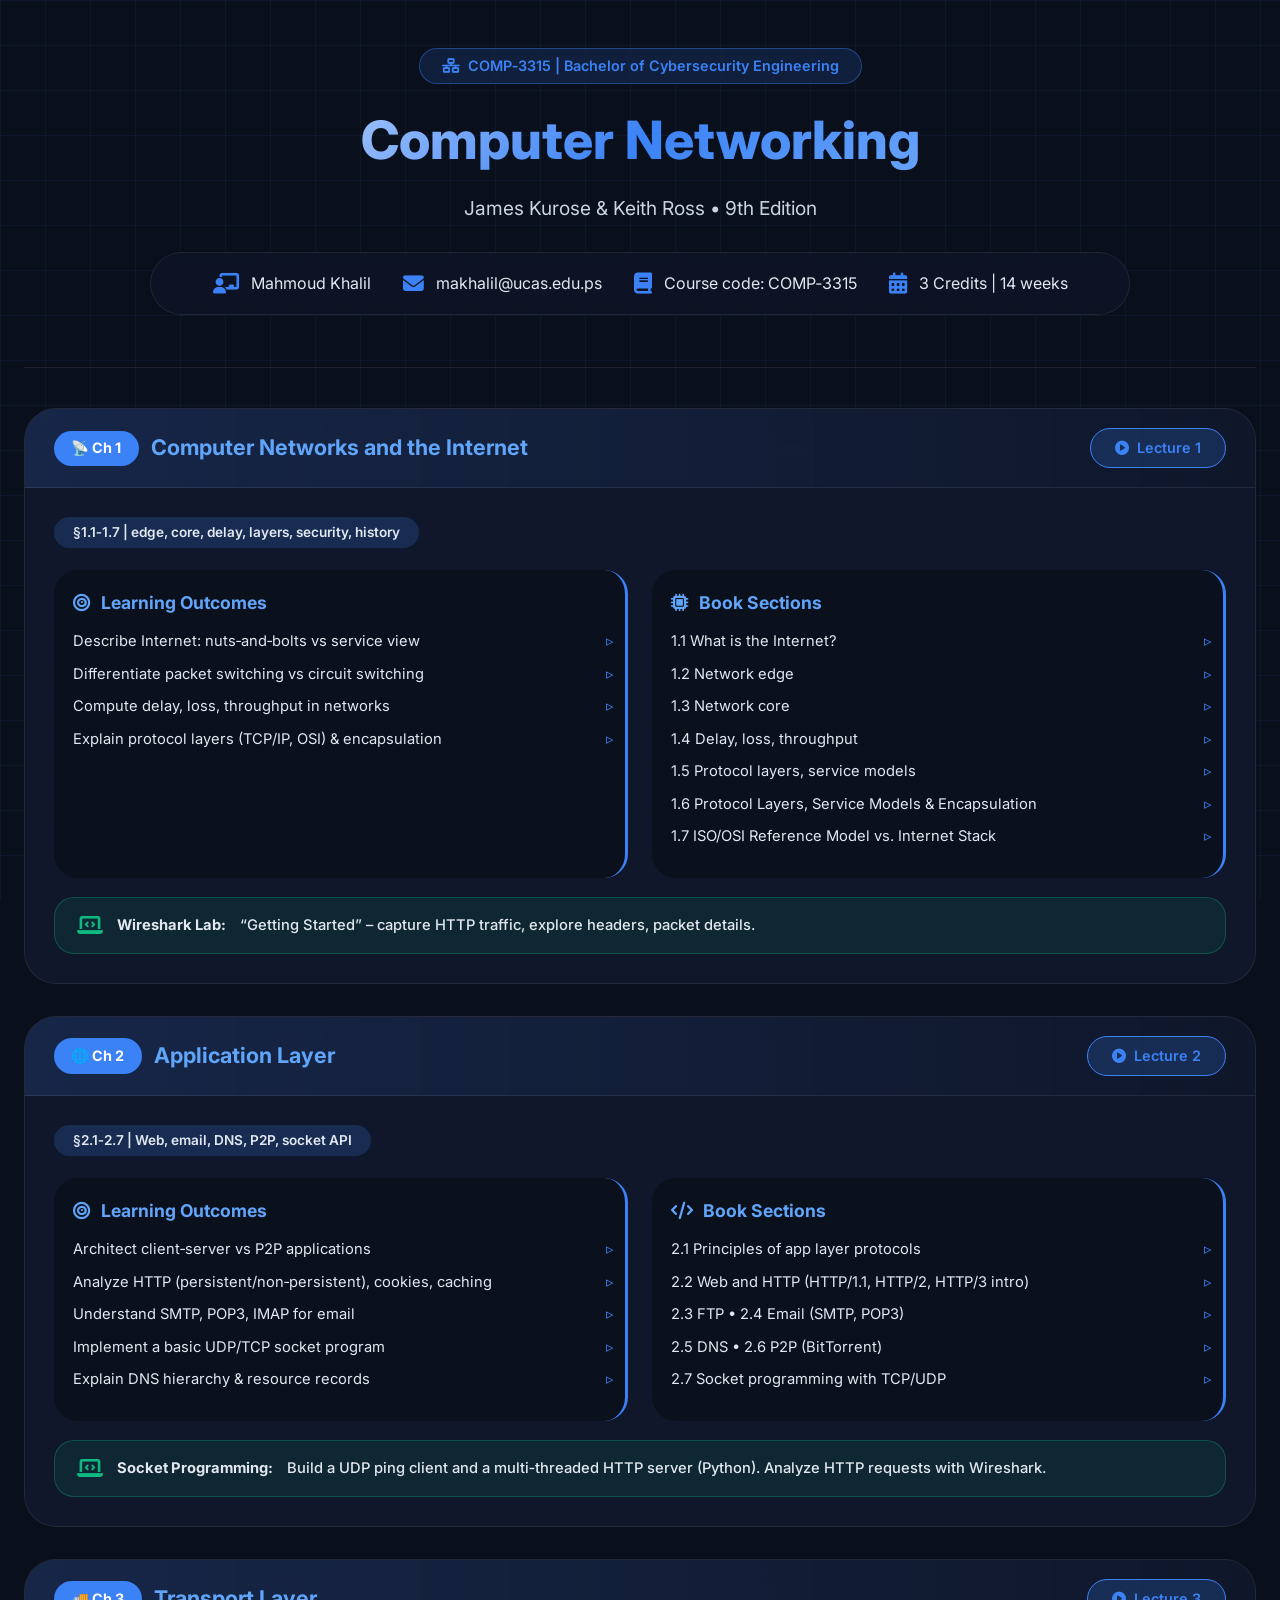
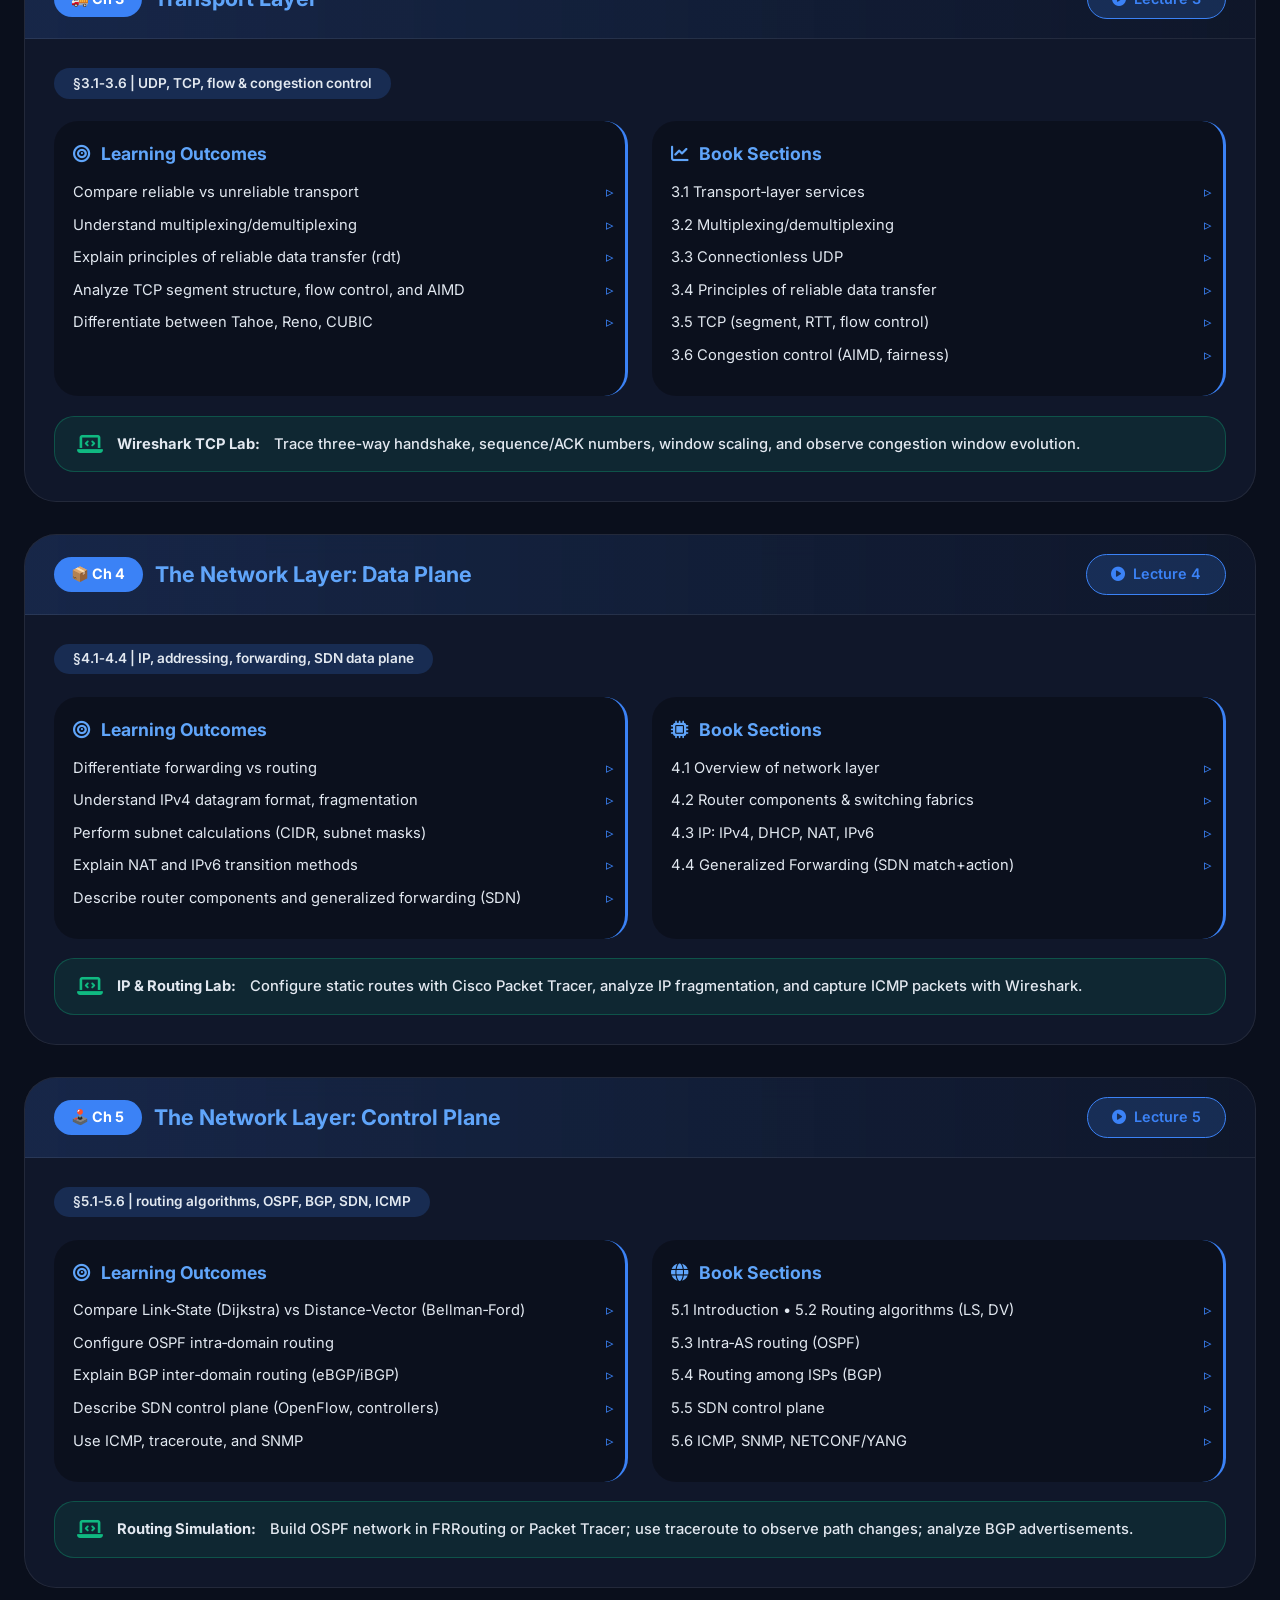
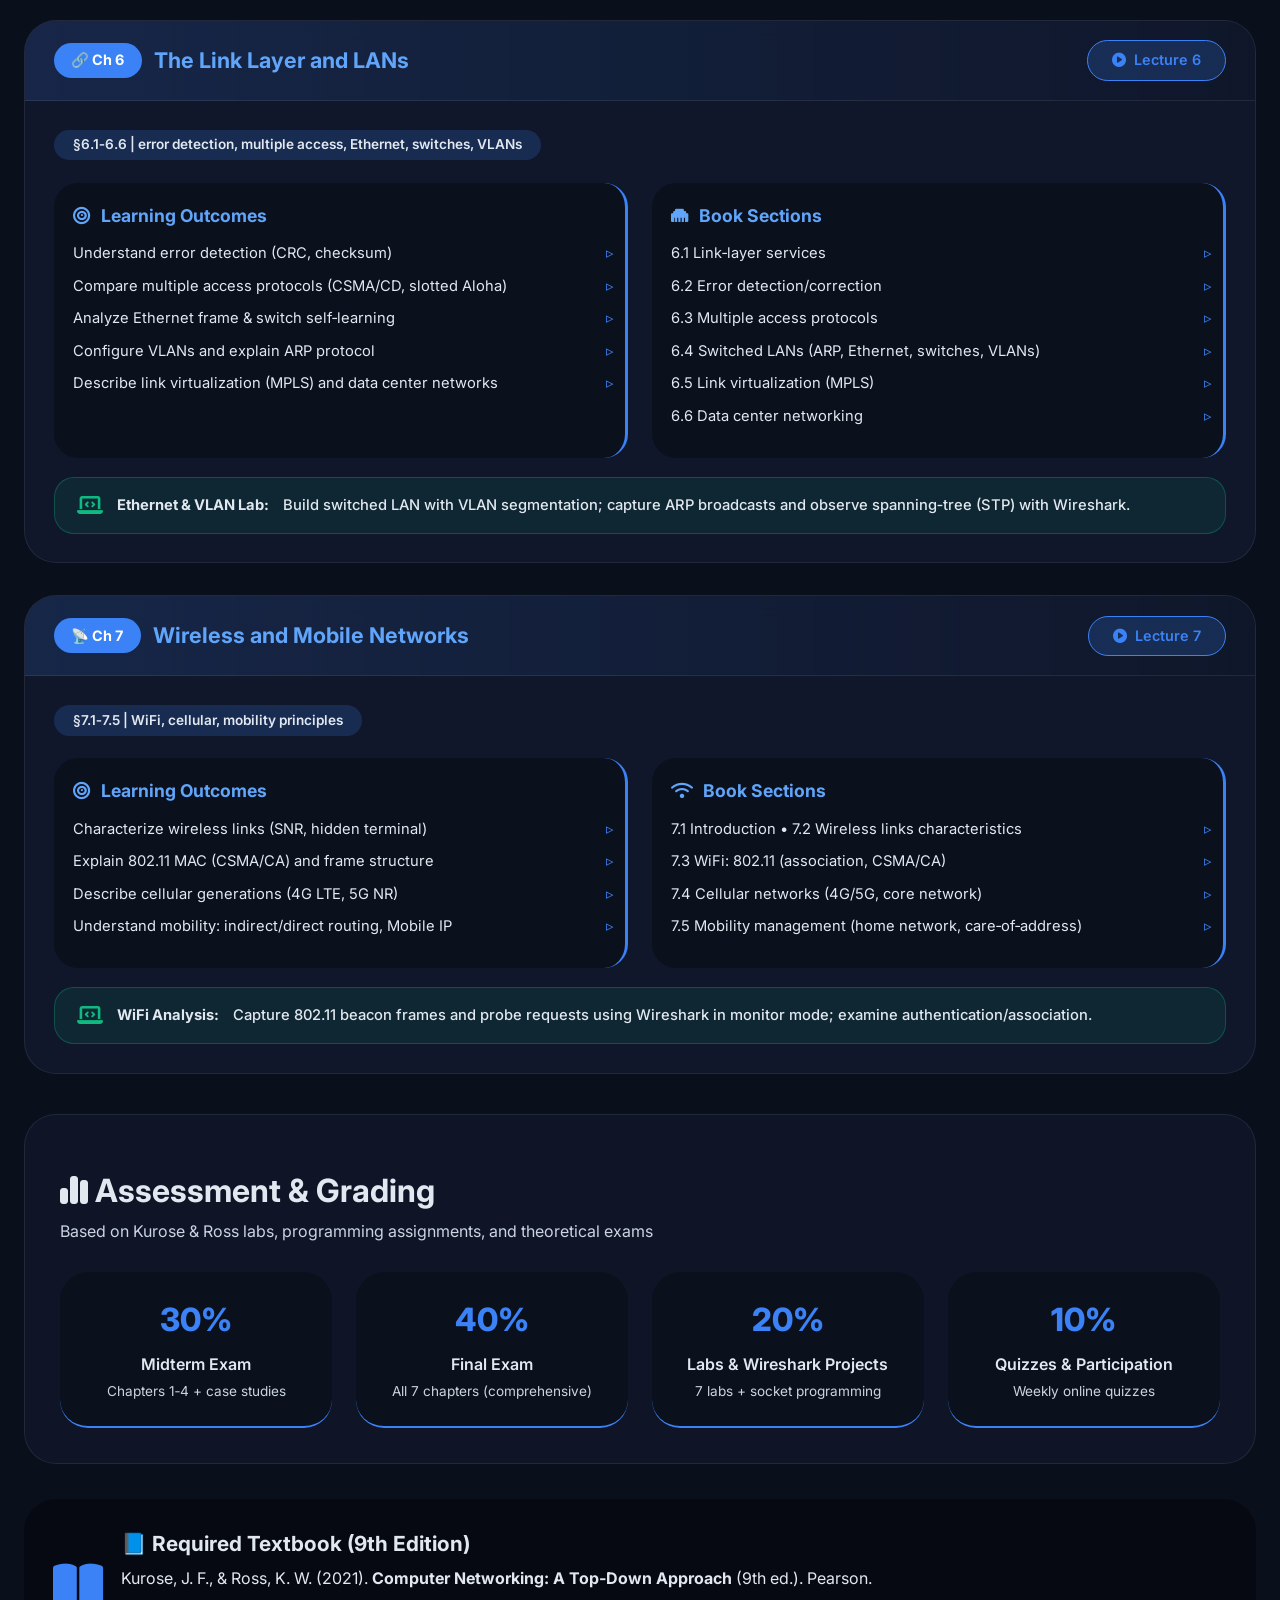
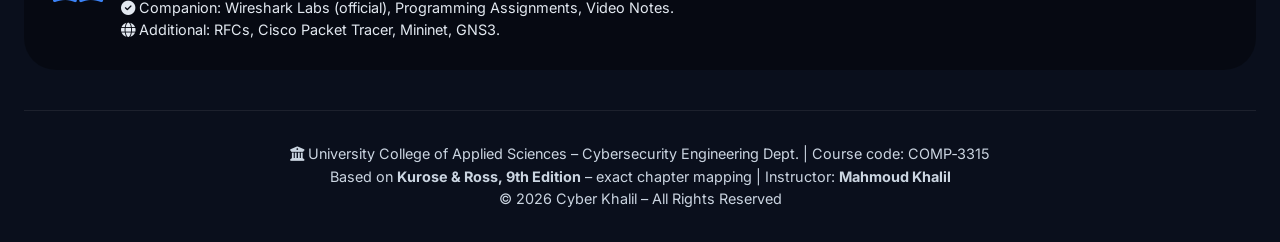
<file: index.html>
<!doctype html>
<html lang="en">
  <head>
    <meta charset="UTF-8" />
    <meta
      name="viewport"
      content="width=device-width, initial-scale=1.0, user-scalable=yes"
    />
    <title>COMP-3315 | Computer Networking</title>
    <link
      href="https://fonts.googleapis.com/css2?family=Inter:opsz,wght@14..32,400;14..32,500;14..32,600;14..32,700;14..32,800&display=swap"
      rel="stylesheet"
      onerror="this.remove()"
    />
    <link
      rel="stylesheet"
      href="https://cdnjs.cloudflare.com/ajax/libs/font-awesome/6.4.0/css/all.min.css"
      onerror="this.remove()"
    />

    <link rel="stylesheet" href="styles.css" />
    <style>
      /* تعديلات صغيرة إضافية */
      @media (max-width: 780px) {
        .instructor-panel {
          gap: 16px;
          padding: 14px 18px;
        }

        .container {
          padding: 0 16px;
        }

        .course-header h1 {
          font-size: clamp(1.8rem, 6vw, 2.8rem);
        }
      }

      @media (max-width: 480px) {
        .instructor-item span {
          font-size: 0.85rem;
        }
      }
    </style>
  </head>

  <body>
    <div class="bg-grid"></div>
    <div class="container">
      <div class="course-header">
        <div class="course-badge">
          <i class="fas fa-network-wired"></i> COMP‑3315 | Bachelor of
          Cybersecurity Engineering
        </div>
        <h1>Computer Networking</h1>
        <div class="course-sub">James Kurose & Keith Ross • 9th Edition</div>
        <div class="instructor-panel">
          <div class="instructor-item">
            <i class="fas fa-chalkboard-user"></i> <span>Mahmoud Khalil</span>
          </div>
          <div class="instructor-item">
            <i class="fas fa-envelope"></i> <span>makhalil@ucas.edu.ps</span>
          </div>
          <div class="instructor-item">
            <i class="fas fa-book"></i> <span>Course code: COMP‑3315</span>
          </div>
          <div class="instructor-item">
            <i class="fas fa-calendar-alt"></i>
            <span>3 Credits | 14 weeks</span>
          </div>
        </div>
      </div>

      <div class="weeks-container">
        <!-- CHAPTER 1 -->
        <div class="week-card">
          <div class="week-header-bar">
            <span class="chapter-number">📡 Ch 1</span>
            <span class="chapter-title-main"
              >Computer Networks and the Internet</span
            >
            <a href="lecture1.html" class="lecture-btn"
              ><i class="fas fa-play-circle"></i> Lecture 1</a
            >
          </div>
          <div class="week-body">
            <div class="week-meta">
              <span class="chapter-topic"
                >§1.1‑1.7 | edge, core, delay, layers, security, history</span
              >
            </div>
            <div class="content-grid">
              <div class="info-box">
                <h4><i class="fas fa-bullseye"></i> Learning Outcomes</h4>
                <ul>
                  <li>Describe Internet: nuts‑and‑bolts vs service view</li>
                  <li>Differentiate packet switching vs circuit switching</li>
                  <li>Compute delay, loss, throughput in networks</li>
                  <li>Explain protocol layers (TCP/IP, OSI) & encapsulation</li>
                </ul>
              </div>
              <div class="info-box">
                <h4><i class="fas fa-microchip"></i> Book Sections</h4>
                <ul>
                  <li>1.1 What is the Internet?</li>
                  <li>1.2 Network edge</li>
                  <li>1.3 Network core</li>
                  <li>1.4 Delay, loss, throughput</li>
                  <li>1.5 Protocol layers, service models</li>
                  <li>
                    1.6 Protocol Layers, Service Models &amp; Encapsulation
                  </li>
                  <li>1.7 ISO/OSI Reference Model vs. Internet Stack</li>
                </ul>
              </div>
            </div>
            <div class="practical-lab">
              <i class="fas fa-laptop-code"></i>
              <strong>Wireshark Lab:</strong> “Getting Started” – capture HTTP
              traffic, explore headers, packet details.
            </div>
          </div>
        </div>

        <!-- CHAPTER 2 -->
        <div class="week-card">
          <div class="week-header-bar">
            <span class="chapter-number">🌐 Ch 2</span>
            <span class="chapter-title-main">Application Layer</span>
            <a href="lecture2.html" class="lecture-btn"
              ><i class="fas fa-play-circle"></i> Lecture 2</a
            >
          </div>
          <div class="week-body">
            <div class="week-meta">
              <span class="chapter-topic"
                >§2.1‑2.7 | Web, email, DNS, P2P, socket API</span
              >
            </div>
            <div class="content-grid">
              <div class="info-box">
                <h4><i class="fas fa-bullseye"></i> Learning Outcomes</h4>
                <ul>
                  <li>Architect client‑server vs P2P applications</li>
                  <li>
                    Analyze HTTP (persistent/non‑persistent), cookies, caching
                  </li>
                  <li>Understand SMTP, POP3, IMAP for email</li>
                  <li>Implement a basic UDP/TCP socket program</li>
                  <li>Explain DNS hierarchy & resource records</li>
                </ul>
              </div>
              <div class="info-box">
                <h4><i class="fas fa-code"></i> Book Sections</h4>
                <ul>
                  <li>2.1 Principles of app layer protocols</li>
                  <li>2.2 Web and HTTP (HTTP/1.1, HTTP/2, HTTP/3 intro)</li>
                  <li>2.3 FTP • 2.4 Email (SMTP, POP3)</li>
                  <li>2.5 DNS • 2.6 P2P (BitTorrent)</li>
                  <li>2.7 Socket programming with TCP/UDP</li>
                </ul>
              </div>
            </div>
            <div class="practical-lab">
              <i class="fas fa-laptop-code"></i>
              <strong>Socket Programming:</strong> Build a UDP ping client and a
              multi‑threaded HTTP server (Python). Analyze HTTP requests with
              Wireshark.
            </div>
          </div>
        </div>

        <!-- CHAPTER 3 -->
        <div class="week-card">
          <div class="week-header-bar">
            <span class="chapter-number">🚚 Ch 3</span>
            <span class="chapter-title-main">Transport Layer</span>
            <a href="lecture3.html" class="lecture-btn"
              ><i class="fas fa-play-circle"></i> Lecture 3</a
            >
          </div>
          <div class="week-body">
            <div class="week-meta">
              <span class="chapter-topic"
                >§3.1‑3.6 | UDP, TCP, flow & congestion control</span
              >
            </div>
            <div class="content-grid">
              <div class="info-box">
                <h4><i class="fas fa-bullseye"></i> Learning Outcomes</h4>
                <ul>
                  <li>Compare reliable vs unreliable transport</li>
                  <li>Understand multiplexing/demultiplexing</li>
                  <li>Explain principles of reliable data transfer (rdt)</li>
                  <li>Analyze TCP segment structure, flow control, and AIMD</li>
                  <li>Differentiate between Tahoe, Reno, CUBIC</li>
                </ul>
              </div>
              <div class="info-box">
                <h4><i class="fas fa-chart-line"></i> Book Sections</h4>
                <ul>
                  <li>3.1 Transport‑layer services</li>
                  <li>3.2 Multiplexing/demultiplexing</li>
                  <li>3.3 Connectionless UDP</li>
                  <li>3.4 Principles of reliable data transfer</li>
                  <li>3.5 TCP (segment, RTT, flow control)</li>
                  <li>3.6 Congestion control (AIMD, fairness)</li>
                </ul>
              </div>
            </div>
            <div class="practical-lab">
              <i class="fas fa-laptop-code"></i>
              <strong>Wireshark TCP Lab:</strong> Trace three‑way handshake,
              sequence/ACK numbers, window scaling, and observe congestion
              window evolution.
            </div>
          </div>
        </div>

        <!-- CHAPTER 4 -->
        <div class="week-card">
          <div class="week-header-bar">
            <span class="chapter-number">📦 Ch 4</span>
            <span class="chapter-title-main"
              >The Network Layer: Data Plane</span
            >
            <a href="lecture4.html" class="lecture-btn"
              ><i class="fas fa-play-circle"></i> Lecture 4</a
            >
          </div>
          <div class="week-body">
            <div class="week-meta">
              <span class="chapter-topic"
                >§4.1‑4.4 | IP, addressing, forwarding, SDN data plane</span
              >
            </div>
            <div class="content-grid">
              <div class="info-box">
                <h4><i class="fas fa-bullseye"></i> Learning Outcomes</h4>
                <ul>
                  <li>Differentiate forwarding vs routing</li>
                  <li>Understand IPv4 datagram format, fragmentation</li>
                  <li>Perform subnet calculations (CIDR, subnet masks)</li>
                  <li>Explain NAT and IPv6 transition methods</li>
                  <li>
                    Describe router components and generalized forwarding (SDN)
                  </li>
                </ul>
              </div>
              <div class="info-box">
                <h4><i class="fas fa-microchip"></i> Book Sections</h4>
                <ul>
                  <li>4.1 Overview of network layer</li>
                  <li>4.2 Router components & switching fabrics</li>
                  <li>4.3 IP: IPv4, DHCP, NAT, IPv6</li>
                  <li>4.4 Generalized Forwarding (SDN match+action)</li>
                </ul>
              </div>
            </div>
            <div class="practical-lab">
              <i class="fas fa-laptop-code"></i>
              <strong>IP & Routing Lab:</strong> Configure static routes with
              Cisco Packet Tracer, analyze IP fragmentation, and capture ICMP
              packets with Wireshark.
            </div>
          </div>
        </div>

        <!-- CHAPTER 5 -->
        <div class="week-card">
          <div class="week-header-bar">
            <span class="chapter-number">🕹️ Ch 5</span>
            <span class="chapter-title-main"
              >The Network Layer: Control Plane</span
            >
            <a href="lecture5.html" class="lecture-btn"
              ><i class="fas fa-play-circle"></i> Lecture 5</a
            >
          </div>
          <div class="week-body">
            <div class="week-meta">
              <span class="chapter-topic"
                >§5.1‑5.6 | routing algorithms, OSPF, BGP, SDN, ICMP</span
              >
            </div>
            <div class="content-grid">
              <div class="info-box">
                <h4><i class="fas fa-bullseye"></i> Learning Outcomes</h4>
                <ul>
                  <li>
                    Compare Link‑State (Dijkstra) vs Distance‑Vector
                    (Bellman‑Ford)
                  </li>
                  <li>Configure OSPF intra‑domain routing</li>
                  <li>Explain BGP inter‑domain routing (eBGP/iBGP)</li>
                  <li>Describe SDN control plane (OpenFlow, controllers)</li>
                  <li>Use ICMP, traceroute, and SNMP</li>
                </ul>
              </div>
              <div class="info-box">
                <h4><i class="fas fa-globe"></i> Book Sections</h4>
                <ul>
                  <li>5.1 Introduction • 5.2 Routing algorithms (LS, DV)</li>
                  <li>5.3 Intra‑AS routing (OSPF)</li>
                  <li>5.4 Routing among ISPs (BGP)</li>
                  <li>5.5 SDN control plane</li>
                  <li>5.6 ICMP, SNMP, NETCONF/YANG</li>
                </ul>
              </div>
            </div>
            <div class="practical-lab">
              <i class="fas fa-laptop-code"></i>
              <strong>Routing Simulation:</strong> Build OSPF network in
              FRRouting or Packet Tracer; use traceroute to observe path
              changes; analyze BGP advertisements.
            </div>
          </div>
        </div>

        <!-- CHAPTER 6 -->
        <div class="week-card">
          <div class="week-header-bar">
            <span class="chapter-number">🔗 Ch 6</span>
            <span class="chapter-title-main">The Link Layer and LANs</span>
            <a href="lecture6.html" class="lecture-btn"
              ><i class="fas fa-play-circle"></i> Lecture 6</a
            >
          </div>
          <div class="week-body">
            <div class="week-meta">
              <span class="chapter-topic"
                >§6.1‑6.6 | error detection, multiple access, Ethernet,
                switches, VLANs</span
              >
            </div>
            <div class="content-grid">
              <div class="info-box">
                <h4><i class="fas fa-bullseye"></i> Learning Outcomes</h4>
                <ul>
                  <li>Understand error detection (CRC, checksum)</li>
                  <li>
                    Compare multiple access protocols (CSMA/CD, slotted Aloha)
                  </li>
                  <li>Analyze Ethernet frame & switch self‑learning</li>
                  <li>Configure VLANs and explain ARP protocol</li>
                  <li>
                    Describe link virtualization (MPLS) and data center networks
                  </li>
                </ul>
              </div>
              <div class="info-box">
                <h4><i class="fas fa-ethernet"></i> Book Sections</h4>
                <ul>
                  <li>6.1 Link‑layer services</li>
                  <li>6.2 Error detection/correction</li>
                  <li>6.3 Multiple access protocols</li>
                  <li>6.4 Switched LANs (ARP, Ethernet, switches, VLANs)</li>
                  <li>6.5 Link virtualization (MPLS)</li>
                  <li>6.6 Data center networking</li>
                </ul>
              </div>
            </div>
            <div class="practical-lab">
              <i class="fas fa-laptop-code"></i>
              <strong>Ethernet & VLAN Lab:</strong> Build switched LAN with VLAN
              segmentation; capture ARP broadcasts and observe spanning‑tree
              (STP) with Wireshark.
            </div>
          </div>
        </div>

        <!-- CHAPTER 7 -->
        <div class="week-card">
          <div class="week-header-bar">
            <span class="chapter-number">📡 Ch 7</span>
            <span class="chapter-title-main">Wireless and Mobile Networks</span>
            <a href="lecture7.html" class="lecture-btn"
              ><i class="fas fa-play-circle"></i> Lecture 7</a
            >
          </div>
          <div class="week-body">
            <div class="week-meta">
              <span class="chapter-topic"
                >§7.1‑7.5 | WiFi, cellular, mobility principles</span
              >
            </div>
            <div class="content-grid">
              <div class="info-box">
                <h4><i class="fas fa-bullseye"></i> Learning Outcomes</h4>
                <ul>
                  <li>Characterize wireless links (SNR, hidden terminal)</li>
                  <li>Explain 802.11 MAC (CSMA/CA) and frame structure</li>
                  <li>Describe cellular generations (4G LTE, 5G NR)</li>
                  <li>
                    Understand mobility: indirect/direct routing, Mobile IP
                  </li>
                </ul>
              </div>
              <div class="info-box">
                <h4><i class="fas fa-wifi"></i> Book Sections</h4>
                <ul>
                  <li>7.1 Introduction • 7.2 Wireless links characteristics</li>
                  <li>7.3 WiFi: 802.11 (association, CSMA/CA)</li>
                  <li>7.4 Cellular networks (4G/5G, core network)</li>
                  <li>
                    7.5 Mobility management (home network, care‑of‑address)
                  </li>
                </ul>
              </div>
            </div>
            <div class="practical-lab">
              <i class="fas fa-laptop-code"></i>
              <strong>WiFi Analysis:</strong> Capture 802.11 beacon frames and
              probe requests using Wireshark in monitor mode; examine
              authentication/association.
            </div>
          </div>
        </div>
      </div>

      <!-- Assessment & grading block -->
      <div class="assessment-block">
        <h2><i class="fas fa-chart-simple"></i> Assessment & Grading</h2>
        <p class="section-desc">
          Based on Kurose & Ross labs, programming assignments, and theoretical
          exams
        </p>
        <div class="assess-grid">
          <div class="assess-card">
            <h3>30%</h3>
            <p>Midterm Exam</p>
            <small>Chapters 1‑4 + case studies</small>
          </div>
          <div class="assess-card">
            <h3>40%</h3>
            <p>Final Exam</p>
            <small>All 7 chapters (comprehensive)</small>
          </div>
          <div class="assess-card">
            <h3>20%</h3>
            <p>Labs & Wireshark Projects</p>
            <small>7 labs + socket programming</small>
          </div>
          <div class="assess-card">
            <h3>10%</h3>
            <p>Quizzes & Participation</p>
            <small>Weekly online quizzes</small>
          </div>
        </div>
      </div>

      <!-- Textbook section -->
      <div class="textbook-section">
        <div
          style="display: flex; align-items: center; gap: 18px; flex-wrap: wrap"
        >
          <div>
            <i
              class="fas fa-book-open"
              style="font-size: 2.8rem; color: var(--primary)"
            ></i>
          </div>
          <div>
            <h3 style="font-size: 1.3rem">
              📘 Required Textbook (9th Edition)
            </h3>
            <p style="margin: 6px 0">
              Kurose, J. F., & Ross, K. W. (2021).
              <strong>Computer Networking: A Top‑Down Approach</strong> (9th
              ed.). Pearson.
            </p>
            <p style="font-size: 0.9rem">
              <i class="fas fa-check-circle"></i> Companion: Wireshark Labs
              (official), Programming Assignments, Video Notes.
            </p>
            <p style="font-size: 0.9rem">
              <i class="fas fa-globe"></i> Additional: RFCs, Cisco Packet
              Tracer, Mininet, GNS3.
            </p>
          </div>
        </div>
      </div>
      <footer>
        <p>
          <i class="fas fa-university"></i> University College of Applied
          Sciences – Cybersecurity Engineering Dept. | Course code: COMP‑3315
        </p>
        <p>
          Based on <strong>Kurose & Ross, 9th Edition</strong> – exact chapter
          mapping | Instructor: <strong>Mahmoud Khalil</strong>
        </p>
        <p class="copyright-year">
          © <span id="current-year"></span> Cyber Khalil – All Rights Reserved
        </p>
      </footer>
    </div>

    <script src="scripts.js" defer></script>
    <script>
      // تعيين السنة الحالية تلقائياً
      document.getElementById("current-year").textContent =
        new Date().getFullYear();
    </script>
  </body>
</html>
</file>
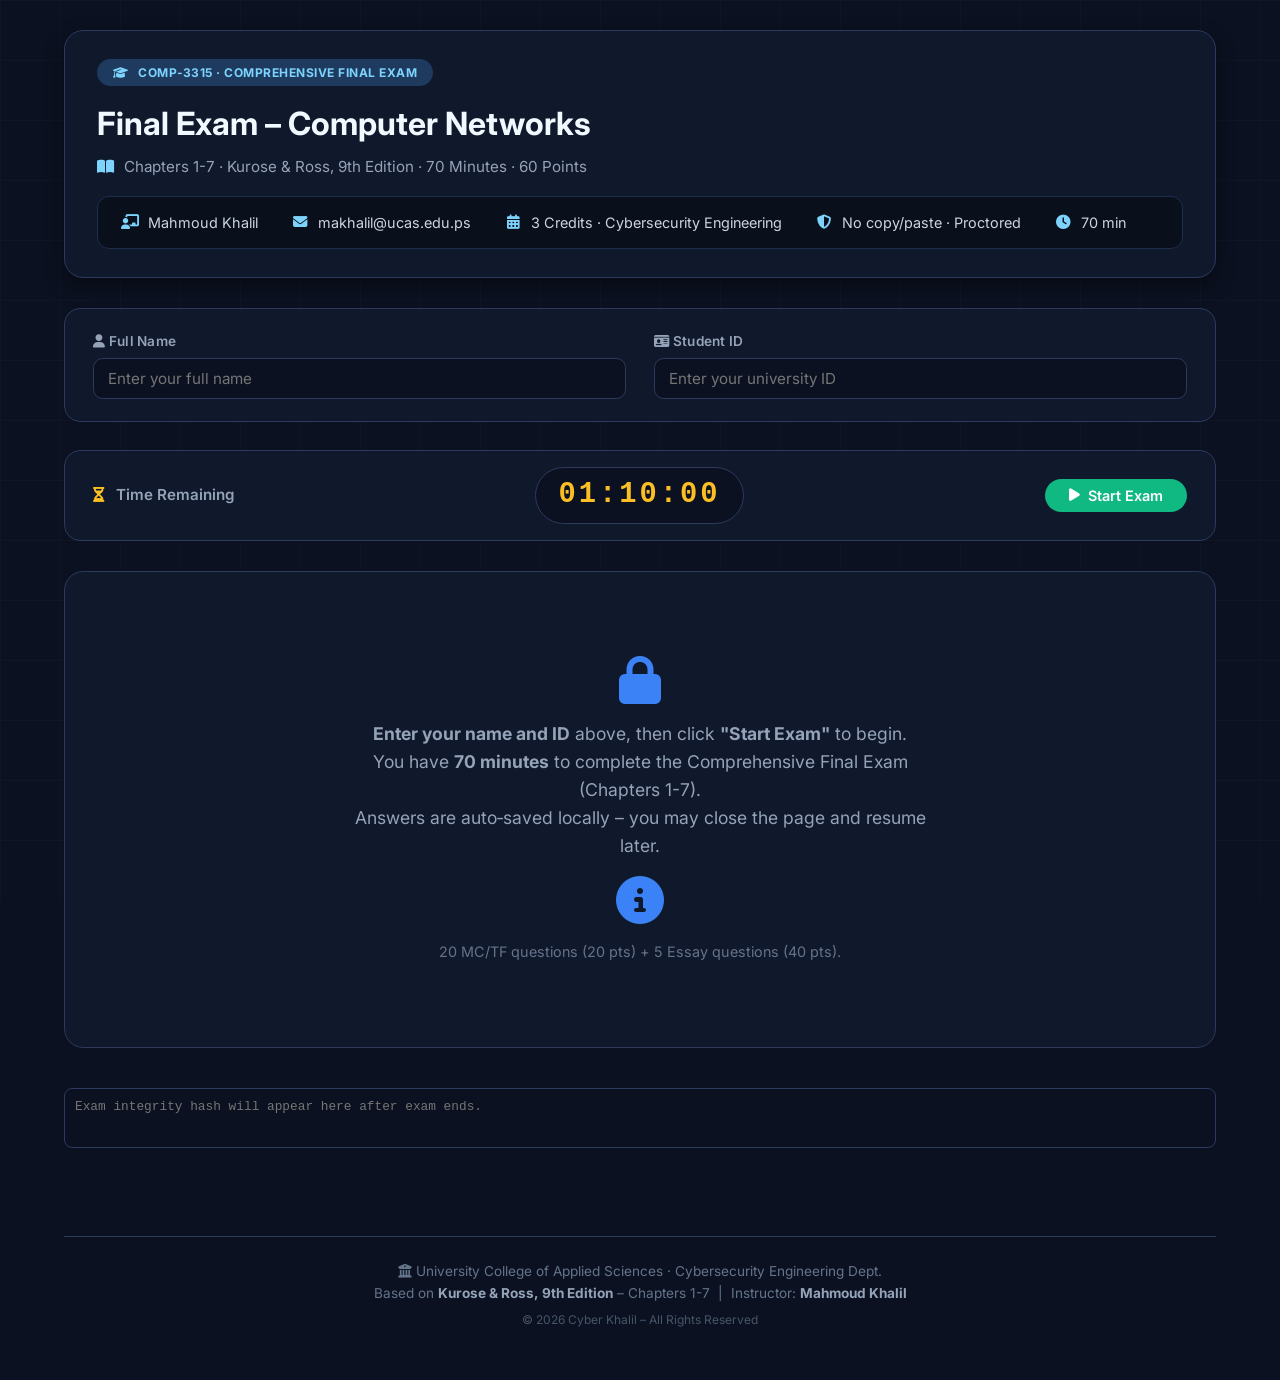
<file: FinalExam.html>
<!doctype html>
<html lang="en">
  <head>
    <meta charset="UTF-8" />
    <meta
      name="viewport"
      content="width=device-width, initial-scale=1.0, user-scalable=yes"
    />
    <title>COMP-3315 | Comprehensive Final Exam – Chapters 1-7</title>
    <link
      href="https://fonts.googleapis.com/css2?family=Inter:opsz,wght@14..32,400;14..32,500;14..32,600;14..32,700;14..32,800&display=swap"
      rel="stylesheet"
      onerror="this.remove()"
    />
    <link
      rel="stylesheet"
      href="https://cdnjs.cloudflare.com/ajax/libs/font-awesome/6.4.0/css/all.min.css"
      onerror="this.remove()"
    />
    <style>
      /* ========== GLOBAL RESET & BASE ========== */
      * {
        margin: 0;
        padding: 0;
        box-sizing: border-box;
      }

      body {
        font-family: "Inter", "Segoe UI", sans-serif;
        background: #0b1120;
        color: #e2e8f0;
        line-height: 1.6;
        min-height: 100vh;
        position: relative;
        user-select: none;
        -webkit-user-select: none;
      }

      input,
      textarea,
      select {
        user-select: text;
        -webkit-user-select: text;
      }

      .bg-grid {
        position: fixed;
        top: 0;
        left: 0;
        width: 100%;
        height: 100%;
        z-index: 0;
        background-image:
          linear-gradient(rgba(30, 50, 80, 0.15) 1px, transparent 1px),
          linear-gradient(90deg, rgba(30, 50, 80, 0.15) 1px, transparent 1px);
        background-size: 60px 60px;
        pointer-events: none;
      }

      .container {
        position: relative;
        z-index: 1;
        max-width: 1200px;
        margin: 0 auto;
        padding: 30px 24px 50px;
      }

      /* ========== HEADER ========== */
      .exam-header {
        background: rgba(18, 25, 45, 0.92);
        backdrop-filter: blur(2px);
        border: 1px solid #2d3a5e;
        border-radius: 1.2rem;
        padding: 28px 32px;
        margin-bottom: 30px;
        box-shadow: 0 8px 20px rgba(0, 0, 0, 0.4);
      }

      .exam-header .badge {
        display: inline-block;
        background: #1e3a5f;
        color: #7dd3fc;
        font-size: 0.75rem;
        font-weight: 700;
        letter-spacing: 0.5px;
        padding: 4px 16px;
        border-radius: 30px;
        margin-bottom: 12px;
        text-transform: uppercase;
      }

      .exam-header .badge i {
        margin-right: 6px;
      }

      .exam-header h1 {
        font-size: 2rem;
        font-weight: 700;
        color: #f0f9ff;
        margin-bottom: 6px;
      }

      .exam-header .sub {
        color: #94a3b8;
        font-size: 0.95rem;
      }
      .exam-header .sub i {
        color: #7dd3fc;
        margin-right: 6px;
      }

      .instructor-panel {
        display: flex;
        flex-wrap: wrap;
        gap: 18px 32px;
        background: rgba(0, 0, 0, 0.35);
        border-radius: 0.75rem;
        padding: 14px 22px;
        margin-top: 16px;
        border: 1px solid #1e2d4a;
      }

      .instructor-item {
        display: flex;
        align-items: center;
        gap: 8px;
        font-size: 0.9rem;
        color: #cbd5e1;
      }

      .instructor-item i {
        color: #7dd3fc;
        width: 20px;
        text-align: center;
      }

      /* ========== STUDENT INFO ========== */
      .student-info-card {
        background: rgba(18, 25, 45, 0.92);
        backdrop-filter: blur(2px);
        border: 1px solid #2d3a5e;
        border-radius: 1rem;
        padding: 22px 28px;
        margin-bottom: 28px;
        display: flex;
        gap: 28px;
        flex-wrap: wrap;
      }

      .info-item {
        flex: 1;
        min-width: 220px;
      }

      .info-item label {
        display: block;
        font-weight: 600;
        font-size: 0.85rem;
        color: #94a3b8;
        margin-bottom: 6px;
        letter-spacing: 0.3px;
      }

      .info-item input {
        width: 100%;
        padding: 10px 14px;
        background: #0b1120;
        border: 1.5px solid #2d3a5e;
        border-radius: 0.6rem;
        color: #e2e8f0;
        font-family: "Inter", sans-serif;
        font-size: 0.95rem;
        transition: 0.2s;
      }

      .info-item input:focus {
        outline: none;
        border-color: #3b82f6;
        box-shadow: 0 0 0 3px rgba(59, 130, 246, 0.15);
      }

      .info-item input:disabled {
        opacity: 0.6;
        cursor: not-allowed;
      }

      /* ========== TIMER BAR ========== */
      .timer-bar {
        background: rgba(18, 25, 45, 0.92);
        backdrop-filter: blur(2px);
        border: 1px solid #2d3a5e;
        border-radius: 1rem;
        padding: 16px 28px;
        margin-bottom: 30px;
        display: flex;
        justify-content: space-between;
        align-items: center;
        flex-wrap: wrap;
        gap: 14px;
      }

      .timer-bar .label {
        font-weight: 600;
        color: #94a3b8;
        font-size: 0.95rem;
      }
      .timer-bar .label i {
        color: #fbbf24;
        margin-right: 8px;
      }

      .timer {
        font-family: "Courier New", monospace;
        font-size: 1.8rem;
        font-weight: 700;
        background: #0b1120;
        color: #fbbf24;
        padding: 4px 22px;
        border-radius: 50px;
        letter-spacing: 3px;
        border: 1px solid #2d3a5e;
      }

      .timer-bar .actions {
        display: flex;
        gap: 12px;
        flex-wrap: wrap;
      }

      .btn {
        border: none;
        padding: 8px 24px;
        border-radius: 40px;
        font-weight: 600;
        font-size: 0.9rem;
        cursor: pointer;
        transition: 0.2s;
        font-family: "Inter", sans-serif;
        display: inline-flex;
        align-items: center;
        gap: 8px;
      }

      .btn-success {
        background: #10b981;
        color: #fff;
      }
      .btn-success:hover {
        background: #059669;
        transform: translateY(-2px);
      }
      .btn-success:disabled {
        opacity: 0.5;
        cursor: not-allowed;
        transform: none;
      }

      .btn-primary {
        background: #2563eb;
        color: #fff;
      }
      .btn-primary:hover {
        background: #1d4ed8;
        transform: translateY(-2px);
      }
      .btn-primary:disabled {
        opacity: 0.5;
        cursor: not-allowed;
        transform: none;
      }

      .btn-danger {
        background: #dc2626;
        color: #fff;
      }
      .btn-danger:hover {
        background: #b91c1c;
        transform: translateY(-2px);
      }
      .btn-danger:disabled {
        opacity: 0.5;
        cursor: not-allowed;
        transform: none;
      }

      .btn-warning {
        background: #f59e0b;
        color: #fff;
      }
      .btn-warning:hover {
        background: #d97706;
        transform: translateY(-2px);
      }
      .btn-warning:disabled {
        opacity: 0.5;
        cursor: not-allowed;
        transform: none;
      }

      .btn-secondary {
        background: #475569;
        color: #fff;
      }
      .btn-secondary:hover {
        background: #334155;
        transform: translateY(-2px);
      }

      .expired-msg {
        color: #fca5a5;
        font-weight: 600;
        background: rgba(220, 38, 38, 0.15);
        padding: 6px 16px;
        border-radius: 40px;
        font-size: 0.85rem;
        border: 1px solid rgba(220, 38, 38, 0.3);
      }

      #finishExamBtn,
      #downloadPdfBtn {
        display: none;
      }

      /* ========== EXAM CONTAINER ========== */
      .exam-container {
        background: rgba(18, 25, 45, 0.92);
        backdrop-filter: blur(2px);
        border: 1px solid #2d3a5e;
        border-radius: 1.2rem;
        padding: 24px 28px;
        min-height: 300px;
      }

      .exam-placeholder {
        text-align: center;
        padding: 60px 20px;
        color: #94a3b8;
      }

      .exam-placeholder i {
        font-size: 3rem;
        color: #3b82f6;
        margin-bottom: 16px;
        display: block;
      }

      .exam-placeholder p {
        font-size: 1.1rem;
        max-width: 600px;
        margin: 0 auto;
      }

      /* ========== QUESTION CARDS ========== */
      .question-card {
        background: rgba(0, 0, 0, 0.3);
        border: 1px solid #2d3a5e;
        border-radius: 0.9rem;
        margin-bottom: 24px;
        overflow: visible;
        transition: 0.2s;
      }

      .question-card:last-child {
        margin-bottom: 0;
      }

      .question-card .q-header {
        background: rgba(15, 25, 45, 0.7);
        padding: 14px 22px;
        border-bottom: 1px solid #2d3a5e;
        display: flex;
        align-items: center;
        gap: 12px;
        flex-wrap: wrap;
      }

      .question-card .q-header .q-num {
        display: inline-flex;
        align-items: center;
        justify-content: center;
        background: #2563eb;
        color: #fff;
        font-weight: 700;
        font-size: 0.8rem;
        width: 28px;
        height: 28px;
        border-radius: 50%;
        flex-shrink: 0;
      }

      .question-card .q-header .q-label {
        font-weight: 600;
        color: #7dd3fc;
        font-size: 0.95rem;
      }

      .question-card .q-header .q-chapter {
        margin-left: auto;
        font-size: 0.75rem;
        background: rgba(59, 130, 246, 0.15);
        padding: 2px 12px;
        border-radius: 20px;
        color: #94a3b8;
        border: 1px solid rgba(59, 130, 246, 0.2);
      }

      .question-card .q-body {
        padding: 20px 24px;
      }

      .question-card .q-text {
        background: rgba(0, 0, 0, 0.25);
        border-left: 4px solid #3b82f6;
        padding: 16px 20px;
        border-radius: 0.5rem;
        margin-bottom: 18px;
        font-size: 0.98rem;
        line-height: 1.7;
        color: #e2e8f0;
        unicode-bidi: plaintext;
        position: relative;
        overflow: hidden;
        min-height: 80px;
      }

      .question-card .q-text strong {
        color: #b9e6ff;
      }

      .question-card .q-text code {
        background: rgba(0, 0, 0, 0.4);
        color: #fbbf24;
        padding: 0.1rem 0.4rem;
        border-radius: 0.25rem;
        font-family: "Courier New", monospace;
        font-size: 0.9em;
      }

      /* ===== TRAP TEXT AS WATERMARK ===== */
      .trap-text {
        position: absolute;
        top: 50%;
        left: 50%;
        transform: translate(-50%, -50%);
        font-size: 2.2rem;
        font-weight: 700;
        color: #0b1120;
        opacity: 0.08;
        pointer-events: none;
        user-select: none;
        -webkit-user-select: none;
        white-space: nowrap;
        letter-spacing: 2px;
        text-align: center;
        width: 90%;
        z-index: 0;
        font-family: "Inter", sans-serif;
        text-shadow: none;
      }

      @media print {
        .trap-text {
          color: #ccc !important;
          opacity: 0.2 !important;
        }
      }

      /* ----- MC / TF Options ----- */
      .options-group {
        display: flex;
        flex-direction: column;
        gap: 10px;
        margin: 12px 0 6px 0;
      }

      .option-item {
        display: flex;
        align-items: flex-start;
        gap: 14px;
        padding: 6px 10px;
        border-radius: 0.4rem;
        transition: background 0.15s;
        cursor: pointer;
      }

      .option-item:hover {
        background: rgba(59, 130, 246, 0.08);
      }

      .option-item input[type="radio"] {
        margin-top: 4px;
        flex-shrink: 0;
        width: 18px;
        height: 18px;
        accent-color: #3b82f6;
        cursor: pointer;
      }

      .option-item label {
        font-size: 0.95rem;
        line-height: 1.5;
        color: #e2e8f0;
        cursor: pointer;
        flex: 1;
      }

      .option-item .option-label {
        font-weight: 600;
        color: #94a3b8;
        margin-right: 6px;
      }

      .tf-group {
        display: flex;
        gap: 24px;
        margin-top: 6px;
        flex-wrap: wrap;
      }

      .tf-group .tf-item {
        display: flex;
        align-items: center;
        gap: 10px;
        padding: 4px 12px 4px 8px;
        border-radius: 0.4rem;
        transition: background 0.15s;
        cursor: pointer;
      }

      .tf-group .tf-item:hover {
        background: rgba(59, 130, 246, 0.08);
      }

      .tf-group .tf-item input[type="radio"] {
        width: 18px;
        height: 18px;
        accent-color: #3b82f6;
        cursor: pointer;
        flex-shrink: 0;
      }

      .tf-group .tf-item label {
        font-weight: 500;
        color: #cbd5e1;
        cursor: pointer;
      }
      .tf-group .tf-true label {
        color: #34d399;
      }
      .tf-group .tf-false label {
        color: #f87171;
      }

      .question-card .answer-area label {
        display: block;
        font-weight: 600;
        font-size: 0.85rem;
        color: #94a3b8;
        margin-bottom: 8px;
      }

      .question-card .answer-area label i {
        color: #7dd3fc;
        margin-right: 6px;
      }

      .question-card textarea {
        width: 100%;
        min-height: 140px;
        padding: 14px 16px;
        background: #0b1120;
        border: 1.5px solid #2d3a5e;
        border-radius: 0.6rem;
        color: #e2e8f0;
        font-family: "Inter", sans-serif;
        font-size: 0.92rem;
        line-height: 1.7;
        resize: vertical;
        transition: 0.2s;
        unicode-bidi: plaintext;
        overflow-y: auto;
        overflow-x: hidden;
        max-height: 400px;
      }

      .question-card textarea:focus {
        outline: none;
        border-color: #3b82f6;
        box-shadow: 0 0 0 3px rgba(59, 130, 246, 0.12);
      }

      .question-card textarea:disabled {
        opacity: 0.6;
        cursor: not-allowed;
      }
      .question-card textarea::placeholder {
        color: #475569;
      }

      .print-answer {
        display: none;
        background: #0b1120;
        border: 1px solid #2d3a5e;
        border-radius: 0.5rem;
        padding: 14px 18px;
        margin-top: 10px;
        white-space: pre-wrap;
        word-wrap: break-word;
        color: #e2e8f0;
        font-size: 0.92rem;
        line-height: 1.7;
      }

      .print-student-data {
        display: none;
      }

      /* ========== INTEGRITY HASH BOX ========== */
      .integrity-hash-box {
        margin-top: 30px;
        padding: 10px 0;
        text-align: center;
      }

      .integrity-hash-textarea {
        width: 100%;
        min-height: 60px;
        background: #0b1120;
        border: 1px solid #2d3a5e;
        color: #131e38;
        font-family: "Courier New", monospace;
        font-size: 0.8rem;
        padding: 10px;
        border-radius: 0.5rem;
        resize: none;
      }

      .print-integrity-hash {
        display: none;
      }

      /* ========== BOTTOM BUTTON ========== */
      .bottom-actions {
        display: flex;
        justify-content: center;
        margin-top: 30px;
        gap: 16px;
        flex-wrap: wrap;
      }

      .bottom-actions .btn {
        padding: 12px 40px;
        font-size: 1rem;
      }

      /* ========== FOOTER ========== */
      .exam-footer {
        margin-top: 40px;
        padding-top: 24px;
        border-top: 1px solid #2d3a5e;
        text-align: center;
        font-size: 0.85rem;
        color: #64748b;
      }

      .exam-footer strong {
        color: #94a3b8;
      }

      /* ========== PASTE WARNING ========== */
      .paste-warning {
        position: fixed;
        bottom: 30px;
        left: 30px;
        background: #dc2626;
        color: #fff;
        padding: 12px 24px;
        border-radius: 50px;
        font-weight: 700;
        box-shadow: 0 4px 16px rgba(0, 0, 0, 0.4);
        z-index: 9999;
        animation: fadeOut 3.5s forwards;
        font-size: 0.9rem;
        display: flex;
        align-items: center;
        gap: 10px;
      }

      @keyframes fadeOut {
        0% {
          opacity: 1;
          transform: translateY(0);
        }
        70% {
          opacity: 1;
        }
        100% {
          opacity: 0;
          visibility: hidden;
          transform: translateY(20px);
        }
      }

      .fullscreen-warning {
        position: fixed;
        top: 0;
        left: 0;
        width: 100%;
        background: #b91c1c;
        color: white;
        text-align: center;
        padding: 12px;
        z-index: 9999;
        font-weight: 600;
        display: none;
      }

      /* ========== CONFIRMATION MODAL ========== */
      .modal-overlay {
        position: fixed;
        top: 0;
        left: 0;
        width: 100%;
        height: 100%;
        background: rgba(0, 0, 0, 0.75);
        z-index: 10000;
        display: none;
        align-items: center;
        justify-content: center;
        backdrop-filter: blur(4px);
      }

      .modal-overlay.active {
        display: flex;
      }

      .modal-box {
        background: #1e293b;
        border: 1px solid #2d3a5e;
        border-radius: 1rem;
        padding: 32px;
        max-width: 420px;
        width: 90%;
        text-align: center;
        box-shadow: 0 20px 40px rgba(0, 0, 0, 0.5);
        animation: modalIn 0.25s ease-out;
      }

      @keyframes modalIn {
        from {
          opacity: 0;
          transform: scale(0.9) translateY(-20px);
        }
        to {
          opacity: 1;
          transform: scale(1) translateY(0);
        }
      }

      .modal-icon {
        font-size: 2.8rem;
        color: #fbbf24;
        margin-bottom: 16px;
      }
      .modal-box h3 {
        color: #f0f9ff;
        font-size: 1.4rem;
        margin-bottom: 12px;
      }
      .modal-box p {
        color: #94a3b8;
        font-size: 0.95rem;
        margin-bottom: 24px;
        line-height: 1.6;
      }
      .modal-actions {
        display: flex;
        gap: 12px;
        justify-content: center;
      }
      .modal-actions .btn {
        padding: 10px 28px;
        font-size: 0.95rem;
      }

      /* ========== RETAKE NOTICE ========== */
      .retake-notice {
        background: rgba(30, 58, 95, 0.4);
        border: 1px solid #1e3a5f;
        border-radius: 0.75rem;
        padding: 14px 20px;
        margin-bottom: 20px;
        color: #7dd3fc;
        font-size: 0.9rem;
        display: none;
        align-items: center;
        gap: 10px;
      }

      .retake-notice i {
        color: #fbbf24;
        font-size: 1.1rem;
      }

      /* ========== RESPONSIVE ========== */
      @media (max-width: 780px) {
        .container {
          padding: 16px 12px 30px;
        }
        .exam-header {
          padding: 20px 18px;
        }
        .exam-header h1 {
          font-size: 1.5rem;
        }
        .student-info-card {
          padding: 16px 18px;
          gap: 16px;
        }
        .timer-bar {
          padding: 14px 18px;
          flex-direction: column;
          align-items: stretch;
          text-align: center;
        }
        .timer-bar .actions {
          justify-content: center;
        }
        .timer {
          font-size: 1.4rem;
          padding: 4px 14px;
        }
        .exam-container {
          padding: 16px 14px;
        }
        .question-card .q-body {
          padding: 14px 16px;
        }
        .question-card .q-text {
          padding: 12px 14px;
          font-size: 0.92rem;
          unicode-bidi: plaintext;
        }
        .question-card textarea {
          min-height: 110px;
          font-size: 0.88rem;
        }
        .instructor-panel {
          gap: 10px 20px;
          padding: 12px 16px;
          font-size: 0.8rem;
        }
        .bottom-actions .btn {
          width: 100%;
          justify-content: center;
        }
        .question-card .q-header .q-chapter {
          margin-left: 0;
          width: 100%;
          text-align: left;
        }
        .option-item {
          gap: 10px;
          padding: 4px 6px;
        }
        .tf-group {
          gap: 12px;
        }
        .trap-text {
          font-size: 1.5rem;
          opacity: 0.06;
        }
      }

      @media (max-width: 480px) {
        .exam-header h1 {
          font-size: 1.25rem;
        }
        .info-item {
          min-width: 100%;
        }
        .btn {
          font-size: 0.8rem;
          padding: 6px 16px;
        }
        .timer {
          font-size: 1.2rem;
        }
        .option-item label {
          font-size: 0.88rem;
        }
        .tf-group .tf-item label {
          font-size: 0.88rem;
        }
        .trap-text {
          font-size: 1.2rem;
          opacity: 0.05;
        }
      }

      /* ========== PRINT STYLES ========== */
      @media print {
        .no-print {
          display: none !important;
        }
        body {
          background: #fff !important;
          color: #0b1120 !important;
        }
        .bg-grid {
          display: none !important;
        }
        .fullscreen-warning,
        .modal-overlay,
        .paste-warning {
          display: none !important;
        }
        .container {
          padding: 20px !important;
          max-width: 100% !important;
        }
        .exam-header {
          background: #f0f4fa !important;
          border: 1px solid #ccc !important;
          box-shadow: none !important;
          color: #0b1120 !important;
        }
        .exam-header h1 {
          color: #0b1120 !important;
        }
        .exam-header .sub {
          color: #334155 !important;
        }
        .exam-header .badge {
          background: #2563eb !important;
          color: #fff !important;
          -webkit-print-color-adjust: exact;
          print-color-adjust: exact;
        }
        .instructor-panel {
          background: #e9edf4 !important;
          border-color: #ccc !important;
        }
        .instructor-item {
          color: #1e293b !important;
        }
        .instructor-item i {
          color: #2563eb !important;
          -webkit-print-color-adjust: exact;
          print-color-adjust: exact;
        }
        .student-info-card {
          background: #f8fafc !important;
          border: 1px solid #ccc !important;
        }
        .info-item label {
          color: #1e293b !important;
        }
        .info-item input {
          background: #fff !important;
          border: 1px solid #aaa !important;
          color: #0b1120 !important;
        }
        .timer-bar {
          background: #f8fafc !important;
          border: 1px solid #ccc !important;
        }
        .timer {
          background: #e9edf4 !important;
          color: #0b1120 !important;
          border: 1px solid #aaa !important;
        }
        .exam-container {
          background: #fff !important;
          border: 1px solid #ccc !important;
          box-shadow: none !important;
          padding: 16px !important;
        }
        .question-card {
          background: #fafcff !important;
          border: 1px solid #d0d7e2 !important;
          page-break-inside: avoid;
        }
        .question-card .q-header {
          background: #e9edf4 !important;
          border-bottom: 1px solid #ccc !important;
        }
        .question-card .q-header .q-label {
          color: #1e3a5f !important;
        }
        .question-card .q-header .q-num {
          background: #2563eb !important;
          color: #fff !important;
          -webkit-print-color-adjust: exact;
          print-color-adjust: exact;
        }
        .question-card .q-header .q-chapter {
          color: #475569 !important;
          border-color: #aaa !important;
          background: #e9edf4 !important;
        }
        .question-card .q-text {
          background: #f1f5f9 !important;
          border-left-color: #2563eb !important;
          color: #0b1120 !important;
        }
        .question-card .q-text strong {
          color: #1e3a5f !important;
        }
        .question-card textarea {
          background: #f8fafc !important;
          border: 1px solid #ccc !important;
          color: #0b1120 !important;
          min-height: 100px !important;
        }
        .question-card textarea:disabled {
          opacity: 1 !important;
          background: #f8fafc !important;
        }
        .print-answer {
          display: block !important;
          background: #f8fafc !important;
          border: 1px solid #ccc !important;
          color: #0b1120 !important;
          unicode-bidi: plaintext;
        }
        .print-student-data {
          display: block !important;
          font-weight: 600;
          color: #0b1120;
          padding: 4px 0;
        }
        .exam-footer {
          border-top-color: #ccc !important;
          color: #475569 !important;
        }
        .expired-msg {
          background: #fee2e2 !important;
          color: #991b1b !important;
          border-color: #fca5a5 !important;
          -webkit-print-color-adjust: exact;
          print-color-adjust: exact;
        }
        .retake-notice {
          background: #dbeafe !important;
          color: #1e3a8a !important;
          border-color: #93c5fd !important;
          -webkit-print-color-adjust: exact;
          print-color-adjust: exact;
        }
        .option-item input[type="radio"],
        .tf-item input[type="radio"] {
          accent-color: #2563eb !important;
          -webkit-print-color-adjust: exact;
          print-color-adjust: exact;
        }
        .option-item label,
        .tf-item label {
          color: #0b1120 !important;
        }
        .integrity-hash-box {
          display: block !important;
        }
        .integrity-hash-textarea {
          display: none !important;
        }
        .print-integrity-hash {
          display: block !important;
          background: #f8fafc !important;
          border: 1px solid #ccc !important;
          color: #0b1120 !important;
          font-family: "Courier New", monospace;
          font-size: 0.8rem;
          padding: 10px;
          border-radius: 0.5rem;
          word-break: break-all;
        }
        .trap-text {
          color: #ccc !important;
          opacity: 0.2 !important;
        }
      }
    </style>
  </head>

  <body>
    <div class="bg-grid"></div>
    <div class="fullscreen-warning" id="fullscreenWarning">
      <i class="fas fa-exclamation-triangle"></i> You have exited fullscreen
      mode. Please return immediately (press F11 or allow return).
    </div>

    <!-- ===== CONFIRMATION MODAL ===== -->
    <div class="modal-overlay" id="confirmModal">
      <div class="modal-box">
        <div class="modal-icon">
          <i class="fas fa-exclamation-triangle"></i>
        </div>
        <h3>End Exam?</h3>
        <p>
          Are you sure you want to end the final exam? You will
          <strong>not</strong> be able to change your answers after this. Your
          answers will be saved and you can print/save them as a PDF.
        </p>
        <div class="modal-actions">
          <button id="cancelEndBtn" class="btn btn-secondary">
            <i class="fas fa-times"></i> Cancel
          </button>
          <button id="confirmEndBtn" class="btn btn-danger">
            <i class="fas fa-check"></i> Yes, End Exam
          </button>
        </div>
      </div>
    </div>

    <div class="container">
      <!-- ===== HEADER ===== -->
      <header class="exam-header">
        <div class="badge">
          <i class="fas fa-graduation-cap"></i> COMP‑3315 · Comprehensive Final
          Exam
        </div>
        <h1>Final Exam – Computer Networks</h1>
        <div class="sub">
          <i class="fas fa-book-open"></i> Chapters 1-7 · Kurose &amp; Ross, 9th
          Edition · 70 Minutes · 60 Points
        </div>
        <div class="instructor-panel">
          <span class="instructor-item"
            ><i class="fas fa-chalkboard-user"></i> Mahmoud Khalil</span
          >
          <span class="instructor-item"
            ><i class="fas fa-envelope"></i> makhalil@ucas.edu.ps</span
          >
          <span class="instructor-item"
            ><i class="fas fa-calendar-alt"></i> 3 Credits · Cybersecurity
            Engineering</span
          >
          <span class="instructor-item"
            ><i class="fas fa-shield-alt"></i> No copy/paste · Proctored</span
          >
          <span class="instructor-item"
            ><i class="fas fa-clock"></i> 70 min</span
          >
        </div>
      </header>

      <!-- ===== RETAKE NOTICE ===== -->
      <div class="retake-notice" id="retakeNotice">
        <i class="fas fa-info-circle"></i>
        <span id="retakeNoticeText"></span>
      </div>

      <!-- ===== STUDENT INFO ===== -->
      <div class="student-info-card">
        <div class="info-item">
          <label><i class="fas fa-user"></i> Full Name</label>
          <input
            type="text"
            id="studentName"
            placeholder="Enter your full name"
          />
          <div class="print-student-data" id="printName"></div>
        </div>
        <div class="info-item">
          <label><i class="fas fa-id-card"></i> Student ID</label>
          <input
            type="text"
            id="studentId"
            placeholder="Enter your university ID"
            inputmode="numeric"
          />
          <div class="print-student-data" id="printId"></div>
        </div>
      </div>

      <!-- ===== TIMER BAR ===== -->
      <div class="timer-bar no-print">
        <span class="label"
          ><i class="fas fa-hourglass-half"></i> Time Remaining</span
        >
        <span class="timer" id="timerDisplay">01:10:00</span>
        <div class="actions">
          <button id="startExamBtn" class="btn btn-success">
            <i class="fas fa-play"></i> Start Exam
          </button>
          <button id="finishExamBtn" class="btn btn-danger">
            <i class="fas fa-stop"></i> Finish Exam
          </button>
          <button
            id="retakeExamBtn"
            class="btn btn-warning"
            style="display: none"
          >
            <i class="fas fa-redo-alt"></i> Retake Exam
          </button>
        </div>
      </div>

      <!-- ===== EXAM CONTAINER ===== -->
      <div id="examContainer" class="exam-container">
        <div class="exam-placeholder">
          <i class="fas fa-lock"></i>
          <p>
            <strong>Enter your name and ID</strong> above, then click
            <strong>"Start Exam"</strong> to begin.<br />
            You have <strong>70 minutes</strong> to complete the Comprehensive
            Final Exam (Chapters 1-7).<br />
            Answers are auto‑saved locally – you may close the page and resume
            later.
          </p>
          <p style="margin-top: 16px; font-size: 0.9rem; color: #64748b">
            <i class="fas fa-info-circle"></i> 20 MC/TF questions (20 pts) + 5
            Essay questions (40 pts).
          </p>
        </div>
      </div>

      <!-- ===== EXAM INTEGRITY HASH ===== -->
      <div class="integrity-hash-box">
        <textarea
          id="integrityHash"
          class="integrity-hash-textarea"
          readonly
          disabled
          placeholder="Exam integrity hash will appear here after exam ends."
        ></textarea>
        <div class="print-integrity-hash" id="printIntegrityHash"></div>
      </div>

      <!-- ===== PRINT / SAVE AS PDF BUTTON ===== -->
      <div class="bottom-actions no-print">
        <button id="downloadPdfBtn" class="btn btn-primary">
          <i class="fas fa-print"></i> Print / Save as PDF
        </button>
      </div>

      <!-- ===== FOOTER ===== -->
      <footer class="exam-footer">
        <p>
          <i class="fas fa-university"></i> University College of Applied
          Sciences · Cybersecurity Engineering Dept.
        </p>
        <p>
          Based on <strong>Kurose &amp; Ross, 9th Edition</strong> – Chapters
          1-7 &nbsp;|&nbsp; Instructor: <strong>Mahmoud Khalil</strong>
        </p>
        <p style="margin-top: 6px; font-size: 0.75rem; color: #475569">
          © <span id="current-year"></span> Cyber Khalil – All Rights Reserved
        </p>
      </footer>
    </div>

    <script>
      // ================================================================
      //  1.  ANTI‑CHEAT: block copy, cut, paste, context menu, drag/drop
      // ================================================================
      document.addEventListener("copy", (e) => e.preventDefault());
      document.addEventListener("cut", (e) => e.preventDefault());
      document.addEventListener("contextmenu", (e) => e.preventDefault());
      document.addEventListener("dragstart", (e) => e.preventDefault());
      document.addEventListener("drop", (e) => e.preventDefault());
      document.addEventListener("dragover", (e) => e.preventDefault());
      document.addEventListener("paste", (e) => e.preventDefault());

      // ================================================================
      //  2.  QUESTION DATA – Comprehensive Ch1–Ch8 (Balanced)
      // ================================================================

      // ---- Multiple Choice (10 questions) ----
      const mcQuestions = [
        {
          id: "mc1",
          chapter: "Ch1",
          text: "Which of the following best describes <strong>store-and-forward</strong> in packet switching?",
          options: [
            "A router begins forwarding a packet bit-by-bit as soon as the first bits arrive",
            "A router must receive the entire packet before it can begin forwarding it to the next link",
            "End-to-end resources are reserved before transmission begins",
            "Packets are always delivered in the exact order they were sent",
          ],
          correct: 1,
        },
        {
          id: "mc2",
          chapter: "Ch2",
          text: "Which DNS resource record type maps a <strong>hostname to an IPv4 address</strong>?",
          options: ["NS", "CNAME", "A", "MX"],
          correct: 2,
        },
        {
          id: "mc3",
          chapter: "Ch3",
          text: "Which of the following correctly identifies a key difference between <strong>TCP</strong> and <strong>UDP</strong>?",
          options: [
            "TCP is unreliable and connectionless; UDP is reliable and connection-oriented",
            "TCP provides reliable, in-order delivery plus congestion control; UDP provides best-effort service",
            "UDP uses a 3-way handshake to establish connections; TCP does not",
            "UDP guarantees in-order delivery while TCP does not",
          ],
          correct: 1,
        },
        {
          id: "mc4",
          chapter: "Ch3",
          text: "In TCP flow control, the receiver advertises a value in the <code>rwnd</code> field to:",
          options: [
            "Indicate the maximum segment size (MSS)",
            "Indicate the number of bytes it is willing to accept, preventing buffer overflow",
            "Tell the sender how many retransmissions are allowed",
            "Specify the timeout interval for retransmissions",
          ],
          correct: 1,
        },
        {
          id: "mc5",
          chapter: "Ch4",
          text: "The network layer <strong>data plane</strong> is primarily responsible for:",
          options: [
            "Running routing protocols such as OSPF and BGP",
            "Computing global shortest paths across the network",
            "Local, per-router forwarding of packets from input to output ports",
            "Assigning IP addresses dynamically via DHCP",
          ],
          correct: 2,
        },
        {
          id: "mc6",
          chapter: "Ch4",
          text: "What is the primary purpose of <strong>NAT</strong> (Network Address Translation)?",
          options: [
            "To provide end-to-end encryption between hosts",
            "To allow many hosts on a private network to share a single public IPv4 address",
            "To automatically assign MAC addresses to new devices",
            "To fragment IPv6 datagrams that exceed the MTU",
          ],
          correct: 1,
        },
        {
          id: "mc7",
          chapter: "Ch5",
          text: "Which protocol is used for <strong>inter-AS</strong> (inter-domain) routing on the Internet?",
          options: ["OSPF", "RIP", "BGP", "IS-IS"],
          correct: 2,
        },
        {
          id: "mc8",
          chapter: "Ch6",
          text: "What does an Ethernet switch do when it receives a frame with an <strong>unknown destination MAC address</strong>?",
          options: [
            "It drops the frame silently",
            "It sends an ARP request back to the source",
            "It floods the frame on all ports except the incoming port",
            "It always forwards the frame to the default gateway",
          ],
          correct: 2,
        },
        {
          id: "mc9",
          chapter: "Ch7",
          text: "Which MAC protocol is used by <strong>IEEE 802.11 (Wi-Fi)</strong> to coordinate access to the shared wireless medium?",
          options: ["CSMA/CD", "CSMA/CA", "Token passing", "TDMA only"],
          correct: 1,
        },
        {
          id: "mc10",
          chapter: "Ch7",
          text: "In <strong>IEEE 802.11</strong> wireless networks, what does a station send first to discover nearby access points?",
          options: [
            "A data frame",
            "A probe request frame",
            "A deauthentication frame",
            "An ARP request",
          ],
          correct: 1,
        },
      ];

      // ---- True/False (10 questions) ----
      const tfQuestions = [
        {
          id: "tf1",
          chapter: "Ch1",
          text: "In the Internet protocol stack, <strong>encapsulation</strong> means each layer adds its own header to the data received from the layer above.",
          correct: true,
        },
        {
          id: "tf2",
          chapter: "Ch2",
          text: "HTTP is a <strong>stateless</strong> protocol, which is one of the reasons cookies were introduced to maintain user state.",
          correct: true,
        },
        {
          id: "tf3",
          chapter: "Ch3",
          text: "In <strong>Go-Back-N</strong>, the receiver buffers out-of-order segments for later delivery in sequence.",
          correct: false,
        },
        {
          id: "tf4",
          chapter: "Ch4",
          text: "In IPv4, fragmentation is typically performed by intermediate routers, and reassembly occurs only at the destination host.",
          correct: true,
        },
        {
          id: "tf5",
          chapter: "Ch5",
          text: "<strong>OSPF</strong> is a distance-vector routing protocol that requires the count-to-infinity mitigation.",
          correct: false,
        },
        {
          id: "tf6",
          chapter: "Ch6",
          text: "Modern switched Ethernet LANs operating in <strong>full-duplex</strong> mode do not need CSMA/CD.",
          correct: true,
        },
        {
          id: "tf7",
          chapter: "Ch6",
          text: "A <strong>VLAN</strong> logically partitions a single physical switch into multiple broadcast domains.",
          correct: true,
        },
        {
          id: "tf8",
          chapter: "Ch7",
          text: "The <strong>hidden terminal problem</strong> is one reason wireless LANs use CSMA/CA rather than CSMA/CD.",
          correct: true,
        },
        {
          id: "tf9",
          chapter: "Ch7",
          text: "In <strong>IEEE 802.11 infrastructure mode</strong>, all wireless traffic passes through the access point.",
          correct: true,
        },
        {
          id: "tf10",
          chapter: "Ch7",
          text: "The <strong>hidden terminal problem</strong> occurs when two wireless nodes cannot detect each other's transmissions but both are within range of the same access point.",
          correct: true,
        },
      ];

      // ---- Essay Questions (5 questions – 40 points) ----
      const essayQuestions = [
        {
          id: "essay1",
          chapter: "Ch1",
          text: "<strong>Ch1 – Packet vs. Circuit Switching (8 pts)</strong><br><br>Compare packet switching and circuit switching. Explain the <strong>store-and-forward</strong> mechanism and how statistical multiplexing enables packet switching to support more users than circuit switching. Then list and briefly define the <strong>four sources of nodal delay</strong>.",
        },
        {
          id: "essay2",
          chapter: "Ch2",
          text: "<strong>Ch2 – DNS &amp; HTTP (8 pts)</strong><br><br>(a) Describe the three levels of the <strong>DNS hierarchy</strong> (root, TLD, authoritative nameservers) and explain the difference between <strong>iterative</strong> and <strong>recursive</strong> DNS queries.<br><br>(b) HTTP is stateless. Explain how <strong>cookies</strong> are used to maintain user state, and describe the purpose of a <strong>web cache (proxy server)</strong>.",
        },
        {
          id: "essay3",
          chapter: "Ch3",
          text: "<strong>Ch3 – TCP Connection Management &amp; Control (8 pts)</strong><br><br>(a) Describe the <strong>TCP three-way handshake</strong> and explain why three messages (rather than one or two) are needed.<br><br>(b) Explain TCP <strong>flow control</strong> using the receive window (<code>rwnd</code>).<br><br>(c) Briefly describe TCP <strong>congestion control</strong> (slow start + AIMD) and explain what triggers <strong>fast retransmit</strong>.",
        },
        {
          id: "essay4",
          chapter: "Ch4 + Ch5",
          text: "<strong>Ch4 + Ch5 – Network Layer (8 pts)</strong><br><br>(a) Differentiate between <strong>forwarding</strong> (data plane) and <strong>routing</strong> (control plane).<br><br>(b) Given a forwarding table with two matching prefixes, explain how <strong>longest prefix matching</strong> chooses the correct output port.<br><br>(c) Compare <strong>Link-State</strong> (Dijkstra) and <strong>Distance-Vector</strong> (Bellman-Ford) routing algorithms, and briefly contrast <strong>OSPF</strong> (intra-AS) with <strong>BGP</strong> (inter-AS).",
        },
        {
          id: "essay5",
          chapter: "Ch6 + Ch7",
          text: "<strong>Ch6 + Ch7 – Link and Wireless LANs (8 pts)</strong><br><br>(a) Explain how <strong>ARP</strong> resolves an IP address to a MAC address on a local network, and describe how an Ethernet switch uses <strong>self-learning</strong> to build its forwarding table.<br><br>(b) Why does IEEE 802.11 (Wi-Fi) use <strong>CSMA/CA</strong> instead of CSMA/CD? Explain the <strong>hidden terminal problem</strong> and how RTS/CTS frames mitigate it.<br><br>(c) Briefly describe the <strong>LTE/4G</strong> network architecture: at a high level, name the roles of the <strong>MME</strong>, <strong>SGW</strong>, and <strong>PGW</strong>.",
        },
      ];

      // ================================================================
      //  3.  CONSTANTS & STATE
      // ================================================================
      const EXAM_ID = "comp3315_final_exam_ch1_8";
      const STATUS_KEY = EXAM_ID + "_status";
      const FINISHED_AT_KEY = EXAM_ID + "_finishedAt";
      const RETAKE_DELAY = 4 * 60 * 60 * 1000; // 4 hours

      let examStarted = false;
      let restoringAnswers = false;
      let timerInterval = null;
      let endTime = null;
      let pollingInterval = null;
      let autoSaveInterval = null;
      let visibilityViolations = 0;
      const MAX_VISIBILITY_VIOLATIONS = 10;
      let fullscreenActive = false;
      let fullscreenViolations = 0;
      const MAX_FULLSCREEN_VIOLATIONS = 10;

      const startBtn = document.getElementById("startExamBtn");
      const finishExamBtn = document.getElementById("finishExamBtn");
      const downloadPdfBtn = document.getElementById("downloadPdfBtn");
      const examContainer = document.getElementById("examContainer");
      const timerDisplay = document.getElementById("timerDisplay");
      const studentNameInput = document.getElementById("studentName");
      const studentIdInput = document.getElementById("studentId");
      const printNameSpan = document.getElementById("printName");
      const printIdSpan = document.getElementById("printId");
      const fullscreenWarning = document.getElementById("fullscreenWarning");
      const confirmModal = document.getElementById("confirmModal");
      const cancelEndBtn = document.getElementById("cancelEndBtn");
      const confirmEndBtn = document.getElementById("confirmEndBtn");
      const retakeNotice = document.getElementById("retakeNotice");
      const retakeNoticeText = document.getElementById("retakeNoticeText");
      const retakeExamBtn = document.getElementById("retakeExamBtn");

      const lastValues = new Map();

      // ================================================================
      //  4.  INTEGRITY HASH GENERATOR
      // ================================================================
      // ================================================================
      //  دالة HASH احتياطية تعمل بدون HTTPS (لـ file://)
      // ================================================================
      function simpleHash(str) {
        let h1 = 0x811c9dc5,
          h2 = 0x811c9dc5;
        for (let i = 0; i < str.length; i++) {
          h1 ^= str.charCodeAt(i);
          h1 = Math.imul(h1, 0x01000193) >>> 0;
          const j = str.length - 1 - i;
          h2 ^= str.charCodeAt(j);
          h2 = Math.imul(h2, 0x01000193) >>> 0;
        }
        return (
          h1.toString(16).padStart(8, "0") +
          h2.toString(16).padStart(8, "0") +
          ((str.length * 2654435761) >>> 0).toString(16).padStart(8, "0")
        );
      }

      let generateIntegrityHash = async function () {
        const name =
          document.getElementById("studentName")?.value?.trim() || "";
        const id = document.getElementById("studentId")?.value?.trim() || "";
        const answers = [];
        for (let i = 1; i <= mcQuestions.length; i++) {
          const el = document.querySelector(`input[name="mc${i}"]:checked`);
          answers.push(el ? el.value : "");
        }
        for (let i = 1; i <= tfQuestions.length; i++) {
          const el = document.querySelector(`input[name="tf${i}"]:checked`);
          answers.push(el ? el.value : "");
        }
        for (let i = 1; i <= essayQuestions.length; i++) {
          const ta = document.getElementById(`essay_${i}`);
          answers.push(ta ? ta.value.trim() : "");
        }
        const dataStr = name + "|" + id + "|" + answers.join("|");

        // استخدام SHA-256 إن أمكن (HTTPS/localhost)، وإلا الفallback
        if (window.isSecureContext && crypto?.subtle) {
          try {
            const data = new TextEncoder().encode(dataStr);
            const hashBuffer = await crypto.subtle.digest("SHA-256", data);
            return Array.from(new Uint8Array(hashBuffer))
              .map((b) => b.toString(16).padStart(2, "0"))
              .join("");
          } catch (e) {
            return "LOCAL-" + simpleHash(dataStr);
          }
        }
        return "LOCAL-" + simpleHash(dataStr);
      };

      let _integrityHashUsed = false;
      async function getExamHash() {
        if (_integrityHashUsed) return null;
        _integrityHashUsed = true;
        try {
          const hash = await generateIntegrityHash();
          generateIntegrityHash = null;
          return hash;
        } catch (e) {
          console.error("Hash generation failed:", e);
          return "UNAVAILABLE";
        }
      }
      // ================================================================
      //  5.  PASTE WARNING
      // ================================================================
      function showPasteWarning() {
        const div = document.createElement("div");
        div.className = "paste-warning";
        div.innerHTML =
          '<i class="fas fa-ban"></i> Paste blocked – type your answer.';
        document.body.appendChild(div);
        setTimeout(() => {
          if (div && div.remove) div.remove();
        }, 3500);
      }

      // ================================================================
      //  6.  POLLING & AUTO‑SAVE
      // ================================================================
      function startPastePolling() {
        if (pollingInterval) clearInterval(pollingInterval);
        pollingInterval = setInterval(() => {
          if (!examStarted) return;
          const textareas = document.querySelectorAll(
            "#examContainer textarea:not([disabled])",
          );
          for (const ta of textareas) {
            const currentVal = ta.value;
            const previousVal = lastValues.get(ta) || "";
            const currentLen = currentVal.length;
            const previousLen = previousVal.length;
            if (!restoringAnswers && currentLen - previousLen > 20) {
              ta.value = previousVal;
              const match = ta.id.match(/essay_(\d+)/);
              if (match) {
                const printSpan = document.getElementById(
                  `print_essay_${match[1]}`,
                );
                if (printSpan) printSpan.innerText = previousVal;
                if (examStarted)
                  localStorage.setItem(`essay_${match[1]}`, previousVal);
              }
              lastValues.set(ta, previousVal);
              showPasteWarning();
              return;
            }
            lastValues.set(ta, currentVal);
          }
        }, 100);
      }

      function stopPastePolling() {
        if (pollingInterval) {
          clearInterval(pollingInterval);
          pollingInterval = null;
        }
      }

      function startAutoSave() {
        if (autoSaveInterval) return;
        autoSaveInterval = setInterval(() => {
          if (!examStarted) return;
          for (let i = 1; i <= mcQuestions.length; i++) {
            const el = document.querySelector(`input[name="mc${i}"]:checked`);
            localStorage.setItem(`mc_${i}`, el ? el.value : "");
          }
          for (let i = 1; i <= tfQuestions.length; i++) {
            const el = document.querySelector(`input[name="tf${i}"]:checked`);
            localStorage.setItem(`tf_${i}`, el ? el.value : "");
          }
          for (let i = 1; i <= essayQuestions.length; i++) {
            const ta = document.getElementById(`essay_${i}`);
            if (ta) localStorage.setItem(`essay_${i}`, ta.value);
          }
        }, 5000);
      }

      function stopAutoSave() {
        if (autoSaveInterval) {
          clearInterval(autoSaveInterval);
          autoSaveInterval = null;
        }
      }

      // ================================================================
      //  7.  ENABLE / DISABLE ANSWERS
      // ================================================================
      function enableAnswers(enable) {
        for (let i = 1; i <= mcQuestions.length; i++) {
          document
            .querySelectorAll(`input[name="mc${i}"]`)
            .forEach((r) => (r.disabled = !enable));
        }
        for (let i = 1; i <= tfQuestions.length; i++) {
          document
            .querySelectorAll(`input[name="tf${i}"]`)
            .forEach((r) => (r.disabled = !enable));
        }
        const textareas = document.querySelectorAll("#examContainer textarea");
        textareas.forEach((ta) => {
          ta.disabled = !enable;
          if (enable) lastValues.set(ta, ta.value);
        });
        if (enable) {
          startPastePolling();
          startAutoSave();
        } else {
          stopPastePolling();
          stopAutoSave();
        }
      }

      // ================================================================
      //  8.  BUILD QUESTIONS UI
      // ================================================================
      function buildQuestionsUI() {
        examContainer.innerHTML = "";

        // --- Multiple Choice ---
        const mcSection = document.createElement("div");
        mcSection.style.marginBottom = "32px";
        const mcTitle = document.createElement("h3");
        mcTitle.style.cssText =
          "color: #7dd3fc; font-size: 1.3rem; margin-bottom: 16px; border-bottom: 1px solid #2d3a5e; padding-bottom: 8px;";
        mcTitle.innerHTML =
          '<i class="fas fa-list-ul"></i> Part I: Multiple Choice (10 questions · 10 points)';
        mcSection.appendChild(mcTitle);

        mcQuestions.forEach((q, idx) => {
          const card = document.createElement("div");
          card.className = "question-card";
          card.setAttribute("data-qid", q.id);

          const header = document.createElement("div");
          header.className = "q-header";
          header.innerHTML = `
                    <span class="q-num">${idx + 1}</span>
                    <span class="q-label">MC ${idx + 1} of ${mcQuestions.length}</span>
                    <span class="q-chapter"><i class="fas fa-book"></i> ${q.chapter}</span>
                `;
          card.appendChild(header);

          const body = document.createElement("div");
          body.className = "q-body";

          const textDiv = document.createElement("div");
          textDiv.setAttribute("dir", "auto");
          textDiv.className = "q-text";
          textDiv.innerHTML = `<p>${q.text}</p>`;
          body.appendChild(textDiv);

          const optionsDiv = document.createElement("div");
          optionsDiv.className = "options-group";
          const labels = ["A", "B", "C", "D"];
          q.options.forEach((opt, oi) => {
            const item = document.createElement("div");
            item.className = "option-item";
            const radio = document.createElement("input");
            radio.type = "radio";
            radio.name = `mc${idx + 1}`;
            radio.value = String(oi);
            radio.disabled = true;
            const label = document.createElement("label");
            label.innerHTML = `<span class="option-label">${labels[oi]}.</span> ${opt}`;
            label.prepend(radio);
            item.appendChild(label);
            item.addEventListener("click", function (e) {
              if (e.target.tagName !== "INPUT") {
                const radioBtn = this.querySelector('input[type="radio"]');
                if (radioBtn && !radioBtn.disabled) {
                  radioBtn.checked = true;
                  radioBtn.dispatchEvent(
                    new Event("change", { bubbles: true }),
                  );
                }
              }
            });
            optionsDiv.appendChild(item);
          });
          body.appendChild(optionsDiv);

          const printDiv = document.createElement("div");
          printDiv.className = "print-answer";
          printDiv.id = `print_mc_${idx + 1}`;
          printDiv.textContent = "(No answer selected)";
          body.appendChild(printDiv);

          card.appendChild(body);
          mcSection.appendChild(card);
        });
        examContainer.appendChild(mcSection);

        // --- True/False ---
        const tfSection = document.createElement("div");
        tfSection.style.marginBottom = "32px";
        const tfTitle = document.createElement("h3");
        tfTitle.style.cssText =
          "color: #7dd3fc; font-size: 1.3rem; margin-bottom: 16px; border-bottom: 1px solid #2d3a5e; padding-bottom: 8px;";
        tfTitle.innerHTML =
          '<i class="fas fa-check-double"></i> Part II: True / False (10 questions · 10 points)';
        tfSection.appendChild(tfTitle);

        tfQuestions.forEach((q, idx) => {
          const card = document.createElement("div");
          card.className = "question-card";
          card.setAttribute("data-qid", q.id);

          const header = document.createElement("div");
          header.className = "q-header";
          header.innerHTML = `
                    <span class="q-num">${idx + 1}</span>
                    <span class="q-label">TF ${idx + 1} of ${tfQuestions.length}</span>
                    <span class="q-chapter"><i class="fas fa-book"></i> ${q.chapter}</span>
                `;
          card.appendChild(header);

          const body = document.createElement("div");
          body.className = "q-body";

          const textDiv = document.createElement("div");
          textDiv.setAttribute("dir", "auto");
          textDiv.className = "q-text";
          textDiv.innerHTML = `<p>${q.text}</p>`;
          body.appendChild(textDiv);

          const tfGroup = document.createElement("div");
          tfGroup.className = "tf-group";

          const trueItem = document.createElement("div");
          trueItem.className = "tf-item tf-true";
          const trueRadio = document.createElement("input");
          trueRadio.type = "radio";
          trueRadio.name = `tf${idx + 1}`;
          trueRadio.value = "true";
          trueRadio.disabled = true;
          const trueLabel = document.createElement("label");
          trueLabel.textContent = " True";
          trueItem.appendChild(trueRadio);
          trueItem.appendChild(trueLabel);
          trueItem.addEventListener("click", function (e) {
            if (e.target.tagName !== "INPUT") {
              const radio = this.querySelector('input[type="radio"]');
              if (radio && !radio.disabled) {
                radio.checked = true;
                radio.dispatchEvent(new Event("change", { bubbles: true }));
              }
            }
          });
          tfGroup.appendChild(trueItem);

          const falseItem = document.createElement("div");
          falseItem.className = "tf-item tf-false";
          const falseRadio = document.createElement("input");
          falseRadio.type = "radio";
          falseRadio.name = `tf${idx + 1}`;
          falseRadio.value = "false";
          falseRadio.disabled = true;
          const falseLabel = document.createElement("label");
          falseLabel.textContent = " False";
          falseItem.appendChild(falseRadio);
          falseItem.appendChild(falseLabel);
          falseItem.addEventListener("click", function (e) {
            if (e.target.tagName !== "INPUT") {
              const radio = this.querySelector('input[type="radio"]');
              if (radio && !radio.disabled) {
                radio.checked = true;
                radio.dispatchEvent(new Event("change", { bubbles: true }));
              }
            }
          });
          tfGroup.appendChild(falseItem);

          body.appendChild(tfGroup);

          const printDiv = document.createElement("div");
          printDiv.className = "print-answer";
          printDiv.id = `print_tf_${idx + 1}`;
          printDiv.textContent = "(No answer selected)";
          body.appendChild(printDiv);

          card.appendChild(body);
          tfSection.appendChild(card);
        });
        examContainer.appendChild(tfSection);

        // --- Essay ---
        const essaySection = document.createElement("div");
        const essayTitle = document.createElement("h3");
        essayTitle.style.cssText =
          "color: #7dd3fc; font-size: 1.3rem; margin-bottom: 16px; border-bottom: 1px solid #2d3a5e; padding-bottom: 8px;";
        essayTitle.innerHTML =
          '<i class="fas fa-pen"></i> Part III: Essay Questions (5 questions · 40 points)';
        essaySection.appendChild(essayTitle);

        essayQuestions.forEach((q, idx) => {
          const card = document.createElement("div");
          card.className = "question-card";
          card.setAttribute("data-qid", q.id);

          const header = document.createElement("div");
          header.className = "q-header";
          header.innerHTML = `
                    <span class="q-num">${idx + 1}</span>
                    <span class="q-label">Essay ${idx + 1} of ${essayQuestions.length}</span>
                    <span class="q-chapter"><i class="fas fa-book"></i> ${q.chapter}</span>
                `;
          card.appendChild(header);

          const body = document.createElement("div");
          body.className = "q-body";

          const textDiv = document.createElement("div");
          textDiv.setAttribute("dir", "auto");
          textDiv.className = "q-text";
          textDiv.innerHTML = `<p>${q.text}</p>`;

          // Watermark trap text (anti-copy)
          const trapSpan = document.createElement("span");
          trapSpan.className = "trap-text";
          trapSpan.textContent = "Focus on precision and completeness.";
          textDiv.appendChild(trapSpan);

          body.appendChild(textDiv);

          const answerDiv = document.createElement("div");
          answerDiv.className = "answer-area";
          answerDiv.innerHTML = `<label><i class="fas fa-pen"></i> Your Answer (8 points):</label>`;

          const textarea = document.createElement("textarea");
          textarea.setAttribute("dir", "auto");
          textarea.id = `essay_${idx + 1}`;
          textarea.placeholder =
            "Write your concise answer here… (use English terminology, be specific)";
          textarea.rows = 6;
          textarea.style.minHeight = "150px";
          textarea.disabled = true;
          answerDiv.appendChild(textarea);

          const printDiv = document.createElement("div");
          printDiv.className = "print-answer";
          printDiv.id = `print_essay_${idx + 1}`;
          answerDiv.appendChild(printDiv);

          body.appendChild(answerDiv);
          card.appendChild(body);
          essaySection.appendChild(card);

          lastValues.set(textarea, "");

          let lastValue = "";
          let lastLen = 0;
          textarea.addEventListener("paste", (e) => {
            e.preventDefault();
            showPasteWarning();
          });
          textarea.addEventListener("drop", (e) => {
            e.preventDefault();
            showPasteWarning();
          });
          textarea.addEventListener("beforeinput", (e) => {
            if (
              e.inputType === "insertFromPaste" ||
              e.inputType === "insertFromDrop"
            ) {
              e.preventDefault();
              showPasteWarning();
            }
          });
          textarea.addEventListener("input", () => {
            const currentVal = textarea.value;
            const currentLen = currentVal.length;
            if (!restoringAnswers && currentLen - lastLen > 5) {
              textarea.value = lastValue;
              const printSpan = document.getElementById(
                `print_essay_${idx + 1}`,
              );
              if (printSpan) printSpan.innerText = lastValue;
              if (examStarted)
                localStorage.setItem(`essay_${idx + 1}`, lastValue);
              lastValues.set(textarea, lastValue);
              showPasteWarning();
              lastLen = textarea.value.length;
              lastValue = textarea.value;
              return;
            }
            lastLen = currentLen;
            lastValue = currentVal;
          });
          textarea._resetPasteState = () => {
            lastLen = 0;
            lastValue = "";
          };
          textarea.addEventListener("focus", () => {
            if (textarea.value === "") {
              lastLen = 0;
              lastValue = "";
            }
          });
        });
        examContainer.appendChild(essaySection);
      }

      // ================================================================
      //  9.  TIMER
      // ================================================================
      function updateTimerDisplay() {
        if (!endTime) return;
        const remaining = Math.max(0, endTime - Date.now());
        const hours = Math.floor(remaining / 3600000);
        const minutes = Math.floor((remaining % 3600000) / 60000);
        const seconds = Math.floor((remaining % 60000) / 1000);
        timerDisplay.innerText = `${hours.toString().padStart(2, "0")}:${minutes.toString().padStart(2, "0")}:${seconds.toString().padStart(2, "0")}`;
        if (remaining <= 0) {
          endExamAutomatically();
        }
      }

      function startTimer() {
        const duration = 70 * 60 * 1000;
        endTime = Date.now() + duration;
        updateTimerDisplay();
        if (timerInterval) clearInterval(timerInterval);
        timerInterval = setInterval(updateTimerDisplay, 1000);
      }

      // ================================================================
      //  10.  END EXAM
      // ================================================================
      function endExamAutomatically() {
        if (!examStarted) return;
        localStorage.setItem(STATUS_KEY, "finished");
        localStorage.setItem(FINISHED_AT_KEY, Date.now());
        clearInterval(timerInterval);
        enableAnswers(false);
        examStarted = false;
        startBtn.disabled = true;
        startBtn.style.display = "none";
        finishExamBtn.style.display = "none";
        downloadPdfBtn.style.display = "inline-flex";
        downloadPdfBtn.disabled = false;
        retakeExamBtn.style.display = "inline-flex";
        retakeExamBtn.disabled = false;

        (async () => {
          const hash = await getExamHash();
          if (hash) {
            const hashTextarea = document.getElementById("integrityHash");
            const printHash = document.getElementById("printIntegrityHash");
            if (hashTextarea) hashTextarea.value = "SHA256:" + hash;
            if (printHash) printHash.innerText = "SHA256:" + hash;
          }
        })();

        const bar = document.querySelector(".timer-bar");
        if (bar && !bar.querySelector(".expired-msg")) {
          const msg = document.createElement("span");
          msg.className = "expired-msg";
          msg.innerHTML =
            '<i class="fas fa-hourglass-end"></i> Time expired! Review only.';
          bar.appendChild(msg);
        }

        if (document.fullscreenElement)
          document.exitFullscreen().catch(() => {});
        stopDevToolsMonitoring();
        alert(
          "⏰ Time is up! Answers have been locked. You may review and print/save as PDF.",
        );
      }

      function endExamManually() {
        if (!examStarted) return;
        localStorage.setItem(STATUS_KEY, "finished");
        localStorage.setItem(FINISHED_AT_KEY, Date.now());
        clearInterval(timerInterval);
        enableAnswers(false);
        examStarted = false;
        startBtn.disabled = true;
        startBtn.style.display = "none";
        finishExamBtn.style.display = "none";
        downloadPdfBtn.style.display = "inline-flex";
        downloadPdfBtn.disabled = false;
        retakeExamBtn.style.display = "inline-flex";
        retakeExamBtn.disabled = false;

        (async () => {
          const hash = await getExamHash();
          if (hash) {
            const hashTextarea = document.getElementById("integrityHash");
            const printHash = document.getElementById("printIntegrityHash");
            if (hashTextarea) hashTextarea.value = "SHA256:" + hash;
            if (printHash) printHash.innerText = "SHA256:" + hash;
          }
        })();

        timerDisplay.innerText = "00:00:00";
        const bar = document.querySelector(".timer-bar");
        if (bar && !bar.querySelector(".expired-msg")) {
          const msg = document.createElement("span");
          msg.className = "expired-msg";
          msg.innerHTML =
            '<i class="fas fa-check-circle"></i> Exam ended. Review only.';
          bar.appendChild(msg);
        }

        if (document.fullscreenElement)
          document.exitFullscreen().catch(() => {});
        stopDevToolsMonitoring();
      }

      // ================================================================
      //  11.  CONFIRMATION MODAL
      // ================================================================
      function showConfirmModal() {
        confirmModal.classList.add("active");
      }
      function hideConfirmModal() {
        confirmModal.classList.remove("active");
      }

      cancelEndBtn.addEventListener("click", hideConfirmModal);
      confirmEndBtn.addEventListener("click", () => {
        hideConfirmModal();
        endExamManually();
      });
      confirmModal.addEventListener("click", (e) => {
        if (e.target === confirmModal) hideConfirmModal();
      });

      // ================================================================
      //  12.  PRINT / SAVE AS PDF
      // ================================================================
      function printExamAsPDF() {
        for (let i = 1; i <= mcQuestions.length; i++) {
          const el = document.querySelector(`input[name="mc${i}"]:checked`);
          const printSpan = document.getElementById(`print_mc_${i}`);
          if (printSpan) {
            const labels = ["A", "B", "C", "D"];
            if (el) {
              const idx = parseInt(el.value);
              printSpan.textContent =
                "Selected: " +
                labels[idx] +
                " – " +
                mcQuestions[i - 1].options[idx];
            } else {
              printSpan.textContent = "(No answer selected)";
            }
          }
        }
        for (let i = 1; i <= tfQuestions.length; i++) {
          const el = document.querySelector(`input[name="tf${i}"]:checked`);
          const printSpan = document.getElementById(`print_tf_${i}`);
          if (printSpan) {
            printSpan.textContent = el
              ? "Selected: " + (el.value === "true" ? "True" : "False")
              : "(No answer selected)";
          }
        }
        for (let i = 1; i <= essayQuestions.length; i++) {
          const ta = document.getElementById(`essay_${i}`);
          const printSpan = document.getElementById(`print_essay_${i}`);
          if (printSpan && ta) {
            printSpan.innerText = ta.value.trim() || "(No answer provided)";
          }
        }
        const hashTextarea = document.getElementById("integrityHash");
        const printHash = document.getElementById("printIntegrityHash");
        if (hashTextarea && printHash) {
          printHash.innerText = hashTextarea.value || printHash.innerText;
        }
        printNameSpan.innerText = studentNameInput.value;
        printIdSpan.innerText = studentIdInput.value;
        window.print();
      }

      downloadPdfBtn.addEventListener("click", printExamAsPDF);

      // ================================================================
      //  13.  FULLSCREEN MANAGEMENT
      // ================================================================
      function requestFullscreen() {
        const elem = document.documentElement;
        if (elem.requestFullscreen) {
          elem
            .requestFullscreen()
            .then(() => {
              fullscreenActive = true;
              fullscreenWarning.style.display = "none";
            })
            .catch(() => {
              alert("Please enable fullscreen mode (F11) for exam integrity.");
            });
        }
      }

      function onFullscreenChange() {
        if (!examStarted) return;
        if (!document.fullscreenElement) {
          fullscreenActive = false;
          fullscreenWarning.style.display = "block";
          setTimeout(() => {
            if (!document.fullscreenElement && examStarted) {
              fullscreenViolations++;
              if (fullscreenViolations >= MAX_FULLSCREEN_VIOLATIONS) {
                terminateExam(
                  "You have exceeded the maximum number of fullscreen exits allowed.",
                );
              } else {
                alert(
                  "⚠️ Fullscreen exited! Please return to fullscreen. (" +
                    fullscreenViolations +
                    "/" +
                    MAX_FULLSCREEN_VIOLATIONS +
                    ")",
                );
              }
            }
          }, 8000);
        } else {
          fullscreenActive = true;
          fullscreenWarning.style.display = "none";
        }
      }

      // ================================================================
      //  14.  VISIBILITY API MONITORING
      // ================================================================
      function onVisibilityChange() {
        if (!examStarted) return;
        if (document.visibilityState === "hidden") {
          visibilityViolations++;
          if (visibilityViolations >= MAX_VISIBILITY_VIOLATIONS) {
            terminateExam(
              "You have exceeded the maximum number of tab switches allowed.",
            );
          } else {
            alert(
              "⚠️ You left the exam tab! (" +
                visibilityViolations +
                "/" +
                MAX_VISIBILITY_VIOLATIONS +
                ")",
            );
          }
        }
      }

      function terminateExam(reason) {
        alert(reason + " The exam has been terminated.");
        localStorage.setItem(STATUS_KEY, "terminated");
        localStorage.setItem(FINISHED_AT_KEY, Date.now());
        enableAnswers(false);
        examStarted = false;
        startBtn.disabled = true;
        startBtn.style.display = "none";
        finishExamBtn.style.display = "none";
        downloadPdfBtn.style.display = "inline-flex";
        downloadPdfBtn.disabled = false;
        retakeExamBtn.style.display = "inline-flex";
        retakeExamBtn.disabled = false;

        (async () => {
          const hash = await getExamHash();
          if (hash) {
            const hashTextarea = document.getElementById("integrityHash");
            const printHash = document.getElementById("printIntegrityHash");
            if (hashTextarea) hashTextarea.value = "SHA256:" + hash;
            if (printHash) printHash.innerText = "SHA256:" + hash;
          }
        })();

        if (timerInterval) clearInterval(timerInterval);
        timerDisplay.innerText = "00:00:00";
        const bar = document.querySelector(".timer-bar");
        if (bar && !bar.querySelector(".expired-msg")) {
          const msg = document.createElement("span");
          msg.className = "expired-msg";
          msg.innerHTML =
            '<i class="fas fa-times-circle"></i> Exam terminated.';
          bar.appendChild(msg);
        }
        if (document.fullscreenElement)
          document.exitFullscreen().catch(() => {});
        stopDevToolsMonitoring();
      }

      // ================================================================
      //  15.  KEYBOARD SHORTCUT BLOCKING
      // ================================================================
      function onKeyDown(e) {
        if (!examStarted) return;
        if (e.key === "F12") {
          e.preventDefault();
          return;
        }
        if (
          e.ctrlKey &&
          e.shiftKey &&
          (e.key === "I" || e.key === "J" || e.key === "C")
        ) {
          e.preventDefault();
          return;
        }
        if (e.ctrlKey && e.key === "U") {
          e.preventDefault();
          return;
        }
        if (e.ctrlKey && e.key === "S") {
          e.preventDefault();
          alert("Saving is disabled during the exam.");
          return;
        }
        if (e.ctrlKey && e.key === "P") {
          e.preventDefault();
          alert("PDF download is only available after the exam ends.");
          return;
        }
        if (e.ctrlKey && e.key === "F4") {
          e.preventDefault();
          return;
        }
      }

      // ================================================================
      //  16.  DEVTOOLS DETECTION
      // ================================================================
      function detectDevTools() {
        if (!examStarted) return;
        const diff = window.outerWidth - window.innerWidth;
        if (diff > 160 && !fullscreenActive) {
          visibilityViolations++;
          if (visibilityViolations >= MAX_VISIBILITY_VIOLATIONS) {
            terminateExam("Developer tools usage detected.");
          } else {
            alert(
              "⚠️ Suspicious activity detected. (" +
                visibilityViolations +
                "/" +
                MAX_VISIBILITY_VIOLATIONS +
                ")",
            );
          }
        }
      }

      let devToolsCheckInterval = null;

      function startDevToolsMonitoring() {
        if (devToolsCheckInterval) return;
        devToolsCheckInterval = setInterval(detectDevTools, 3000);
      }

      function stopDevToolsMonitoring() {
        if (devToolsCheckInterval) {
          clearInterval(devToolsCheckInterval);
          devToolsCheckInterval = null;
        }
      }

      // ================================================================
      //  17.  UPDATE PRINT STUDENT DATA
      // ================================================================
      function updatePrintStudentData() {
        printNameSpan.innerText = studentNameInput.value;
        printIdSpan.innerText = studentIdInput.value;
      }

      // ================================================================
      //  18.  CLEAR EXAM DATA (retake)
      // ================================================================
      function clearExamData() {
        localStorage.removeItem(STATUS_KEY);
        localStorage.removeItem(FINISHED_AT_KEY);
        localStorage.removeItem("examStartTime");
        localStorage.removeItem("examStudentName");
        localStorage.removeItem("examStudentId");
        for (let i = 1; i <= mcQuestions.length; i++)
          localStorage.removeItem("mc_" + i);
        for (let i = 1; i <= tfQuestions.length; i++)
          localStorage.removeItem("tf_" + i);
        for (let i = 1; i <= essayQuestions.length; i++)
          localStorage.removeItem("essay_" + i);
      }

      // ================================================================
      //  19.  SHOW EXAM ENDED STATE
      // ================================================================
      function showExamEndedState() {
        if (
          examContainer.children.length === 0 ||
          examContainer.querySelector(".exam-placeholder")
        )
          buildQuestionsUI();

        for (let i = 1; i <= mcQuestions.length; i++) {
          const saved = localStorage.getItem("mc_" + i);
          if (saved !== null) {
            const el = document.querySelector(
              `input[name="mc${i}"][value="${saved}"]`,
            );
            if (el) el.checked = true;
          }
        }
        for (let i = 1; i <= tfQuestions.length; i++) {
          const saved = localStorage.getItem("tf_" + i);
          if (saved !== null) {
            const el = document.querySelector(
              `input[name="tf${i}"][value="${saved}"]`,
            );
            if (el) el.checked = true;
          }
        }
        for (let i = 1; i <= essayQuestions.length; i++) {
          const saved = localStorage.getItem("essay_" + i);
          if (saved !== null) {
            const ta = document.getElementById("essay_" + i);
            if (ta) {
              ta.value = saved;
              const ps = document.getElementById("print_essay_" + i);
              if (ps) ps.innerText = saved;
              lastValues.set(ta, saved);
            }
          }
        }

        studentNameInput.value = localStorage.getItem("examStudentName") || "";
        studentIdInput.value = localStorage.getItem("examStudentId") || "";
        enableAnswers(false);
        studentNameInput.disabled = true;
        studentIdInput.disabled = true;
        timerDisplay.innerText = "00:00:00";
        startBtn.disabled = true;
        startBtn.style.display = "none";
        finishExamBtn.style.display = "none";
        downloadPdfBtn.style.display = "inline-flex";
        downloadPdfBtn.disabled = false;
        retakeExamBtn.style.display = "inline-flex";
        retakeExamBtn.disabled = false;

        (async () => {
          const hash = await getExamHash();
          if (hash) {
            const hashTextarea = document.getElementById("integrityHash");
            const printHash = document.getElementById("printIntegrityHash");
            if (hashTextarea) hashTextarea.value = "SHA256:" + hash;
            if (printHash) printHash.innerText = "SHA256:" + hash;
          }
        })();

        examStarted = false;
        stopDevToolsMonitoring();

        const bar = document.querySelector(".timer-bar");
        if (bar && !bar.querySelector(".expired-msg")) {
          const msg = document.createElement("span");
          msg.className = "expired-msg";
          msg.innerHTML =
            '<i class="fas fa-check-circle"></i> Exam completed – review only.';
          bar.appendChild(msg);
        }
      }

      // ================================================================
      //  20.  START EXAM
      // ================================================================
      function startExam() {
        const name = studentNameInput.value.trim();
        const id = studentIdInput.value.trim();
        if (name === "" || id === "") {
          alert("Please enter your full name and student ID before starting.");
          return;
        }
        if (
          examContainer.children.length === 0 ||
          examContainer.querySelector(".exam-placeholder")
        ) {
          buildQuestionsUI();
        }
        if (examStarted) return;

        studentNameInput.disabled = true;
        studentIdInput.disabled = true;
        retakeExamBtn.style.display = "none";
        updatePrintStudentData();

        enableAnswers(true);
        startTimer();
        examStarted = true;

        startBtn.style.display = "none";
        finishExamBtn.style.display = "inline-flex";
        finishExamBtn.disabled = false;
        downloadPdfBtn.style.display = "none";
        retakeNotice.style.display = "none";

        localStorage.setItem(STATUS_KEY, "running");
        localStorage.setItem("examStartTime", Date.now());
        localStorage.setItem("examStudentName", name);
        localStorage.setItem("examStudentId", id);

        requestFullscreen();
        startDevToolsMonitoring();

        restoringAnswers = true;
        for (let i = 1; i <= mcQuestions.length; i++) {
          const saved = localStorage.getItem("mc_" + i);
          if (saved !== null) {
            const el = document.querySelector(
              `input[name="mc${i}"][value="${saved}"]`,
            );
            if (el) el.checked = true;
          }
        }
        for (let i = 1; i <= tfQuestions.length; i++) {
          const saved = localStorage.getItem("tf_" + i);
          if (saved !== null) {
            const el = document.querySelector(
              `input[name="tf${i}"][value="${saved}"]`,
            );
            if (el) el.checked = true;
          }
        }
        for (let i = 1; i <= essayQuestions.length; i++) {
          const saved = localStorage.getItem("essay_" + i);
          if (saved !== null) {
            const ta = document.getElementById("essay_" + i);
            if (ta && ta.value !== saved) {
              ta.value = saved;
              const ps = document.getElementById("print_essay_" + i);
              if (ps) ps.innerText = saved;
              lastValues.set(ta, saved);
            }
          }
        }
        restoringAnswers = false;
        visibilityViolations = 0;
        fullscreenViolations = 0;
      }

      // ================================================================
      //  21.  RESTORE STATE ON LOAD
      // ================================================================
      function restoreExamState() {
        const status = localStorage.getItem(STATUS_KEY);
        const finishedAt = parseInt(localStorage.getItem(FINISHED_AT_KEY), 10);

        if ((status === "finished" || status === "terminated") && finishedAt) {
          const elapsed = Date.now() - finishedAt;
          if (elapsed >= RETAKE_DELAY) {
            clearExamData();
            retakeNotice.style.display = "flex";
            retakeNoticeText.innerText =
              "Your previous exam session has expired. You may start a new attempt.";
            examContainer.innerHTML = `
                        <div class="exam-placeholder">
                            <i class="fas fa-lock"></i>
                            <p><strong>Enter your name and ID</strong> above, then click <strong>"Start Exam"</strong> to begin.<br />
                            You have <strong>70 minutes</strong> to complete the Comprehensive Final Exam (Chapters 1-7).<br />
                            Answers are auto‑saved locally – you may close the page and resume later.</p>
                            <p style="margin-top: 16px; font-size: 0.9rem; color: #64748b;">
                                <i class="fas fa-info-circle"></i> 20 MC/TF questions (20 pts) + 5 Essay questions (40 pts).
                            </p>
                        </div>
                    `;
            startBtn.style.display = "inline-flex";
            startBtn.disabled = false;
            finishExamBtn.style.display = "none";
            downloadPdfBtn.style.display = "none";
            studentNameInput.disabled = false;
            studentIdInput.disabled = false;
            studentNameInput.value = "";
            studentIdInput.value = "";
            timerDisplay.innerText = "01:10:00";
            return;
          } else {
            showExamEndedState();
            const remainingMin = Math.ceil((RETAKE_DELAY - elapsed) / 60000);
            retakeNotice.style.display = "flex";
            retakeNoticeText.innerText =
              "You can retake the exam after " + remainingMin + " minutes.";
            return;
          }
        }

        if (status === "running") {
          const startTime = parseInt(localStorage.getItem("examStartTime"), 10);
          const elapsed = Date.now() - startTime;
          const duration = 70 * 60 * 1000;
          if (elapsed < duration) {
            const savedName = localStorage.getItem("examStudentName") || "";
            const savedId = localStorage.getItem("examStudentId") || "";
            studentNameInput.value = savedName;
            studentIdInput.value = savedId;
            studentNameInput.disabled = true;
            studentIdInput.disabled = true;
            updatePrintStudentData();
            buildQuestionsUI();
            enableAnswers(true);
            endTime = startTime + duration;
            updateTimerDisplay();
            if (timerInterval) clearInterval(timerInterval);
            timerInterval = setInterval(updateTimerDisplay, 1000);
            examStarted = true;
            startBtn.style.display = "none";
            finishExamBtn.style.display = "inline-flex";
            finishExamBtn.disabled = false;
            downloadPdfBtn.style.display = "none";
            retakeNotice.style.display = "none";

            restoringAnswers = true;
            for (let i = 1; i <= mcQuestions.length; i++) {
              const saved = localStorage.getItem("mc_" + i);
              if (saved !== null) {
                const el = document.querySelector(
                  `input[name="mc${i}"][value="${saved}"]`,
                );
                if (el) el.checked = true;
              }
            }
            for (let i = 1; i <= tfQuestions.length; i++) {
              const saved = localStorage.getItem("tf_" + i);
              if (saved !== null) {
                const el = document.querySelector(
                  `input[name="tf${i}"][value="${saved}"]`,
                );
                if (el) el.checked = true;
              }
            }
            for (let i = 1; i <= essayQuestions.length; i++) {
              const saved = localStorage.getItem("essay_" + i);
              if (saved !== null) {
                const ta = document.getElementById("essay_" + i);
                if (ta) {
                  ta.value = saved;
                  const ps = document.getElementById("print_essay_" + i);
                  if (ps) ps.innerText = saved;
                  lastValues.set(ta, saved);
                }
              }
            }
            restoringAnswers = false;

            startDevToolsMonitoring();
            visibilityViolations = 0;
            fullscreenViolations = 0;
            requestFullscreen();
          } else {
            localStorage.setItem(STATUS_KEY, "finished");
            localStorage.setItem(FINISHED_AT_KEY, startTime + duration);
            showExamEndedState();
            const bar = document.querySelector(".timer-bar");
            if (bar && !bar.querySelector(".expired-msg")) {
              const msg = document.createElement("span");
              msg.className = "expired-msg";
              msg.innerHTML =
                '<i class="fas fa-hourglass-end"></i> Time expired while away.';
              bar.appendChild(msg);
            }
          }
        } else {
          examContainer.innerHTML = `
                    <div class="exam-placeholder">
                        <i class="fas fa-lock"></i>
                        <p><strong>Enter your name and ID</strong> above, then click <strong>"Start Exam"</strong> to begin.<br />
                        You have <strong>70 minutes</strong> to complete the Comprehensive Final Exam (Chapters 1-7).<br />
                        Answers are auto‑saved locally – you may close the page and resume later.</p>
                        <p style="margin-top: 16px; font-size: 0.9rem; color: #64748b;">
                            <i class="fas fa-info-circle"></i> 20 MC/TF questions (20 pts) + 5 Essay questions (40 pts).
                        </p>
                    </div>
                `;
          startBtn.style.display = "inline-flex";
          startBtn.disabled = false;
          finishExamBtn.style.display = "none";
          downloadPdfBtn.style.display = "none";
        }
      }

      // ================================================================
      //  22.  EVENT BINDINGS & INIT
      // ================================================================
      function clearExamDataAndReload() {
        const keys = [
          STATUS_KEY,
          FINISHED_AT_KEY,
          "examStartTime",
          "examStudentName",
          "examStudentId",
        ];
        for (let i = 1; i <= mcQuestions.length; i++) keys.push("mc_" + i);
        for (let i = 1; i <= tfQuestions.length; i++) keys.push("tf_" + i);
        for (let i = 1; i <= essayQuestions.length; i++)
          keys.push("essay_" + i);
        keys.forEach((k) => localStorage.removeItem(k));
        document.cookie.split(";").forEach((c) => {
          document.cookie = c
            .replace(/^ +/, "")
            .replace(
              /=.*/,
              "=;expires=" + new Date().toUTCString() + ";path=/",
            );
        });
        location.reload();
      }

      window.onload = () => {
        restoreExamState();

        startBtn.addEventListener("click", startExam);
        retakeExamBtn.addEventListener("click", clearExamDataAndReload);

        finishExamBtn.addEventListener("click", () => {
          if (examStarted) showConfirmModal();
        });

        studentNameInput.addEventListener("input", () => {
          updatePrintStudentData();
          if (examStarted)
            localStorage.setItem(
              "examStudentName",
              studentNameInput.value.trim(),
            );
        });
        studentIdInput.addEventListener("input", () => {
          updatePrintStudentData();
          if (examStarted)
            localStorage.setItem("examStudentId", studentIdInput.value.trim());
        });

        document.getElementById("current-year").textContent =
          new Date().getFullYear();

        document.addEventListener("fullscreenchange", onFullscreenChange);
        document.addEventListener("visibilitychange", onVisibilityChange);
        document.addEventListener("keydown", onKeyDown);
      };

      window.addEventListener("beforeunload", () => {
        if (!examStarted) return;
        for (let i = 1; i <= mcQuestions.length; i++) {
          const el = document.querySelector(`input[name="mc${i}"]:checked`);
          localStorage.setItem("mc_" + i, el ? el.value : "");
        }
        for (let i = 1; i <= tfQuestions.length; i++) {
          const el = document.querySelector(`input[name="tf${i}"]:checked`);
          localStorage.setItem("tf_" + i, el ? el.value : "");
        }
        for (let i = 1; i <= essayQuestions.length; i++) {
          const ta = document.getElementById("essay_" + i);
          if (ta) localStorage.setItem("essay_" + i, ta.value);
        }
      });

      window.addEventListener("unload", () => {
        stopPastePolling();
        stopAutoSave();
        stopDevToolsMonitoring();
      });
    </script>
  </body>
</html>
</file>
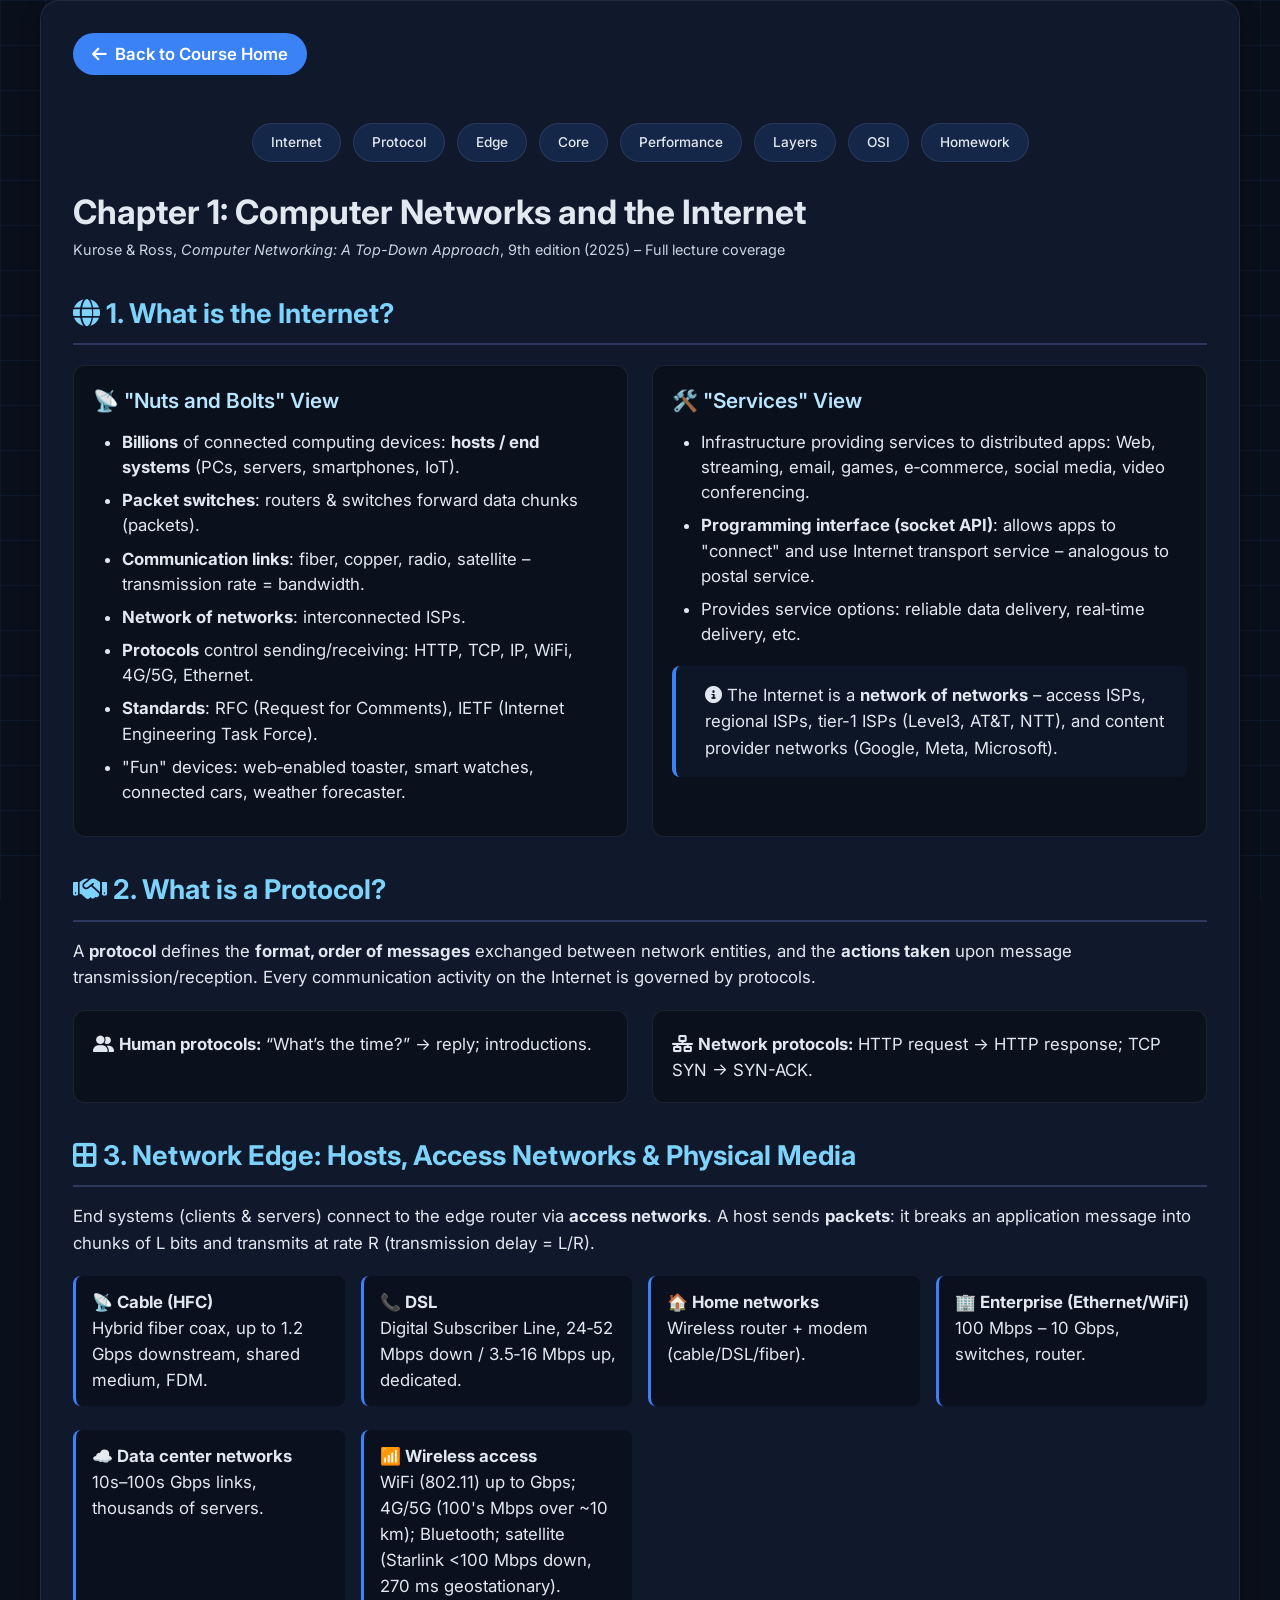
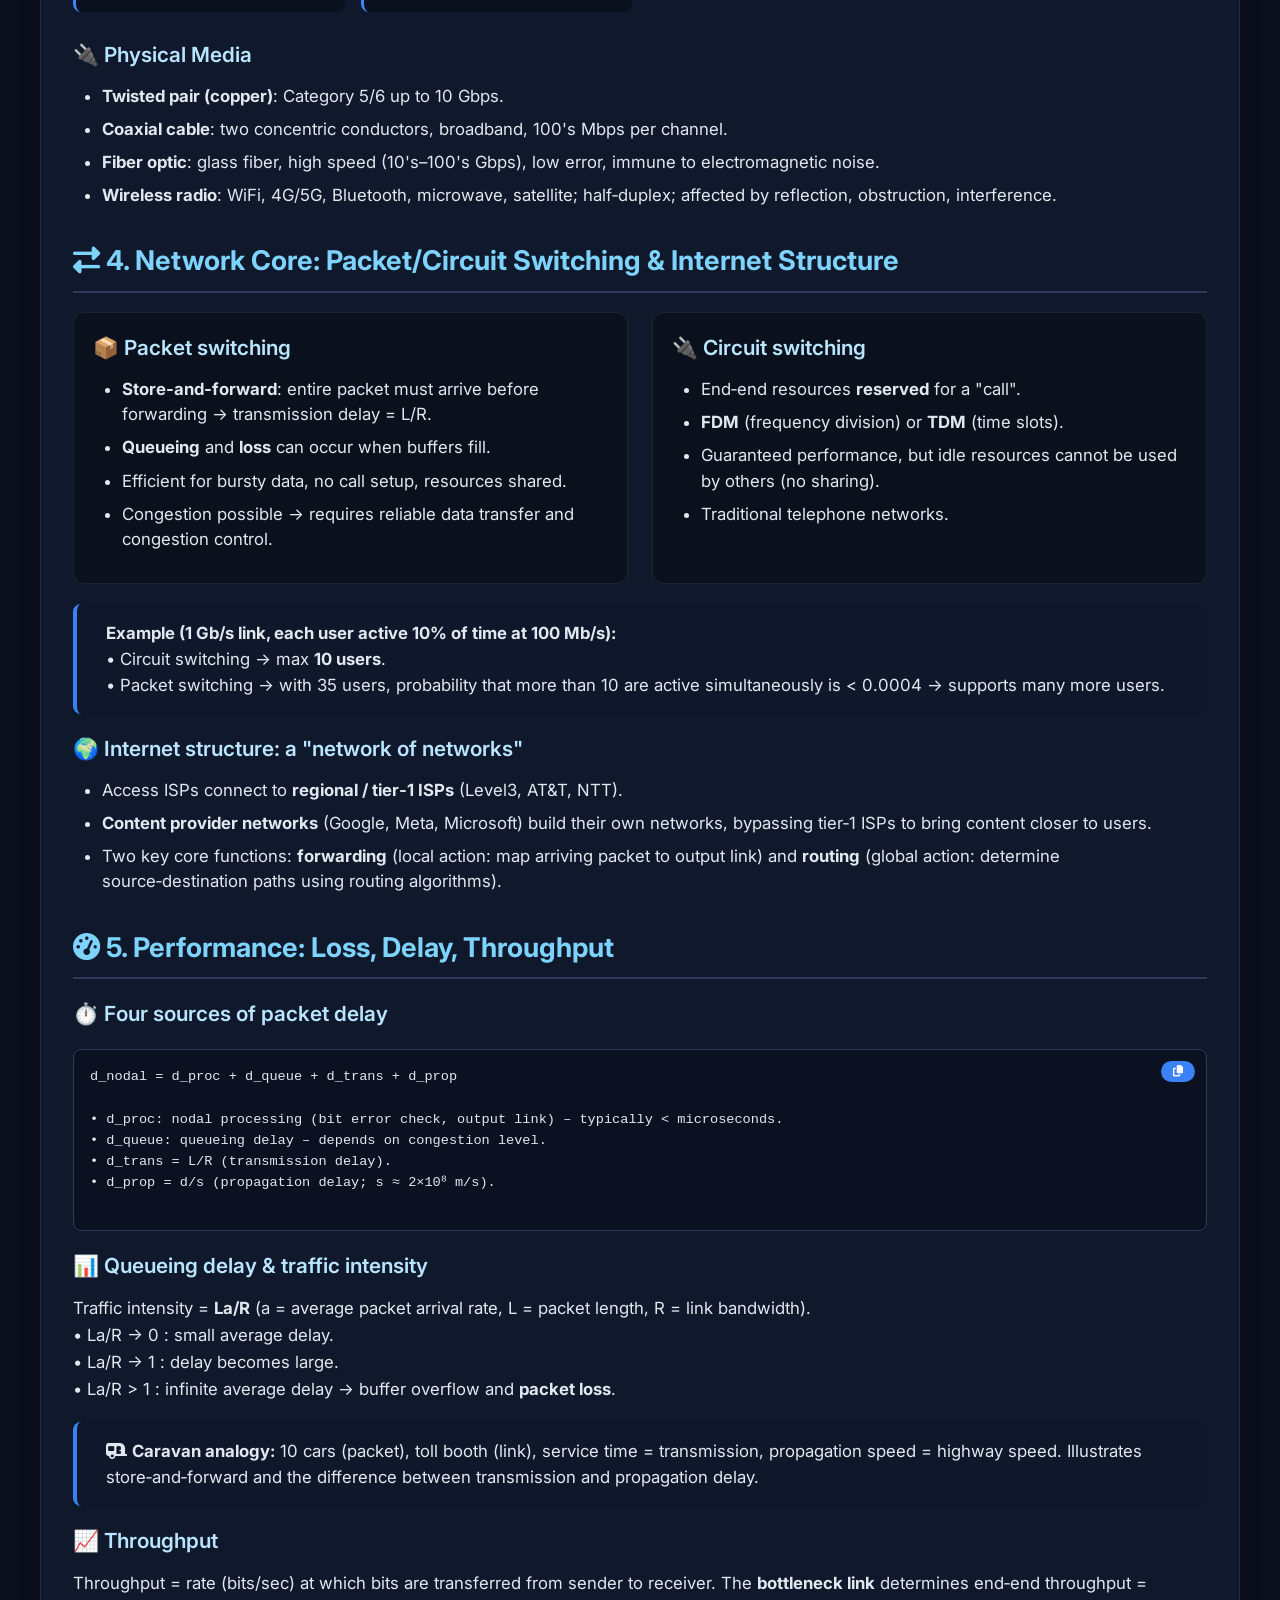
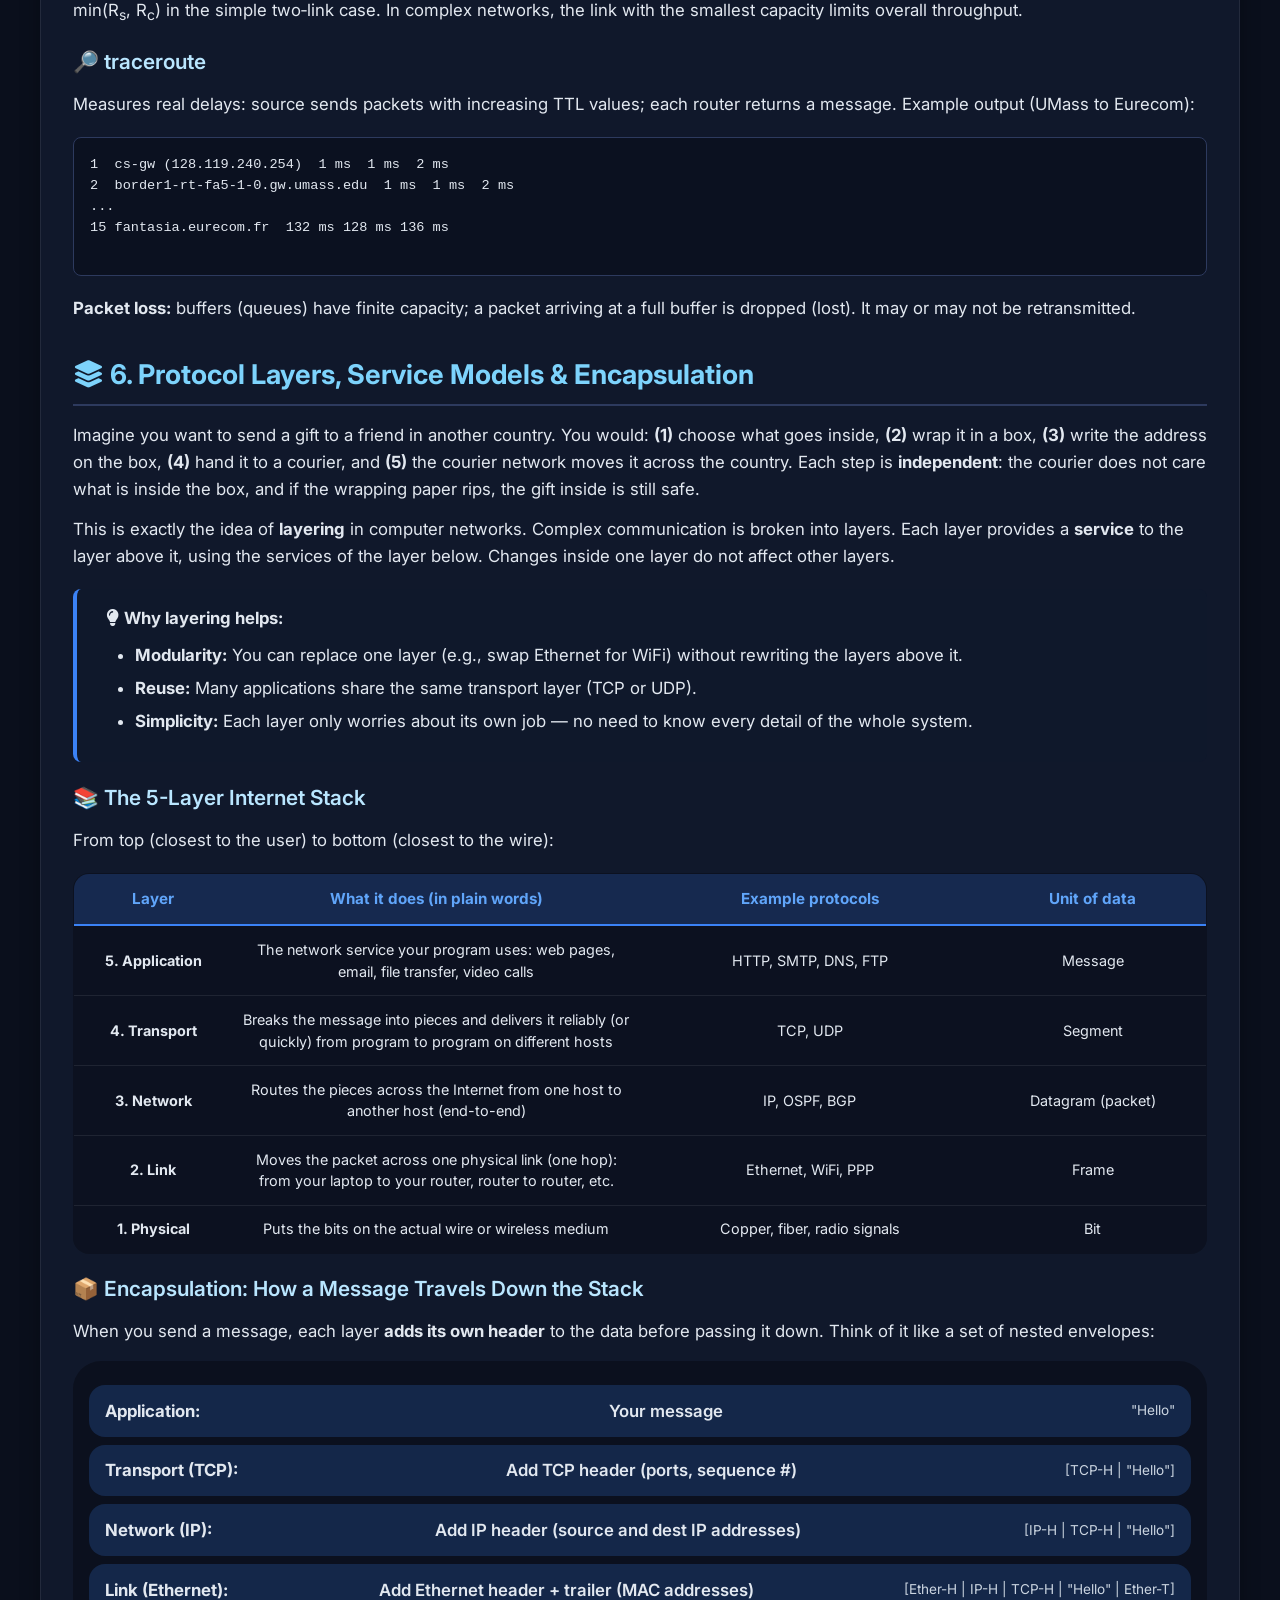
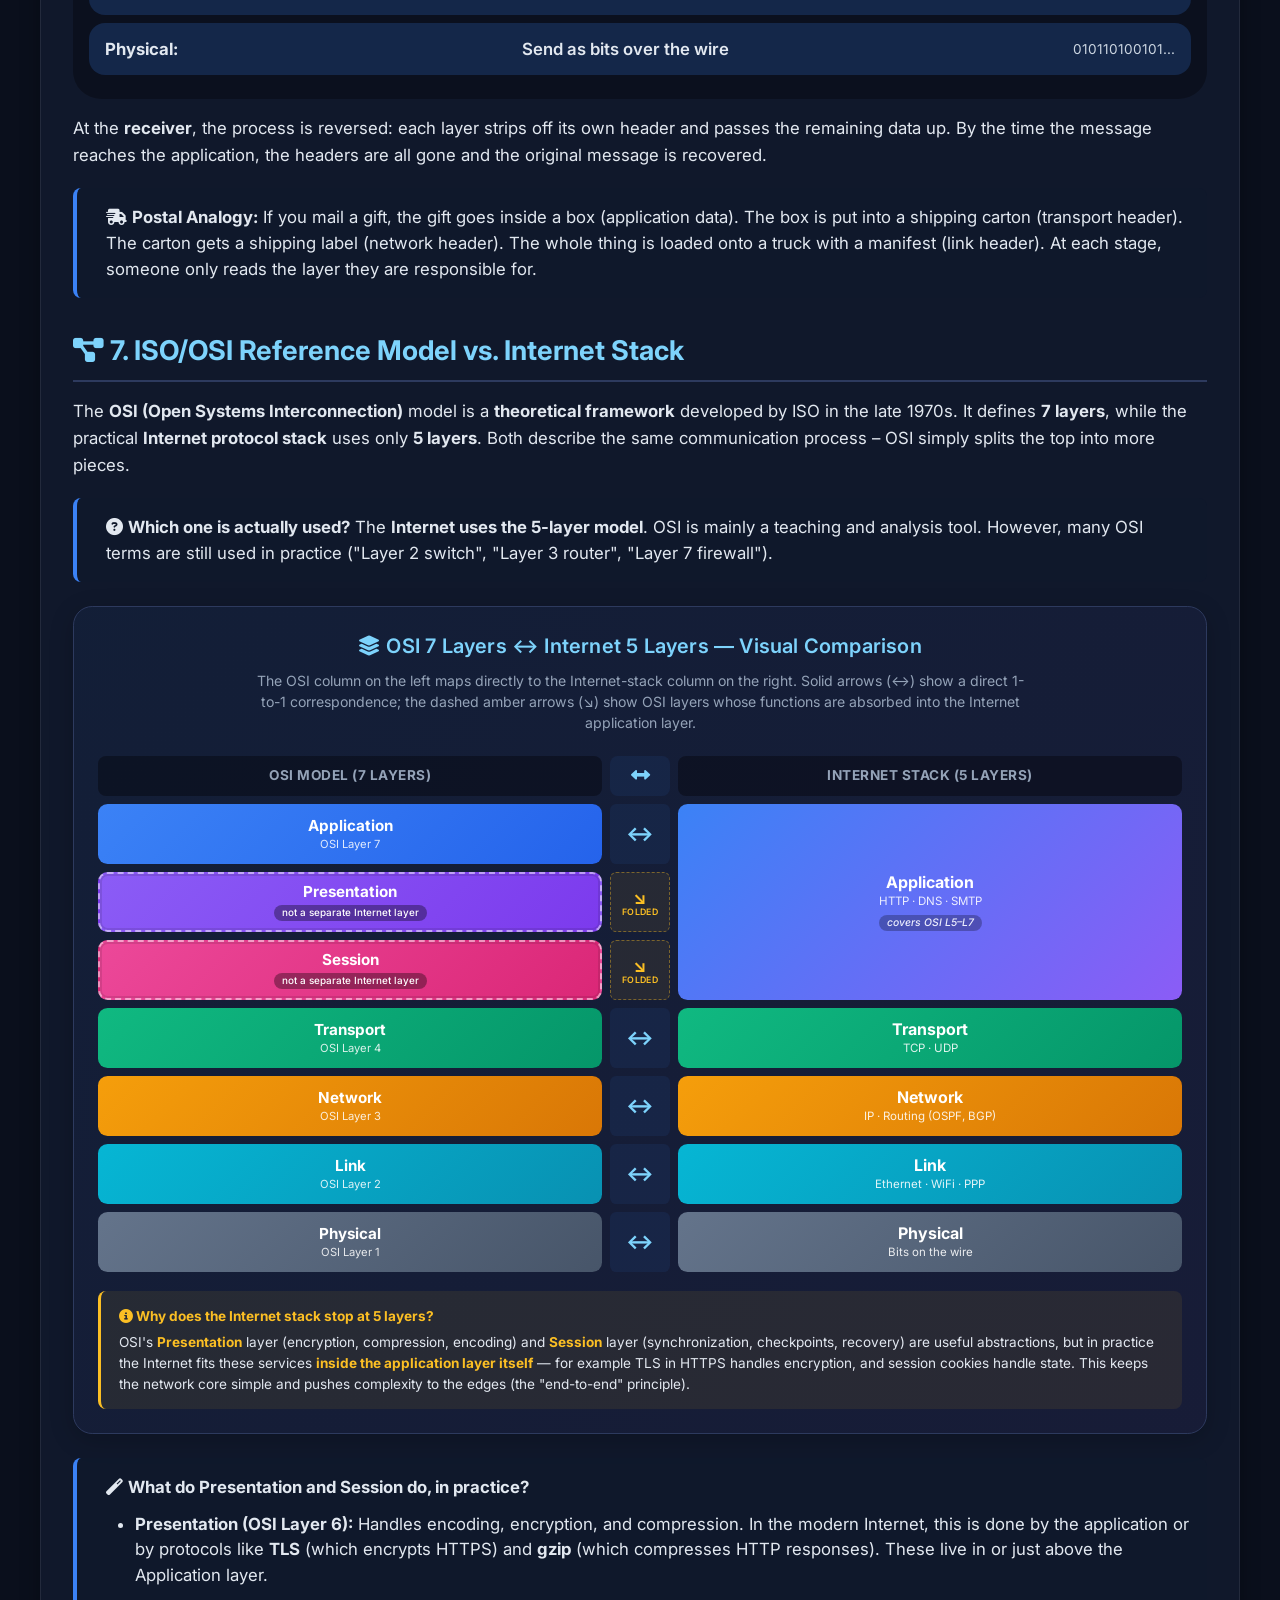
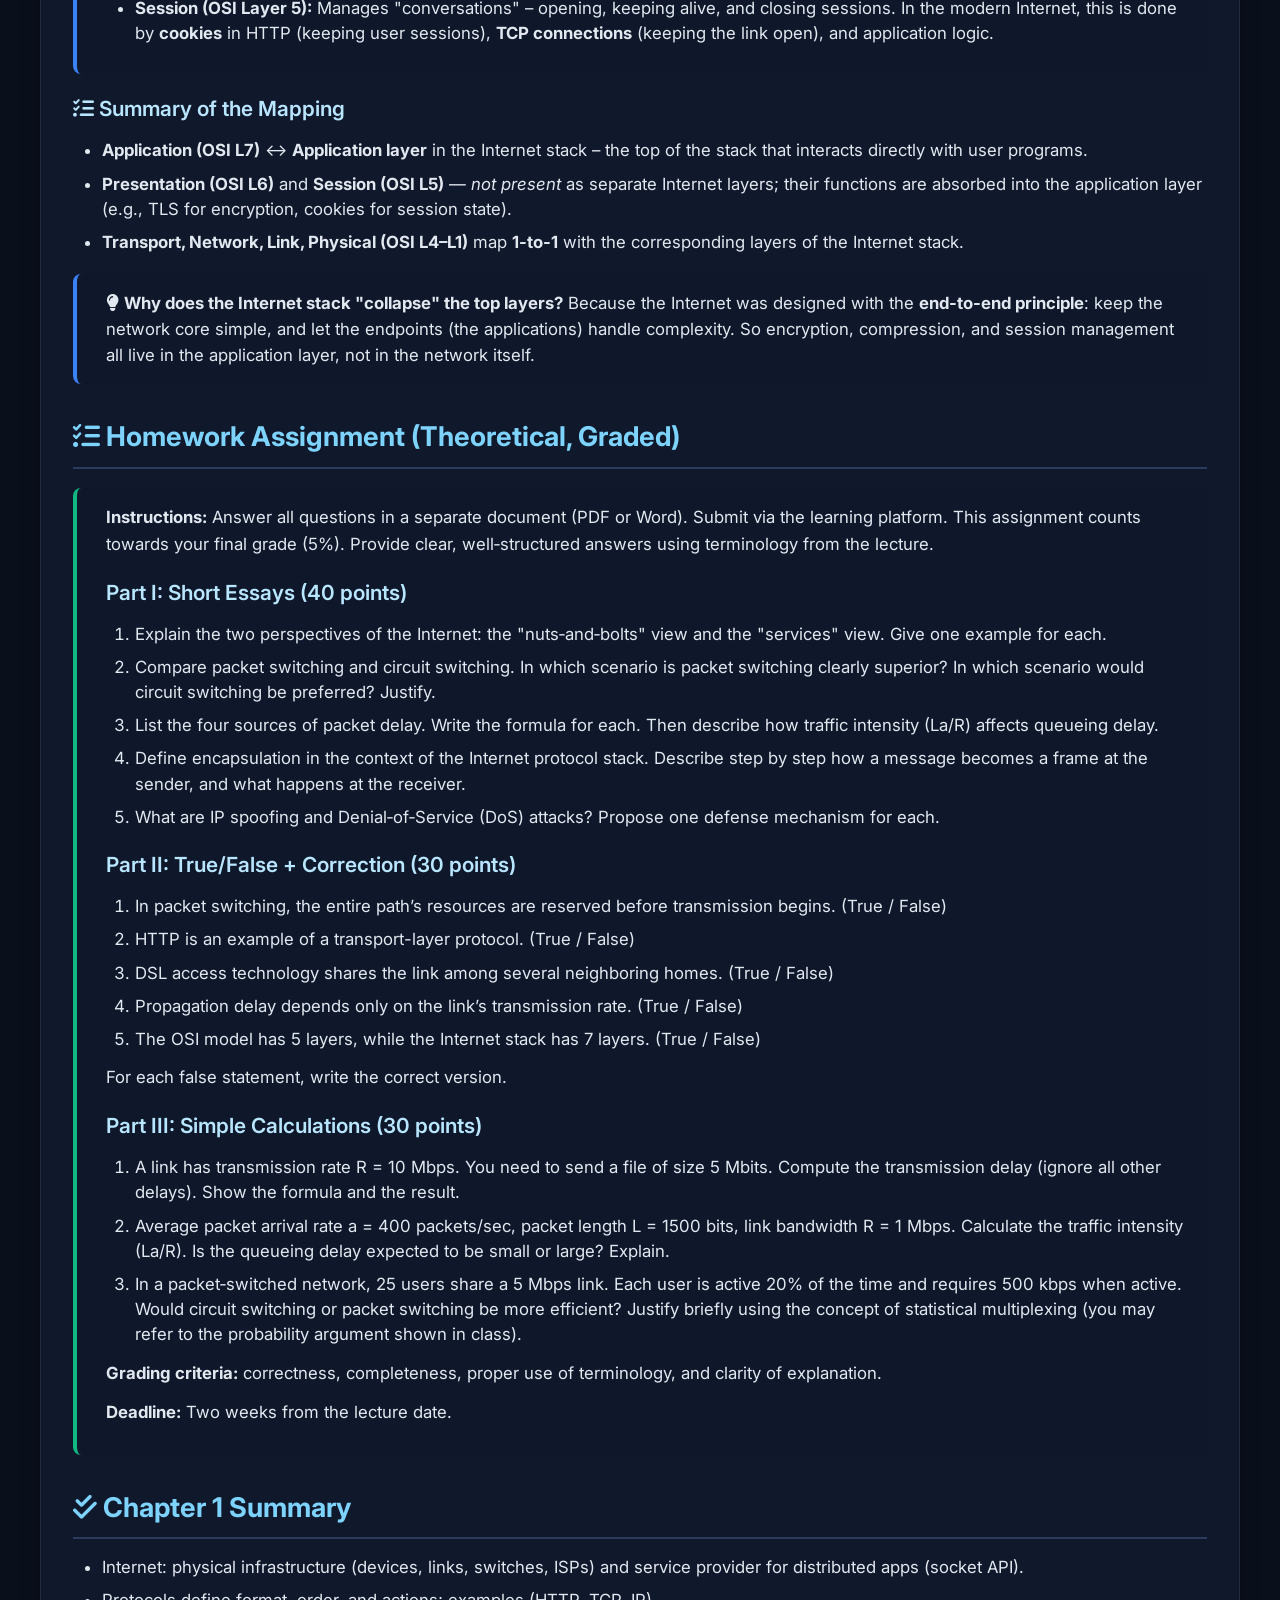
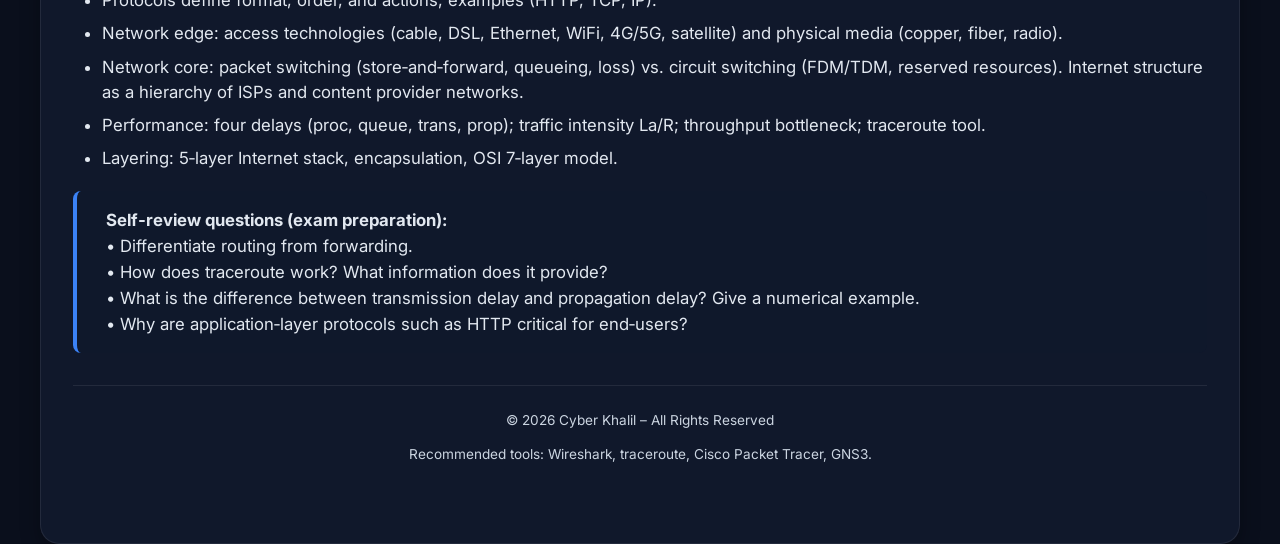
<file: lecture1.html>
<!doctype html>
<html lang="en">
  <head>
    <meta charset="UTF-8" />
    <meta
      name="viewport"
      content="width=device-width, initial-scale=1.0, user-scalable=yes"
    />
    <title>
      COMP-3315 | Chapter 1: Computer Networks and the Internet – Full Lecture
    </title>
    <link
      href="https://fonts.googleapis.com/css2?family=Inter:opsz,wght@14..32,400;14..32,500;14..32,600;14..32,700;14..32,800&display=swap"
      rel="stylesheet"
      onerror="this.remove()"
    />
    <link
      rel="stylesheet"
      href="https://cdnjs.cloudflare.com/ajax/libs/font-awesome/6.4.0/css/all.min.css"
      onerror="this.remove()"
    />
    <link rel="stylesheet" href="styles.css" />
    <style>
      .lecture-container-special {
        max-width: 1200px;
        margin: 0 auto;
        background: rgba(18, 25, 45, 0.92);
        backdrop-filter: blur(2px);
        border-radius: 1.2rem;
        padding: 2rem;
        border: 1px solid var(--border-light);
        box-shadow: 0 8px 20px rgba(0, 0, 0, 0.3);
      }

      .home-button {
        display: inline-flex;
        align-items: center;
        gap: 8px;
        background: var(--primary);
        color: white;
        padding: 0.5rem 1.2rem;
        border-radius: 2rem;
        text-decoration: none;
        font-weight: 600;
        margin-bottom: 1.5rem;
        transition: 0.2s;
      }

      .home-button:hover {
        background: var(--primary-dark);
        transform: translateY(-2px);
      }

      /* تعديل العناوين داخل المحاضرة */
      .lecture-container-special h2 {
        font-size: 1.7rem;
        font-weight: 700;
        margin: 2rem 0 1rem 0;
        color: #7dd3fc;
        border-bottom: 2px solid #2d3a5e;
        padding-bottom: 0.5rem;
      }

      .lecture-container-special h3 {
        font-size: 1.3rem;
        font-weight: 600;
        margin: 1.2rem 0 0.8rem 0;
        color: #b9e6ff;
      }

      /* تحسين عرض pre */
      .lecture-container-special pre {
        background: #0b1120;
        color: #e2e8f0;
        padding: 1rem;
        border-radius: 0.5rem;
        font-family: "Courier New", monospace;
        font-size: 0.85rem;
        overflow-x: auto;
        margin: 1.2rem 0;
        border: 1px solid #2d3a5e;
      }

      /* صناديق المعلومات والواجب - ضبط الهوامش الداخلية */
      .info-note {
        background: rgba(15, 25, 45, 0.7);
        padding: 1rem 1rem 1rem 1.8rem;
        /* يمين، أسفل، يسار، أعلى - هنا اليسار 1.8rem */
        border-left: 4px solid var(--primary);
        margin: 1.2rem 0;
        border-radius: 0.5rem;
      }

      .homework-box {
        background: rgba(15, 25, 45, 0.7);
        padding: 1rem 1rem 1rem 1.8rem;
        border-left: 4px solid var(--success);
        margin: 1.2rem 0;
        border-radius: 0.5rem;
      }

      /* ضبط القوائم داخل الصناديق */
      .info-note ul,
      .info-note ol,
      .homework-box ul,
      .homework-box ol {
        margin: 0.5rem 0 0.5rem 1.5rem;
        padding-left: 0;
      }

      .info-note li,
      .homework-box li {
        margin-bottom: 0.4rem;
      }

      /* الأعمدة الثنائية */
      .two-cols {
        display: flex;
        flex-wrap: wrap;
        gap: 1.5rem;
        margin: 1.2rem 0;
      }

      .col {
        flex: 1;
        min-width: 250px;
        background: rgba(0, 0, 0, 0.3);
        padding: 1.2rem;
        border-radius: 0.75rem;
        border: 1px solid var(--border-light);
      }

      .col h3 {
        margin-top: 0;
        margin-bottom: 0.8rem;
      }

      .col ul,
      .col ol {
        margin: 0.5rem 0 0.5rem 1.2rem;
        padding-left: 0;
      }

      /* شبكة الوصول (access-grid) */
      .access-grid {
        display: grid;
        grid-template-columns: repeat(auto-fill, minmax(260px, 1fr));
        gap: 1rem;
        margin: 1.2rem 0;
      }

      .access-card {
        background: rgba(0, 0, 0, 0.3);
        padding: 0.8rem 1rem;
        border-radius: 0.5rem;
        border-left: 3px solid var(--primary);
      }

      /* قوائم عادية داخل النص */
      .lecture-container-special ul:not(.no-style),
      .lecture-container-special ol:not(.no-style) {
        margin: 0.75rem 0 0.75rem 1.8rem;
        padding-left: 0;
      }

      .lecture-container-special li {
        margin-bottom: 0.5rem;
        line-height: 1.5;
      }

      /* توحيد الفقرات */
      .lecture-container-special p {
        margin-bottom: 0.8rem;
        line-height: 1.6;
      }

      @media (max-width: 700px) {
        .lecture-container-special {
          padding: 1rem;
        }

        .col {
          padding: 1rem;
        }

        .info-note,
        .homework-box {
          padding: 0.8rem 0.8rem 0.8rem 1.2rem;
        }
      }

      /* ===== OSI vs Internet Stack Visual Comparison ===== */
      /* ===== تحسينات عامة للتصميم ===== */
      html {
        scroll-behavior: smooth;
      }

      .lecture-container-special h2,
      .lecture-container-special h3 {
        scroll-margin-top: 90px;
      }

      /* صناديق توضيحية للطبقات */
      .layers-intro-box {
        background: linear-gradient(
          135deg,
          rgba(59, 130, 246, 0.12),
          rgba(139, 92, 246, 0.08)
        );
        border: 1px solid rgba(59, 130, 246, 0.35);
        border-left: 4px solid #3b82f6;
        border-radius: 0.75rem;
        padding: 0.95rem 1.2rem;
        margin: 1rem 0 1.2rem 0;
        font-size: 0.95rem;
        line-height: 1.65;
        color: #e2e8f0;
      }

      .layers-intro-box strong {
        color: #7dd3fc;
      }

      /* تحسين مظهر مقارنة OSI */
      .osi-visual-wrapper {
        background: linear-gradient(
          135deg,
          rgba(59, 130, 246, 0.08),
          rgba(139, 92, 246, 0.08)
        );
        border: 1px solid rgba(59, 130, 246, 0.35);
        border-radius: 1.2rem;
        padding: 1.8rem;
        margin: 1.8rem 0;
        box-shadow: 0 6px 24px rgba(0, 0, 0, 0.2);
      }

      .osi-visual-header h3 {
        color: #7dd3fc;
        font-size: 1.3rem;
        margin: 0 0 0.6rem;
        letter-spacing: 0.2px;
      }

      .osi-visual-legend {
        margin-top: 1.4rem;
        padding: 1.1rem 1.3rem;
        background: linear-gradient(
          135deg,
          rgba(251, 191, 36, 0.1),
          rgba(249, 115, 22, 0.05)
        );
        border-left: 4px solid #fbbf24;
        border-radius: 0.6rem;
        font-size: 0.88rem;
        line-height: 1.65;
        color: #e2e8f0;
      }

      /* العنوان الرئيسي — أول strong فقط (block) */
      .osi-visual-legend > strong:first-child {
        color: #fbbf24;
        display: block;
        margin-bottom: 0.3rem;
      }

      /* بقية وسوم strong — تُعرض inline كالمعتاد */
      .osi-visual-legend strong {
        color: #fbbf24;
        display: inline;
      }
      .osi-visual-wrapper {
        background: linear-gradient(
          135deg,
          rgba(59, 130, 246, 0.06),
          rgba(139, 92, 246, 0.06)
        );
        border: 1px solid #2d3a5e;
        border-radius: 1.2rem;
        padding: 1.5rem;
        margin: 1.5rem 0;
      }
      .osi-visual-header {
        text-align: center;
        margin-bottom: 1.4rem;
      }
      .osi-visual-header h3 {
        color: #7dd3fc;
        font-size: 1.25rem;
        margin: 0 0 0.5rem;
      }
      .osi-visual-header p {
        color: #94a3b8;
        font-size: 0.88rem;
        line-height: 1.5;
        margin: 0 auto;
        max-width: 780px;
      }
      .osi-visual-grid {
        display: grid;
        grid-template-columns: 1fr 60px 1fr;
        grid-template-rows: auto repeat(7, minmax(60px, auto));
        gap: 8px;
        align-items: stretch;
      }
      .osi-col-header,
      .inet-col-header {
        text-align: center;
        font-size: 0.85rem;
        font-weight: 700;
        color: #94a3b8;
        padding: 0.6rem 0.5rem;
        background: rgba(0, 0, 0, 0.35);
        border-radius: 0.5rem;
        text-transform: uppercase;
        letter-spacing: 0.5px;
      }
      .arrow-col-header {
        display: flex;
        align-items: center;
        justify-content: center;
        color: #7dd3fc;
        font-size: 1.2rem;
        background: rgba(59, 130, 246, 0.08);
        border-radius: 0.5rem;
      }
      .osi-layer {
        display: flex;
        flex-direction: column;
        align-items: center;
        justify-content: center;
        padding: 0.55rem 0.6rem;
        border-radius: 0.6rem;
        color: #fff;
        text-align: center;
        font-size: 0.9rem;
        font-weight: 600;
        line-height: 1.2;
        transition:
          transform 0.2s ease,
          box-shadow 0.2s ease;
      }
      .osi-layer strong {
        font-weight: 700;
        font-size: 0.95rem;
      }
      .osi-layer .layer-num {
        font-size: 0.7rem;
        opacity: 0.85;
        font-weight: 400;
        margin-top: 2px;
      }
      .osi-layer .badge {
        font-size: 0.62rem;
        background: rgba(0, 0, 0, 0.35);
        padding: 2px 8px;
        border-radius: 10px;
        margin-top: 4px;
        font-weight: 500;
        line-height: 1.2;
      }
      .osi-l1 {
        background: linear-gradient(135deg, #3b82f6, #2563eb);
      }
      .osi-l2 {
        background: linear-gradient(135deg, #8b5cf6, #7c3aed);
      }
      .osi-l3 {
        background: linear-gradient(135deg, #ec4899, #db2777);
      }
      .osi-l4 {
        background: linear-gradient(135deg, #10b981, #059669);
      }
      .osi-l5 {
        background: linear-gradient(135deg, #f59e0b, #d97706);
      }
      .osi-l6 {
        background: linear-gradient(135deg, #06b6d4, #0891b2);
      }
      .osi-l7 {
        background: linear-gradient(135deg, #64748b, #475569);
      }
      .osi-layer.extra {
        border: 2px dashed rgba(255, 255, 255, 0.5);
        box-shadow: inset 0 0 0 2px rgba(0, 0, 0, 0.1);
      }
      .inet-layer {
        display: flex;
        flex-direction: column;
        align-items: center;
        justify-content: center;
        padding: 0.7rem 0.6rem;
        border-radius: 0.6rem;
        color: #fff;
        text-align: center;
        font-size: 0.95rem;
        font-weight: 600;
        line-height: 1.2;
        transition:
          transform 0.2s ease,
          box-shadow 0.2s ease;
      }
      .inet-layer strong {
        font-weight: 700;
        font-size: 1rem;
      }
      .inet-layer span {
        font-size: 0.72rem;
        font-weight: 400;
        opacity: 0.88;
        margin-top: 3px;
      }
      .inet-layer .inet-note {
        font-size: 0.65rem;
        font-style: italic;
        margin-top: 6px;
        padding: 2px 8px;
        background: rgba(0, 0, 0, 0.3);
        border-radius: 10px;
        font-weight: 500;
      }
      .inet-app {
        background: linear-gradient(135deg, #3b82f6 0%, #8b5cf6 100%);
      }
      .inet-trans {
        background: linear-gradient(135deg, #10b981, #059669);
      }
      .inet-net {
        background: linear-gradient(135deg, #f59e0b, #d97706);
      }
      .inet-link {
        background: linear-gradient(135deg, #06b6d4, #0891b2);
      }
      .inet-phy {
        background: linear-gradient(135deg, #64748b, #475569);
      }
      .map-arrow {
        display: flex;
        align-items: center;
        justify-content: center;
        color: #7dd3fc;
        font-size: 1.3rem;
        font-weight: 700;
        background: rgba(59, 130, 246, 0.08);
        border-radius: 0.4rem;
        transition: all 0.2s ease;
      }
      .map-arrow.fade {
        flex-direction: column;
        color: #fbbf24;
        background: rgba(251, 191, 36, 0.08);
        border: 1px dashed rgba(251, 191, 36, 0.4);
        font-size: 0.9rem;
        line-height: 1.1;
        padding: 0.2rem;
      }
      .map-arrow.fade .arrow-symbol {
        font-size: 1.1rem;
        font-weight: 700;
      }
      .map-arrow.fade .arrow-label {
        font-size: 0.55rem;
        font-weight: 600;
        color: #fbbf24;
        text-transform: uppercase;
        letter-spacing: 0.3px;
      }
      .osi-layer:hover,
      .inet-layer:hover {
        transform: scale(1.02);
        box-shadow: 0 4px 14px rgba(0, 0, 0, 0.4);
      }
      .osi-layer.extra:hover {
        transform: scale(1.02);
        box-shadow: 0 4px 14px rgba(251, 191, 36, 0.3);
      }
      .osi-visual-legend {
        margin-top: 1.2rem;
        padding: 0.9rem 1.1rem;
        background: rgba(251, 191, 36, 0.08);
        border-left: 3px solid #fbbf24;
        border-radius: 0.5rem;
        font-size: 0.85rem;
        color: #e2e8f0;
        line-height: 1.55;
      }
      @media print {
        .osi-visual-wrapper {
          page-break-inside: avoid;
          background: #f8fafc !important;
          border-color: #aaa !important;
        }
        .osi-visual-header h3 {
          color: #1e3a5f !important;
        }
        .osi-visual-header p,
        .osi-visual-legend {
          color: #1a1a1a !important;
        }
        .osi-layer,
        .inet-layer,
        .map-arrow {
          -webkit-print-color-adjust: exact !important;
          print-color-adjust: exact !important;
        }
        .osi-visual-legend {
          background: #fef3c7 !important;
          border-color: #d97706 !important;
        }
      }
      @media (max-width: 720px) {
        .osi-visual-wrapper {
          padding: 1rem;
        }
        .osi-visual-grid {
          grid-template-columns: 1fr 36px 1fr;
          grid-template-rows: auto repeat(7, minmax(68px, auto));
          gap: 5px;
        }
        .osi-layer {
          font-size: 0.75rem;
          padding: 0.35rem 0.3rem;
        }
        .osi-layer strong {
          font-size: 0.78rem;
        }
        .osi-layer .layer-num,
        .osi-layer .badge {
          font-size: 0.55rem;
        }
        .inet-layer {
          font-size: 0.78rem;
          padding: 0.4rem 0.3rem;
        }
        .inet-layer strong {
          font-size: 0.8rem;
        }
        .inet-layer span,
        .inet-layer .inet-note {
          font-size: 0.55rem;
        }
        .map-arrow {
          font-size: 1rem;
        }
        .map-arrow.fade .arrow-label {
          display: none;
        }
        .osi-col-header,
        .inet-col-header {
          font-size: 0.68rem;
          padding: 0.4rem 0.3rem;
        }
      }
      /* ===== تنسيق جدول المقارنة في lecture1 ===== */
      .comparison-table {
        width: 100%;
        border-collapse: collapse;
        margin: 1.2rem 0;
        table-layout: fixed; /* أساسي لتقليل عرض العمود الثاني */
        background: rgba(0, 0, 0, 0.25);
        border-radius: 1rem;
        overflow: hidden;
        border: 1px solid var(--border-light);
      }

      .comparison-table thead th {
        background: rgba(59, 130, 246, 0.22);
        color: var(--accent);
        font-weight: 700;
        font-size: 0.95rem;
        padding: 0.85rem 0.6rem;
        text-align: center; /* توسيط رؤوس الأعمدة */
        vertical-align: middle;
        border-bottom: 2px solid var(--primary);
        word-wrap: break-word;
      }

      .comparison-table tbody td {
        padding: 0.8rem 0.6rem;
        text-align: center; /* توسيط محتوى الخلايا */
        vertical-align: middle;
        font-size: 0.9rem;
        line-height: 1.5;
        border-bottom: 1px solid var(--border-light);
        word-wrap: break-word;
        overflow-wrap: break-word;
      }

      .comparison-table tbody tr:last-child td {
        border-bottom: none;
      }

      .comparison-table tbody tr:hover {
        background: rgba(59, 130, 246, 0.07);
      }

      /* تحديد نسب عرض الأعمدة (المجموع = 100%) */
      .comparison-table th:nth-child(1),
      .comparison-table td:nth-child(1) {
        width: 14%;
      } /* Layer */

      .comparison-table th:nth-child(2),
      .comparison-table td:nth-child(2) {
        width: 36%;
      } /* What it does  ← تم تقليله */

      .comparison-table th:nth-child(3),
      .comparison-table td:nth-child(3) {
        width: 30%;
      } /* Example protocols */

      .comparison-table th:nth-child(4),
      .comparison-table td:nth-child(4) {
        width: 20%;
      } /* Unit of data */

      /* استجابة للشاشات الصغيرة */
      @media (max-width: 640px) {
        .comparison-table th,
        .comparison-table td {
          padding: 0.55rem 0.35rem;
          font-size: 0.78rem;
        }
        .comparison-table {
          font-size: 0.78rem;
        }
      }
    </style>
  </head>

  <body>
    <div class="bg-grid"></div>
    <div class="lecture-container-special">
      <!-- زر العودة إلى الرئيسية -->
      <a href="index.html" class="home-button"
        ><i class="fas fa-arrow-left"></i> Back to Course Home</a
      >

      <div class="quick-nav" style="margin-bottom: 1.5rem">
        <a href="#internet">Internet</a> <a href="#protocol">Protocol</a>
        <a href="#edge">Edge</a> <a href="#core">Core</a>
        <a href="#performance">Performance</a>
        <a href="#layers">Layers</a>
        <a href="#osi">OSI</a> <a href="#homework">Homework</a>
      </div>

      <h1>Chapter 1: Computer Networks and the Internet</h1>
      <p style="font-size: 0.9rem; color: var(--text-muted)">
        Kurose & Ross, <em>Computer Networking: A Top-Down Approach</em>, 9th
        edition (2025) – Full lecture coverage
      </p>

      <!-- ================= 1. WHAT IS THE INTERNET? ================= -->
      <h2 id="internet">
        <i class="fas fa-globe"></i> 1. What is the Internet?
      </h2>
      <div class="two-cols">
        <div class="col">
          <h3>📡 "Nuts and Bolts" View</h3>
          <ul>
            <li>
              <strong>Billions</strong> of connected computing devices:
              <strong>hosts / end systems</strong> (PCs, servers, smartphones,
              IoT).
            </li>
            <li>
              <strong>Packet switches</strong>: routers &amp; switches forward
              data chunks (packets).
            </li>
            <li>
              <strong>Communication links</strong>: fiber, copper, radio,
              satellite – transmission rate = bandwidth.
            </li>
            <li><strong>Network of networks</strong>: interconnected ISPs.</li>
            <li>
              <strong>Protocols</strong> control sending/receiving: HTTP, TCP,
              IP, WiFi, 4G/5G, Ethernet.
            </li>
            <li>
              <strong>Standards</strong>: RFC (Request for Comments), IETF
              (Internet Engineering Task Force).
            </li>
            <li>
              "Fun" devices: web‑enabled toaster, smart watches, connected cars,
              weather forecaster.
            </li>
          </ul>
        </div>
        <div class="col">
          <h3>🛠️ "Services" View</h3>
          <ul>
            <li>
              Infrastructure providing services to distributed apps: Web,
              streaming, email, games, e‑commerce, social media, video
              conferencing.
            </li>
            <li>
              <strong>Programming interface (socket API)</strong>: allows apps
              to "connect" and use Internet transport service – analogous to
              postal service.
            </li>
            <li>
              Provides service options: reliable data delivery, real‑time
              delivery, etc.
            </li>
          </ul>
          <div class="info-note">
            <i class="fas fa-info-circle"></i> The Internet is a
            <strong>network of networks</strong> – access ISPs, regional ISPs,
            tier-1 ISPs (Level3, AT&T, NTT), and content provider networks
            (Google, Meta, Microsoft).
          </div>
        </div>
      </div>

      <!-- ================= 2. WHAT IS A PROTOCOL? ================= -->
      <h2 id="protocol">
        <i class="fas fa-handshake"></i> 2. What is a Protocol?
      </h2>
      <p>
        A <strong>protocol</strong> defines the
        <strong>format, order of messages</strong> exchanged between network
        entities, and the <strong>actions taken</strong> upon message
        transmission/reception. Every communication activity on the Internet is
        governed by protocols.
      </p>
      <div class="two-cols">
        <div class="col">
          <i class="fas fa-user-friends"></i>
          <strong>Human protocols:</strong> “What’s the time?” → reply;
          introductions.
        </div>
        <div class="col">
          <i class="fas fa-network-wired"></i>
          <strong>Network protocols:</strong> HTTP request → HTTP response; TCP
          SYN → SYN-ACK.
        </div>
      </div>

      <!-- ================= 3. NETWORK EDGE ================= -->
      <h2 id="edge">
        <i class="fas fa-border-all"></i> 3. Network Edge: Hosts, Access
        Networks & Physical Media
      </h2>
      <p>
        End systems (clients &amp; servers) connect to the edge router via
        <strong>access networks</strong>. A host sends <strong>packets</strong>:
        it breaks an application message into chunks of L bits and transmits at
        rate R (transmission delay = L/R).
      </p>
      <div class="access-grid">
        <div class="access-card">
          <strong>📡 Cable (HFC)</strong><br />Hybrid fiber coax, up to 1.2 Gbps
          downstream, shared medium, FDM.
        </div>
        <div class="access-card">
          <strong>📞 DSL</strong><br />Digital Subscriber Line, 24‑52 Mbps down
          / 3.5‑16 Mbps up, dedicated.
        </div>
        <div class="access-card">
          <strong>🏠 Home networks</strong><br />Wireless router + modem
          (cable/DSL/fiber).
        </div>
        <div class="access-card">
          <strong>🏢 Enterprise (Ethernet/WiFi)</strong><br />100 Mbps – 10
          Gbps, switches, router.
        </div>
        <div class="access-card">
          <strong>☁️ Data center networks</strong><br />10s–100s Gbps links,
          thousands of servers.
        </div>
        <div class="access-card">
          <strong>📶 Wireless access</strong><br />WiFi (802.11) up to Gbps;
          4G/5G (100's Mbps over ~10 km); Bluetooth; satellite (Starlink &lt;100
          Mbps down, 270 ms geostationary).
        </div>
      </div>
      <h3>🔌 Physical Media</h3>
      <ul>
        <li>
          <strong>Twisted pair (copper)</strong>: Category 5/6 up to 10 Gbps.
        </li>
        <li>
          <strong>Coaxial cable</strong>: two concentric conductors, broadband,
          100's Mbps per channel.
        </li>
        <li>
          <strong>Fiber optic</strong>: glass fiber, high speed (10's–100's
          Gbps), low error, immune to electromagnetic noise.
        </li>
        <li>
          <strong>Wireless radio</strong>: WiFi, 4G/5G, Bluetooth, microwave,
          satellite; half‑duplex; affected by reflection, obstruction,
          interference.
        </li>
      </ul>

      <!-- ================= 4. NETWORK CORE ================= -->
      <h2 id="core">
        <i class="fas fa-exchange-alt"></i> 4. Network Core: Packet/Circuit
        Switching &amp; Internet Structure
      </h2>
      <div class="two-cols">
        <div class="col">
          <h3>📦 Packet switching</h3>
          <ul>
            <li>
              <strong>Store‑and‑forward</strong>: entire packet must arrive
              before forwarding → transmission delay = L/R.
            </li>
            <li>
              <strong>Queueing</strong> and <strong>loss</strong> can occur when
              buffers fill.
            </li>
            <li>Efficient for bursty data, no call setup, resources shared.</li>
            <li>
              Congestion possible → requires reliable data transfer and
              congestion control.
            </li>
          </ul>
        </div>
        <div class="col">
          <h3>🔌 Circuit switching</h3>
          <ul>
            <li>End‑end resources <strong>reserved</strong> for a "call".</li>
            <li>
              <strong>FDM</strong> (frequency division) or
              <strong>TDM</strong> (time slots).
            </li>
            <li>
              Guaranteed performance, but idle resources cannot be used by
              others (no sharing).
            </li>
            <li>Traditional telephone networks.</li>
          </ul>
        </div>
      </div>
      <div class="info-note">
        <strong
          >Example (1 Gb/s link, each user active 10% of time at 100
          Mb/s):</strong
        ><br />
        • Circuit switching → max <strong>10 users</strong>.<br />
        • Packet switching → with 35 users, probability that more than 10 are
        active simultaneously is &lt; 0.0004 → supports many more users.
      </div>
      <h3>🌍 Internet structure: a "network of networks"</h3>
      <ul>
        <li>
          Access ISPs connect to
          <strong>regional / tier‑1 ISPs</strong> (Level3, AT&T, NTT).
        </li>
        <li>
          <strong>Content provider networks</strong> (Google, Meta, Microsoft)
          build their own networks, bypassing tier‑1 ISPs to bring content
          closer to users.
        </li>
        <li>
          Two key core functions: <strong>forwarding</strong> (local action: map
          arriving packet to output link) and <strong>routing</strong> (global
          action: determine source‑destination paths using routing algorithms).
        </li>
      </ul>

      <!-- ================= 5. PERFORMANCE ================= -->
      <h2 id="performance">
        <i class="fas fa-tachometer-alt"></i> 5. Performance: Loss, Delay,
        Throughput
      </h2>
      <h3>⏱️ Four sources of packet delay</h3>
      <pre>
d_nodal = d_proc + d_queue + d_trans + d_prop

• d_proc: nodal processing (bit error check, output link) – typically &lt; microseconds.
• d_queue: queueing delay – depends on congestion level.
• d_trans = L/R (transmission delay).
• d_prop = d/s (propagation delay; s ≈ 2×10⁸ m/s).
    </pre
      >
      <h3>📊 Queueing delay & traffic intensity</h3>
      <p>
        Traffic intensity = <strong>La/R</strong> (a = average packet arrival
        rate, L = packet length, R = link bandwidth).<br />
        • La/R → 0 : small average delay.<br />
        • La/R → 1 : delay becomes large.<br />
        • La/R > 1 : infinite average delay → buffer overflow and
        <strong>packet loss</strong>.
      </p>
      <div class="info-note">
        <i class="fas fa-caravan"></i> <strong>Caravan analogy:</strong> 10 cars
        (packet), toll booth (link), service time = transmission, propagation
        speed = highway speed. Illustrates store‑and‑forward and the difference
        between transmission and propagation delay.
      </div>
      <h3>📈 Throughput</h3>
      <p>
        Throughput = rate (bits/sec) at which bits are transferred from sender
        to receiver. The <strong>bottleneck link</strong> determines end‑end
        throughput = min(R<sub>s</sub>, R<sub>c</sub>) in the simple two‑link
        case. In complex networks, the link with the smallest capacity limits
        overall throughput.
      </p>
      <h3>🔎 traceroute</h3>
      <p>
        Measures real delays: source sends packets with increasing TTL values;
        each router returns a message. Example output (UMass to Eurecom):
      </p>
      <pre>
1  cs-gw (128.119.240.254)  1 ms  1 ms  2 ms
2  border1-rt-fa5-1-0.gw.umass.edu  1 ms  1 ms  2 ms
...
15 fantasia.eurecom.fr  132 ms 128 ms 136 ms
    </pre
      >
      <p>
        <strong>Packet loss:</strong> buffers (queues) have finite capacity; a
        packet arriving at a full buffer is dropped (lost). It may or may not be
        retransmitted.
      </p>
      <!-- ================= 6. PROTOCOL LAYERS & ENCAPSULATION ================= -->
      <h2 id="layers">
        <i class="fas fa-layer-group"></i> 6. Protocol Layers, Service Models
        &amp; Encapsulation
      </h2>

      <p>
        Imagine you want to send a gift to a friend in another country. You
        would: <strong>(1)</strong> choose what goes inside,
        <strong>(2)</strong> wrap it in a box, <strong>(3)</strong> write the
        address on the box, <strong>(4)</strong> hand it to a courier, and
        <strong>(5)</strong> the courier network moves it across the country.
        Each step is <strong>independent</strong>: the courier does not care
        what is inside the box, and if the wrapping paper rips, the gift inside
        is still safe.
      </p>

      <p>
        This is exactly the idea of <strong>layering</strong> in computer
        networks. Complex communication is broken into layers. Each layer
        provides a <strong>service</strong> to the layer above it, using the
        services of the layer below. Changes inside one layer do not affect
        other layers.
      </p>

      <div class="info-note">
        <i class="fas fa-lightbulb"></i>
        <strong>Why layering helps:</strong>
        <ul>
          <li>
            <strong>Modularity:</strong> You can replace one layer (e.g., swap
            Ethernet for WiFi) without rewriting the layers above it.
          </li>
          <li>
            <strong>Reuse:</strong> Many applications share the same transport
            layer (TCP or UDP).
          </li>
          <li>
            <strong>Simplicity:</strong> Each layer only worries about its own
            job — no need to know every detail of the whole system.
          </li>
        </ul>
      </div>

      <h3>📚 The 5-Layer Internet Stack</h3>

      <p>From top (closest to the user) to bottom (closest to the wire):</p>

      <table class="comparison-table">
        <thead>
          <tr>
            <th>Layer</th>
            <th>What it does (in plain words)</th>
            <th>Example protocols</th>
            <th>Unit of data</th>
          </tr>
        </thead>
        <tbody>
          <tr>
            <td><strong>5. Application</strong></td>
            <td>
              The network service your program uses: web pages, email, file
              transfer, video calls
            </td>
            <td>HTTP, SMTP, DNS, FTP</td>
            <td>Message</td>
          </tr>
          <tr>
            <td><strong>4. Transport</strong></td>
            <td>
              Breaks the message into pieces and delivers it reliably (or
              quickly) from program to program on different hosts
            </td>
            <td>TCP, UDP</td>
            <td>Segment</td>
          </tr>
          <tr>
            <td><strong>3. Network</strong></td>
            <td>
              Routes the pieces across the Internet from one host to another
              host (end-to-end)
            </td>
            <td>IP, OSPF, BGP</td>
            <td>Datagram (packet)</td>
          </tr>
          <tr>
            <td><strong>2. Link</strong></td>
            <td>
              Moves the packet across one physical link (one hop): from your
              laptop to your router, router to router, etc.
            </td>
            <td>Ethernet, WiFi, PPP</td>
            <td>Frame</td>
          </tr>
          <tr>
            <td><strong>1. Physical</strong></td>
            <td>Puts the bits on the actual wire or wireless medium</td>
            <td>Copper, fiber, radio signals</td>
            <td>Bit</td>
          </tr>
        </tbody>
      </table>

      <h3>📦 Encapsulation: How a Message Travels Down the Stack</h3>

      <p>
        When you send a message, each layer
        <strong>adds its own header</strong> to the data before passing it down.
        Think of it like a set of nested envelopes:
      </p>

      <div class="stack-visual">
        <div class="layer">
          <strong>Application:</strong> Your message
          <span>"Hello"</span>
        </div>
        <div class="layer">
          <strong>Transport (TCP):</strong> Add TCP header (ports, sequence #)
          <span>[TCP-H | "Hello"]</span>
        </div>
        <div class="layer">
          <strong>Network (IP):</strong> Add IP header (source and dest IP
          addresses)
          <span>[IP-H | TCP-H | "Hello"]</span>
        </div>
        <div class="layer">
          <strong>Link (Ethernet):</strong> Add Ethernet header + trailer (MAC
          addresses)
          <span>[Ether-H | IP-H | TCP-H | "Hello" | Ether-T]</span>
        </div>
        <div class="layer">
          <strong>Physical:</strong> Send as bits over the wire
          <span>010110100101...</span>
        </div>
      </div>

      <p>
        At the <strong>receiver</strong>, the process is reversed: each layer
        strips off its own header and passes the remaining data up. By the time
        the message reaches the application, the headers are all gone and the
        original message is recovered.
      </p>

      <div class="info-note">
        <i class="fas fa-shipping-fast"></i>
        <strong>Postal Analogy:</strong> If you mail a gift, the gift goes
        inside a box (application data). The box is put into a shipping carton
        (transport header). The carton gets a shipping label (network header).
        The whole thing is loaded onto a truck with a manifest (link header). At
        each stage, someone only reads the layer they are responsible for.
      </div>

      <!-- ================= 7. ISO/OSI REFERENCE MODEL ================= -->
      <h2 id="osi">
        <i class="fas fa-project-diagram"></i> 7. ISO/OSI Reference Model vs.
        Internet Stack
      </h2>

      <p>
        The <strong>OSI (Open Systems Interconnection)</strong> model is a
        <strong>theoretical framework</strong> developed by ISO in the late
        1970s. It defines <strong>7 layers</strong>, while the practical
        <strong>Internet protocol stack</strong> uses only
        <strong>5 layers</strong>. Both describe the same communication process
        – OSI simply splits the top into more pieces.
      </p>

      <div class="info-note">
        <i class="fas fa-question-circle"></i>
        <strong>Which one is actually used?</strong> The
        <strong>Internet uses the 5-layer model</strong>. OSI is mainly a
        teaching and analysis tool. However, many OSI terms are still used in
        practice ("Layer 2 switch", "Layer 3 router", "Layer 7 firewall").
      </div>

      <div class="osi-visual-wrapper">
        <div class="osi-visual-header">
          <h3>
            <i class="fas fa-layer-group"></i> OSI 7 Layers ↔ Internet 5 Layers
            — Visual Comparison
          </h3>
          <p>
            The OSI column on the left maps directly to the Internet-stack
            column on the right. Solid arrows (↔) show a direct 1-to-1
            correspondence; the dashed amber arrows (↘) show OSI layers whose
            functions are absorbed into the Internet application layer.
          </p>
        </div>

        <div class="osi-visual-grid">
          <div class="osi-col-header">OSI Model (7 layers)</div>
          <div class="arrow-col-header">
            <i class="fas fa-arrows-alt-h"></i>
          </div>
          <div class="inet-col-header">Internet Stack (5 layers)</div>

          <!-- OSI L7 Application ↔ Internet Application (spans 3 rows) -->
          <div class="osi-layer osi-l1" style="grid-row: 2; grid-column: 1">
            <strong>Application</strong>
            <span class="layer-num">OSI Layer 7</span>
          </div>
          <div class="map-arrow" style="grid-row: 2; grid-column: 2">↔</div>
          <div
            class="inet-layer inet-app"
            style="grid-row: 2 / 5; grid-column: 3"
          >
            <strong>Application</strong>
            <span>HTTP · DNS · SMTP</span>
            <span class="inet-note">covers OSI L5–L7</span>
          </div>

          <!-- OSI L6 Presentation -->
          <div
            class="osi-layer osi-l2 extra"
            style="grid-row: 3; grid-column: 1"
          >
            <strong>Presentation</strong>
            <span class="badge">not a separate Internet layer</span>
          </div>
          <div class="map-arrow fade" style="grid-row: 3; grid-column: 2">
            <span class="arrow-symbol">↘</span>
            <span class="arrow-label">folded</span>
          </div>

          <!-- OSI L5 Session -->
          <div
            class="osi-layer osi-l3 extra"
            style="grid-row: 4; grid-column: 1"
          >
            <strong>Session</strong>
            <span class="badge">not a separate Internet layer</span>
          </div>
          <div class="map-arrow fade" style="grid-row: 4; grid-column: 2">
            <span class="arrow-symbol">↘</span>
            <span class="arrow-label">folded</span>
          </div>

          <!-- OSI L4 Transport ↔ Internet Transport -->
          <div class="osi-layer osi-l4" style="grid-row: 5; grid-column: 1">
            <strong>Transport</strong>
            <span class="layer-num">OSI Layer 4</span>
          </div>
          <div class="map-arrow" style="grid-row: 5; grid-column: 2">↔</div>
          <div
            class="inet-layer inet-trans"
            style="grid-row: 5; grid-column: 3"
          >
            <strong>Transport</strong>
            <span>TCP · UDP</span>
          </div>

          <!-- OSI L3 Network ↔ Internet Network -->
          <div class="osi-layer osi-l5" style="grid-row: 6; grid-column: 1">
            <strong>Network</strong>
            <span class="layer-num">OSI Layer 3</span>
          </div>
          <div class="map-arrow" style="grid-row: 6; grid-column: 2">↔</div>
          <div class="inet-layer inet-net" style="grid-row: 6; grid-column: 3">
            <strong>Network</strong>
            <span>IP · Routing (OSPF, BGP)</span>
          </div>

          <!-- OSI L2 Link ↔ Internet Link -->
          <div class="osi-layer osi-l6" style="grid-row: 7; grid-column: 1">
            <strong>Link</strong>
            <span class="layer-num">OSI Layer 2</span>
          </div>
          <div class="map-arrow" style="grid-row: 7; grid-column: 2">↔</div>
          <div class="inet-layer inet-link" style="grid-row: 7; grid-column: 3">
            <strong>Link</strong>
            <span>Ethernet · WiFi · PPP</span>
          </div>

          <!-- OSI L1 Physical ↔ Internet Physical -->
          <div class="osi-layer osi-l7" style="grid-row: 8; grid-column: 1">
            <strong>Physical</strong>
            <span class="layer-num">OSI Layer 1</span>
          </div>
          <div class="map-arrow" style="grid-row: 8; grid-column: 2">↔</div>
          <div class="inet-layer inet-phy" style="grid-row: 8; grid-column: 3">
            <strong>Physical</strong>
            <span>Bits on the wire</span>
          </div>
        </div>

        <div class="osi-visual-legend">
          <strong
            ><i class="fas fa-info-circle"></i> Why does the Internet stack stop
            at 5 layers?</strong
          >OSI's <strong>Presentation</strong> layer (encryption, compression,
          encoding) and <strong>Session</strong> layer (synchronization,
          checkpoints, recovery) are useful abstractions, but in practice the
          Internet fits these services
          <strong>inside the application layer itself</strong> — for example TLS
          in HTTPS handles encryption, and session cookies handle state. This
          keeps the network core simple and pushes complexity to the edges (the
          "end-to-end" principle).
        </div>
      </div>

      <div class="info-note">
        <i class="fas fa-magic"></i>
        <strong>What do Presentation and Session do, in practice?</strong>
        <ul>
          <li>
            <strong>Presentation (OSI Layer 6):</strong> Handles encoding,
            encryption, and compression. In the modern Internet, this is done by
            the application or by protocols like <strong>TLS</strong> (which
            encrypts HTTPS) and <strong>gzip</strong> (which compresses HTTP
            responses). These live in or just above the Application layer.
          </li>
          <li>
            <strong>Session (OSI Layer 5):</strong> Manages "conversations" –
            opening, keeping alive, and closing sessions. In the modern
            Internet, this is done by <strong>cookies</strong> in HTTP (keeping
            user sessions), <strong>TCP connections</strong> (keeping the link
            open), and application logic.
          </li>
        </ul>
      </div>

      <h3><i class="fas fa-list-check"></i> Summary of the Mapping</h3>
      <ul>
        <li>
          <strong>Application (OSI L7)</strong> ↔
          <strong>Application layer</strong> in the Internet stack – the top of
          the stack that interacts directly with user programs.
        </li>
        <li>
          <strong>Presentation (OSI L6)</strong> and
          <strong>Session (OSI L5)</strong> — <em>not present</em> as separate
          Internet layers; their functions are absorbed into the application
          layer (e.g., TLS for encryption, cookies for session state).
        </li>
        <li>
          <strong>Transport, Network, Link, Physical (OSI L4–L1)</strong> map
          <strong>1-to-1</strong> with the corresponding layers of the Internet
          stack.
        </li>
      </ul>

      <div class="info-note">
        <i class="fas fa-lightbulb"></i>
        <strong>Why does the Internet stack "collapse" the top layers?</strong>
        Because the Internet was designed with the
        <strong>end-to-end principle</strong>: keep the network core simple, and
        let the endpoints (the applications) handle complexity. So encryption,
        compression, and session management all live in the application layer,
        not in the network itself.
      </div>

      <!-- ================= 9. HOMEWORK ASSIGNMENT ================= -->
      <h2 id="homework">
        <i class="fas fa-tasks"></i> Homework Assignment (Theoretical, Graded)
      </h2>
      <div class="homework-box">
        <p>
          <strong>Instructions:</strong> Answer all questions in a separate
          document (PDF or Word). Submit via the learning platform. This
          assignment counts towards your final grade (5%). Provide clear,
          well‑structured answers using terminology from the lecture.
        </p>

        <h3>Part I: Short Essays (40 points)</h3>
        <ol>
          <li>
            Explain the two perspectives of the Internet: the "nuts‑and‑bolts"
            view and the "services" view. Give one example for each.
          </li>
          <li>
            Compare packet switching and circuit switching. In which scenario is
            packet switching clearly superior? In which scenario would circuit
            switching be preferred? Justify.
          </li>
          <li>
            List the four sources of packet delay. Write the formula for each.
            Then describe how traffic intensity (La/R) affects queueing delay.
          </li>
          <li>
            Define encapsulation in the context of the Internet protocol stack.
            Describe step by step how a message becomes a frame at the sender,
            and what happens at the receiver.
          </li>
          <li>
            What are IP spoofing and Denial‑of‑Service (DoS) attacks? Propose
            one defense mechanism for each.
          </li>
        </ol>

        <h3>Part II: True/False + Correction (30 points)</h3>
        <ol>
          <li>
            In packet switching, the entire path’s resources are reserved before
            transmission begins. (True / False)
          </li>
          <li>
            HTTP is an example of a transport-layer protocol. (True / False)
          </li>
          <li>
            DSL access technology shares the link among several neighboring
            homes. (True / False)
          </li>
          <li>
            Propagation delay depends only on the link’s transmission rate.
            (True / False)
          </li>
          <li>
            The OSI model has 5 layers, while the Internet stack has 7 layers.
            (True / False)
          </li>
        </ol>
        <p>For each false statement, write the correct version.</p>

        <h3>Part III: Simple Calculations (30 points)</h3>
        <ol>
          <li>
            A link has transmission rate R = 10 Mbps. You need to send a file of
            size 5 Mbits. Compute the transmission delay (ignore all other
            delays). Show the formula and the result.
          </li>
          <li>
            Average packet arrival rate a = 400 packets/sec, packet length L =
            1500 bits, link bandwidth R = 1 Mbps. Calculate the traffic
            intensity (La/R). Is the queueing delay expected to be small or
            large? Explain.
          </li>
          <li>
            In a packet‑switched network, 25 users share a 5 Mbps link. Each
            user is active 20% of the time and requires 500 kbps when active.
            Would circuit switching or packet switching be more efficient?
            Justify briefly using the concept of statistical multiplexing (you
            may refer to the probability argument shown in class).
          </li>
        </ol>
        <p>
          <strong>Grading criteria:</strong> correctness, completeness, proper
          use of terminology, and clarity of explanation.
        </p>
        <p><strong>Deadline:</strong> Two weeks from the lecture date.</p>
      </div>

      <!-- ================= COMPREHENSIVE SUMMARY ================= -->
      <h2><i class="fas fa-check-double"></i> Chapter 1 Summary</h2>
      <ul>
        <li>
          Internet: physical infrastructure (devices, links, switches, ISPs) and
          service provider for distributed apps (socket API).
        </li>
        <li>
          Protocols define format, order, and actions; examples (HTTP, TCP, IP).
        </li>
        <li>
          Network edge: access technologies (cable, DSL, Ethernet, WiFi, 4G/5G,
          satellite) and physical media (copper, fiber, radio).
        </li>
        <li>
          Network core: packet switching (store‑and‑forward, queueing, loss) vs.
          circuit switching (FDM/TDM, reserved resources). Internet structure as
          a hierarchy of ISPs and content provider networks.
        </li>
        <li>
          Performance: four delays (proc, queue, trans, prop); traffic intensity
          La/R; throughput bottleneck; traceroute tool.
        </li>
        <li>
          Layering: 5‑layer Internet stack, encapsulation, OSI 7‑layer model.
        </li>
      </ul>
      <div class="info-note">
        <strong>Self‑review questions (exam preparation):</strong><br />
        • Differentiate routing from forwarding.<br />
        • How does traceroute work? What information does it provide?<br />
        • What is the difference between transmission delay and propagation
        delay? Give a numerical example.<br />
        • Why are application‑layer protocols such as HTTP critical for
        end‑users?
      </div>

      <footer
        style="
          margin-top: 2rem;
          text-align: center;
          font-size: 0.85rem;
          color: var(--text-muted);
          border-top: 1px solid var(--border-light);
          padding-top: 1.5rem;
        "
      >
        <p>
          © <span id="lecture-year"></span> Cyber Khalil – All Rights Reserved
        </p>
        <p>
          Recommended tools: Wireshark, traceroute, Cisco Packet Tracer, GNS3.
        </p>
      </footer>
    </div>
    <script>
      document.getElementById("lecture-year").textContent =
        new Date().getFullYear();
    </script>
    <script src="scripts.js" defer></script>
  </body>
</html>
</file>
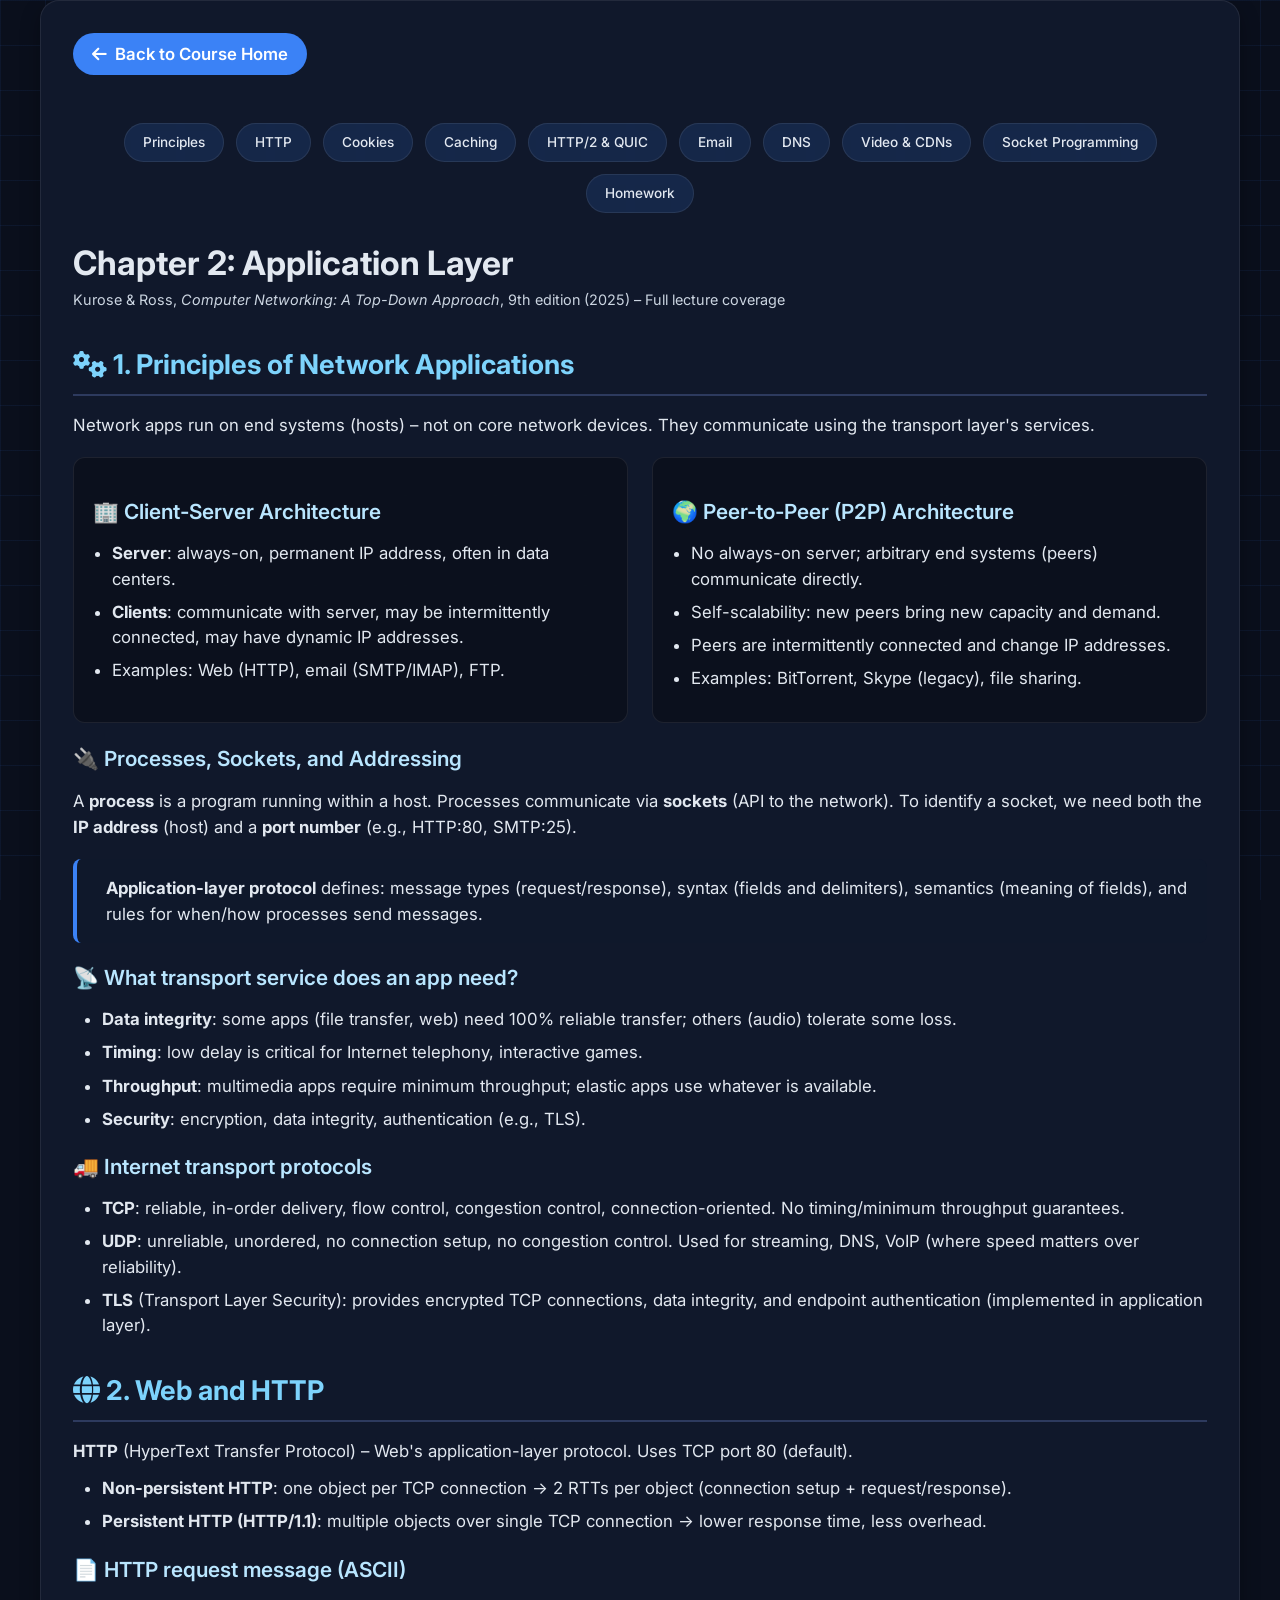
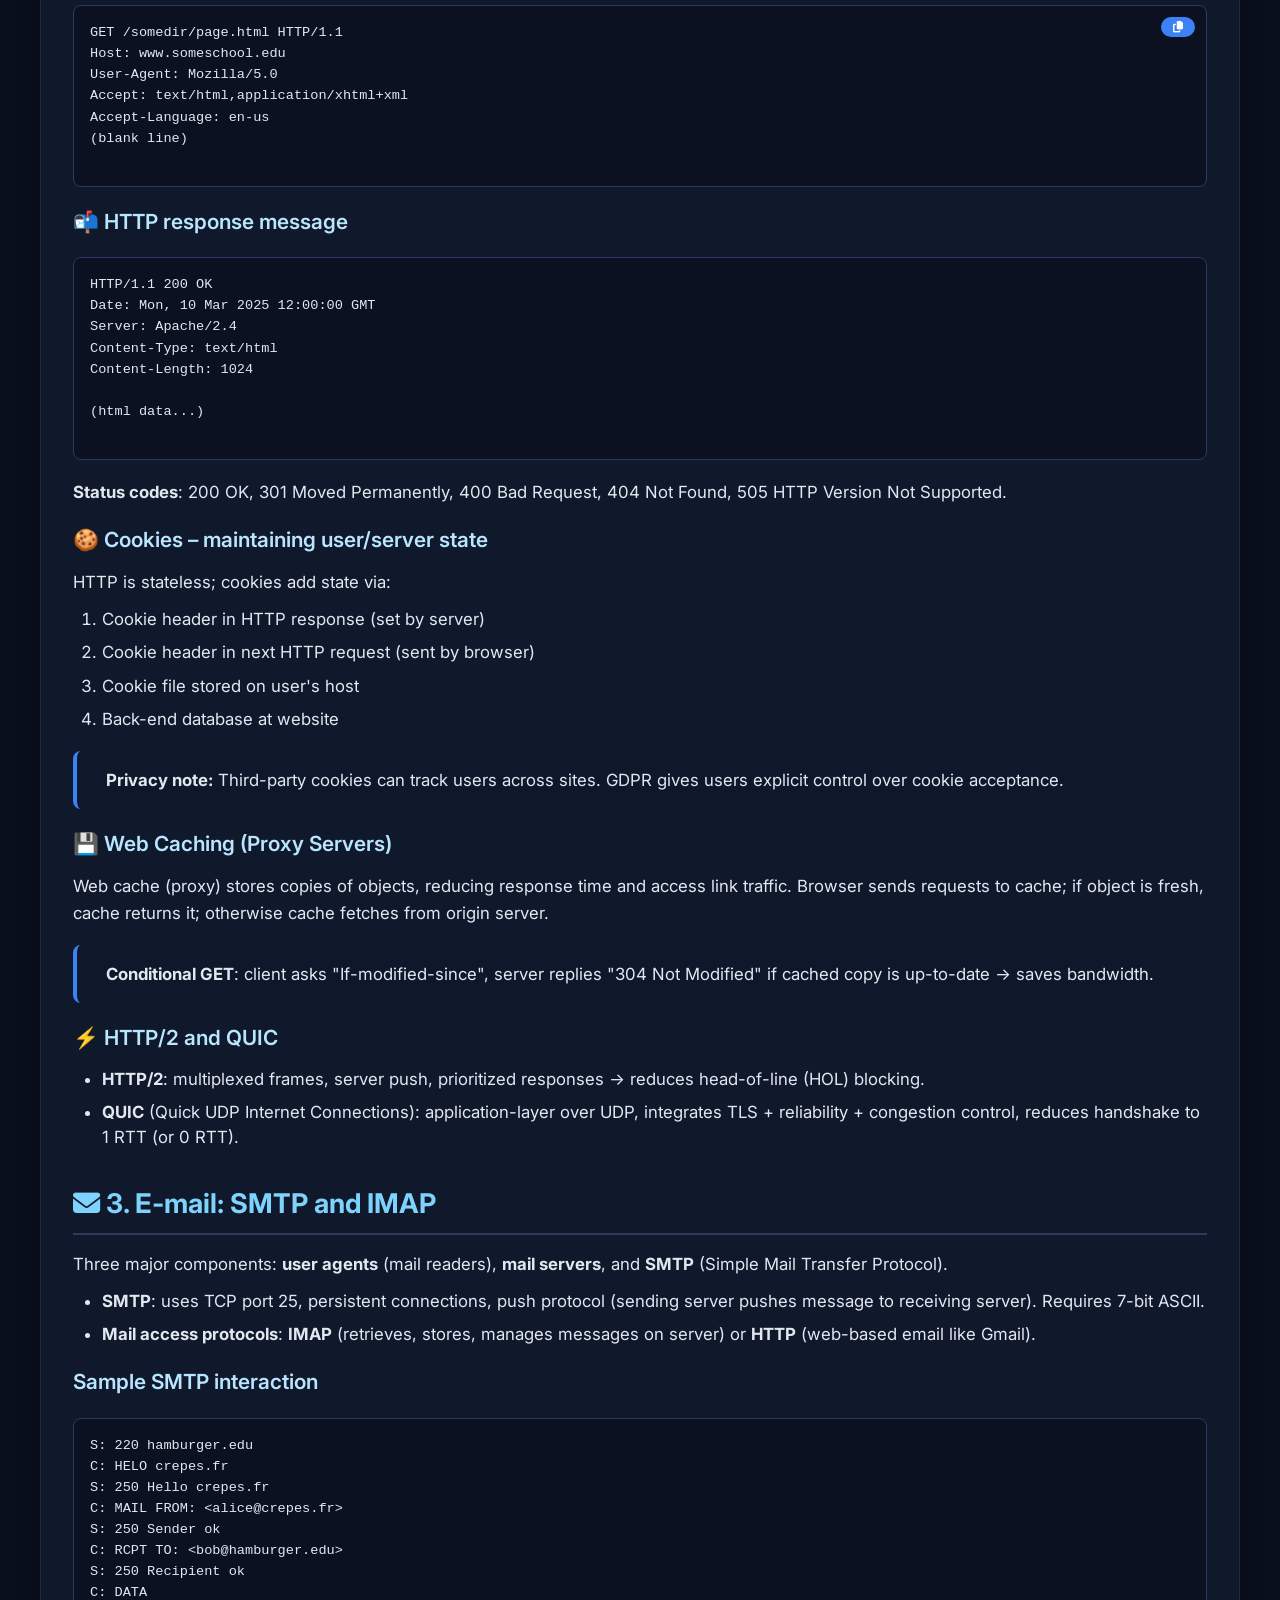
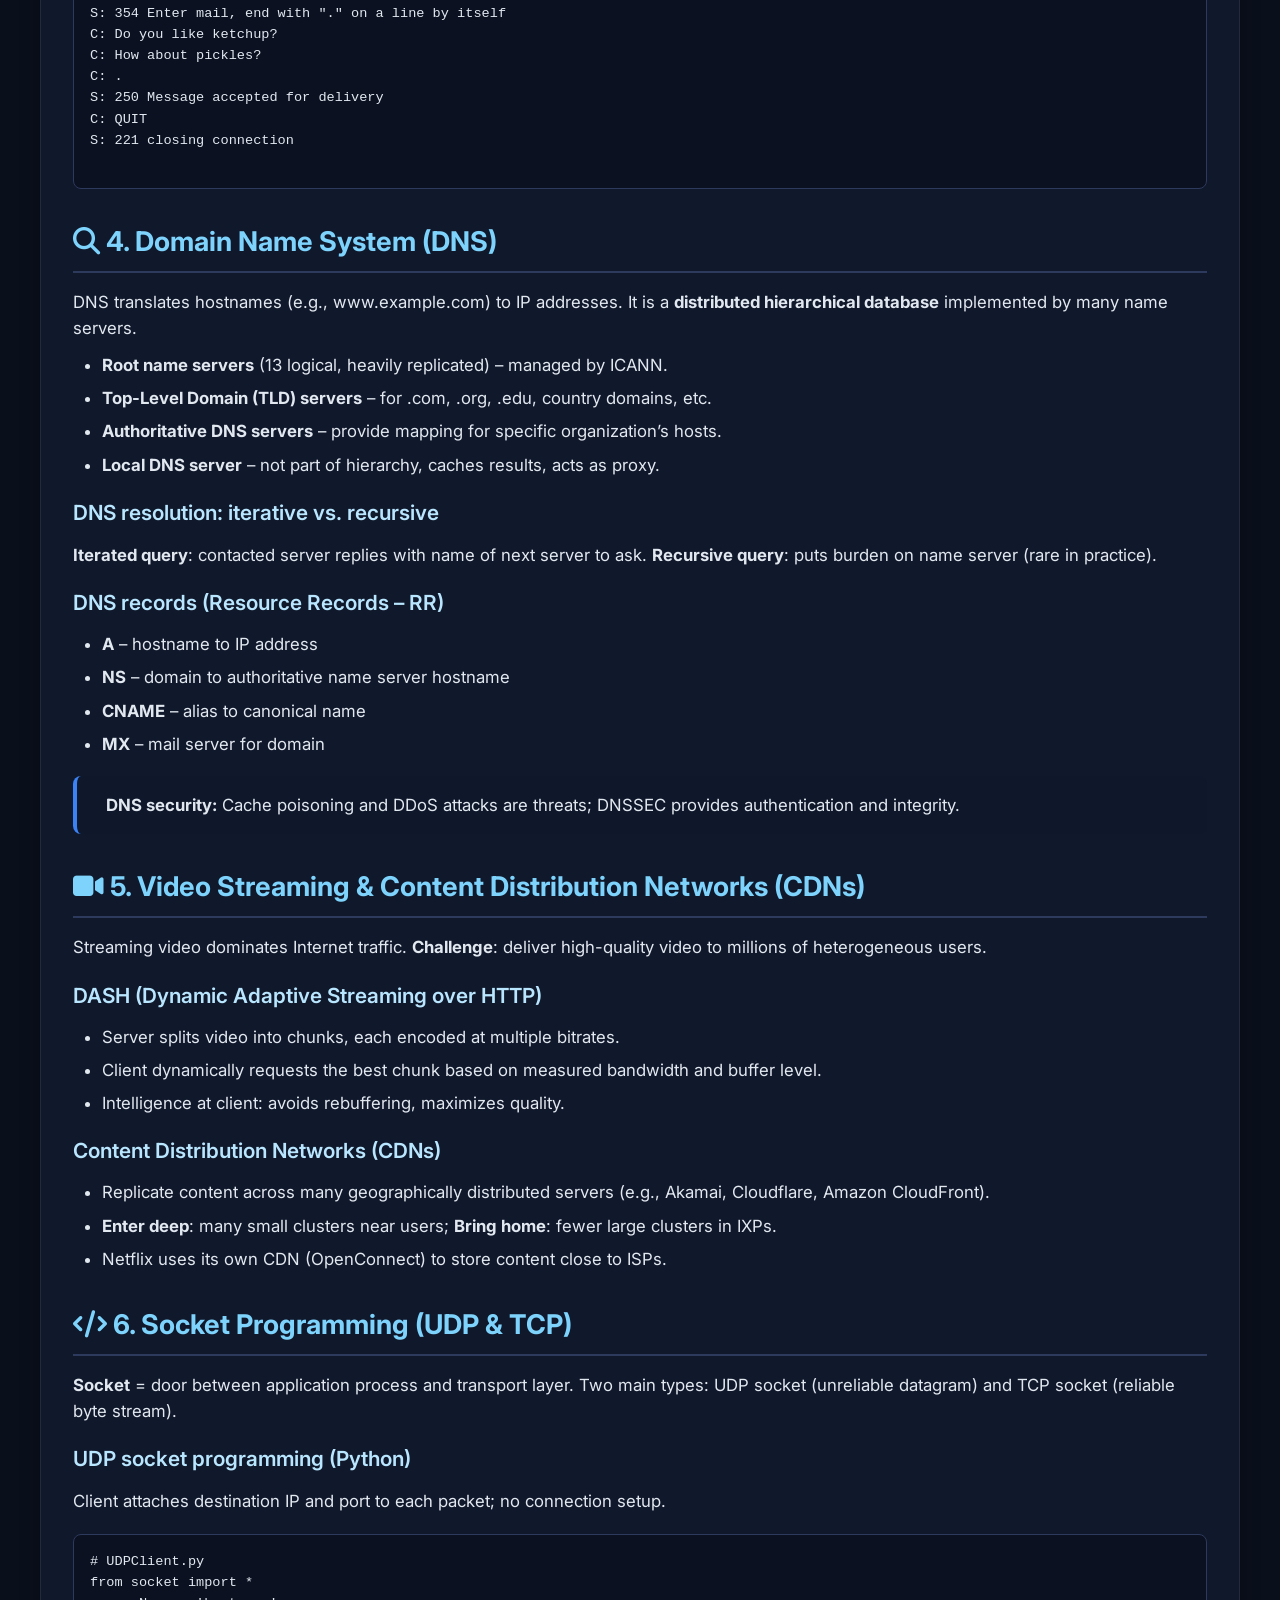
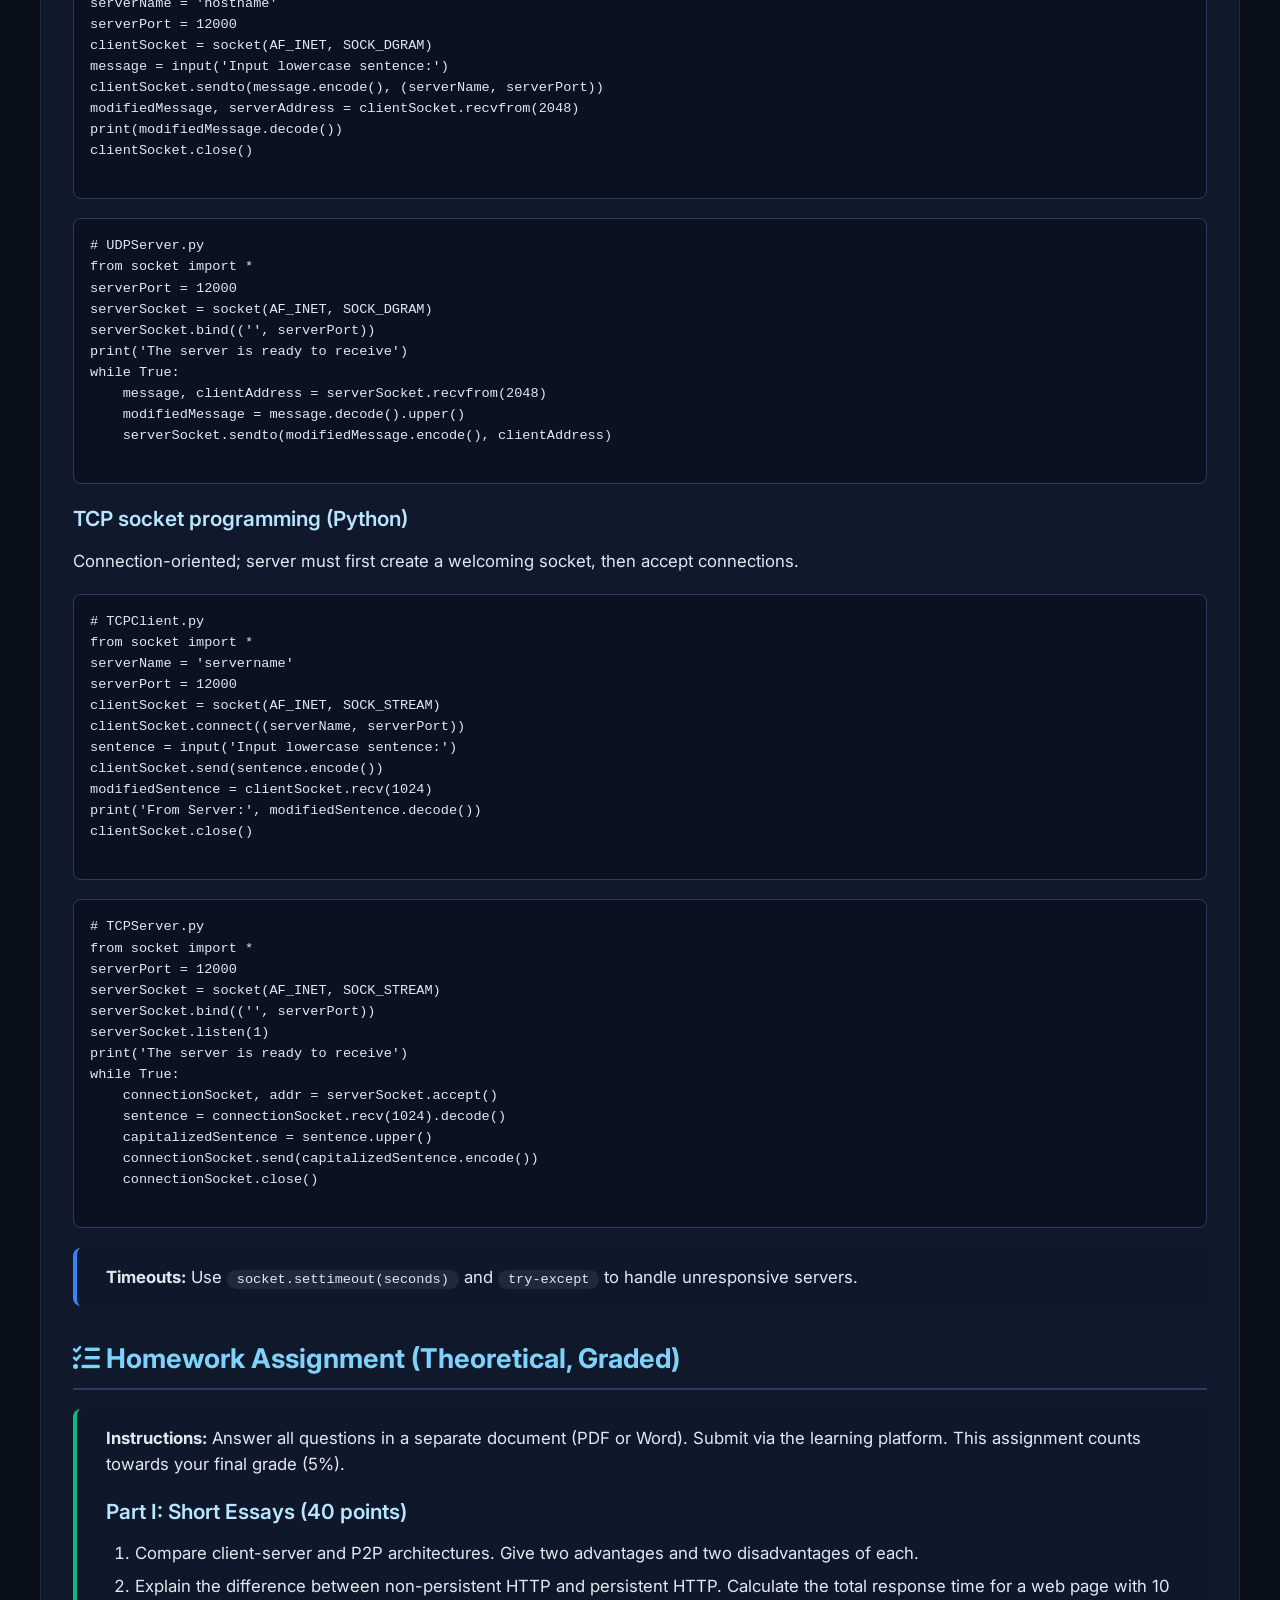
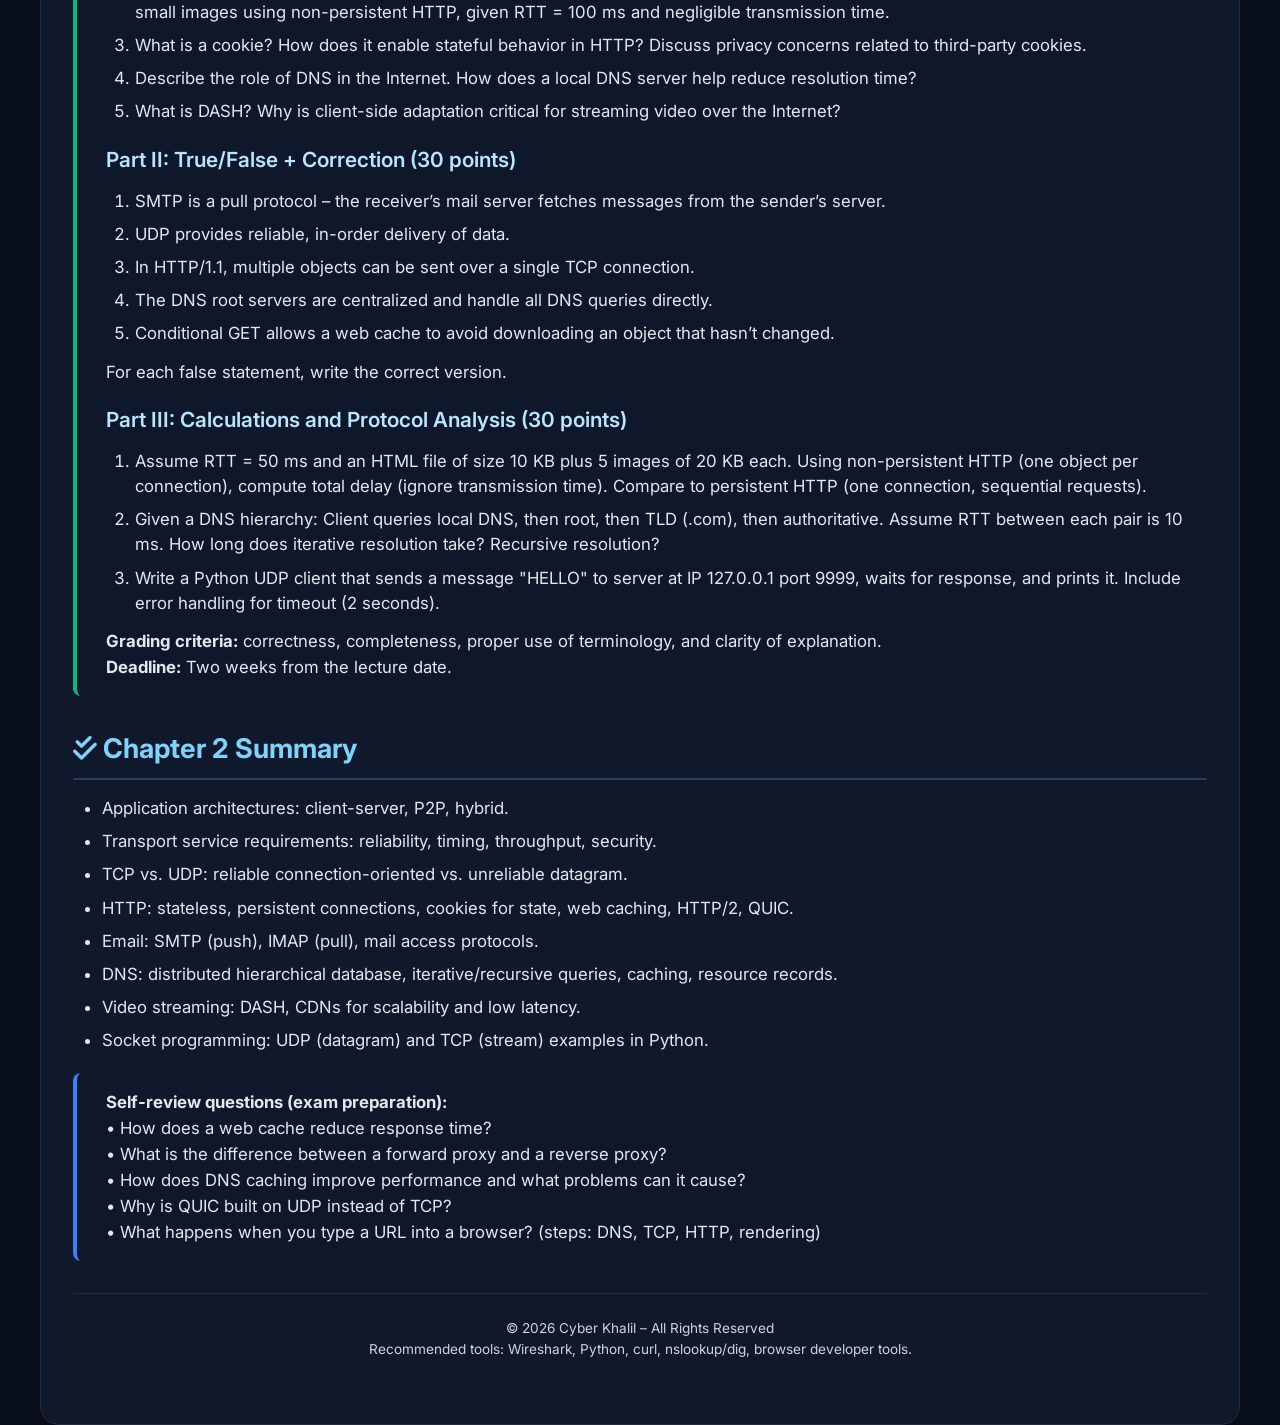
<file: lecture2.html>
<!doctype html>
<html lang="en">
  <head>
    <meta charset="UTF-8" />
    <meta
      name="viewport"
      content="width=device-width, initial-scale=1.0, user-scalable=yes"
    />
    <title>COMP-3315 | Chapter 2: Application Layer – Full Lecture</title>
    <link
      href="https://fonts.googleapis.com/css2?family=Inter:opsz,wght@14..32,400;14..32,500;14..32,600;14..32,700;14..32,800&display=swap"
      rel="stylesheet"
      onerror="this.remove()"
    />
    <link
      rel="stylesheet"
      href="https://cdnjs.cloudflare.com/ajax/libs/font-awesome/6.4.0/css/all.min.css"
      onerror="this.remove()"
    />

    <link rel="stylesheet" href="styles.css" />
    <style>
      /* تخصيصات خاصة بالمحاضرة (لون العناوين، هوامش إضافية) */
      .lecture-container-special {
        max-width: 1200px;
        margin: 0 auto;
        background: rgba(18, 25, 45, 0.92);
        backdrop-filter: blur(2px);
        border-radius: 1.2rem;
        padding: 2rem;
        border: 1px solid var(--border-light);
        box-shadow: 0 8px 20px rgba(0, 0, 0, 0.3);
      }

      .home-button {
        display: inline-flex;
        align-items: center;
        gap: 8px;
        background: var(--primary);
        color: white;
        padding: 0.5rem 1.2rem;
        border-radius: 2rem;
        text-decoration: none;
        font-weight: 600;
        margin-bottom: 1.5rem;
        transition: 0.2s;
      }

      .home-button:hover {
        background: var(--primary-dark);
        transform: translateY(-2px);
      }

      .lecture-container-special h2 {
        font-size: 1.7rem;
        font-weight: 700;
        margin: 2rem 0 1rem 0;
        color: #7dd3fc;
        border-bottom: 2px solid #2d3a5e;
        padding-bottom: 0.5rem;
      }

      .lecture-container-special h3 {
        font-size: 1.3rem;
        font-weight: 600;
        margin: 1.2rem 0 0.8rem 0;
        color: #b9e6ff;
      }

      .info-note {
        background: rgba(15, 25, 45, 0.7);
        padding: 1rem 1rem 1rem 1.8rem;
        border-left: 4px solid var(--primary);
        margin: 1.2rem 0;
        border-radius: 0.5rem;
      }

      .homework-box {
        background: rgba(15, 25, 45, 0.7);
        padding: 1rem 1rem 1rem 1.8rem;
        border-left: 4px solid var(--success);
        margin: 1.2rem 0;
        border-radius: 0.5rem;
      }

      .two-cols {
        display: flex;
        flex-wrap: wrap;
        gap: 1.5rem;
        margin: 1.2rem 0;
      }

      .col {
        flex: 1;
        min-width: 250px;
        background: rgba(0, 0, 0, 0.3);
        padding: 1.2rem;
        border-radius: 0.75rem;
        border: 1px solid var(--border-light);
      }

      .code-block,
      pre {
        background: #0b1120;
        color: #e2e8f0;
        padding: 1rem;
        border-radius: 0.5rem;
        font-family: "Courier New", monospace;
        font-size: 0.85rem;
        overflow-x: auto;
        margin: 1.2rem 0;
        border: 1px solid #2d3a5e;
      }

      .access-grid {
        display: grid;
        grid-template-columns: repeat(auto-fill, minmax(260px, 1fr));
        gap: 1rem;
        margin: 1.2rem 0;
      }

      .access-card {
        background: rgba(0, 0, 0, 0.3);
        padding: 0.8rem 1rem;
        border-radius: 0.5rem;
        border-left: 3px solid var(--primary);
      }

      @media (max-width: 700px) {
        .lecture-container-special {
          padding: 1rem;
        }
      }
    </style>
  </head>

  <body>
    <div class="bg-grid"></div>
    <div class="lecture-container-special">
      <a href="index.html" class="home-button"
        ><i class="fas fa-arrow-left"></i> Back to Course Home</a
      >

      <div class="quick-nav" style="margin-bottom: 1.5rem">
        <a href="#principles">Principles</a>
        <a href="#http">HTTP</a>
        <a href="#cookies">Cookies</a>
        <a href="#caching">Caching</a>
        <a href="#http2">HTTP/2 & QUIC</a>
        <a href="#email">Email</a>
        <a href="#dns">DNS</a>
        <a href="#streaming">Video & CDNs</a>
        <a href="#socket">Socket Programming</a>
        <a href="#homework">Homework</a>
      </div>

      <h1>Chapter 2: Application Layer</h1>
      <p style="font-size: 0.9rem; color: var(--text-muted)">
        Kurose & Ross, <em>Computer Networking: A Top-Down Approach</em>, 9th
        edition (2025) – Full lecture coverage
      </p>

      <!-- ================= 1. PRINCIPLES OF NETWORK APPLICATIONS ================= -->
      <h2 id="principles">
        <i class="fas fa-cogs"></i> 1. Principles of Network Applications
      </h2>
      <p>
        Network apps run on end systems (hosts) – not on core network devices.
        They communicate using the transport layer's services.
      </p>
      <div class="two-cols">
        <div class="col">
          <h3>🏢 Client-Server Architecture</h3>
          <ul>
            <li>
              <strong>Server</strong>: always-on, permanent IP address, often in
              data centers.
            </li>
            <li>
              <strong>Clients</strong>: communicate with server, may be
              intermittently connected, may have dynamic IP addresses.
            </li>
            <li>Examples: Web (HTTP), email (SMTP/IMAP), FTP.</li>
          </ul>
        </div>
        <div class="col">
          <h3>🌍 Peer-to-Peer (P2P) Architecture</h3>
          <ul>
            <li>
              No always-on server; arbitrary end systems (peers) communicate
              directly.
            </li>
            <li>Self-scalability: new peers bring new capacity and demand.</li>
            <li>Peers are intermittently connected and change IP addresses.</li>
            <li>Examples: BitTorrent, Skype (legacy), file sharing.</li>
          </ul>
        </div>
      </div>

      <h3>🔌 Processes, Sockets, and Addressing</h3>
      <p>
        A <strong>process</strong> is a program running within a host. Processes
        communicate via <strong>sockets</strong> (API to the network). To
        identify a socket, we need both the <strong>IP address</strong> (host)
        and a <strong>port number</strong> (e.g., HTTP:80, SMTP:25).
      </p>
      <div class="info-note">
        <strong>Application-layer protocol</strong> defines: message types
        (request/response), syntax (fields and delimiters), semantics (meaning
        of fields), and rules for when/how processes send messages.
      </div>

      <h3>📡 What transport service does an app need?</h3>
      <ul>
        <li>
          <strong>Data integrity</strong>: some apps (file transfer, web) need
          100% reliable transfer; others (audio) tolerate some loss.
        </li>
        <li>
          <strong>Timing</strong>: low delay is critical for Internet telephony,
          interactive games.
        </li>
        <li>
          <strong>Throughput</strong>: multimedia apps require minimum
          throughput; elastic apps use whatever is available.
        </li>
        <li>
          <strong>Security</strong>: encryption, data integrity, authentication
          (e.g., TLS).
        </li>
      </ul>

      <h3>🚚 Internet transport protocols</h3>
      <ul>
        <li>
          <strong>TCP</strong>: reliable, in-order delivery, flow control,
          congestion control, connection-oriented. No timing/minimum throughput
          guarantees.
        </li>
        <li>
          <strong>UDP</strong>: unreliable, unordered, no connection setup, no
          congestion control. Used for streaming, DNS, VoIP (where speed matters
          over reliability).
        </li>
        <li>
          <strong>TLS</strong> (Transport Layer Security): provides encrypted
          TCP connections, data integrity, and endpoint authentication
          (implemented in application layer).
        </li>
      </ul>

      <!-- ================= 2. HTTP ================= -->
      <h2 id="http"><i class="fas fa-globe"></i> 2. Web and HTTP</h2>
      <p>
        <strong>HTTP</strong> (HyperText Transfer Protocol) – Web's
        application-layer protocol. Uses TCP port 80 (default).
      </p>
      <ul>
        <li>
          <strong>Non-persistent HTTP</strong>: one object per TCP connection →
          2 RTTs per object (connection setup + request/response).
        </li>
        <li>
          <strong>Persistent HTTP (HTTP/1.1)</strong>: multiple objects over
          single TCP connection → lower response time, less overhead.
        </li>
      </ul>
      <h3>📄 HTTP request message (ASCII)</h3>
      <pre>
GET /somedir/page.html HTTP/1.1
Host: www.someschool.edu
User-Agent: Mozilla/5.0
Accept: text/html,application/xhtml+xml
Accept-Language: en-us
(blank line)
    </pre
      >
      <h3>📬 HTTP response message</h3>
      <pre>
HTTP/1.1 200 OK
Date: Mon, 10 Mar 2025 12:00:00 GMT
Server: Apache/2.4
Content-Type: text/html
Content-Length: 1024

(html data...)
    </pre
      >
      <p>
        <strong>Status codes</strong>: 200 OK, 301 Moved Permanently, 400 Bad
        Request, 404 Not Found, 505 HTTP Version Not Supported.
      </p>

      <h3 id="cookies">🍪 Cookies – maintaining user/server state</h3>
      <p>HTTP is stateless; cookies add state via:</p>
      <ol>
        <li>Cookie header in HTTP response (set by server)</li>
        <li>Cookie header in next HTTP request (sent by browser)</li>
        <li>Cookie file stored on user's host</li>
        <li>Back-end database at website</li>
      </ol>
      <div class="info-note">
        <strong>Privacy note:</strong> Third-party cookies can track users
        across sites. GDPR gives users explicit control over cookie acceptance.
      </div>

      <h3 id="caching">💾 Web Caching (Proxy Servers)</h3>
      <p>
        Web cache (proxy) stores copies of objects, reducing response time and
        access link traffic. Browser sends requests to cache; if object is
        fresh, cache returns it; otherwise cache fetches from origin server.
      </p>
      <div class="info-note">
        <strong>Conditional GET</strong>: client asks "If-modified-since",
        server replies "304 Not Modified" if cached copy is up-to-date → saves
        bandwidth.
      </div>

      <h3 id="http2">⚡ HTTP/2 and QUIC</h3>
      <ul>
        <li>
          <strong>HTTP/2</strong>: multiplexed frames, server push, prioritized
          responses → reduces head-of-line (HOL) blocking.
        </li>
        <li>
          <strong>QUIC</strong> (Quick UDP Internet Connections):
          application-layer over UDP, integrates TLS + reliability + congestion
          control, reduces handshake to 1 RTT (or 0 RTT).
        </li>
      </ul>

      <!-- ================= 3. EMAIL (SMTP, IMAP) ================= -->
      <h2 id="email">
        <i class="fas fa-envelope"></i> 3. E‑mail: SMTP and IMAP
      </h2>
      <p>
        Three major components: <strong>user agents</strong> (mail readers),
        <strong>mail servers</strong>, and <strong>SMTP</strong> (Simple Mail
        Transfer Protocol).
      </p>
      <ul>
        <li>
          <strong>SMTP</strong>: uses TCP port 25, persistent connections, push
          protocol (sending server pushes message to receiving server). Requires
          7-bit ASCII.
        </li>
        <li>
          <strong>Mail access protocols</strong>:
          <strong>IMAP</strong> (retrieves, stores, manages messages on server)
          or <strong>HTTP</strong> (web-based email like Gmail).
        </li>
      </ul>
      <h3>Sample SMTP interaction</h3>
      <pre>
S: 220 hamburger.edu
C: HELO crepes.fr
S: 250 Hello crepes.fr
C: MAIL FROM: &lt;alice@crepes.fr&gt;
S: 250 Sender ok
C: RCPT TO: &lt;bob@hamburger.edu&gt;
S: 250 Recipient ok
C: DATA
S: 354 Enter mail, end with "." on a line by itself
C: Do you like ketchup?
C: How about pickles?
C: .
S: 250 Message accepted for delivery
C: QUIT
S: 221 closing connection
    </pre
      >

      <!-- ================= 4. DNS ================= -->
      <h2 id="dns">
        <i class="fas fa-search"></i> 4. Domain Name System (DNS)
      </h2>
      <p>
        DNS translates hostnames (e.g., www.example.com) to IP addresses. It is
        a <strong>distributed hierarchical database</strong> implemented by many
        name servers.
      </p>
      <ul>
        <li>
          <strong>Root name servers</strong> (13 logical, heavily replicated) –
          managed by ICANN.
        </li>
        <li>
          <strong>Top-Level Domain (TLD) servers</strong> – for .com, .org,
          .edu, country domains, etc.
        </li>
        <li>
          <strong>Authoritative DNS servers</strong> – provide mapping for
          specific organization’s hosts.
        </li>
        <li>
          <strong>Local DNS server</strong> – not part of hierarchy, caches
          results, acts as proxy.
        </li>
      </ul>
      <h3>DNS resolution: iterative vs. recursive</h3>
      <p>
        <strong>Iterated query</strong>: contacted server replies with name of
        next server to ask. <strong>Recursive query</strong>: puts burden on
        name server (rare in practice).
      </p>
      <h3>DNS records (Resource Records – RR)</h3>
      <ul>
        <li><strong>A</strong> – hostname to IP address</li>
        <li>
          <strong>NS</strong> – domain to authoritative name server hostname
        </li>
        <li><strong>CNAME</strong> – alias to canonical name</li>
        <li><strong>MX</strong> – mail server for domain</li>
      </ul>
      <div class="info-note">
        <strong>DNS security:</strong> Cache poisoning and DDoS attacks are
        threats; DNSSEC provides authentication and integrity.
      </div>

      <!-- ================= 5. VIDEO STREAMING AND CDNS ================= -->
      <h2 id="streaming">
        <i class="fas fa-video"></i> 5. Video Streaming & Content Distribution
        Networks (CDNs)
      </h2>
      <p>
        Streaming video dominates Internet traffic. <strong>Challenge</strong>:
        deliver high-quality video to millions of heterogeneous users.
      </p>
      <h3>DASH (Dynamic Adaptive Streaming over HTTP)</h3>
      <ul>
        <li>
          Server splits video into chunks, each encoded at multiple bitrates.
        </li>
        <li>
          Client dynamically requests the best chunk based on measured bandwidth
          and buffer level.
        </li>
        <li>Intelligence at client: avoids rebuffering, maximizes quality.</li>
      </ul>
      <h3>Content Distribution Networks (CDNs)</h3>
      <ul>
        <li>
          Replicate content across many geographically distributed servers
          (e.g., Akamai, Cloudflare, Amazon CloudFront).
        </li>
        <li>
          <strong>Enter deep</strong>: many small clusters near users;
          <strong>Bring home</strong>: fewer large clusters in IXPs.
        </li>
        <li>
          Netflix uses its own CDN (OpenConnect) to store content close to ISPs.
        </li>
      </ul>

      <!-- ================= 6. SOCKET PROGRAMMING ================= -->
      <h2 id="socket">
        <i class="fas fa-code"></i> 6. Socket Programming (UDP & TCP)
      </h2>
      <p>
        <strong>Socket</strong> = door between application process and transport
        layer. Two main types: UDP socket (unreliable datagram) and TCP socket
        (reliable byte stream).
      </p>

      <h3>UDP socket programming (Python)</h3>
      <p>
        Client attaches destination IP and port to each packet; no connection
        setup.
      </p>
      <pre>
# UDPClient.py
from socket import *
serverName = 'hostname'
serverPort = 12000
clientSocket = socket(AF_INET, SOCK_DGRAM)
message = input('Input lowercase sentence:')
clientSocket.sendto(message.encode(), (serverName, serverPort))
modifiedMessage, serverAddress = clientSocket.recvfrom(2048)
print(modifiedMessage.decode())
clientSocket.close()
    </pre
      >
      <pre>
# UDPServer.py
from socket import *
serverPort = 12000
serverSocket = socket(AF_INET, SOCK_DGRAM)
serverSocket.bind(('', serverPort))
print('The server is ready to receive')
while True:
    message, clientAddress = serverSocket.recvfrom(2048)
    modifiedMessage = message.decode().upper()
    serverSocket.sendto(modifiedMessage.encode(), clientAddress)
    </pre
      >

      <h3>TCP socket programming (Python)</h3>
      <p>
        Connection-oriented; server must first create a welcoming socket, then
        accept connections.
      </p>
      <pre>
# TCPClient.py
from socket import *
serverName = 'servername'
serverPort = 12000
clientSocket = socket(AF_INET, SOCK_STREAM)
clientSocket.connect((serverName, serverPort))
sentence = input('Input lowercase sentence:')
clientSocket.send(sentence.encode())
modifiedSentence = clientSocket.recv(1024)
print('From Server:', modifiedSentence.decode())
clientSocket.close()
    </pre
      >
      <pre>
# TCPServer.py
from socket import *
serverPort = 12000
serverSocket = socket(AF_INET, SOCK_STREAM)
serverSocket.bind(('', serverPort))
serverSocket.listen(1)
print('The server is ready to receive')
while True:
    connectionSocket, addr = serverSocket.accept()
    sentence = connectionSocket.recv(1024).decode()
    capitalizedSentence = sentence.upper()
    connectionSocket.send(capitalizedSentence.encode())
    connectionSocket.close()
    </pre
      >
      <div class="info-note">
        <strong>Timeouts:</strong> Use
        <code>socket.settimeout(seconds)</code> and <code>try-except</code> to
        handle unresponsive servers.
      </div>

      <!-- ================= 7. HOMEWORK ASSIGNMENT ================= -->
      <h2 id="homework">
        <i class="fas fa-tasks"></i> Homework Assignment (Theoretical, Graded)
      </h2>
      <div class="homework-box">
        <p>
          <strong>Instructions:</strong> Answer all questions in a separate
          document (PDF or Word). Submit via the learning platform. This
          assignment counts towards your final grade (5%).
        </p>

        <h3>Part I: Short Essays (40 points)</h3>
        <ol>
          <li>
            Compare client-server and P2P architectures. Give two advantages and
            two disadvantages of each.
          </li>
          <li>
            Explain the difference between non-persistent HTTP and persistent
            HTTP. Calculate the total response time for a web page with 10 small
            images using non-persistent HTTP, given RTT = 100 ms and negligible
            transmission time.
          </li>
          <li>
            What is a cookie? How does it enable stateful behavior in HTTP?
            Discuss privacy concerns related to third-party cookies.
          </li>
          <li>
            Describe the role of DNS in the Internet. How does a local DNS
            server help reduce resolution time?
          </li>
          <li>
            What is DASH? Why is client-side adaptation critical for streaming
            video over the Internet?
          </li>
        </ol>

        <h3>Part II: True/False + Correction (30 points)</h3>
        <ol>
          <li>
            SMTP is a pull protocol – the receiver’s mail server fetches
            messages from the sender’s server.
          </li>
          <li>UDP provides reliable, in-order delivery of data.</li>
          <li>
            In HTTP/1.1, multiple objects can be sent over a single TCP
            connection.
          </li>
          <li>
            The DNS root servers are centralized and handle all DNS queries
            directly.
          </li>
          <li>
            Conditional GET allows a web cache to avoid downloading an object
            that hasn’t changed.
          </li>
        </ol>
        <p>For each false statement, write the correct version.</p>

        <h3>Part III: Calculations and Protocol Analysis (30 points)</h3>
        <ol>
          <li>
            Assume RTT = 50 ms and an HTML file of size 10 KB plus 5 images of
            20 KB each. Using non-persistent HTTP (one object per connection),
            compute total delay (ignore transmission time). Compare to
            persistent HTTP (one connection, sequential requests).
          </li>
          <li>
            Given a DNS hierarchy: Client queries local DNS, then root, then TLD
            (.com), then authoritative. Assume RTT between each pair is 10 ms.
            How long does iterative resolution take? Recursive resolution?
          </li>
          <li>
            Write a Python UDP client that sends a message "HELLO" to server at
            IP 127.0.0.1 port 9999, waits for response, and prints it. Include
            error handling for timeout (2 seconds).
          </li>
        </ol>
        <p>
          <strong>Grading criteria:</strong> correctness, completeness, proper
          use of terminology, and clarity of explanation.
        </p>
        <p><strong>Deadline:</strong> Two weeks from the lecture date.</p>
      </div>

      <!-- ================= SUMMARY ================= -->
      <h2><i class="fas fa-check-double"></i> Chapter 2 Summary</h2>
      <ul>
        <li>Application architectures: client-server, P2P, hybrid.</li>
        <li>
          Transport service requirements: reliability, timing, throughput,
          security.
        </li>
        <li>
          TCP vs. UDP: reliable connection-oriented vs. unreliable datagram.
        </li>
        <li>
          HTTP: stateless, persistent connections, cookies for state, web
          caching, HTTP/2, QUIC.
        </li>
        <li>Email: SMTP (push), IMAP (pull), mail access protocols.</li>
        <li>
          DNS: distributed hierarchical database, iterative/recursive queries,
          caching, resource records.
        </li>
        <li>Video streaming: DASH, CDNs for scalability and low latency.</li>
        <li>
          Socket programming: UDP (datagram) and TCP (stream) examples in
          Python.
        </li>
      </ul>
      <div class="info-note">
        <strong>Self-review questions (exam preparation):</strong><br />
        • How does a web cache reduce response time?<br />
        • What is the difference between a forward proxy and a reverse proxy?<br />
        • How does DNS caching improve performance and what problems can it
        cause?<br />
        • Why is QUIC built on UDP instead of TCP?<br />
        • What happens when you type a URL into a browser? (steps: DNS, TCP,
        HTTP, rendering)
      </div>

      <footer
        style="
          margin-top: 2rem;
          text-align: center;
          font-size: 0.85rem;
          color: var(--text-muted);
          border-top: 1px solid var(--border-light);
          padding-top: 1.5rem;
        "
      >
        <p>
          © <span id="lecture-year"></span> Cyber Khalil – All Rights Reserved
        </p>
        <p>
          Recommended tools: Wireshark, Python, curl, nslookup/dig, browser
          developer tools.
        </p>
      </footer>
    </div>
    <script>
      document.getElementById("lecture-year").textContent =
        new Date().getFullYear();
    </script>
    <script src="scripts.js" defer></script>
  </body>
</html>
</file>
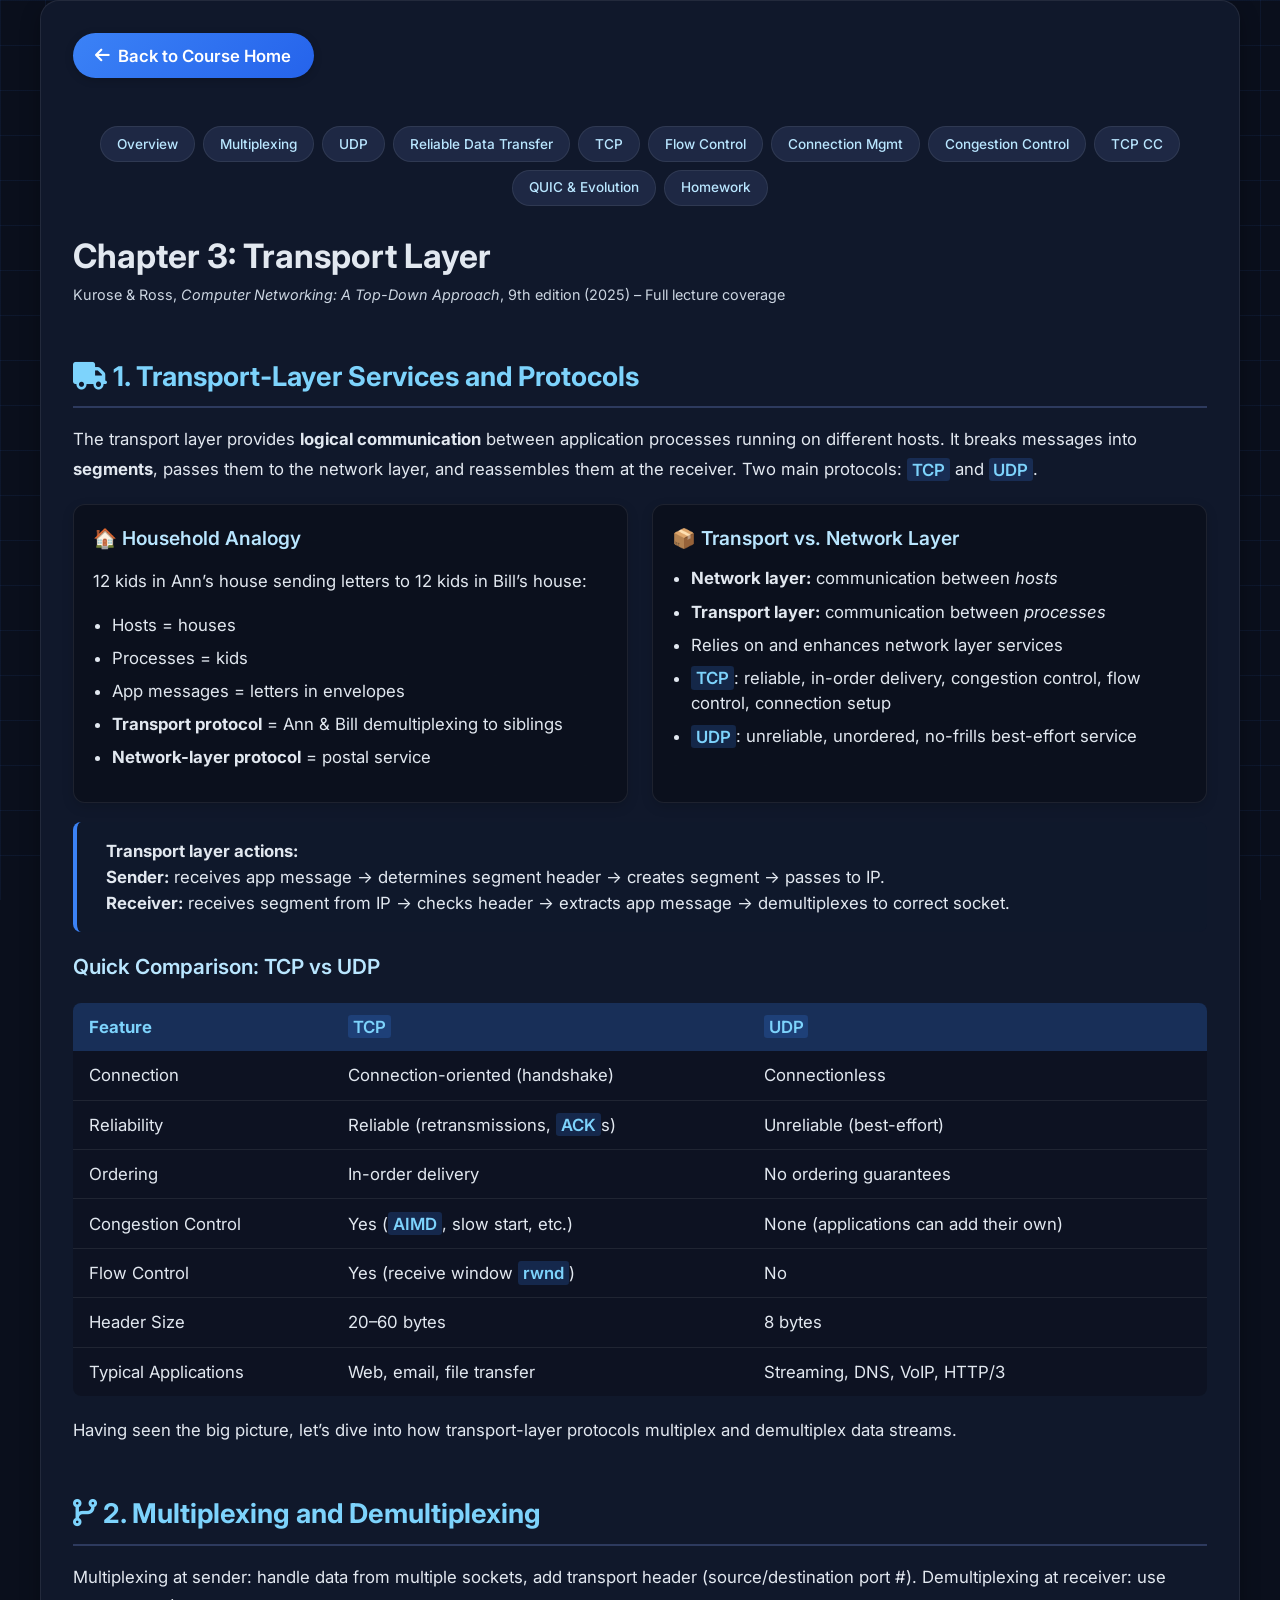
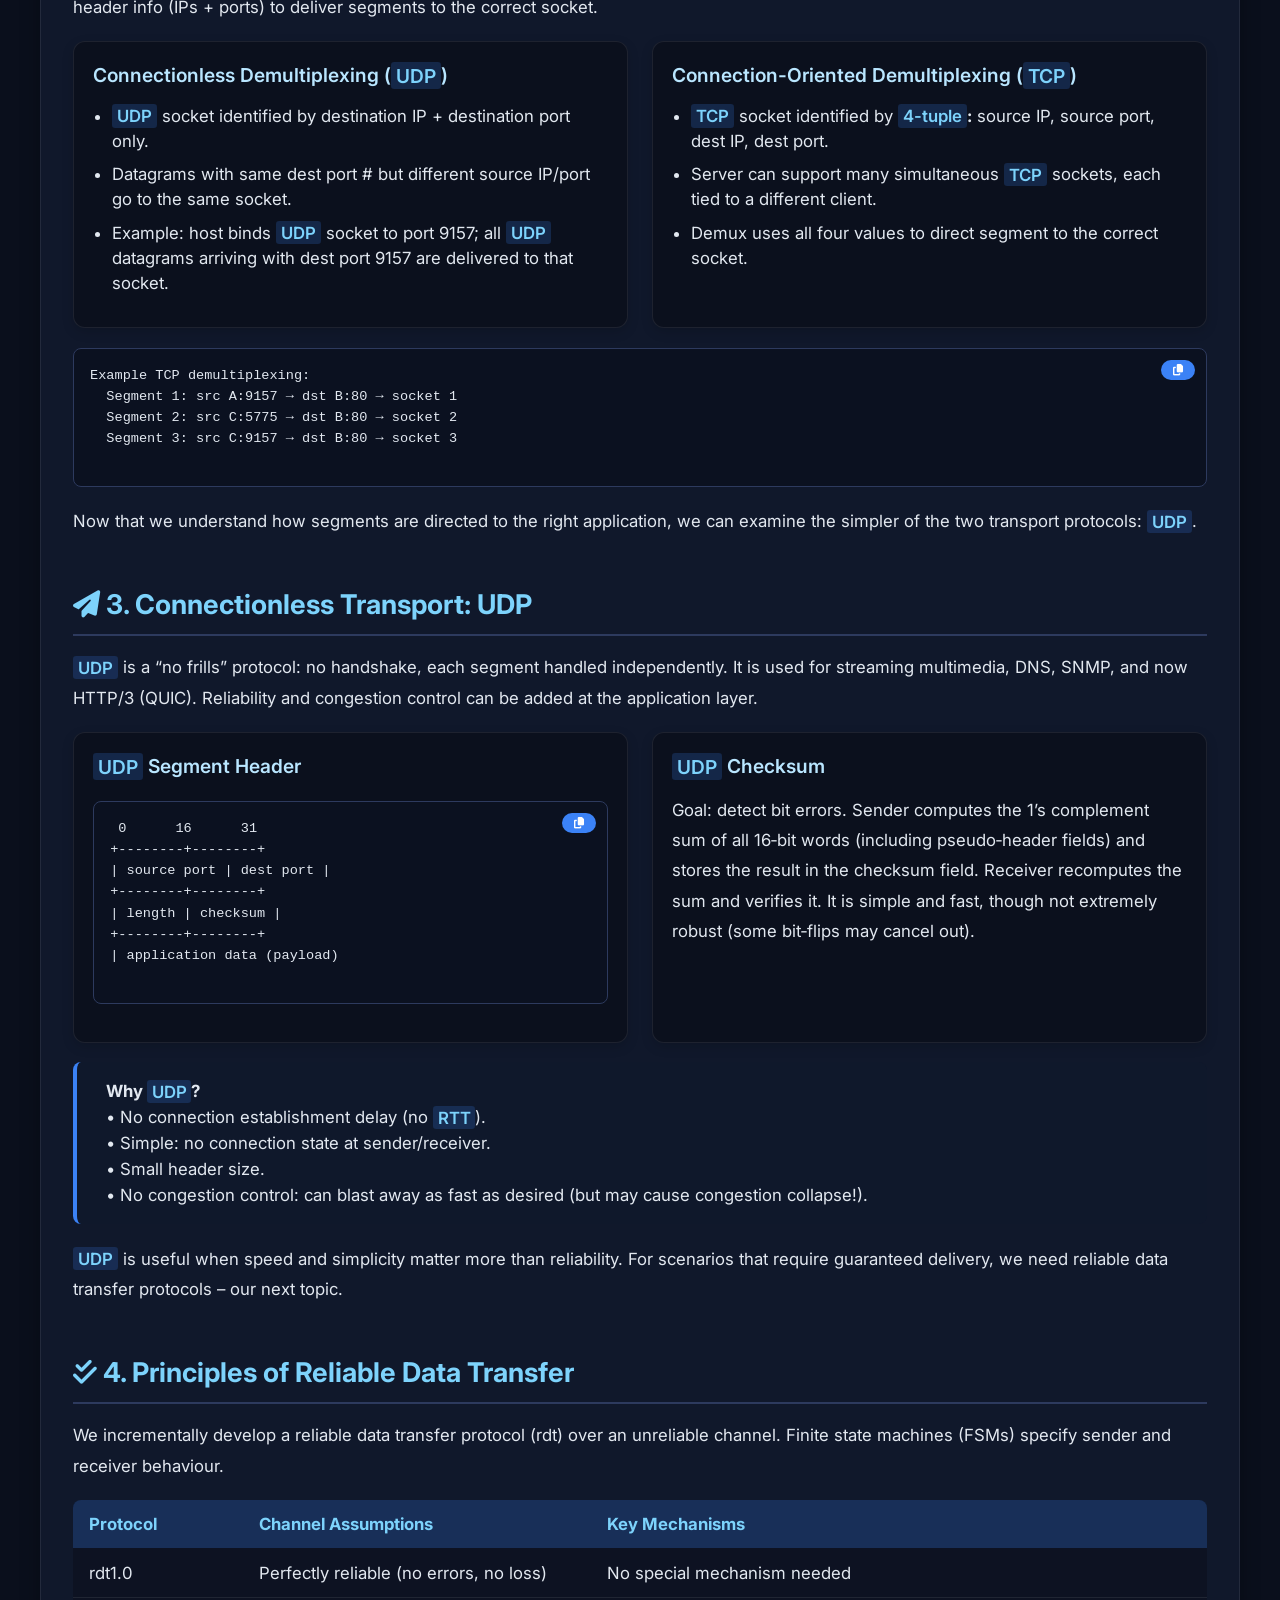
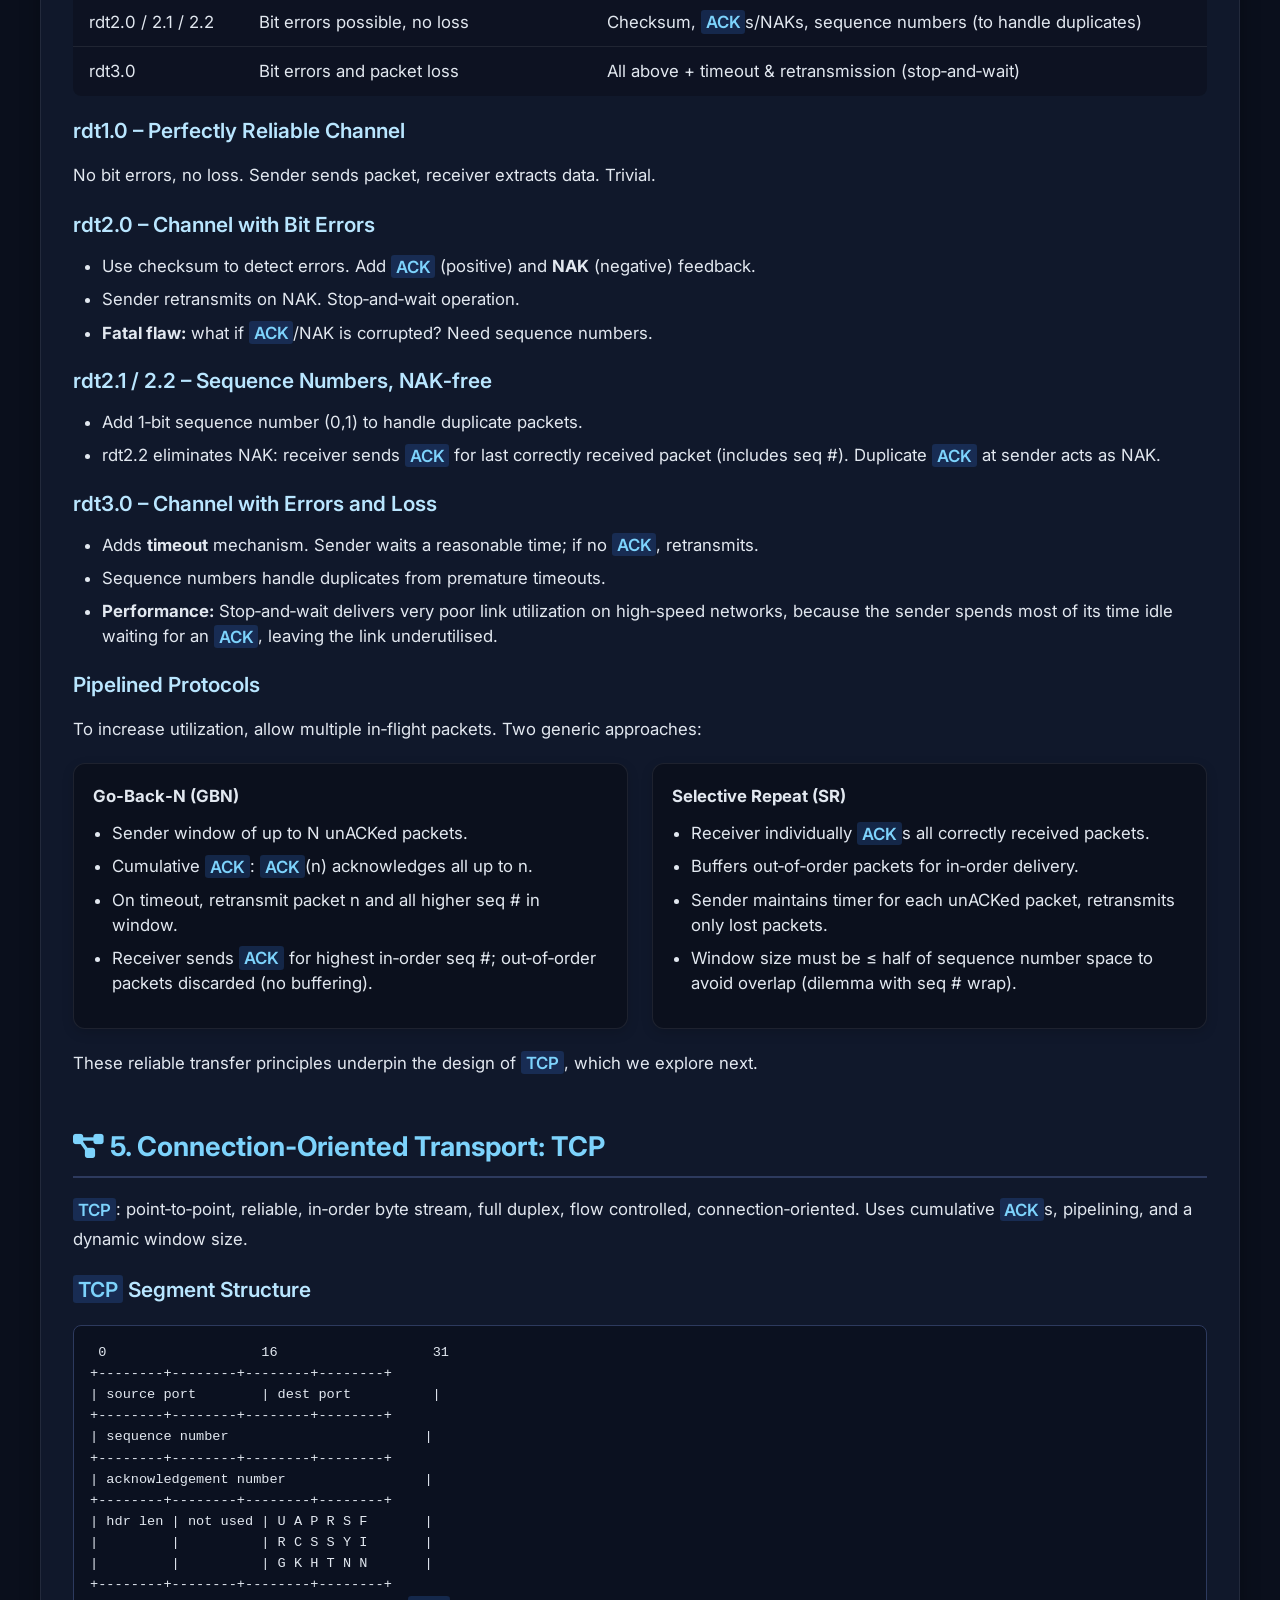
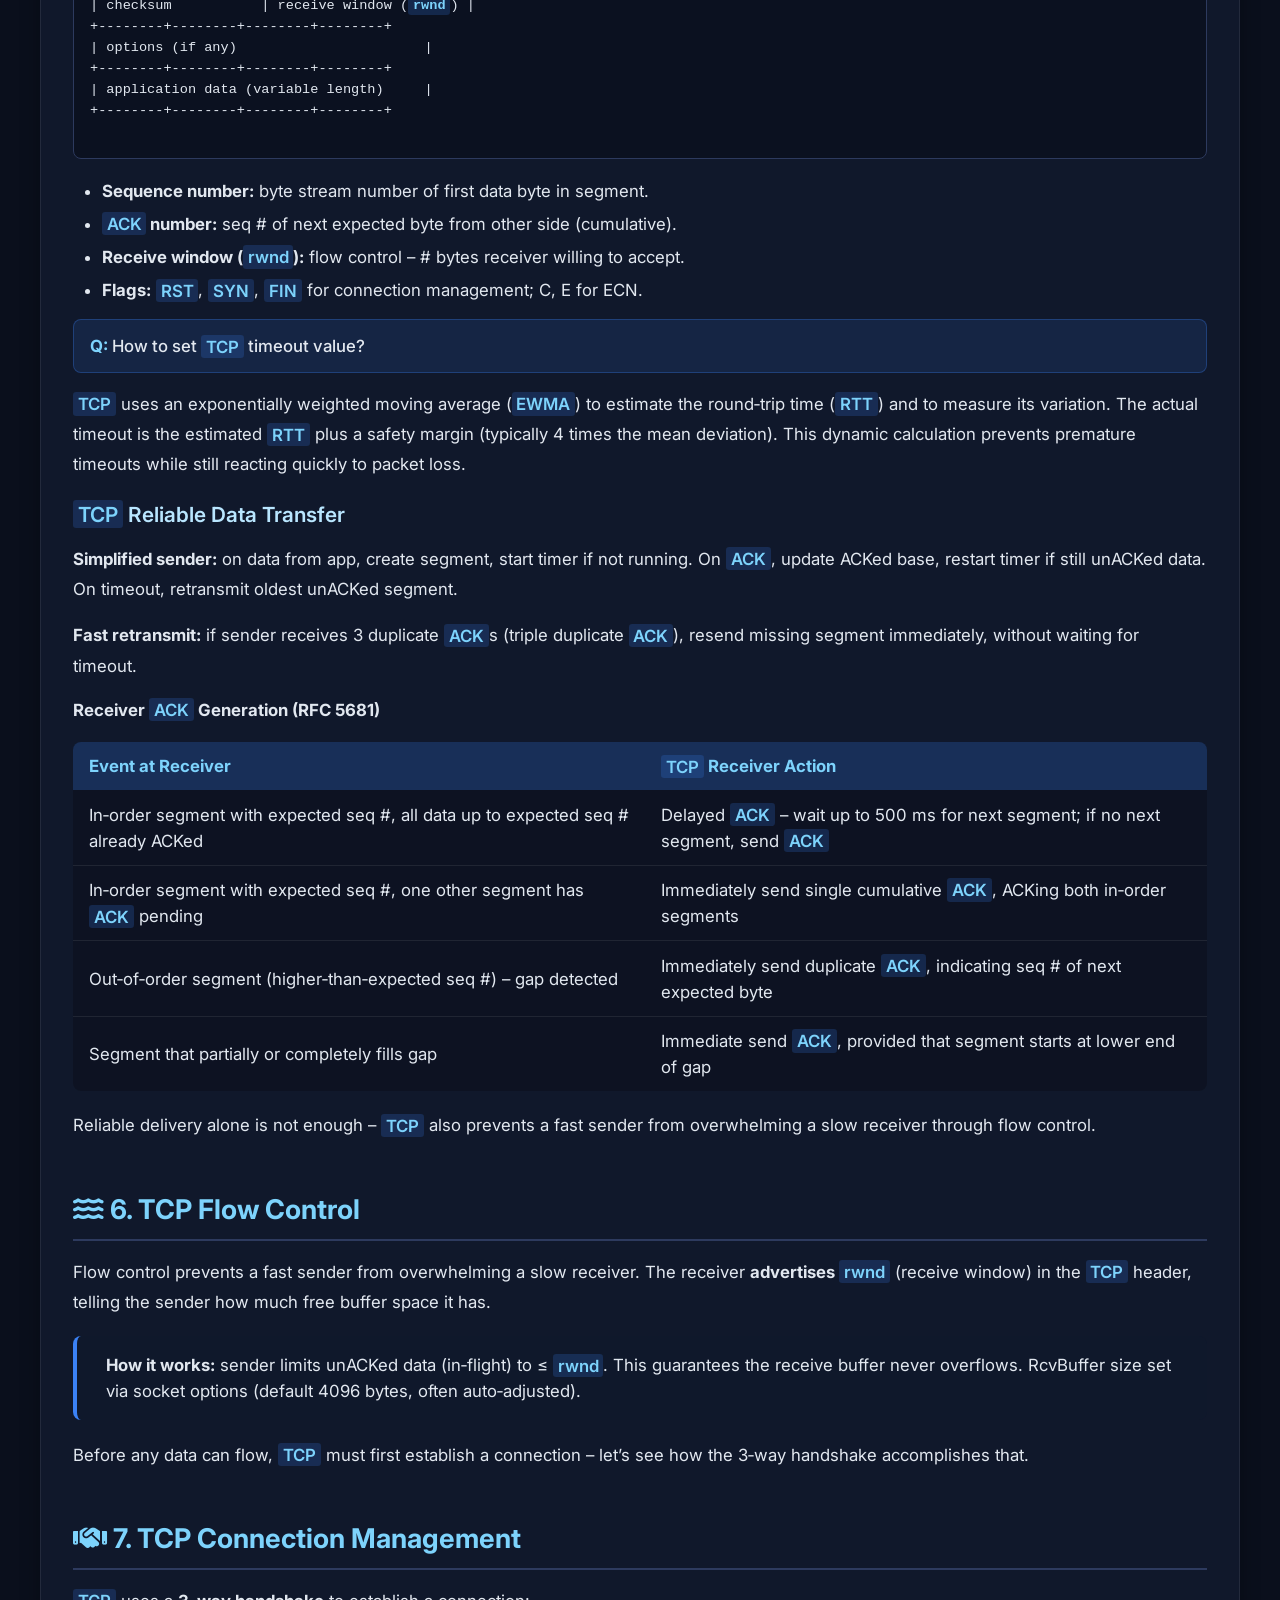
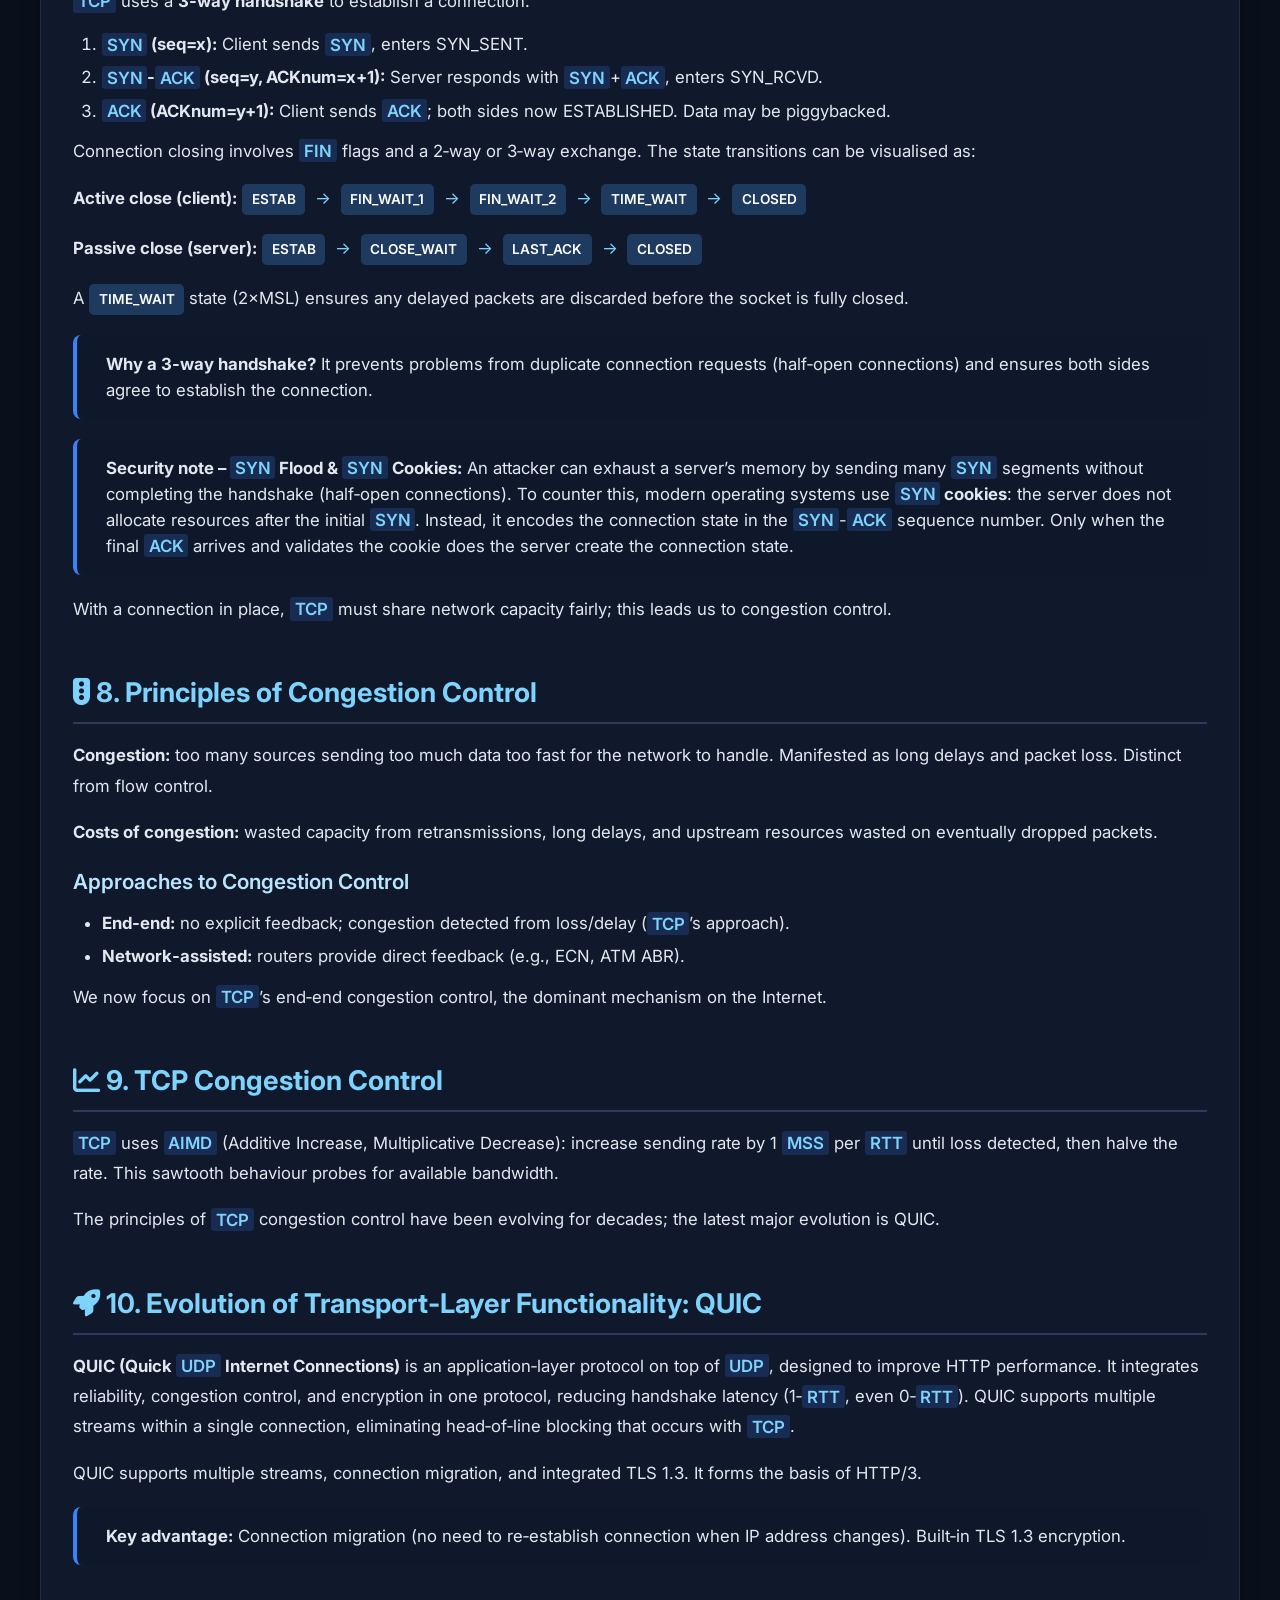
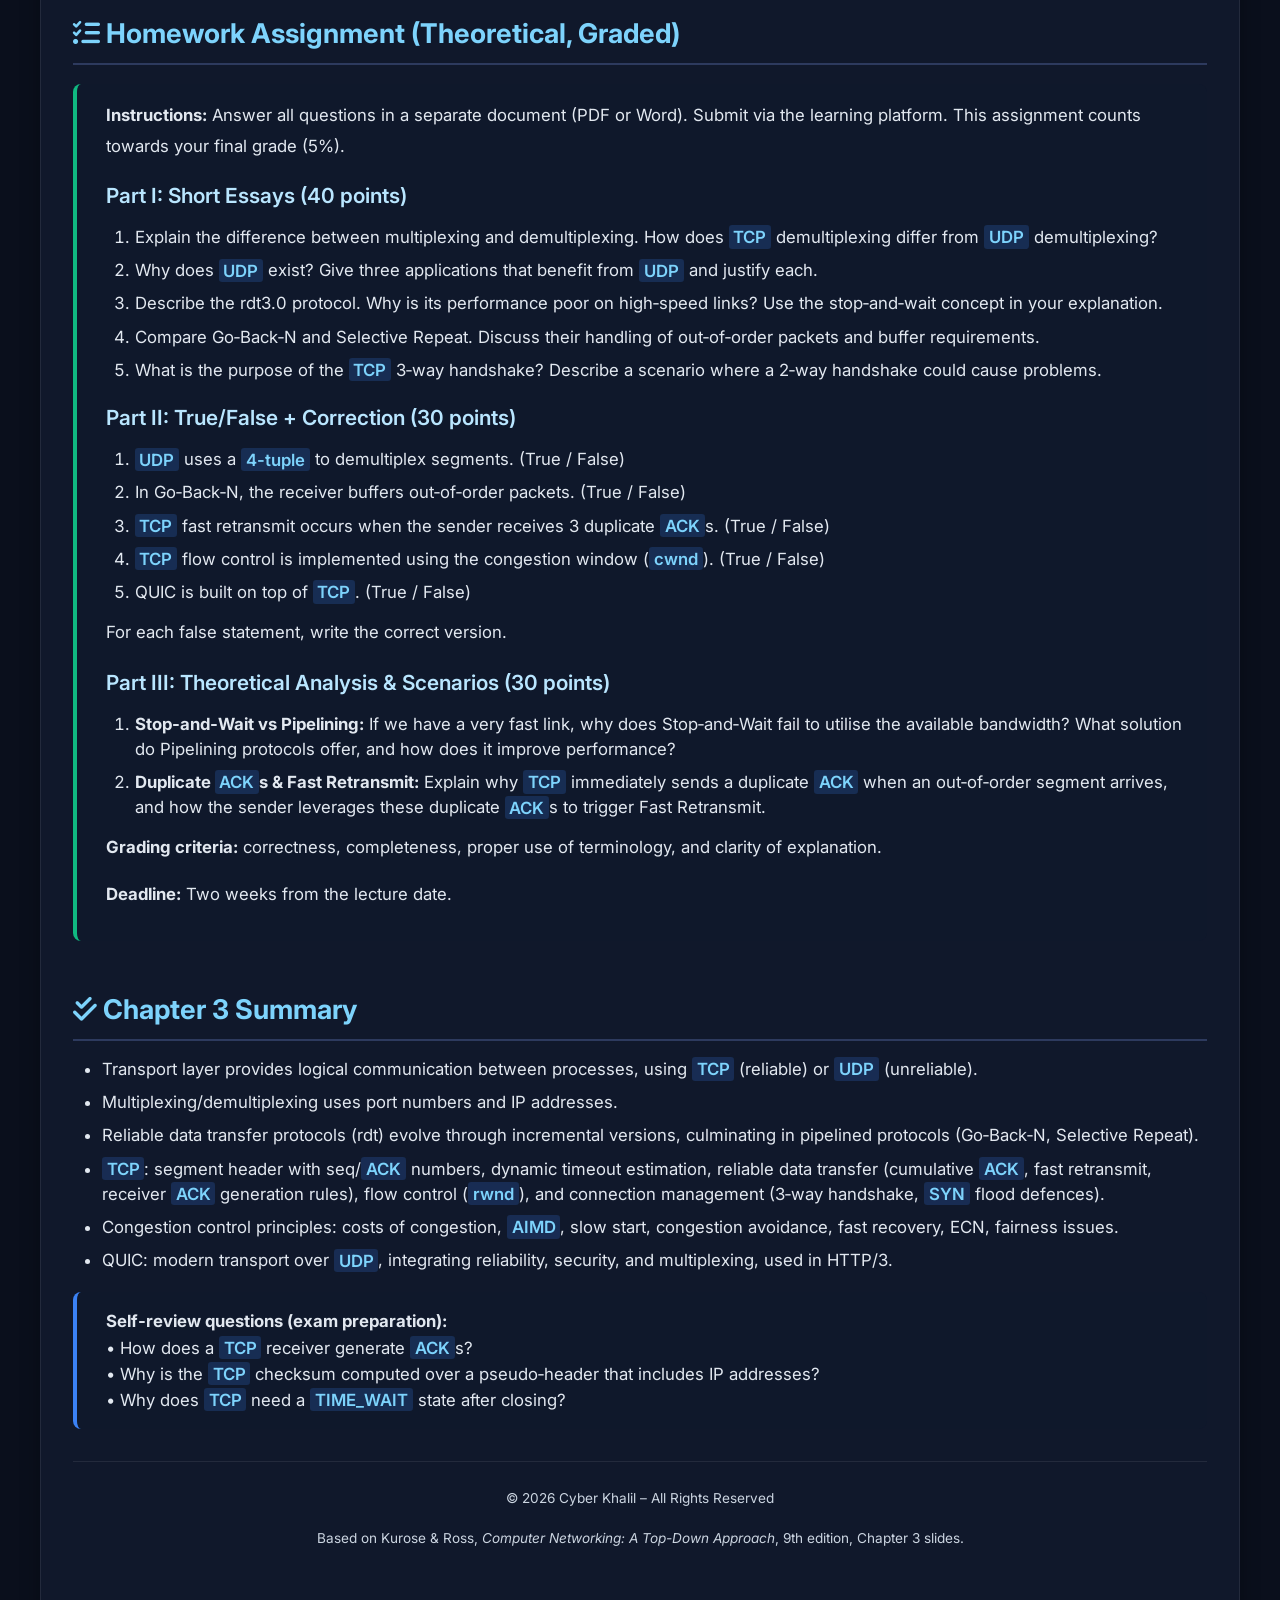
<file: lecture3.html>
<!doctype html>
<html lang="en">
  <head>
    <meta charset="UTF-8" />
    <meta
      name="viewport"
      content="width=device-width, initial-scale=1.0, user-scalable=yes"
    />
    <title>COMP-3315 | Chapter 3: Transport Layer – Full Lecture</title>
    <link
      href="https://fonts.googleapis.com/css2?family=Inter:opsz,wght@14..32,400;14..32,500;14..32,600;14..32,700;14..32,800&display=swap"
      rel="stylesheet"
      onerror="this.remove()"
    />
    <link
      rel="stylesheet"
      href="https://cdnjs.cloudflare.com/ajax/libs/font-awesome/6.4.0/css/all.min.css"
      onerror="this.remove()"
    />
    <link rel="stylesheet" href="styles.css" />
    <style>
      /* ========== حاوية المحاضرة الأساسية ========== */
      .lecture-container-special {
        max-width: 1200px;
        margin: 0 auto;
        background: rgba(18, 25, 45, 0.92);
        backdrop-filter: blur(2px);
        border-radius: 1.2rem;
        padding: 2rem;
        border: 1px solid var(--border-light);
        box-shadow: 0 8px 20px rgba(0, 0, 0, 0.3);
      }

      .home-button {
        display: inline-flex;
        align-items: center;
        gap: 8px;
        background: linear-gradient(
          135deg,
          var(--primary),
          var(--primary-dark)
        );
        color: white;
        padding: 0.6rem 1.4rem;
        border-radius: 2rem;
        text-decoration: none;
        font-weight: 600;
        margin-bottom: 1.5rem;
        transition: 0.2s;
        box-shadow: 0 2px 8px rgba(0, 0, 0, 0.2);
      }

      .home-button:hover {
        background: linear-gradient(135deg, var(--primary-dark), #1e40af);
        transform: translateY(-2px);
        box-shadow: 0 6px 14px rgba(59, 130, 246, 0.3);
      }

      .lecture-container-special p {
        line-height: 1.8;
        margin-bottom: 1rem;
      }

      .lecture-container-special h2 {
        font-size: 1.7rem;
        font-weight: 700;
        margin: 2rem 0 1rem 0;
        color: #7dd3fc;
        border-bottom: 2px solid #2d3a5e;
        padding-bottom: 0.5rem;
        padding-top: 1rem;
      }

      .lecture-container-special h3 {
        font-size: 1.3rem;
        font-weight: 600;
        margin: 1.2rem 0 0.8rem 0;
        color: #b9e6ff;
      }

      .info-note {
        background: rgba(15, 25, 45, 0.7);
        padding: 1rem 1rem 1rem 1.8rem;
        border-left: 4px solid var(--primary);
        margin: 1.2rem 0;
        border-radius: 0.5rem;
      }

      .homework-box {
        background: rgba(15, 25, 45, 0.7);
        padding: 1rem 1rem 1rem 1.8rem;
        border-left: 4px solid var(--success);
        margin: 1.2rem 0;
        border-radius: 0.5rem;
      }

      .two-cols {
        display: flex;
        flex-wrap: wrap;
        gap: 1.5rem;
        margin: 1.2rem 0;
        align-items: stretch;
      }

      .col {
        flex: 1;
        min-width: 260px;
        background: rgba(0, 0, 0, 0.3);
        padding: 1.2rem;
        border-radius: 0.75rem;
        border: 1px solid var(--border-light);
        box-shadow: 0 4px 12px rgba(0, 0, 0, 0.15);
      }

      .col h3 {
        margin-top: 0;
        margin-bottom: 0.8rem;
        font-size: 1.2rem;
      }

      .code-block,
      pre {
        background: #0b1120;
        color: #e2e8f0;
        padding: 1rem;
        border-radius: 0.5rem;
        font-family: "Courier New", monospace;
        font-size: 0.85rem;
        overflow-x: auto;
        margin: 1.2rem 0;
        border: 1px solid #2d3a5e;
        white-space: pre-wrap;
        word-break: break-word;
        max-width: 100%;
      }

      .access-grid {
        display: grid;
        grid-template-columns: repeat(auto-fill, minmax(300px, 1fr));
        gap: 1rem;
        margin: 1.2rem 0;
      }

      .access-card {
        background: rgba(0, 0, 0, 0.3);
        padding: 0.8rem 1rem;
        border-radius: 0.5rem;
        border-left: 3px solid var(--primary);
        transition:
          background 0.2s,
          transform 0.2s;
      }

      .access-card:hover {
        background: rgba(59, 130, 246, 0.08);
        transform: translateY(-2px);
      }

      .quick-nav {
        display: flex;
        flex-wrap: wrap;
        gap: 8px;
        margin-bottom: 1.5rem;
      }

      .quick-nav a {
        background: rgba(45, 58, 94, 0.5);
        color: #b9e6ff;
        padding: 0.4rem 1rem;
        border-radius: 2rem;
        text-decoration: none;
        font-size: 0.85rem;
        font-weight: 500;
        transition: 0.2s;
      }

      .quick-nav a:hover {
        background: var(--primary);
        color: #fff;
      }

      /* active link for scroll spy */
      .quick-nav a.active {
        background: var(--primary);
        color: #fff;
      }

      /* styles for qa boxes, tables, accordions */
      .qa-box {
        background: rgba(59, 130, 246, 0.12);
        border: 1px solid rgba(59, 130, 246, 0.3);
        border-radius: 0.5rem;
        padding: 0.8rem 1rem;
        margin: 1rem 0;
        color: #e2e8f0;
        font-weight: 500;
      }

      .qa-box strong {
        color: #7dd3fc;
      }

      .comparison-table {
        width: 100%;
        border-collapse: collapse;
        background: rgba(0, 0, 0, 0.2);
        border-radius: 0.5rem;
        overflow: hidden;
        margin: 1.2rem 0;
      }

      .comparison-table th {
        background: rgba(59, 130, 246, 0.25);
        color: #7dd3fc;
        font-weight: 700;
        padding: 0.7rem 1rem;
        text-align: left;
      }

      .comparison-table td {
        padding: 0.7rem 1rem;
        border-bottom: 1px solid var(--border-light);
        color: #e2e8f0;
      }

      .comparison-table tr:last-child td {
        border-bottom: none;
      }

      /* FSM representation */
      .fsm-state {
        display: inline-block;
        background: #1e3a5f;
        color: #fff;
        padding: 0.2rem 0.6rem;
        border-radius: 0.3rem;
        font-weight: 600;
        font-size: 0.85rem;
        margin: 0.1rem 0;
      }

      .fsm-arrow {
        color: #7dd3fc;
        margin: 0 0.3rem;
      }

      /* keyword highlighting */
      .keyword {
        background: rgba(59, 130, 246, 0.2);
        color: #7dd3fc;
        padding: 0.1rem 0.3rem;
        border-radius: 0.2rem;
        font-weight: 600;
      }

      @media (max-width: 700px) {
        .lecture-container-special {
          padding: 1rem;
        }

        .col {
          padding: 1rem;
        }

        .info-note p,
        .info-note li,
        .homework-box p,
        .homework-box li {
          line-height: 1.7;
        }

        .info-note ul,
        .info-note ol,
        .homework-box ul,
        .homework-box ol {
          margin-top: 0.5rem;
          padding-left: 0;
        }
      }
    </style>
  </head>

  <body>
    <div class="bg-grid"></div>
    <div class="lecture-container-special">
      <a href="index.html" class="home-button"
        ><i class="fas fa-arrow-left"></i> Back to Course Home</a
      >

      <div class="quick-nav">
        <a href="#overview">Overview</a>
        <a href="#mux">Multiplexing</a>
        <a href="#udp">UDP</a>
        <a href="#rdt">Reliable Data Transfer</a>
        <a href="#tcp">TCP</a>
        <a href="#flow">Flow Control</a>
        <a href="#connection">Connection Mgmt</a>
        <a href="#congestion">Congestion Control</a>
        <a href="#tcpcc">TCP CC</a>
        <a href="#evolution">QUIC & Evolution</a>
        <a href="#homework">Homework</a>
      </div>

      <h1>Chapter 3: Transport Layer</h1>
      <p style="font-size: 0.9rem; color: var(--text-muted)">
        Kurose & Ross, <em>Computer Networking: A Top-Down Approach</em>, 9th
        edition (2025) – Full lecture coverage
      </p>

      <!-- ================= 1. TRANSPORT-LAYER SERVICES ================= -->
      <h2 id="overview">
        <i class="fas fa-truck"></i> 1. Transport-Layer Services and Protocols
      </h2>
      <p>
        The transport layer provides
        <strong>logical communication</strong> between application processes
        running on different hosts. It breaks messages into
        <strong>segments</strong>, passes them to the network layer, and
        reassembles them at the receiver. Two main protocols:
        <mark class="keyword">TCP</mark> and <mark class="keyword">UDP</mark>.
      </p>
      <div class="two-cols">
        <div class="col">
          <h3>🏠 Household Analogy</h3>
          <p>
            12 kids in Ann’s house sending letters to 12 kids in Bill’s house:
          </p>
          <ul>
            <li>Hosts = houses</li>
            <li>Processes = kids</li>
            <li>App messages = letters in envelopes</li>
            <li>
              <strong>Transport protocol</strong> = Ann & Bill demultiplexing to
              siblings
            </li>
            <li><strong>Network-layer protocol</strong> = postal service</li>
          </ul>
        </div>
        <div class="col">
          <h3>📦 Transport vs. Network Layer</h3>
          <ul>
            <li>
              <strong>Network layer:</strong> communication between
              <em>hosts</em>
            </li>
            <li>
              <strong>Transport layer:</strong> communication between
              <em>processes</em>
            </li>
            <li>Relies on and enhances network layer services</li>
            <li>
              <mark class="keyword">TCP</mark>: reliable, in-order delivery,
              congestion control, flow control, connection setup
            </li>
            <li>
              <mark class="keyword">UDP</mark>: unreliable, unordered, no-frills
              best-effort service
            </li>
          </ul>
        </div>
      </div>
      <div class="info-note">
        <strong>Transport layer actions:</strong><br />
        <strong>Sender:</strong> receives app message → determines segment
        header → creates segment → passes to IP.<br />
        <strong>Receiver:</strong> receives segment from IP → checks header →
        extracts app message → demultiplexes to correct socket.
      </div>

      <!-- Quick comparison TCP vs UDP (new table) -->
      <h3>Quick Comparison: TCP vs UDP</h3>
      <table class="comparison-table">
        <thead>
          <tr>
            <th>Feature</th>
            <th><mark class="keyword">TCP</mark></th>
            <th><mark class="keyword">UDP</mark></th>
          </tr>
        </thead>
        <tbody>
          <tr>
            <td>Connection</td>
            <td>Connection-oriented (handshake)</td>
            <td>Connectionless</td>
          </tr>
          <tr>
            <td>Reliability</td>
            <td>
              Reliable (retransmissions, <mark class="keyword">ACK</mark>s)
            </td>
            <td>Unreliable (best-effort)</td>
          </tr>
          <tr>
            <td>Ordering</td>
            <td>In-order delivery</td>
            <td>No ordering guarantees</td>
          </tr>
          <tr>
            <td>Congestion Control</td>
            <td>Yes (<mark class="keyword">AIMD</mark>, slow start, etc.)</td>
            <td>None (applications can add their own)</td>
          </tr>
          <tr>
            <td>Flow Control</td>
            <td>Yes (receive window <mark class="keyword">rwnd</mark>)</td>
            <td>No</td>
          </tr>
          <tr>
            <td>Header Size</td>
            <td>20–60 bytes</td>
            <td>8 bytes</td>
          </tr>
          <tr>
            <td>Typical Applications</td>
            <td>Web, email, file transfer</td>
            <td>Streaming, DNS, VoIP, HTTP/3</td>
          </tr>
        </tbody>
      </table>

      <p>
        Having seen the big picture, let’s dive into how transport-layer
        protocols multiplex and demultiplex data streams.
      </p>

      <!-- ================= 2. MULTIPLEXING / DEMULTIPLEXING ================= -->
      <h2 id="mux">
        <i class="fas fa-code-branch"></i> 2. Multiplexing and Demultiplexing
      </h2>
      <p>
        Multiplexing at sender: handle data from multiple sockets, add transport
        header (source/destination port #). Demultiplexing at receiver: use
        header info (IPs + ports) to deliver segments to the correct socket.
      </p>

      <!-- استبدال: وضع UDP و TCP داخل بطاقات متجاورة -->
      <div class="two-cols">
        <div class="col">
          <h3>
            Connectionless Demultiplexing (<mark class="keyword">UDP</mark>)
          </h3>
          <ul>
            <li>
              <mark class="keyword">UDP</mark> socket identified by destination
              IP + destination port only.
            </li>
            <li>
              Datagrams with same dest port # but different source IP/port go to
              the same socket.
            </li>
            <li>
              Example: host binds <mark class="keyword">UDP</mark> socket to
              port 9157; all <mark class="keyword">UDP</mark> datagrams arriving
              with dest port 9157 are delivered to that socket.
            </li>
          </ul>
        </div>
        <div class="col">
          <h3>
            Connection-Oriented Demultiplexing (<mark class="keyword">TCP</mark
            >)
          </h3>
          <ul>
            <li>
              <mark class="keyword">TCP</mark> socket identified by
              <strong><mark class="keyword">4-tuple</mark>:</strong> source IP,
              source port, dest IP, dest port.
            </li>
            <li>
              Server can support many simultaneous
              <mark class="keyword">TCP</mark> sockets, each tied to a different
              client.
            </li>
            <li>
              Demux uses all four values to direct segment to the correct
              socket.
            </li>
          </ul>
        </div>
      </div>

      <pre>
Example TCP demultiplexing:
  Segment 1: src A:9157 → dst B:80 → socket 1
  Segment 2: src C:5775 → dst B:80 → socket 2
  Segment 3: src C:9157 → dst B:80 → socket 3
        </pre
      >

      <p>
        Now that we understand how segments are directed to the right
        application, we can examine the simpler of the two transport protocols:
        <mark class="keyword">UDP</mark>.
      </p>

      <!-- ================= 3. UDP ================= -->
      <h2 id="udp">
        <i class="fas fa-paper-plane"></i> 3. Connectionless Transport: UDP
      </h2>
      <p>
        <mark class="keyword">UDP</mark> is a “no frills” protocol: no
        handshake, each segment handled independently. It is used for streaming
        multimedia, DNS, SNMP, and now HTTP/3 (QUIC). Reliability and congestion
        control can be added at the application layer.
      </p>
      <div class="two-cols">
        <div class="col">
          <h3><mark class="keyword">UDP</mark> Segment Header</h3>
          <pre>
 0      16      31
+--------+--------+
| source port | dest port |
+--------+--------+
| length | checksum |
+--------+--------+
| application data (payload)
        </pre
          >
        </div>
        <div class="col">
          <h3><mark class="keyword">UDP</mark> Checksum</h3>
          <p>
            Goal: detect bit errors. Sender computes the 1’s complement sum of
            all 16‑bit words (including pseudo‑header fields) and stores the
            result in the checksum field. Receiver recomputes the sum and
            verifies it. It is simple and fast, though not extremely robust
            (some bit‑flips may cancel out).
          </p>
        </div>
      </div>
      <div class="info-note">
        <strong>Why <mark class="keyword">UDP</mark>?</strong><br />
        • No connection establishment delay (no
        <mark class="keyword">RTT</mark>).<br />
        • Simple: no connection state at sender/receiver.<br />
        • Small header size.<br />
        • No congestion control: can blast away as fast as desired (but may
        cause congestion collapse!).
      </div>

      <p>
        <mark class="keyword">UDP</mark> is useful when speed and simplicity
        matter more than reliability. For scenarios that require guaranteed
        delivery, we need reliable data transfer protocols – our next topic.
      </p>

      <!-- ================= 4. PRINCIPLES OF RELIABLE DATA TRANSFER ================= -->
      <h2 id="rdt">
        <i class="fas fa-check-double"></i> 4. Principles of Reliable Data
        Transfer
      </h2>
      <p>
        We incrementally develop a reliable data transfer protocol (rdt) over an
        unreliable channel. Finite state machines (FSMs) specify sender and
        receiver behaviour.
      </p>

      <!-- Summary table of rdt evolution -->
      <table class="comparison-table">
        <thead>
          <tr>
            <th>Protocol</th>
            <th>Channel Assumptions</th>
            <th>Key Mechanisms</th>
          </tr>
        </thead>
        <tbody>
          <tr>
            <td>rdt1.0</td>
            <td>Perfectly reliable (no errors, no loss)</td>
            <td>No special mechanism needed</td>
          </tr>
          <tr>
            <td>rdt2.0 / 2.1 / 2.2</td>
            <td>Bit errors possible, no loss</td>
            <td>
              Checksum, <mark class="keyword">ACK</mark>s/NAKs, sequence numbers
              (to handle duplicates)
            </td>
          </tr>
          <tr>
            <td>rdt3.0</td>
            <td>Bit errors and packet loss</td>
            <td>All above + timeout &amp; retransmission (stop‑and‑wait)</td>
          </tr>
        </tbody>
      </table>

      <h3>rdt1.0 – Perfectly Reliable Channel</h3>
      <p>
        No bit errors, no loss. Sender sends packet, receiver extracts data.
        Trivial.
      </p>

      <h3>rdt2.0 – Channel with Bit Errors</h3>
      <ul>
        <li>
          Use checksum to detect errors. Add
          <strong><mark class="keyword">ACK</mark></strong> (positive) and
          <strong>NAK</strong>
          (negative) feedback.
        </li>
        <li>Sender retransmits on NAK. Stop‑and‑wait operation.</li>
        <li>
          <strong>Fatal flaw:</strong> what if
          <mark class="keyword">ACK</mark>/NAK is corrupted? Need sequence
          numbers.
        </li>
      </ul>

      <h3>rdt2.1 / 2.2 – Sequence Numbers, NAK‑free</h3>
      <ul>
        <li>Add 1‑bit sequence number (0,1) to handle duplicate packets.</li>
        <li>
          rdt2.2 eliminates NAK: receiver sends
          <mark class="keyword">ACK</mark> for last correctly received packet
          (includes seq #). Duplicate <mark class="keyword">ACK</mark> at sender
          acts as NAK.
        </li>
      </ul>

      <h3>rdt3.0 – Channel with Errors and Loss</h3>
      <ul>
        <li>
          Adds <strong>timeout</strong> mechanism. Sender waits a reasonable
          time; if no <mark class="keyword">ACK</mark>, retransmits.
        </li>
        <li>Sequence numbers handle duplicates from premature timeouts.</li>
        <li>
          <strong>Performance:</strong> Stop‑and‑wait delivers very poor link
          utilization on high‑speed networks, because the sender spends most of
          its time idle waiting for an <mark class="keyword">ACK</mark>, leaving
          the link underutilised.
        </li>
      </ul>

      <h3>Pipelined Protocols</h3>
      <p>
        To increase utilization, allow multiple in‑flight packets. Two generic
        approaches:
      </p>
      <div class="two-cols">
        <div class="col">
          <h4>Go‑Back‑N (GBN)</h4>
          <ul>
            <li>Sender window of up to N unACKed packets.</li>
            <li>
              Cumulative <mark class="keyword">ACK</mark>:
              <mark class="keyword">ACK</mark>(n) acknowledges all up to n.
            </li>
            <li>
              On timeout, retransmit packet n and all higher seq # in window.
            </li>
            <li>
              Receiver sends <mark class="keyword">ACK</mark> for highest
              in‑order seq #; out‑of‑order packets discarded (no buffering).
            </li>
          </ul>
        </div>
        <div class="col">
          <h4>Selective Repeat (SR)</h4>
          <ul>
            <li>
              Receiver individually <mark class="keyword">ACK</mark>s all
              correctly received packets.
            </li>
            <li>Buffers out‑of‑order packets for in‑order delivery.</li>
            <li>
              Sender maintains timer for each unACKed packet, retransmits only
              lost packets.
            </li>
            <li>
              Window size must be ≤ half of sequence number space to avoid
              overlap (dilemma with seq # wrap).
            </li>
          </ul>
        </div>
      </div>

      <p>
        These reliable transfer principles underpin the design of
        <mark class="keyword">TCP</mark>, which we explore next.
      </p>

      <!-- ================= 5. TCP ================= -->
      <h2 id="tcp">
        <i class="fas fa-project-diagram"></i> 5. Connection-Oriented Transport:
        TCP
      </h2>
      <p>
        <mark class="keyword">TCP</mark>: point‑to‑point, reliable, in‑order
        byte stream, full duplex, flow controlled, connection‑oriented. Uses
        cumulative <mark class="keyword">ACK</mark>s, pipelining, and a dynamic
        window size.
      </p>
      <h3><mark class="keyword">TCP</mark> Segment Structure</h3>
      <pre>
 0                   16                   31
+--------+--------+--------+--------+
| source port        | dest port          |
+--------+--------+--------+--------+
| sequence number                        |
+--------+--------+--------+--------+
| acknowledgement number                 |
+--------+--------+--------+--------+
| hdr len | not used | U A P R S F       |
|         |          | R C S S Y I       |
|         |          | G K H T N N       |
+--------+--------+--------+--------+
| checksum           | receive window (<mark class="keyword">rwnd</mark>) |
+--------+--------+--------+--------+
| options (if any)                       |
+--------+--------+--------+--------+
| application data (variable length)     |
+--------+--------+--------+--------+
        </pre>
      <ul>
        <li>
          <strong>Sequence number:</strong> byte stream number of first data
          byte in segment.
        </li>
        <li>
          <strong><mark class="keyword">ACK</mark> number:</strong> seq # of
          next expected byte from other side (cumulative).
        </li>
        <li>
          <strong>Receive window (<mark class="keyword">rwnd</mark>):</strong>
          flow control – # bytes receiver willing to accept.
        </li>
        <li>
          <strong>Flags:</strong> <mark class="keyword">RST</mark>,
          <mark class="keyword">SYN</mark>, <mark class="keyword">FIN</mark> for
          connection management; C, E for ECN.
        </li>
      </ul>

      <div class="qa-box">
        <strong>Q:</strong> How to set <mark class="keyword">TCP</mark> timeout
        value?
      </div>
      <p>
        <mark class="keyword">TCP</mark> uses an exponentially weighted moving
        average (<mark class="keyword">EWMA</mark>) to estimate the round‑trip
        time (<mark class="keyword">RTT</mark>) and to measure its variation.
        The actual timeout is the estimated
        <mark class="keyword">RTT</mark> plus a safety margin (typically 4 times
        the mean deviation). This dynamic calculation prevents premature
        timeouts while still reacting quickly to packet loss.
      </p>

      <h3><mark class="keyword">TCP</mark> Reliable Data Transfer</h3>
      <p>
        <strong>Simplified sender:</strong> on data from app, create segment,
        start timer if not running. On <mark class="keyword">ACK</mark>, update
        ACKed base, restart timer if still unACKed data. On timeout, retransmit
        oldest unACKed segment.
      </p>
      <p>
        <strong>Fast retransmit:</strong> if sender receives 3 duplicate
        <mark class="keyword">ACK</mark>s (triple duplicate
        <mark class="keyword">ACK</mark>), resend missing segment immediately,
        without waiting for timeout.
      </p>

      <!-- ACK generation table (replaces previous bullet list) -->
      <h4>Receiver <mark class="keyword">ACK</mark> Generation (RFC 5681)</h4>
      <table class="comparison-table">
        <thead>
          <tr>
            <th>Event at Receiver</th>
            <th><mark class="keyword">TCP</mark> Receiver Action</th>
          </tr>
        </thead>
        <tbody>
          <tr>
            <td>
              In‑order segment with expected seq #, all data up to expected seq
              # already ACKed
            </td>
            <td>
              Delayed <mark class="keyword">ACK</mark> – wait up to 500 ms for
              next segment; if no next segment, send
              <mark class="keyword">ACK</mark>
            </td>
          </tr>
          <tr>
            <td>
              In‑order segment with expected seq #, one other segment has
              <mark class="keyword">ACK</mark> pending
            </td>
            <td>
              Immediately send single cumulative
              <mark class="keyword">ACK</mark>, ACKing both in‑order segments
            </td>
          </tr>
          <tr>
            <td>
              Out‑of‑order segment (higher‑than‑expected seq #) – gap detected
            </td>
            <td>
              Immediately send duplicate <mark class="keyword">ACK</mark>,
              indicating seq # of next expected byte
            </td>
          </tr>
          <tr>
            <td>Segment that partially or completely fills gap</td>
            <td>
              Immediate send <mark class="keyword">ACK</mark>, provided that
              segment starts at lower end of gap
            </td>
          </tr>
        </tbody>
      </table>

      <p>
        Reliable delivery alone is not enough –
        <mark class="keyword">TCP</mark> also prevents a fast sender from
        overwhelming a slow receiver through flow control.
      </p>

      <!-- ================= 6. TCP FLOW CONTROL ================= -->
      <h2 id="flow"><i class="fas fa-water"></i> 6. TCP Flow Control</h2>
      <p>
        Flow control prevents a fast sender from overwhelming a slow receiver.
        The receiver
        <strong>advertises <mark class="keyword">rwnd</mark></strong> (receive
        window) in the <mark class="keyword">TCP</mark> header, telling the
        sender how much free buffer space it has.
      </p>
      <div class="info-note">
        <strong>How it works:</strong> sender limits unACKed data (in‑flight) to
        ≤ <mark class="keyword">rwnd</mark>. This guarantees the receive buffer
        never overflows. RcvBuffer size set via socket options (default 4096
        bytes, often auto‑adjusted).
      </div>

      <p>
        Before any data can flow, <mark class="keyword">TCP</mark> must first
        establish a connection – let’s see how the 3‑way handshake accomplishes
        that.
      </p>

      <!-- ================= 7. TCP CONNECTION MANAGEMENT ================= -->
      <h2 id="connection">
        <i class="fas fa-handshake"></i> 7. TCP Connection Management
      </h2>
      <p>
        <mark class="keyword">TCP</mark> uses a
        <strong>3‑way handshake</strong> to establish a connection:
      </p>
      <ol>
        <li>
          <strong><mark class="keyword">SYN</mark> (seq=x):</strong> Client
          sends <mark class="keyword">SYN</mark>, enters SYN_SENT.
        </li>
        <li>
          <strong
            ><mark class="keyword">SYN</mark>-<mark class="keyword">ACK</mark>
            (seq=y, ACKnum=x+1):</strong
          >
          Server responds with <mark class="keyword">SYN</mark>+<mark
            class="keyword"
            >ACK</mark
          >, enters SYN_RCVD.
        </li>
        <li>
          <strong><mark class="keyword">ACK</mark> (ACKnum=y+1):</strong> Client
          sends <mark class="keyword">ACK</mark>; both sides now ESTABLISHED.
          Data may be piggybacked.
        </li>
      </ol>

      <!-- استبدال: تمثيل FSM لحالات إغلاق الاتصال -->
      <p>
        Connection closing involves <mark class="keyword">FIN</mark> flags and a
        2‑way or 3‑way exchange. The state transitions can be visualised as:
      </p>
      <p>
        <strong>Active close (client):</strong>
        <span class="fsm-state">ESTAB</span> <span class="fsm-arrow">→</span>
        <span class="fsm-state">FIN_WAIT_1</span>
        <span class="fsm-arrow">→</span>
        <span class="fsm-state">FIN_WAIT_2</span>
        <span class="fsm-arrow">→</span>
        <span class="fsm-state">TIME_WAIT</span>
        <span class="fsm-arrow">→</span>
        <span class="fsm-state">CLOSED</span>
      </p>
      <p>
        <strong>Passive close (server):</strong>
        <span class="fsm-state">ESTAB</span> <span class="fsm-arrow">→</span>
        <span class="fsm-state">CLOSE_WAIT</span>
        <span class="fsm-arrow">→</span> <span class="fsm-state">LAST_ACK</span>
        <span class="fsm-arrow">→</span>
        <span class="fsm-state">CLOSED</span>
      </p>
      <p>
        A <strong><span class="fsm-state">TIME_WAIT</span></strong> state
        (2×MSL) ensures any delayed packets are discarded before the socket is
        fully closed.
      </p>

      <div class="info-note">
        <strong>Why a 3‑way handshake?</strong> It prevents problems from
        duplicate connection requests (half‑open connections) and ensures both
        sides agree to establish the connection.
      </div>

      <!-- SYN Flood security note -->
      <div class="info-note">
        <strong
          >Security note – <mark class="keyword">SYN</mark> Flood &
          <mark class="keyword">SYN</mark> Cookies:</strong
        >
        An attacker can exhaust a server’s memory by sending many
        <mark class="keyword">SYN</mark> segments without completing the
        handshake (half‑open connections). To counter this, modern operating
        systems use <strong><mark class="keyword">SYN</mark> cookies</strong>:
        the server does not allocate resources after the initial
        <mark class="keyword">SYN</mark>. Instead, it encodes the connection
        state in the <mark class="keyword">SYN</mark>-<mark class="keyword"
          >ACK</mark
        >
        sequence number. Only when the final <mark class="keyword">ACK</mark>
        arrives and validates the cookie does the server create the connection
        state.
      </div>

      <p>
        With a connection in place, <mark class="keyword">TCP</mark> must share
        network capacity fairly; this leads us to congestion control.
      </p>

      <!-- ================= 8. PRINCIPLES OF CONGESTION CONTROL ================= -->
      <h2 id="congestion">
        <i class="fas fa-traffic-light"></i> 8. Principles of Congestion Control
      </h2>
      <p>
        <strong>Congestion:</strong> too many sources sending too much data too
        fast for the network to handle. Manifested as long delays and packet
        loss. Distinct from flow control.
      </p>
      <p>
        <strong>Costs of congestion:</strong> wasted capacity from
        retransmissions, long delays, and upstream resources wasted on
        eventually dropped packets.
      </p>
      <h3>Approaches to Congestion Control</h3>
      <ul>
        <li>
          <strong>End‑end:</strong> no explicit feedback; congestion detected
          from loss/delay (<mark class="keyword">TCP</mark>’s approach).
        </li>
        <li>
          <strong>Network‑assisted:</strong> routers provide direct feedback
          (e.g., ECN, ATM ABR).
        </li>
      </ul>

      <p>
        We now focus on <mark class="keyword">TCP</mark>’s end‑end congestion
        control, the dominant mechanism on the Internet.
      </p>

      <!-- ================= 9. TCP CONGESTION CONTROL ================= -->
      <h2 id="tcpcc">
        <i class="fas fa-chart-line"></i> 9. TCP Congestion Control
      </h2>
      <p>
        <mark class="keyword">TCP</mark> uses
        <strong><mark class="keyword">AIMD</mark></strong> (Additive Increase,
        Multiplicative Decrease): increase sending rate by 1
        <mark class="keyword">MSS</mark> per
        <mark class="keyword">RTT</mark> until loss detected, then halve the
        rate. This sawtooth behaviour probes for available bandwidth.
      </p>
      <p>
        The principles of <mark class="keyword">TCP</mark> congestion control
        have been evolving for decades; the latest major evolution is QUIC.
      </p>

      <!-- ================= 10. EVOLUTION: QUIC ================= -->
      <h2 id="evolution">
        <i class="fas fa-rocket"></i> 10. Evolution of Transport-Layer
        Functionality: QUIC
      </h2>
      <p>
        <strong
          >QUIC (Quick <mark class="keyword">UDP</mark> Internet
          Connections)</strong
        >
        is an application‑layer protocol on top of
        <mark class="keyword">UDP</mark>, designed to improve HTTP performance.
        It integrates reliability, congestion control, and encryption in one
        protocol, reducing handshake latency (1‑<mark class="keyword">RTT</mark
        >, even 0‑<mark class="keyword">RTT</mark>). QUIC supports multiple
        streams within a single connection, eliminating head‑of‑line blocking
        that occurs with <mark class="keyword">TCP</mark>.
      </p>
      <p>
        QUIC supports multiple streams, connection migration, and integrated TLS
        1.3. It forms the basis of HTTP/3.
      </p>
      <div class="info-note">
        <strong>Key advantage:</strong> Connection migration (no need to
        re‑establish connection when IP address changes). Built‑in TLS 1.3
        encryption.
      </div>

      <!-- ================= HOMEWORK ASSIGNMENT ================= -->
      <h2 id="homework">
        <i class="fas fa-tasks"></i> Homework Assignment (Theoretical, Graded)
      </h2>
      <div class="homework-box">
        <p>
          <strong>Instructions:</strong> Answer all questions in a separate
          document (PDF or Word). Submit via the learning platform. This
          assignment counts towards your final grade (5%).
        </p>

        <h3>Part I: Short Essays (40 points)</h3>
        <ol>
          <li>
            Explain the difference between multiplexing and demultiplexing. How
            does <mark class="keyword">TCP</mark> demultiplexing differ from
            <mark class="keyword">UDP</mark> demultiplexing?
          </li>
          <li>
            Why does <mark class="keyword">UDP</mark> exist? Give three
            applications that benefit from <mark class="keyword">UDP</mark> and
            justify each.
          </li>
          <li>
            Describe the rdt3.0 protocol. Why is its performance poor on
            high‑speed links? Use the stop‑and‑wait concept in your explanation.
          </li>
          <li>
            Compare Go‑Back‑N and Selective Repeat. Discuss their handling of
            out‑of‑order packets and buffer requirements.
          </li>
          <li>
            What is the purpose of the <mark class="keyword">TCP</mark> 3‑way
            handshake? Describe a scenario where a 2‑way handshake could cause
            problems.
          </li>
        </ol>

        <h3>Part II: True/False + Correction (30 points)</h3>
        <ol>
          <li>
            <mark class="keyword">UDP</mark> uses a
            <mark class="keyword">4-tuple</mark> to demultiplex segments. (True
            / False)
          </li>
          <li>
            In Go‑Back‑N, the receiver buffers out‑of‑order packets. (True /
            False)
          </li>
          <li>
            <mark class="keyword">TCP</mark> fast retransmit occurs when the
            sender receives 3 duplicate <mark class="keyword">ACK</mark>s. (True
            / False)
          </li>
          <li>
            <mark class="keyword">TCP</mark> flow control is implemented using
            the congestion window (<mark class="keyword">cwnd</mark>). (True /
            False)
          </li>
          <li>
            QUIC is built on top of <mark class="keyword">TCP</mark>. (True /
            False)
          </li>
        </ol>
        <p>For each false statement, write the correct version.</p>

        <h3>Part III: Theoretical Analysis & Scenarios (30 points)</h3>
        <ol>
          <li>
            <strong>Stop‑and‑Wait vs Pipelining:</strong> If we have a very fast
            link, why does Stop‑and‑Wait fail to utilise the available
            bandwidth? What solution do Pipelining protocols offer, and how does
            it improve performance?
          </li>
          <li>
            <strong
              >Duplicate <mark class="keyword">ACK</mark>s & Fast
              Retransmit:</strong
            >
            Explain why <mark class="keyword">TCP</mark> immediately sends a
            duplicate <mark class="keyword">ACK</mark> when an out‑of‑order
            segment arrives, and how the sender leverages these duplicate
            <mark class="keyword">ACK</mark>s to trigger Fast Retransmit.
          </li>
        </ol>
        <p>
          <strong>Grading criteria:</strong> correctness, completeness, proper
          use of terminology, and clarity of explanation.
        </p>
        <p><strong>Deadline:</strong> Two weeks from the lecture date.</p>
      </div>

      <!-- ================= SUMMARY ================= -->
      <h2><i class="fas fa-check-double"></i> Chapter 3 Summary</h2>
      <ul>
        <li>
          Transport layer provides logical communication between processes,
          using <mark class="keyword">TCP</mark> (reliable) or
          <mark class="keyword">UDP</mark> (unreliable).
        </li>
        <li>Multiplexing/demultiplexing uses port numbers and IP addresses.</li>
        <li>
          Reliable data transfer protocols (rdt) evolve through incremental
          versions, culminating in pipelined protocols (Go‑Back‑N, Selective
          Repeat).
        </li>
        <li>
          <mark class="keyword">TCP</mark>: segment header with seq/<mark
            class="keyword"
            >ACK</mark
          >
          numbers, dynamic timeout estimation, reliable data transfer
          (cumulative <mark class="keyword">ACK</mark>, fast retransmit,
          receiver <mark class="keyword">ACK</mark> generation rules), flow
          control (<mark class="keyword">rwnd</mark>), and connection management
          (3‑way handshake, <mark class="keyword">SYN</mark> flood defences).
        </li>
        <li>
          Congestion control principles: costs of congestion,
          <mark class="keyword">AIMD</mark>, slow start, congestion avoidance,
          fast recovery, ECN, fairness issues.
        </li>
        <li>
          QUIC: modern transport over <mark class="keyword">UDP</mark>,
          integrating reliability, security, and multiplexing, used in HTTP/3.
        </li>
      </ul>
      <div class="info-note">
        <strong>Self‑review questions (exam preparation):</strong><br />
        • How does a <mark class="keyword">TCP</mark> receiver generate
        <mark class="keyword">ACK</mark>s?<br />
        • Why is the <mark class="keyword">TCP</mark> checksum computed over a
        pseudo‑header that includes IP addresses?<br />
        • Why does <mark class="keyword">TCP</mark> need a
        <mark class="keyword">TIME_WAIT</mark> state after closing?
      </div>

      <footer
        style="
          margin-top: 2rem;
          text-align: center;
          font-size: 0.85rem;
          color: var(--text-muted);
          border-top: 1px solid var(--border-light);
          padding-top: 1.5rem;
        "
      >
        <p>
          © <span id="lecture-year"></span> Cyber Khalil – All Rights Reserved
        </p>
        <p>
          Based on Kurose & Ross,
          <em>Computer Networking: A Top-Down Approach</em>, 9th edition,
          Chapter 3 slides.
        </p>
      </footer>
    </div>
    <script>
      document.getElementById("lecture-year").textContent =
        new Date().getFullYear();
    </script>
    <script>
      // === Scroll Spy for Quick Navigation ===
      (function () {
        const navLinks = document.querySelectorAll(".quick-nav a");
        const sections = [];
        // جمع جميع العناصر التي تحمل id والمشار إليها في الروابط
        navLinks.forEach((link) => {
          const id = link.getAttribute("href");
          if (id && id.startsWith("#")) {
            const section = document.querySelector(id);
            if (section) {
              sections.push({ link, section });
            }
          }
        });

        function onScroll() {
          let currentId = null;
          const scrollPos = window.scrollY + window.innerHeight / 3; // تعديل للتعرف المبكر
          for (let i = sections.length - 1; i >= 0; i--) {
            if (sections[i].section.offsetTop <= scrollPos) {
              currentId = sections[i].link.getAttribute("href");
              break;
            }
          }
          navLinks.forEach((link) => {
            const href = link.getAttribute("href");
            if (href === currentId) {
              link.classList.add("active");
            } else {
              link.classList.remove("active");
            }
          });
        }

        window.addEventListener("scroll", onScroll);
        window.addEventListener("resize", onScroll);
        // تشغيل مرة عند التحميل
        onScroll();
      })();
    </script>
    <script src="scripts.js" defer></script>
  </body>
</html>
</file>
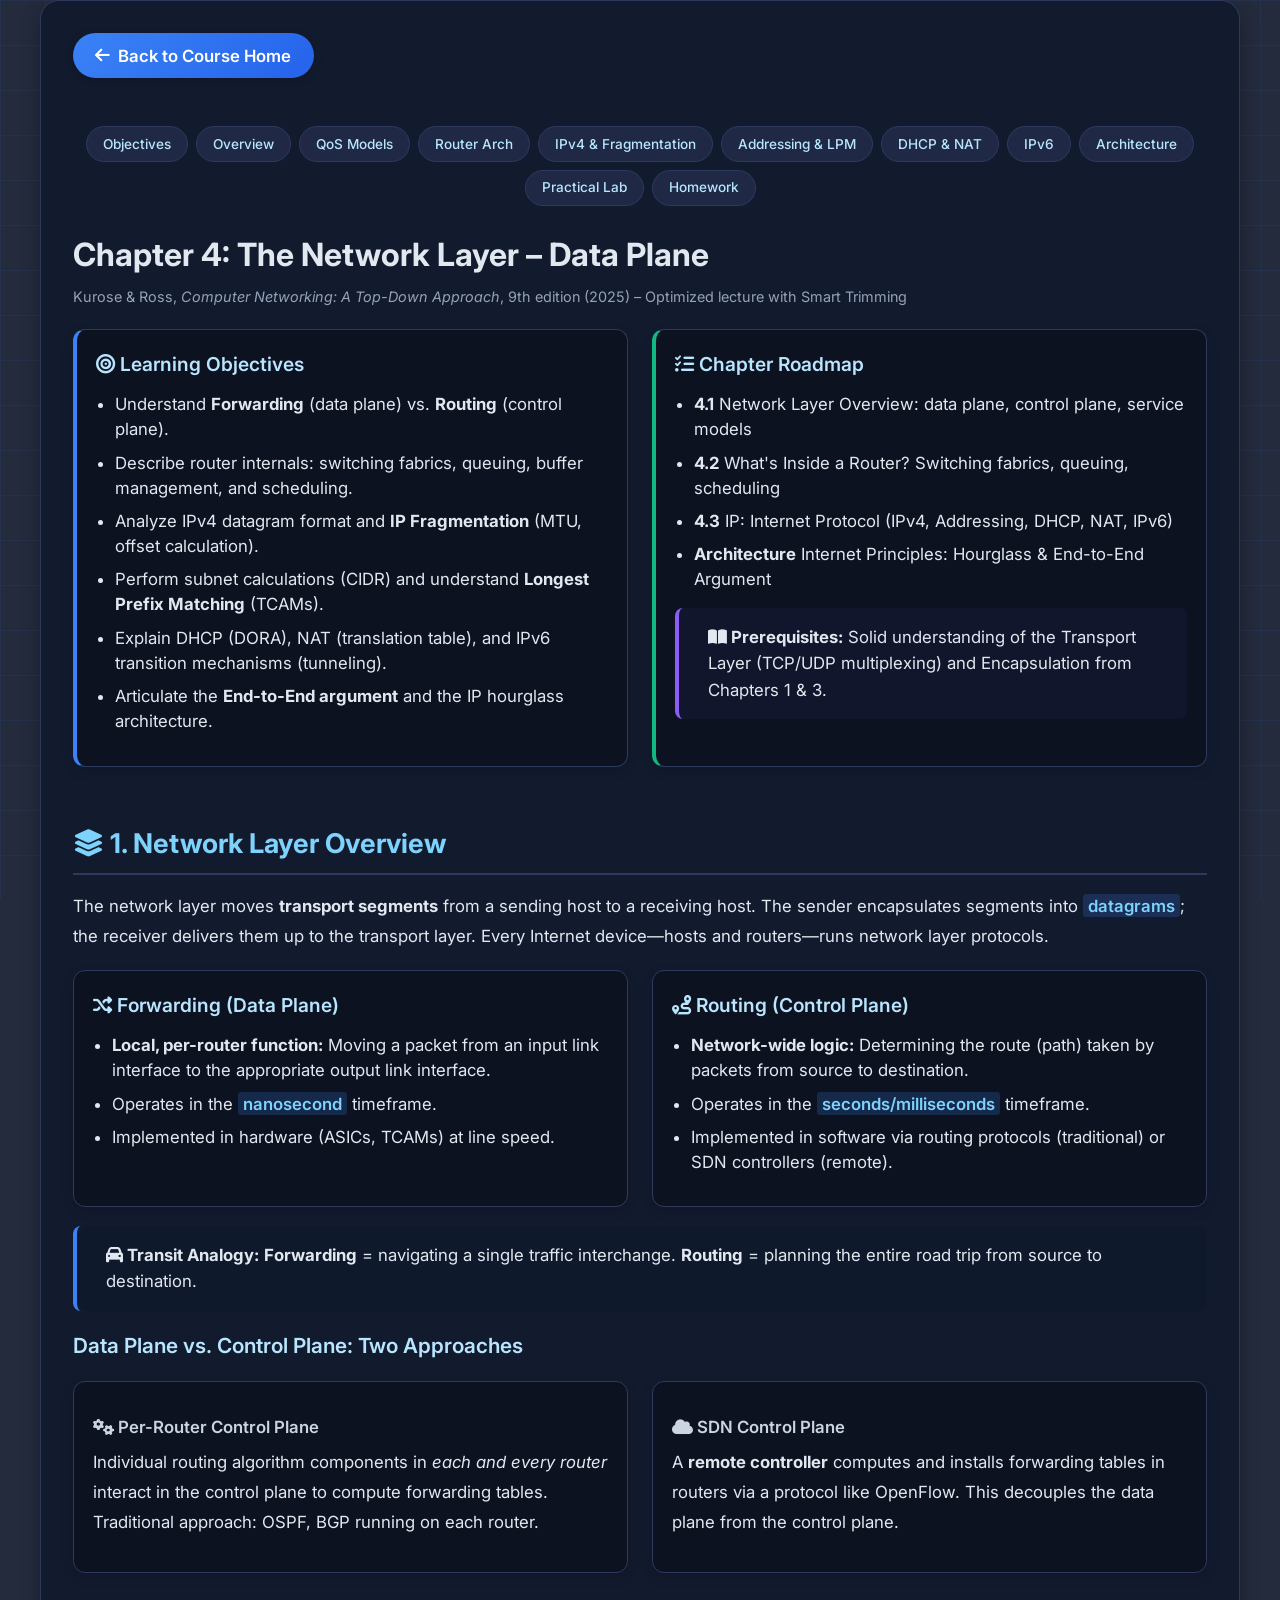
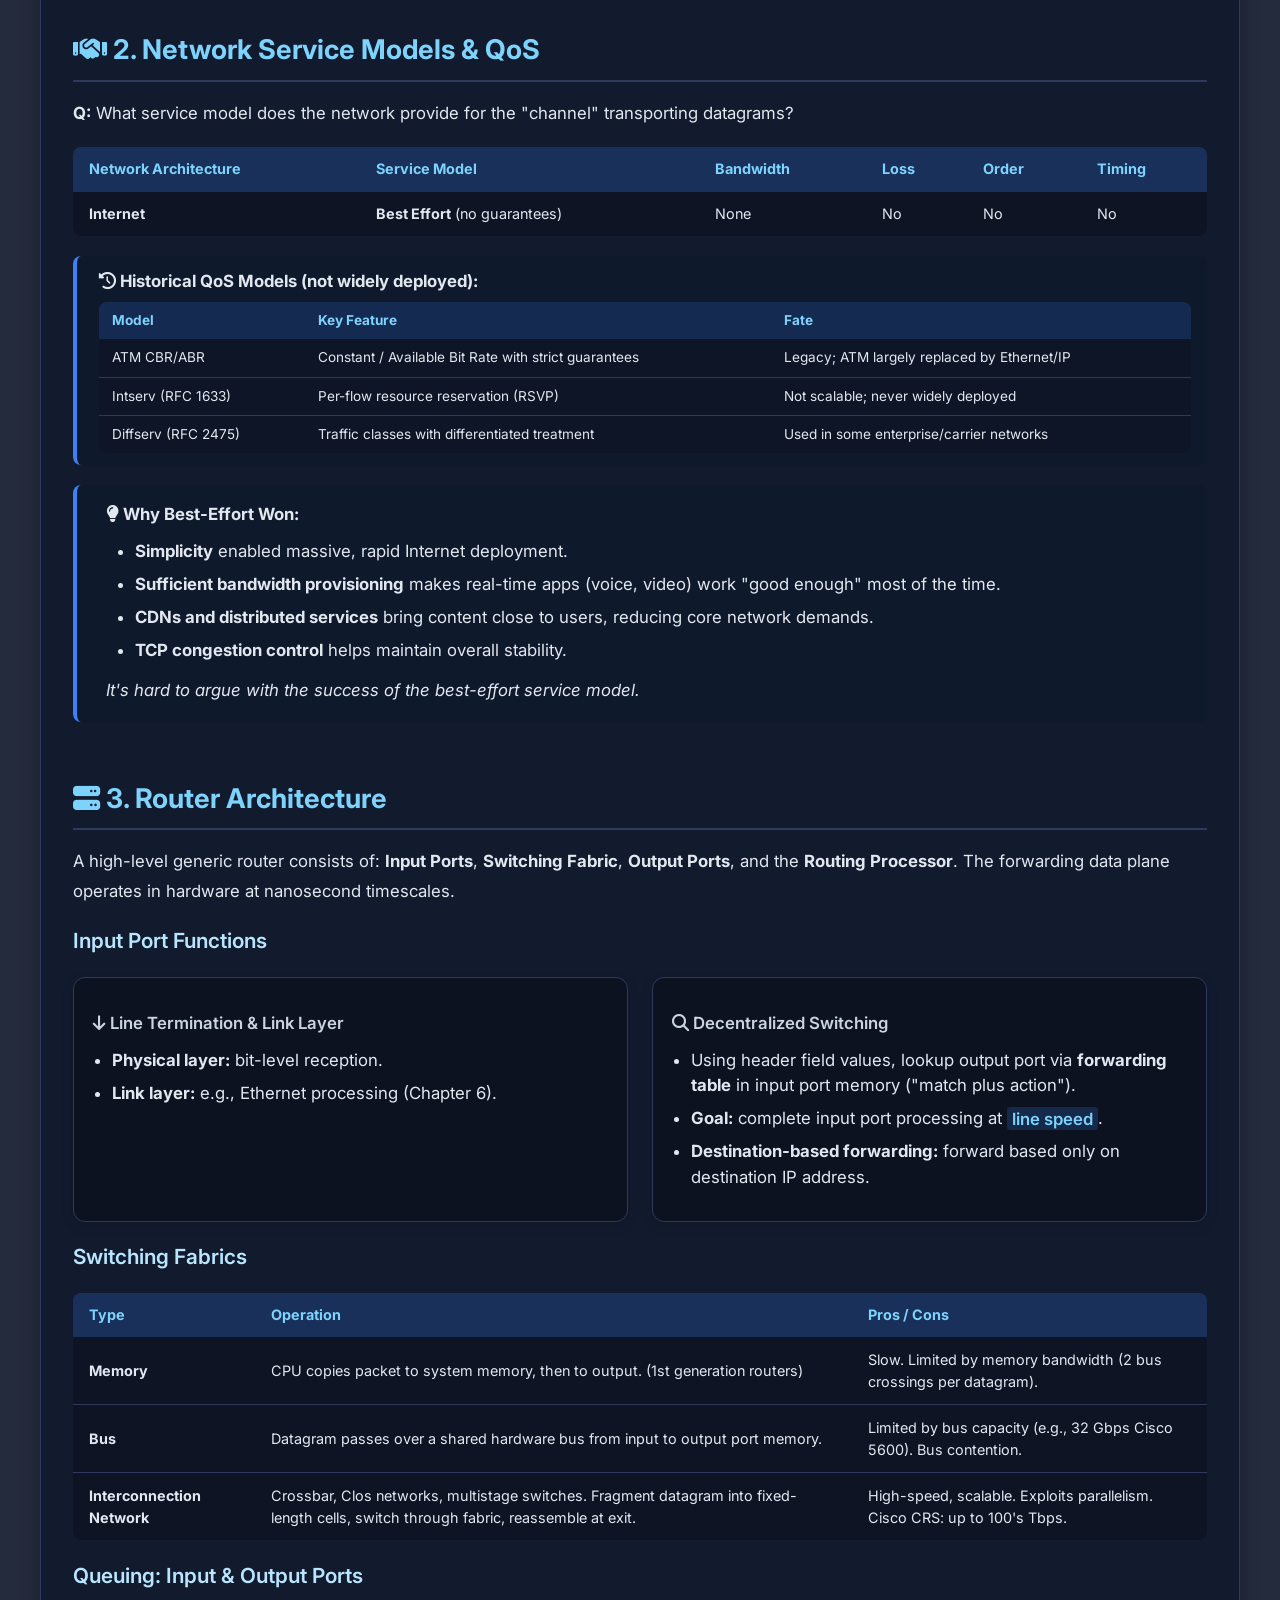
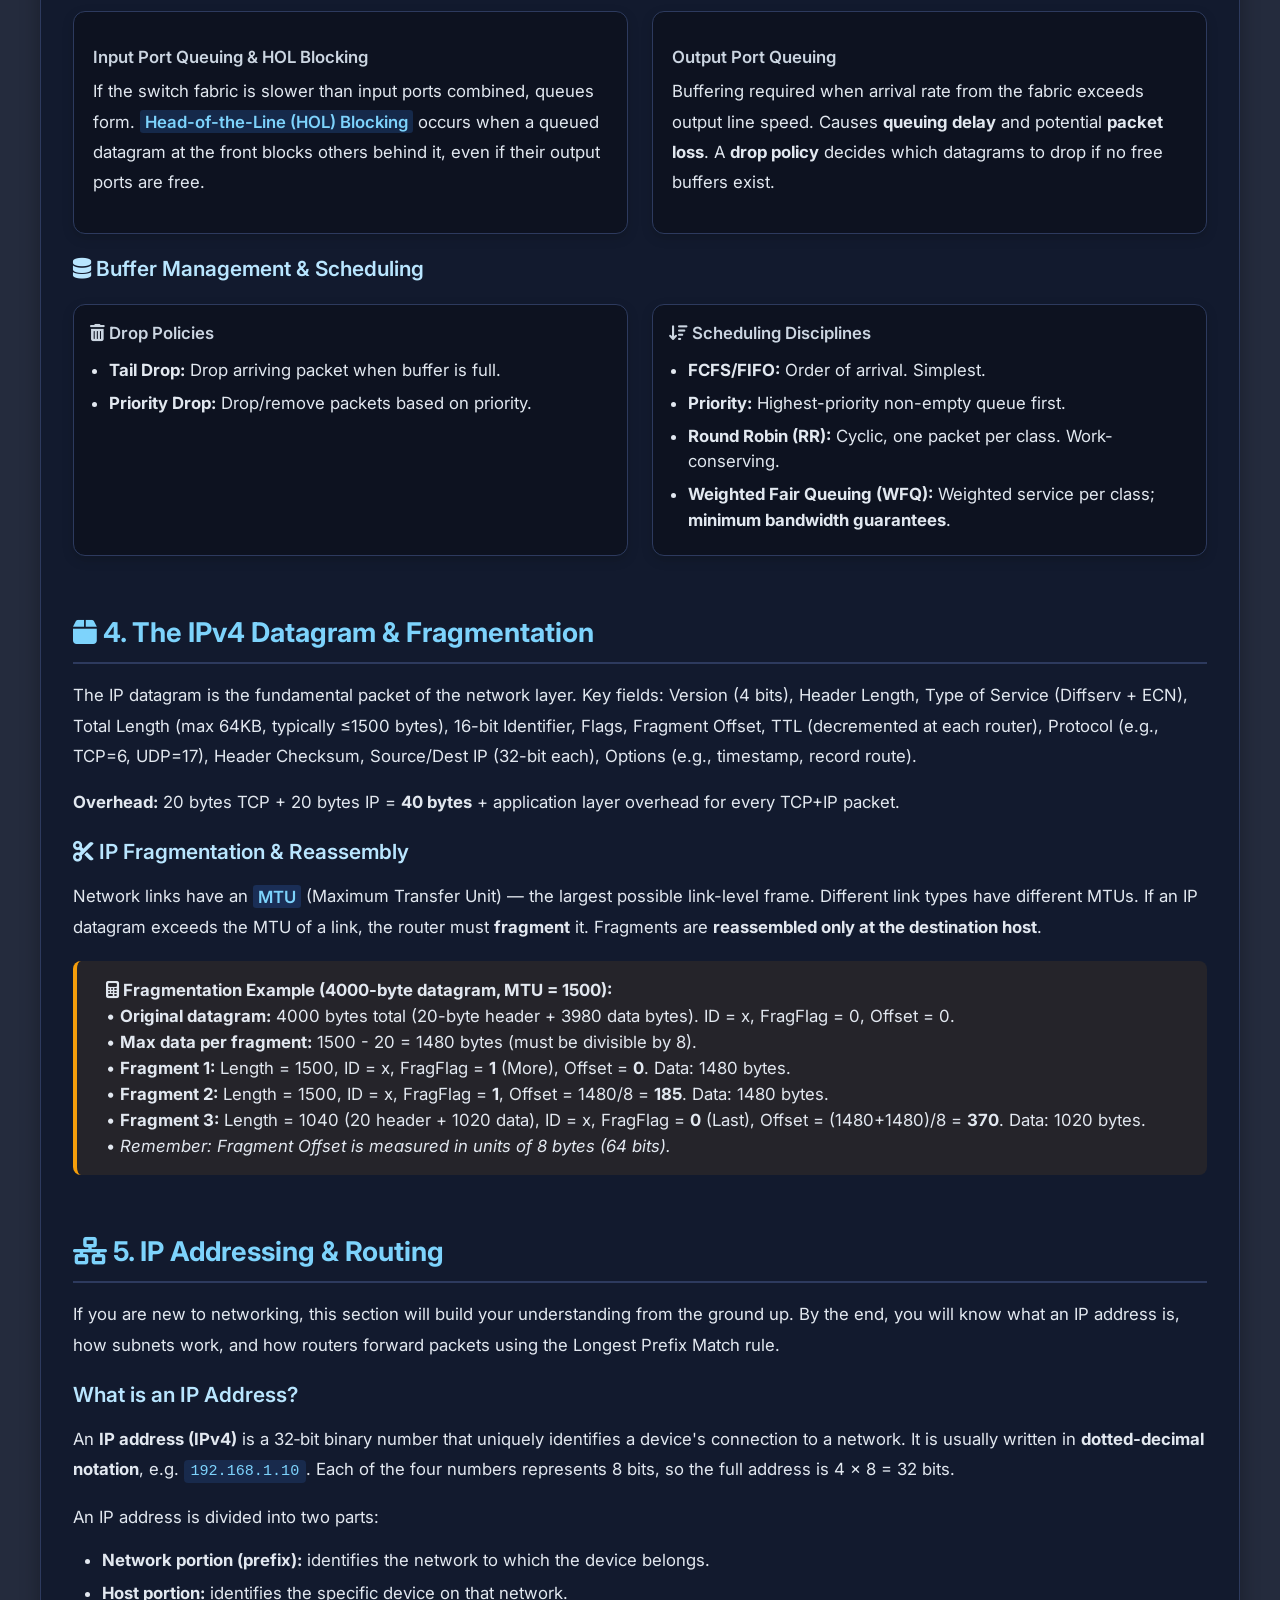
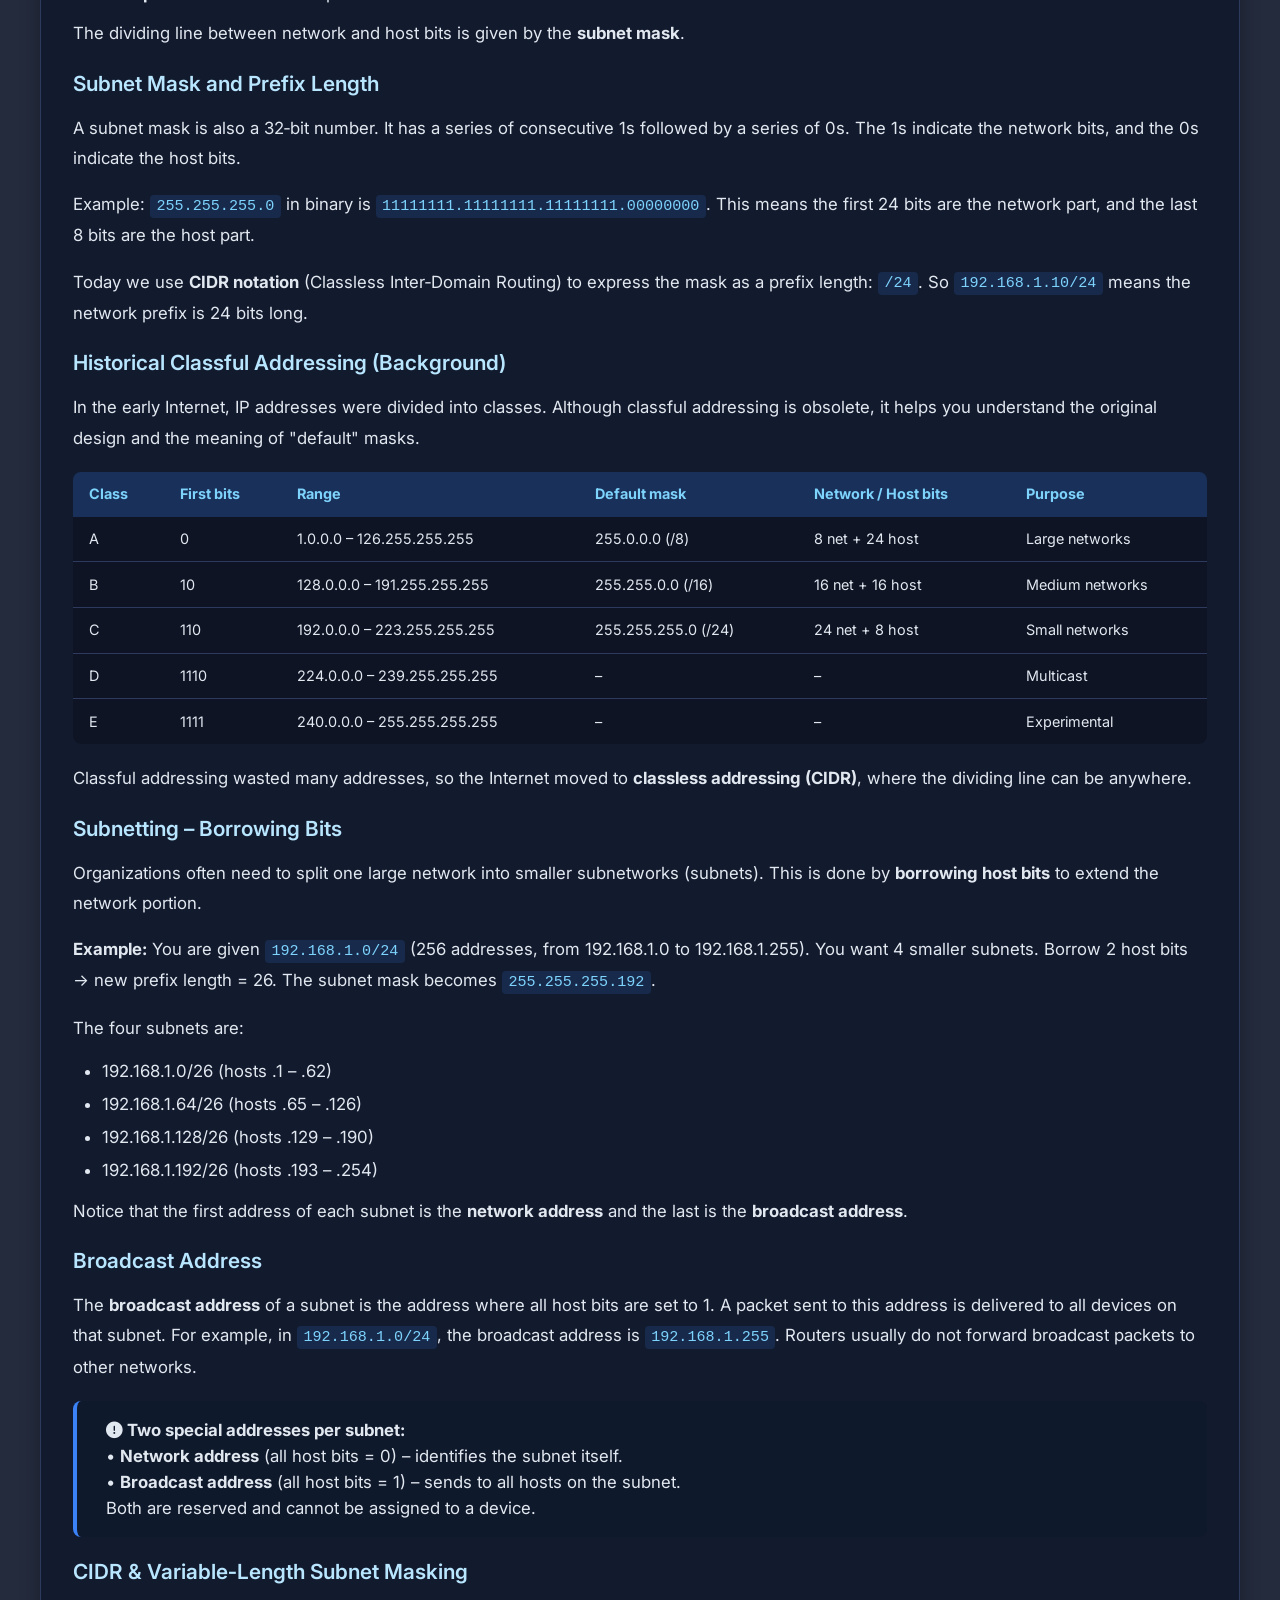
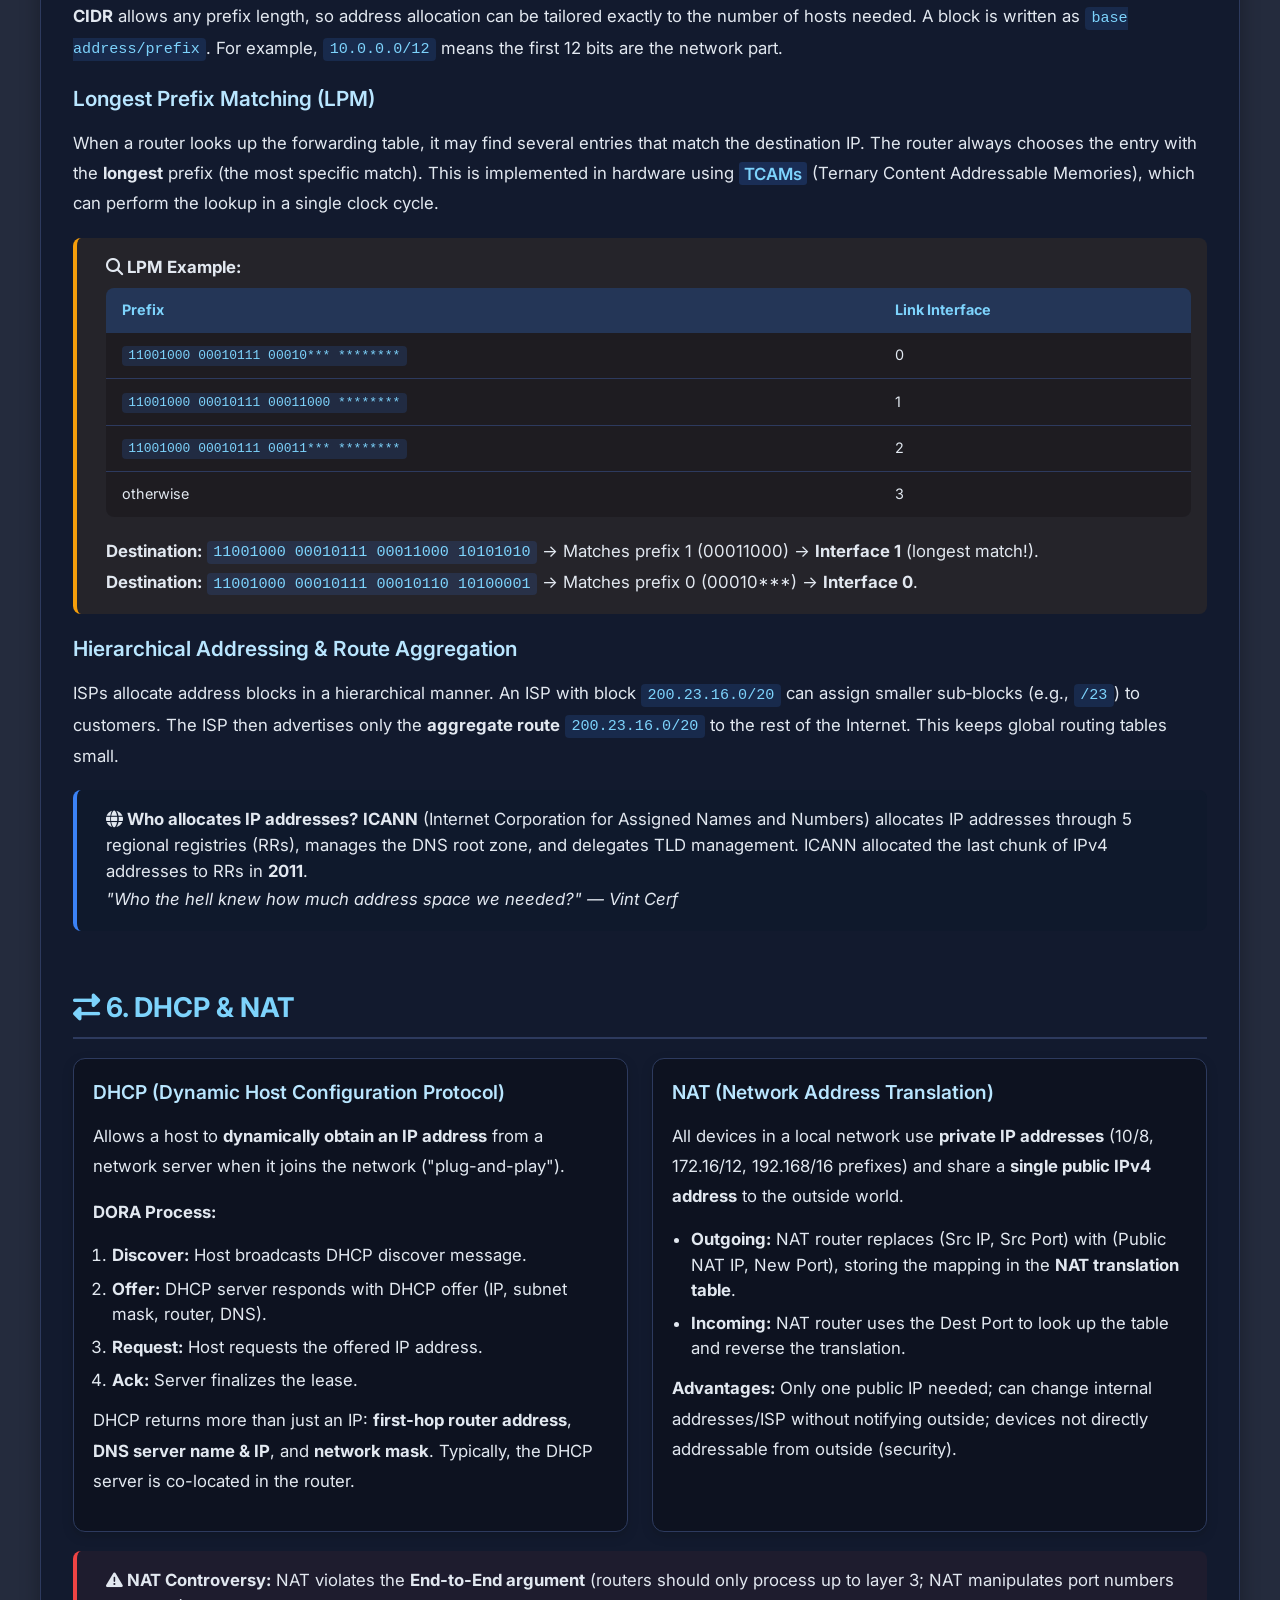
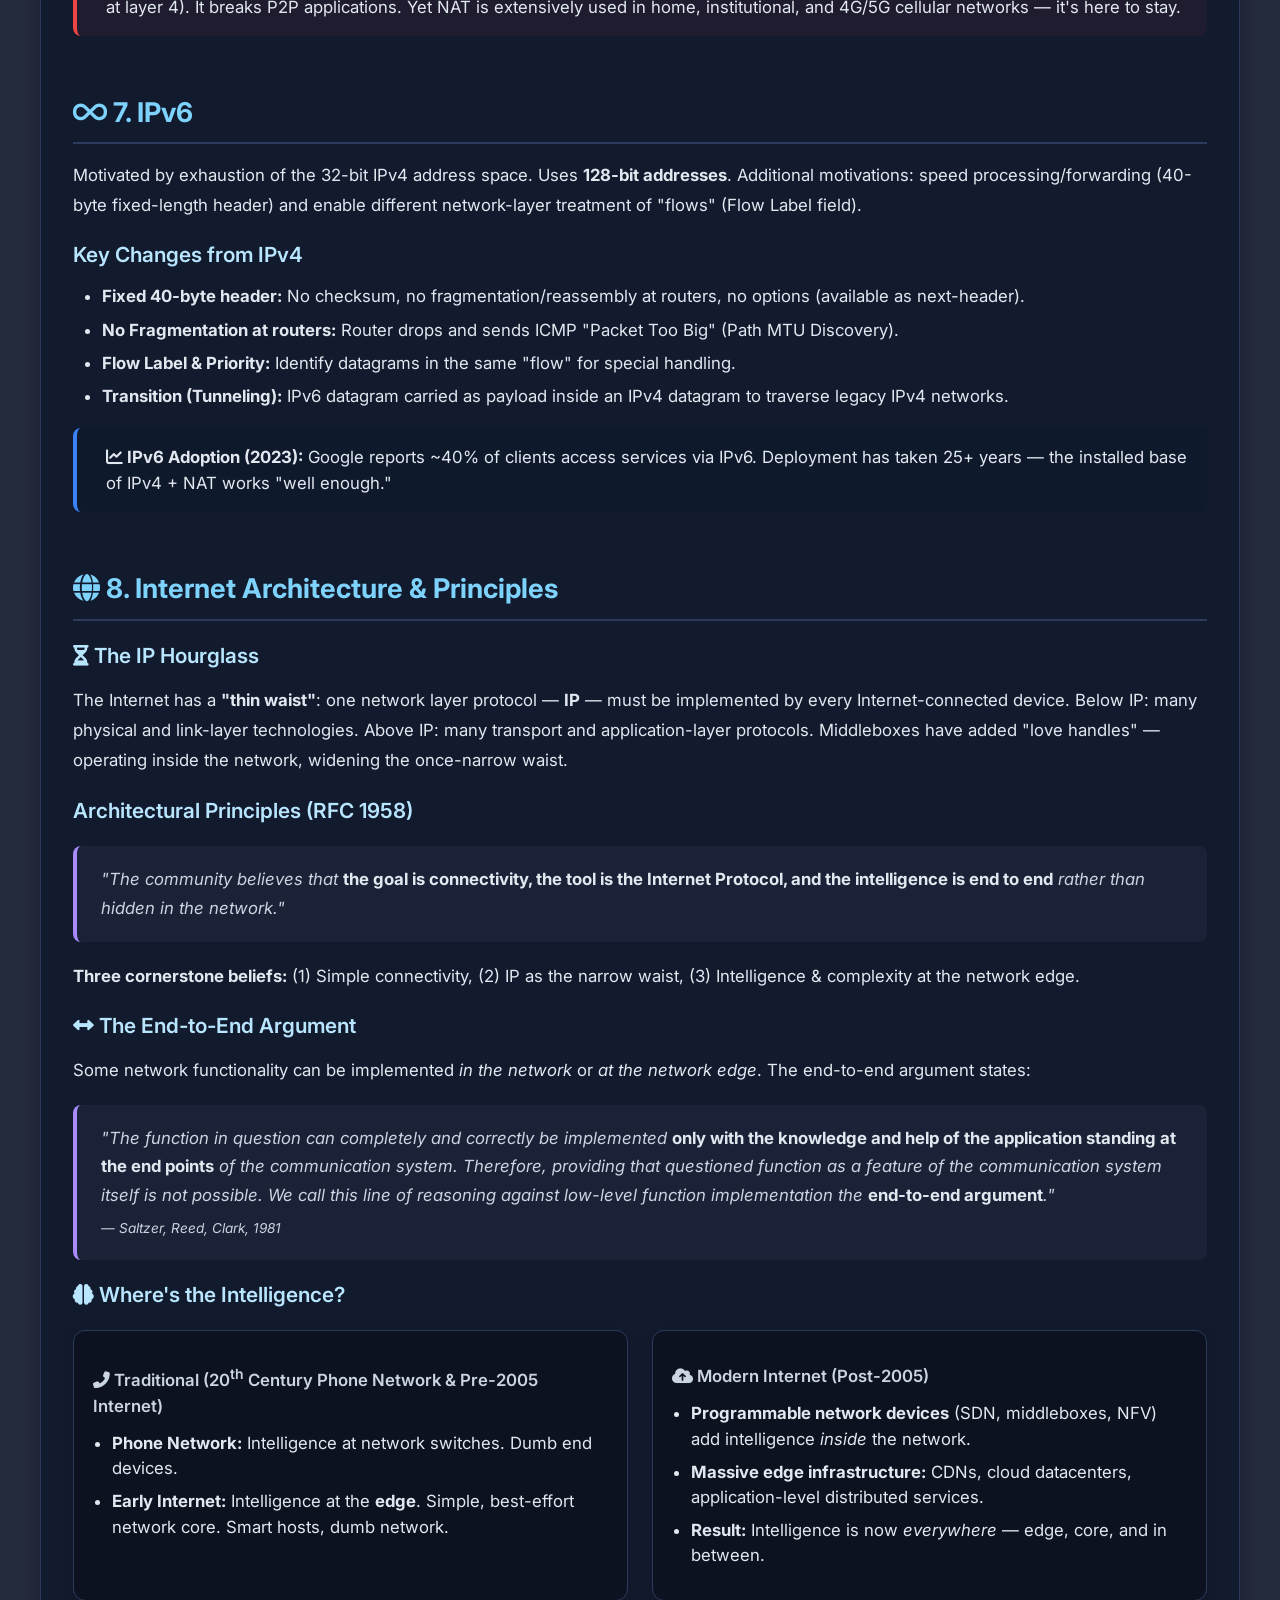
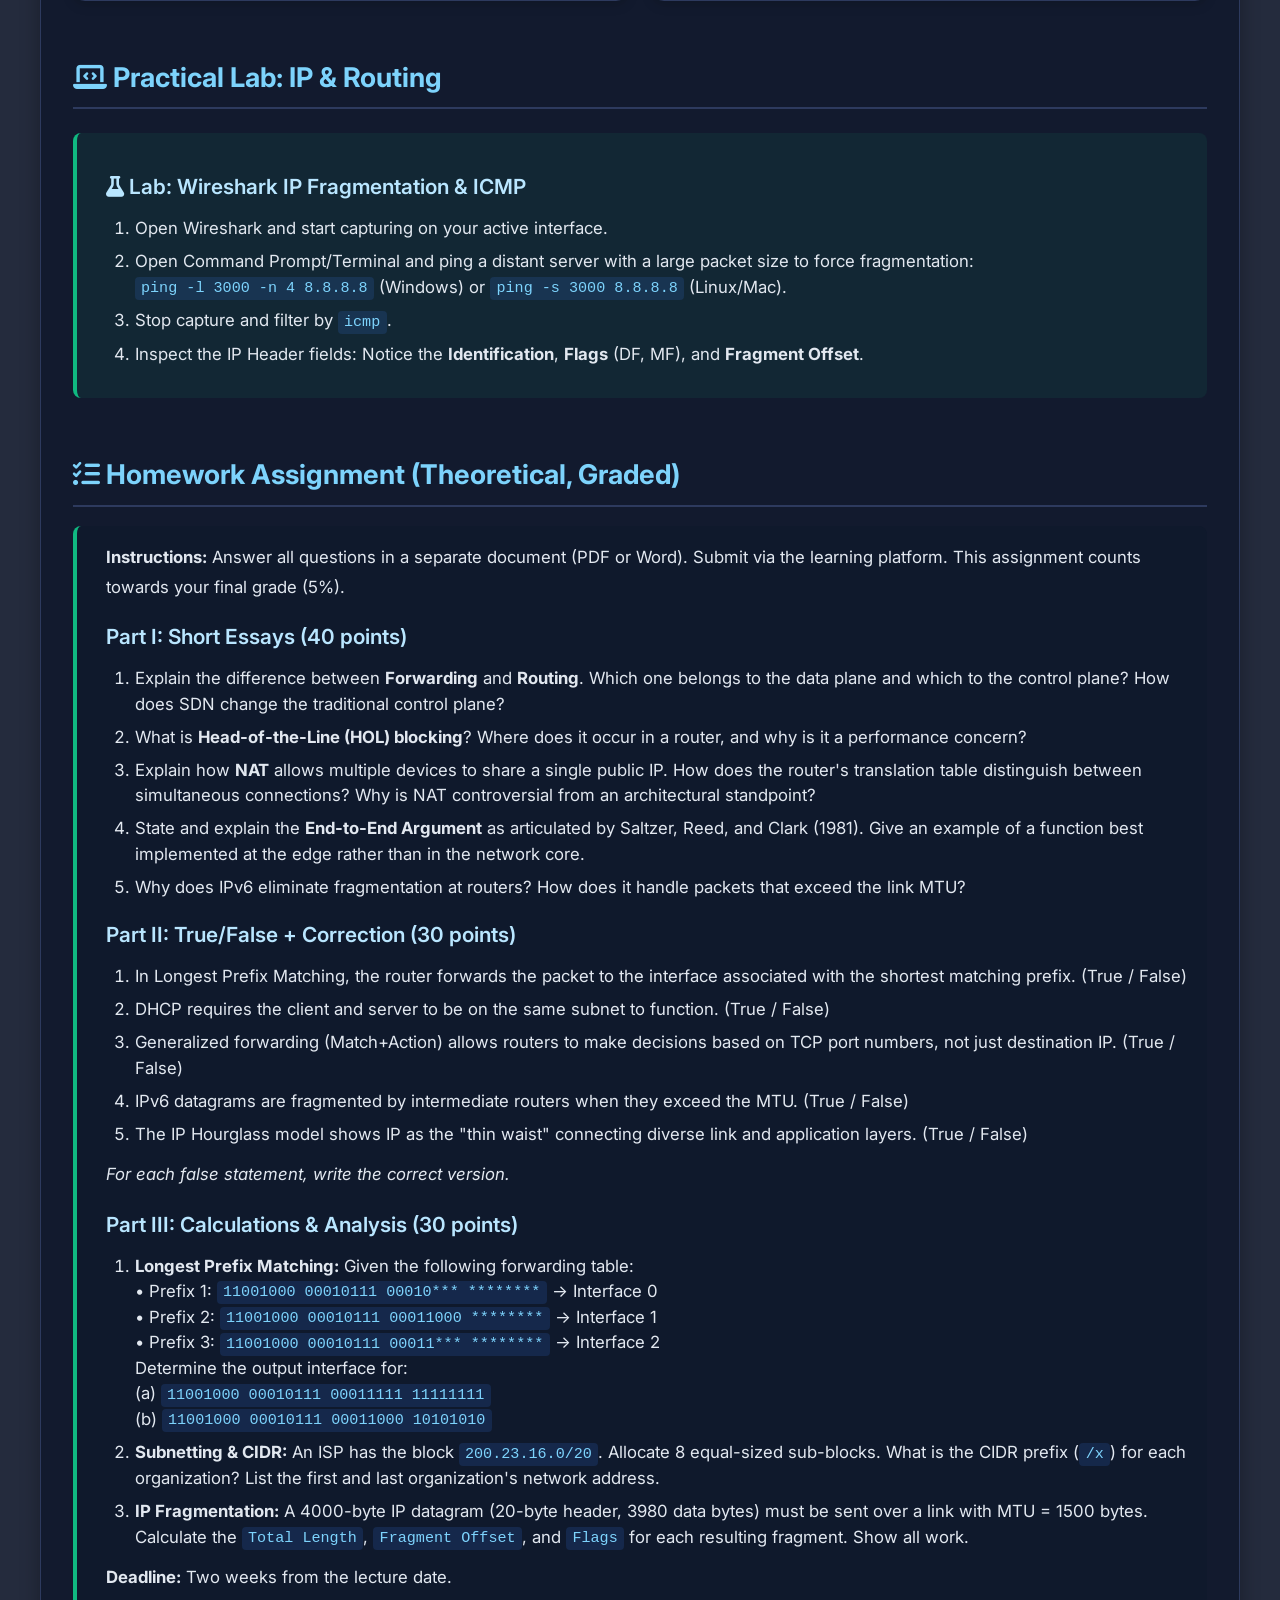
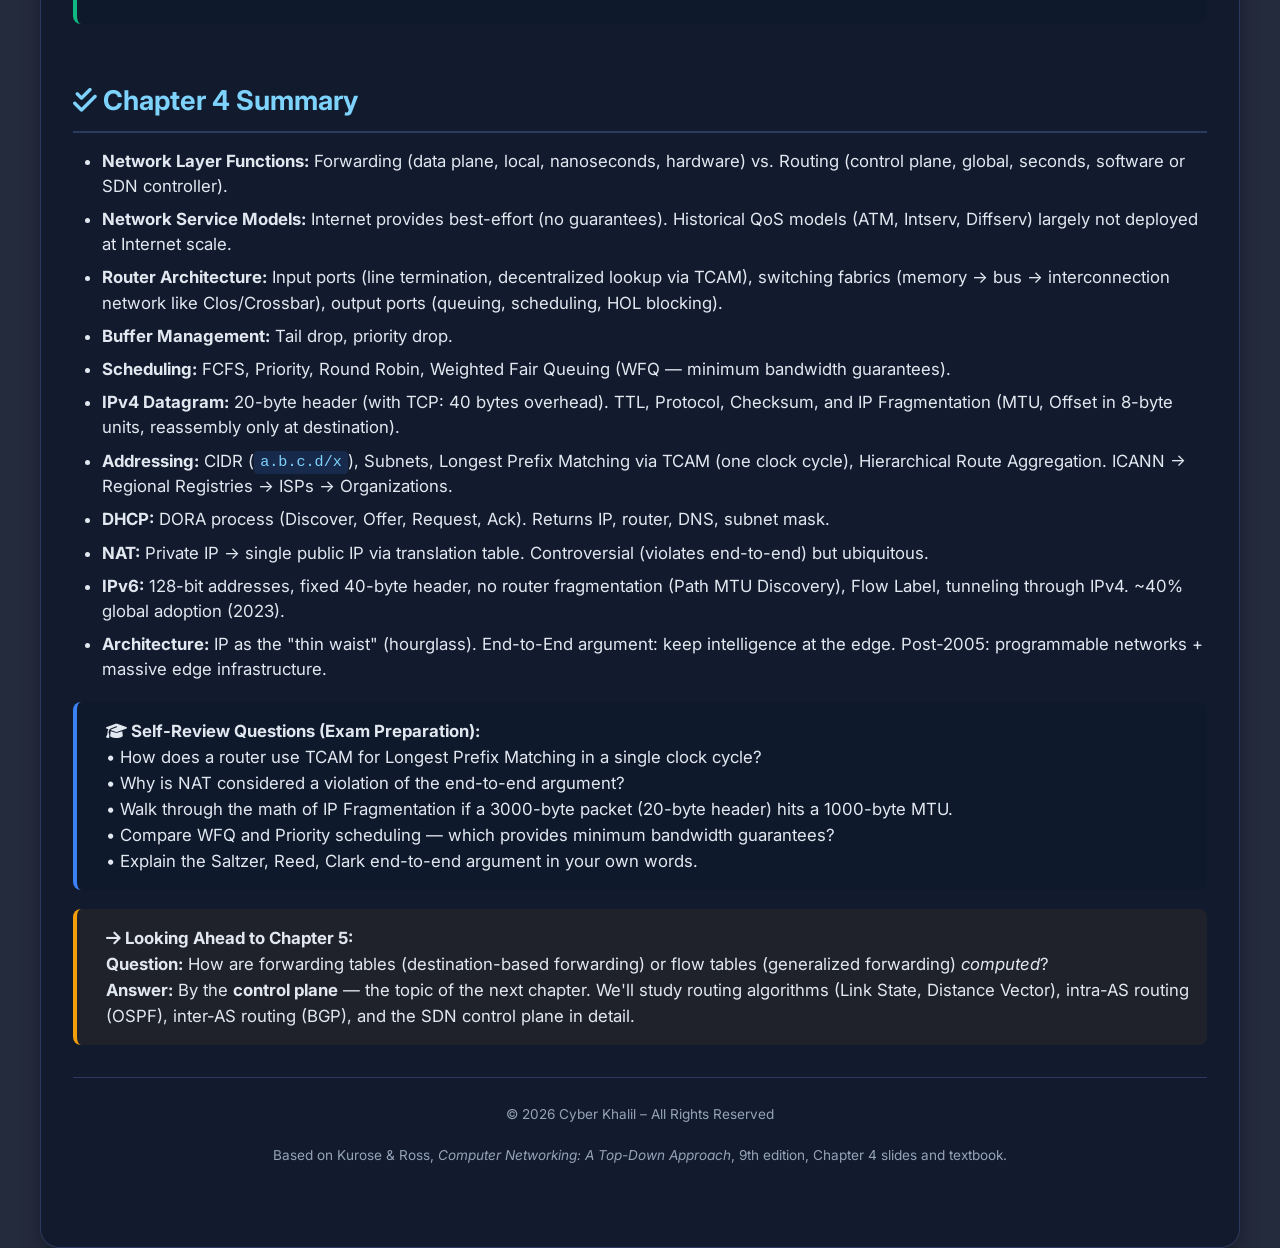
<file: lecture4.html>
<!doctype html>
<html lang="en">
  <head>
    <meta charset="UTF-8" />
    <meta
      name="viewport"
      content="width=device-width, initial-scale=1.0, user-scalable=yes"
    />
    <title>COMP-3315 | Chapter 4: Network Layer – Data Plane</title>
    <link
      href="https://fonts.googleapis.com/css2?family=Inter:opsz,wght@14..32,400;14..32,500;14..32,600;14..32,700;14..32,800&display=swap"
      rel="stylesheet"
      onerror="this.remove()"
    />
    <link
      rel="stylesheet"
      href="https://cdnjs.cloudflare.com/ajax/libs/font-awesome/6.4.0/css/all.min.css"
      onerror="this.remove()"
    />

    <link rel="stylesheet" href="styles.css" />
    <style>
      :root {
        --primary: #3b82f6;
        --primary-dark: #2563eb;
        --success: #10b981;
        --border-light: #2d3a5e;
        --text-muted: #94a3b8;
        --bg-dark: rgba(18, 25, 45, 0.92);
        --bg-card: rgba(0, 0, 0, 0.3);
        --highlight-blue: #7dd3fc;
        --highlight-light: #b9e6ff;
      }

      .lecture-container-special {
        max-width: 1200px;
        margin: 0 auto;
        background: var(--bg-dark);
        backdrop-filter: blur(2px);
        border-radius: 1.2rem;
        padding: 2rem;
        border: 1px solid var(--border-light);
        box-shadow: 0 8px 20px rgba(0, 0, 0, 0.3);
      }

      .home-button {
        display: inline-flex;
        align-items: center;
        gap: 8px;
        background: linear-gradient(
          135deg,
          var(--primary),
          var(--primary-dark)
        );
        color: white;
        padding: 0.6rem 1.4rem;
        border-radius: 2rem;
        text-decoration: none;
        font-weight: 600;
        margin-bottom: 1.5rem;
        transition: 0.2s;
        box-shadow: 0 2px 8px rgba(0, 0, 0, 0.2);
      }

      .home-button:hover {
        background: linear-gradient(135deg, var(--primary-dark), #1e40af);
        transform: translateY(-2px);
        box-shadow: 0 6px 14px rgba(59, 130, 246, 0.3);
      }

      .lecture-container-special p {
        line-height: 1.8;
        margin-bottom: 1rem;
      }

      .lecture-container-special h1 {
        font-size: 2rem;
        font-weight: 700;
        color: #e2e8f0;
        margin-bottom: 0.3rem;
      }

      .lecture-container-special h2 {
        font-size: 1.7rem;
        font-weight: 700;
        margin: 2.5rem 0 1rem 0;
        color: var(--highlight-blue);
        border-bottom: 2px solid var(--border-light);
        padding-bottom: 0.5rem;
        padding-top: 1rem;
      }

      .lecture-container-special h3 {
        font-size: 1.3rem;
        font-weight: 600;
        margin: 1.2rem 0 0.8rem 0;
        color: var(--highlight-light);
      }

      .lecture-container-special h4 {
        font-size: 1.05rem;
        font-weight: 600;
        color: #cbd5e1;
        margin: 0.8rem 0 0.4rem 0;
      }

      .info-note {
        background: rgba(15, 25, 45, 0.7);
        padding: 1rem 1rem 1rem 1.8rem;
        border-left: 4px solid var(--primary);
        margin: 1.2rem 0;
        border-radius: 0.5rem;
      }

      .lab-box {
        background: rgba(16, 185, 129, 0.08);
        padding: 1.2rem 1.2rem 1.2rem 1.8rem;
        border-left: 4px solid var(--success);
        margin: 1.5rem 0;
        border-radius: 0.5rem;
      }

      .homework-box {
        background: rgba(15, 25, 45, 0.7);
        padding: 1rem 1rem 1rem 1.8rem;
        border-left: 4px solid var(--success);
        margin: 1.2rem 0;
        border-radius: 0.5rem;
      }

      .two-cols {
        display: flex;
        flex-wrap: wrap;
        gap: 1.5rem;
        margin: 1.2rem 0;
        align-items: stretch;
      }

      .col {
        flex: 1;
        min-width: 260px;
        background: var(--bg-card);
        padding: 1.2rem;
        border-radius: 0.75rem;
        border: 1px solid var(--border-light);
        box-shadow: 0 4px 12px rgba(0, 0, 0, 0.15);
      }

      .col h3 {
        margin-top: 0;
        margin-bottom: 0.8rem;
        font-size: 1.2rem;
      }

      pre {
        background: #0b1120;
        color: #e2e8f0;
        padding: 1rem;
        border-radius: 0.5rem;
        font-family: "Courier New", monospace;
        font-size: 0.85rem;
        overflow-x: auto;
        margin: 1.2rem 0;
        border: 1px solid var(--border-light);
        white-space: pre-wrap;
        word-break: break-word;
      }

      .quick-nav {
        display: flex;
        flex-wrap: wrap;
        gap: 8px;
        margin-bottom: 1.5rem;
      }

      .quick-nav a {
        background: rgba(45, 58, 94, 0.5);
        color: var(--highlight-light);
        padding: 0.4rem 1rem;
        border-radius: 2rem;
        text-decoration: none;
        font-size: 0.85rem;
        font-weight: 500;
        transition: 0.2s;
      }

      .quick-nav a:hover,
      .quick-nav a.active {
        background: var(--primary);
        color: #fff;
      }

      .comparison-table {
        width: 100%;
        border-collapse: collapse;
        background: rgba(0, 0, 0, 0.2);
        border-radius: 0.5rem;
        overflow: hidden;
        margin: 1.2rem 0;
        font-size: 0.9rem;
      }

      .comparison-table th {
        background: rgba(59, 130, 246, 0.25);
        color: var(--highlight-blue);
        font-weight: 700;
        padding: 0.7rem 1rem;
        text-align: left;
      }

      .comparison-table td {
        padding: 0.7rem 1rem;
        border-bottom: 1px solid var(--border-light);
        color: #e2e8f0;
      }

      .comparison-table tr:last-child td {
        border-bottom: none;
      }

      .keyword {
        background: rgba(59, 130, 246, 0.2);
        color: var(--highlight-blue);
        padding: 0.1rem 0.3rem;
        border-radius: 0.2rem;
        font-weight: 600;
      }

      .exam-tip {
        background: rgba(245, 158, 11, 0.08);
        border-left: 4px solid #f59e0b;
        padding: 1rem 1rem 1rem 1.8rem;
        margin: 1.2rem 0;
        border-radius: 0.5rem;
      }

      .quote-block {
        background: rgba(30, 40, 60, 0.6);
        border-left: 4px solid #a78bfa;
        padding: 1.2rem 1.5rem;
        margin: 1.2rem 0;
        border-radius: 0.5rem;
        font-style: italic;
        color: #cbd5e1;
        line-height: 1.7;
      }

      .quote-block strong {
        font-style: normal;
        color: #e2e8f0;
      }

      .mini-table {
        width: 100%;
        border-collapse: collapse;
        background: rgba(0, 0, 0, 0.15);
        border-radius: 0.5rem;
        overflow: hidden;
        margin: 0.8rem 0;
        font-size: 0.85rem;
      }

      .mini-table th {
        background: rgba(59, 130, 246, 0.2);
        color: var(--highlight-blue);
        font-weight: 700;
        padding: 0.5rem 0.8rem;
        text-align: left;
      }

      .mini-table td {
        padding: 0.5rem 0.8rem;
        border-bottom: 1px solid var(--border-light);
        color: #e2e8f0;
      }

      .mini-table tr:last-child td {
        border-bottom: none;
      }

      @media (max-width: 700px) {
        .lecture-container-special {
          padding: 1rem;
        }

        .col {
          padding: 1rem;
        }

        .two-cols .col {
          min-width: 100%;
        }
      }

      code {
        background: rgba(59, 130, 246, 0.15);
        color: #7dd3fc;
        padding: 0.15rem 0.4rem;
        border-radius: 0.25rem;
        font-family: "Courier New", monospace;
        font-size: 0.9em;
      }

      ul,
      ol {
        line-height: 1.7;
        padding-left: 1.5rem;
      }

      li {
        margin-bottom: 0.3rem;
      }
    </style>
  </head>

  <body>
    <div class="bg-grid"></div>
    <div class="lecture-container-special">
      <a href="index.html" class="home-button"
        ><i class="fas fa-arrow-left"></i> Back to Course Home</a
      >

      <!-- ================= QUICK NAV ================= -->
      <div class="quick-nav">
        <a href="#objectives">Objectives</a>
        <a href="#overview">Overview</a>
        <a href="#service-model">QoS Models</a>
        <a href="#router">Router Arch</a>
        <a href="#ipv4">IPv4 & Fragmentation</a>
        <a href="#addressing">Addressing & LPM</a>
        <a href="#dhcp-nat">DHCP & NAT</a>
        <a href="#ipv6">IPv6</a>
        <a href="#arch">Architecture</a>
        <a href="#lab">Practical Lab</a>
        <a href="#homework">Homework</a>
      </div>

      <h1>Chapter 4: The Network Layer – Data Plane</h1>
      <p style="font-size: 0.9rem; color: var(--text-muted)">
        Kurose & Ross, <em>Computer Networking: A Top-Down Approach</em>, 9th
        edition (2025) – Optimized lecture with Smart Trimming
      </p>

      <!-- ================= INTRO BOXES ================= -->
      <div class="two-cols" id="objectives">
        <div class="col" style="border-left: 4px solid var(--primary)">
          <h3><i class="fas fa-bullseye"></i> Learning Objectives</h3>
          <ul>
            <li>
              Understand <strong>Forwarding</strong> (data plane) vs.
              <strong>Routing</strong> (control plane).
            </li>
            <li>
              Describe router internals: switching fabrics, queuing, buffer
              management, and scheduling.
            </li>
            <li>
              Analyze IPv4 datagram format and
              <strong>IP Fragmentation</strong> (MTU, offset calculation).
            </li>
            <li>
              Perform subnet calculations (CIDR) and understand
              <strong>Longest Prefix Matching</strong> (TCAMs).
            </li>
            <li>
              Explain DHCP (DORA), NAT (translation table), and IPv6 transition
              mechanisms (tunneling).
            </li>
            <li>
              Articulate the <strong>End-to-End argument</strong> and the IP
              hourglass architecture.
            </li>
          </ul>
        </div>
        <div class="col" style="border-left: 4px solid var(--success)">
          <h3><i class="fas fa-list-check"></i> Chapter Roadmap</h3>
          <ul>
            <li>
              <strong>4.1</strong> Network Layer Overview: data plane, control
              plane, service models
            </li>
            <li>
              <strong>4.2</strong> What's Inside a Router? Switching fabrics,
              queuing, scheduling
            </li>
            <li>
              <strong>4.3</strong> IP: Internet Protocol (IPv4, Addressing,
              DHCP, NAT, IPv6)
            </li>
            <li><strong>Architecture</strong> Internet Principles: Hourglass & End-to-End Argument</li>
          </ul>
          <div
            class="info-note"
            style="
              margin-top: 1rem;
              border-left-color: #8b5cf6;
              background: rgba(139, 92, 246, 0.05);
            "
          >
            <strong><i class="fas fa-book-open"></i> Prerequisites:</strong>
            Solid understanding of the Transport Layer (TCP/UDP multiplexing)
            and Encapsulation from Chapters 1 & 3.
          </div>
        </div>
      </div>

      <!-- ================= 1. OVERVIEW ================= -->
      <h2 id="overview">
        <i class="fas fa-layer-group"></i> 1. Network Layer Overview
      </h2>
      <p>
        The network layer moves <strong>transport segments</strong> from a
        sending host to a receiving host. The sender encapsulates segments into
        <mark class="keyword">datagrams</mark>; the receiver delivers them up to
        the transport layer. Every Internet device—hosts and routers—runs
        network layer protocols.
      </p>

      <div class="two-cols">
        <div class="col">
          <h3><i class="fas fa-random"></i> Forwarding (Data Plane)</h3>
          <ul>
            <li>
              <strong>Local, per-router function:</strong> Moving a packet from
              an input link interface to the appropriate output link interface.
            </li>
            <li>
              Operates in the <mark class="keyword">nanosecond</mark> timeframe.
            </li>
            <li>Implemented in hardware (ASICs, TCAMs) at line speed.</li>
          </ul>
        </div>
        <div class="col">
          <h3><i class="fas fa-route"></i> Routing (Control Plane)</h3>
          <ul>
            <li>
              <strong>Network-wide logic:</strong> Determining the route (path)
              taken by packets from source to destination.
            </li>
            <li>
              Operates in the
              <mark class="keyword">seconds/milliseconds</mark> timeframe.
            </li>
            <li>
              Implemented in software via routing protocols (traditional) or SDN
              controllers (remote).
            </li>
          </ul>
        </div>
      </div>

      <div class="info-note">
        <strong><i class="fas fa-car"></i> Transit Analogy:</strong>
        <strong>Forwarding</strong> = navigating a single traffic interchange.
        <strong>Routing</strong> = planning the entire road trip from source to
        destination.
      </div>

      <h3>Data Plane vs. Control Plane: Two Approaches</h3>
      <div class="two-cols">
        <div class="col">
          <h4><i class="fas fa-cogs"></i> Per-Router Control Plane</h4>
          <p>
            Individual routing algorithm components in
            <em>each and every router</em> interact in the control plane to
            compute forwarding tables. Traditional approach: OSPF, BGP running
            on each router.
          </p>
        </div>
        <div class="col">
          <h4><i class="fas fa-cloud"></i> SDN Control Plane</h4>
          <p>
            A <strong>remote controller</strong> computes and installs
            forwarding tables in routers via a protocol like OpenFlow. This
            decouples the data plane from the control plane.
          </p>
        </div>
      </div>

      <!-- ================= 2. NETWORK SERVICE MODELS (TRIMMED) ================= -->
      <h2 id="service-model">
        <i class="fas fa-handshake"></i> 2. Network Service Models & QoS
      </h2>
      <p>
        <strong>Q:</strong> What service model does the network provide for the
        "channel" transporting datagrams?
      </p>

      <table class="comparison-table">
        <thead>
          <tr>
            <th>Network Architecture</th>
            <th>Service Model</th>
            <th>Bandwidth</th>
            <th>Loss</th>
            <th>Order</th>
            <th>Timing</th>
          </tr>
        </thead>
        <tbody>
          <tr>
            <td><strong>Internet</strong></td>
            <td><strong>Best Effort</strong> (no guarantees)</td>
            <td>None</td>
            <td>No</td>
            <td>No</td>
            <td>No</td>
          </tr>
        </tbody>
      </table>

      <div class="info-note" style="padding: 0.8rem 1rem 0.8rem 1.4rem">
        <strong
          ><i class="fas fa-history"></i> Historical QoS Models (not widely
          deployed):</strong
        >
        <table class="mini-table" style="margin: 0.5rem 0 0 0">
          <thead>
            <tr>
              <th>Model</th>
              <th>Key Feature</th>
              <th>Fate</th>
            </tr>
          </thead>
          <tbody>
            <tr>
              <td>ATM CBR/ABR</td>
              <td>Constant / Available Bit Rate with strict guarantees</td>
              <td>Legacy; ATM largely replaced by Ethernet/IP</td>
            </tr>
            <tr>
              <td>Intserv (RFC 1633)</td>
              <td>Per-flow resource reservation (RSVP)</td>
              <td>Not scalable; never widely deployed</td>
            </tr>
            <tr>
              <td>Diffserv (RFC 2475)</td>
              <td>Traffic classes with differentiated treatment</td>
              <td>Used in some enterprise/carrier networks</td>
            </tr>
          </tbody>
        </table>
      </div>

      <div class="info-note">
        <strong><i class="fas fa-lightbulb"></i> Why Best-Effort Won:</strong>
        <ul>
          <li>
            <strong>Simplicity</strong> enabled massive, rapid Internet
            deployment.
          </li>
          <li>
            <strong>Sufficient bandwidth provisioning</strong> makes real-time
            apps (voice, video) work "good enough" most of the time.
          </li>
          <li>
            <strong>CDNs and distributed services</strong> bring content close
            to users, reducing core network demands.
          </li>
          <li>
            <strong>TCP congestion control</strong> helps maintain overall
            stability.
          </li>
        </ul>
        <p style="margin-bottom: 0">
          <em
            >It's hard to argue with the success of the best-effort service
            model.</em
          >
        </p>
      </div>

      <!-- ================= 3. ROUTER ARCHITECTURE ================= -->
      <h2 id="router"><i class="fas fa-server"></i> 3. Router Architecture</h2>
      <p>
        A high-level generic router consists of: <strong>Input Ports</strong>,
        <strong>Switching Fabric</strong>, <strong>Output Ports</strong>, and
        the <strong>Routing Processor</strong>. The forwarding data plane
        operates in hardware at nanosecond timescales.
      </p>

      <h3>Input Port Functions</h3>
      <div class="two-cols">
        <div class="col">
          <h4>
            <i class="fas fa-arrow-down"></i> Line Termination & Link Layer
          </h4>
          <ul>
            <li><strong>Physical layer:</strong> bit-level reception.</li>
            <li>
              <strong>Link layer:</strong> e.g., Ethernet processing (Chapter
              6).
            </li>
          </ul>
        </div>
        <div class="col">
          <h4><i class="fas fa-search"></i> Decentralized Switching</h4>
          <ul>
            <li>
              Using header field values, lookup output port via
              <strong>forwarding table</strong> in input port memory ("match
              plus action").
            </li>
            <li>
              <strong>Goal:</strong> complete input port processing at
              <mark class="keyword">line speed</mark>.
            </li>
            <li>
              <strong>Destination-based forwarding:</strong> forward based only
              on destination IP address.
            </li>
          </ul>
        </div>
      </div>

      <h3>Switching Fabrics</h3>
      <table class="comparison-table">
        <thead>
          <tr>
            <th>Type</th>
            <th>Operation</th>
            <th>Pros / Cons</th>
          </tr>
        </thead>
        <tbody>
          <tr>
            <td><strong>Memory</strong></td>
            <td>
              CPU copies packet to system memory, then to output. (1st
              generation routers)
            </td>
            <td>
              Slow. Limited by memory bandwidth (2 bus crossings per datagram).
            </td>
          </tr>
          <tr>
            <td><strong>Bus</strong></td>
            <td>
              Datagram passes over a shared hardware bus from input to output
              port memory.
            </td>
            <td>
              Limited by bus capacity (e.g., 32 Gbps Cisco 5600). Bus
              contention.
            </td>
          </tr>
          <tr>
            <td><strong>Interconnection Network</strong></td>
            <td>
              Crossbar, Clos networks, multistage switches. Fragment datagram
              into fixed-length cells, switch through fabric, reassemble at
              exit.
            </td>
            <td>
              High-speed, scalable. Exploits parallelism. Cisco CRS: up to 100's
              Tbps.
            </td>
          </tr>
        </tbody>
      </table>

      <h3>Queuing: Input & Output Ports</h3>
      <div class="two-cols">
        <div class="col">
          <h4>Input Port Queuing & HOL Blocking</h4>
          <p>
            If the switch fabric is slower than input ports combined, queues
            form.
            <mark class="keyword">Head-of-the-Line (HOL) Blocking</mark> occurs
            when a queued datagram at the front blocks others behind it, even if
            their output ports are free.
          </p>
        </div>
        <div class="col">
          <h4>Output Port Queuing</h4>
          <p>
            Buffering required when arrival rate from the fabric exceeds output
            line speed. Causes <strong>queuing delay</strong> and potential
            <strong>packet loss</strong>. A <strong>drop policy</strong> decides
            which datagrams to drop if no free buffers exist.
          </p>
        </div>
      </div>

      <!-- ================= BUFFER MANAGEMENT & SCHEDULING ================= -->
      <h3 id="buffer-mgmt">
        <i class="fas fa-database"></i> Buffer Management & Scheduling
      </h3>
      <div class="two-cols">
        <div class="col" style="padding: 0.9rem 1rem">
          <h4 style="margin-top: 0">
            <i class="fas fa-trash-alt"></i> Drop Policies
          </h4>
          <ul style="margin-bottom: 0">
            <li>
              <strong>Tail Drop:</strong> Drop arriving packet when buffer is
              full.
            </li>
            <li>
              <strong>Priority Drop:</strong> Drop/remove packets based on
              priority.
            </li>
          </ul>
        </div>
        <div class="col" style="padding: 0.9rem 1rem">
          <h4 style="margin-top: 0">
            <i class="fas fa-sort-amount-down"></i> Scheduling Disciplines
          </h4>
          <ul style="margin-bottom: 0">
            <li><strong>FCFS/FIFO:</strong> Order of arrival. Simplest.</li>
            <li>
              <strong>Priority:</strong> Highest-priority non-empty queue first.
            </li>
            <li>
              <strong>Round Robin (RR):</strong> Cyclic, one packet per class.
              Work-conserving.
            </li>
            <li>
              <strong>Weighted Fair Queuing (WFQ):</strong> Weighted service per
              class; <strong>minimum bandwidth guarantees</strong>.
            </li>
          </ul>
        </div>
      </div>

      <!-- ================= 5. IPv4 & FRAGMENTATION (PRESERVED) ================= -->
      <h2 id="ipv4">
        <i class="fas fa-box"></i> 4. The IPv4 Datagram & Fragmentation
      </h2>
      <p>
        The IP datagram is the fundamental packet of the network layer. Key
        fields: Version (4 bits), Header Length, Type of Service (Diffserv +
        ECN), Total Length (max 64KB, typically ≤1500 bytes), 16-bit Identifier,
        Flags, Fragment Offset, TTL (decremented at each router), Protocol
        (e.g., TCP=6, UDP=17), Header Checksum, Source/Dest IP (32-bit each),
        Options (e.g., timestamp, record route).
      </p>
      <p>
        <strong>Overhead:</strong> 20 bytes TCP + 20 bytes IP =
        <strong>40 bytes</strong> + application layer overhead for every TCP+IP
        packet.
      </p>

      <h3><i class="fas fa-cut"></i> IP Fragmentation & Reassembly</h3>
      <p>
        Network links have an <mark class="keyword">MTU</mark> (Maximum Transfer
        Unit) — the largest possible link-level frame. Different link types have
        different MTUs. If an IP datagram exceeds the MTU of a link, the router
        must <strong>fragment</strong> it. Fragments are
        <strong>reassembled only at the destination host</strong>.
      </p>

      <div class="exam-tip">
        <strong
          ><i class="fas fa-calculator"></i> Fragmentation Example (4000-byte
          datagram, MTU = 1500):</strong
        ><br />
        • <strong>Original datagram:</strong> 4000 bytes total (20-byte header +
        3980 data bytes). ID = x, FragFlag = 0, Offset = 0.<br />
        • <strong>Max data per fragment:</strong> 1500 - 20 = 1480 bytes (must
        be divisible by 8).<br />
        • <strong>Fragment 1:</strong> Length = 1500, ID = x, FragFlag =
        <strong>1</strong> (More), Offset = <strong>0</strong>. Data: 1480
        bytes.<br />
        • <strong>Fragment 2:</strong> Length = 1500, ID = x, FragFlag =
        <strong>1</strong>, Offset = 1480/8 = <strong>185</strong>. Data: 1480
        bytes.<br />
        • <strong>Fragment 3:</strong> Length = 1040 (20 header + 1020 data), ID
        = x, FragFlag = <strong>0</strong> (Last), Offset = (1480+1480)/8 =
        <strong>370</strong>. Data: 1020 bytes.<br />
        •
        <em
          >Remember: Fragment Offset is measured in units of 8 bytes (64
          bits).</em
        >
      </div>

      <!-- ================= 6. ADDRESSING (EXPANDED FOR BEGINNERS) ================= -->
      <h2 id="addressing">
        <i class="fas fa-network-wired"></i> 5. IP Addressing & Routing
      </h2>
      <p>
        If you are new to networking, this section will build your understanding
        from the ground up. By the end, you will know what an IP address is, how
        subnets work, and how routers forward packets using the Longest Prefix
        Match rule.
      </p>

      <h3>What is an IP Address?</h3>
      <p>
        An <strong>IP address (IPv4)</strong> is a 32‑bit binary number that
        uniquely identifies a device's connection to a network. It is usually
        written in <strong>dotted‑decimal notation</strong>, e.g.
        <code>192.168.1.10</code>. Each of the four numbers represents 8 bits,
        so the full address is 4 × 8 = 32 bits.
      </p>
      <p>An IP address is divided into two parts:</p>
      <ul>
        <li>
          <strong>Network portion (prefix):</strong> identifies the network to
          which the device belongs.
        </li>
        <li>
          <strong>Host portion:</strong> identifies the specific device on that
          network.
        </li>
      </ul>
      <p>
        The dividing line between network and host bits is given by the
        <strong>subnet mask</strong>.
      </p>

      <h3>Subnet Mask and Prefix Length</h3>
      <p>
        A subnet mask is also a 32‑bit number. It has a series of consecutive 1s
        followed by a series of 0s. The 1s indicate the network bits, and the 0s
        indicate the host bits.
      </p>
      <p>
        Example: <code>255.255.255.0</code> in binary is
        <code>11111111.11111111.11111111.00000000</code>. This means the first
        24 bits are the network part, and the last 8 bits are the host part.
      </p>
      <p>
        Today we use <strong>CIDR notation</strong> (Classless Inter‑Domain
        Routing) to express the mask as a prefix length: <code>/24</code>. So
        <code>192.168.1.10/24</code> means the network prefix is 24 bits long.
      </p>

      <h3>Historical Classful Addressing (Background)</h3>
      <p>
        In the early Internet, IP addresses were divided into classes. Although
        classful addressing is obsolete, it helps you understand the original
        design and the meaning of "default" masks.
      </p>
      <table class="comparison-table">
        <thead>
          <tr>
            <th>Class</th>
            <th>First bits</th>
            <th>Range</th>
            <th>Default mask</th>
            <th>Network / Host bits</th>
            <th>Purpose</th>
          </tr>
        </thead>
        <tbody>
          <tr>
            <td>A</td>
            <td>0</td>
            <td>1.0.0.0 – 126.255.255.255</td>
            <td>255.0.0.0 (/8)</td>
            <td>8 net + 24 host</td>
            <td>Large networks</td>
          </tr>
          <tr>
            <td>B</td>
            <td>10</td>
            <td>128.0.0.0 – 191.255.255.255</td>
            <td>255.255.0.0 (/16)</td>
            <td>16 net + 16 host</td>
            <td>Medium networks</td>
          </tr>
          <tr>
            <td>C</td>
            <td>110</td>
            <td>192.0.0.0 – 223.255.255.255</td>
            <td>255.255.255.0 (/24)</td>
            <td>24 net + 8 host</td>
            <td>Small networks</td>
          </tr>
          <tr>
            <td>D</td>
            <td>1110</td>
            <td>224.0.0.0 – 239.255.255.255</td>
            <td>–</td>
            <td>–</td>
            <td>Multicast</td>
          </tr>
          <tr>
            <td>E</td>
            <td>1111</td>
            <td>240.0.0.0 – 255.255.255.255</td>
            <td>–</td>
            <td>–</td>
            <td>Experimental</td>
          </tr>
        </tbody>
      </table>
      <p>
        Classful addressing wasted many addresses, so the Internet moved to
        <strong>classless addressing (CIDR)</strong>, where the dividing line
        can be anywhere.
      </p>

      <h3>Subnetting – Borrowing Bits</h3>
      <p>
        Organizations often need to split one large network into smaller
        subnetworks (subnets). This is done by
        <strong>borrowing host bits</strong> to extend the network portion.
      </p>
      <p>
        <strong>Example:</strong> You are given <code>192.168.1.0/24</code> (256
        addresses, from 192.168.1.0 to 192.168.1.255). You want 4 smaller
        subnets. Borrow 2 host bits → new prefix length = 26. The subnet mask
        becomes <code>255.255.255.192</code>.
      </p>
      <p>The four subnets are:</p>
      <ul>
        <li>192.168.1.0/26 (hosts .1 – .62)</li>
        <li>192.168.1.64/26 (hosts .65 – .126)</li>
        <li>192.168.1.128/26 (hosts .129 – .190)</li>
        <li>192.168.1.192/26 (hosts .193 – .254)</li>
      </ul>
      <p>
        Notice that the first address of each subnet is the
        <strong>network address</strong> and the last is the
        <strong>broadcast address</strong>.
      </p>

      <h3>Broadcast Address</h3>
      <p>
        The <strong>broadcast address</strong> of a subnet is the address where
        all host bits are set to 1. A packet sent to this address is delivered
        to all devices on that subnet. For example, in
        <code>192.168.1.0/24</code>, the broadcast address is
        <code>192.168.1.255</code>. Routers usually do not forward broadcast
        packets to other networks.
      </p>

      <div class="info-note">
        <strong
          ><i class="fas fa-exclamation-circle"></i> Two special addresses per
          subnet:</strong
        ><br />
        • <strong>Network address</strong> (all host bits = 0) – identifies the
        subnet itself.<br />
        • <strong>Broadcast address</strong> (all host bits = 1) – sends to all
        hosts on the subnet.<br />
        Both are reserved and cannot be assigned to a device.
      </div>

      <h3>CIDR & Variable‑Length Subnet Masking</h3>
      <p>
        <strong>CIDR</strong> allows any prefix length, so address allocation
        can be tailored exactly to the number of hosts needed. A block is
        written as <code>base address/prefix</code>. For example,
        <code>10.0.0.0/12</code> means the first 12 bits are the network part.
      </p>

      <h3>Longest Prefix Matching (LPM)</h3>
      <p>
        When a router looks up the forwarding table, it may find several entries
        that match the destination IP. The router always chooses the entry with
        the <strong>longest</strong> prefix (the most specific match). This is
        implemented in hardware using
        <mark class="keyword">TCAMs</mark> (Ternary Content Addressable
        Memories), which can perform the lookup in a single clock cycle.
      </p>

      <div class="exam-tip">
        <strong><i class="fas fa-search"></i> LPM Example:</strong>
        <table class="comparison-table" style="margin-top: 0.5rem">
          <thead>
            <tr>
              <th>Prefix</th>
              <th>Link Interface</th>
            </tr>
          </thead>
          <tbody>
            <tr>
              <td><code>11001000 00010111 00010*** ********</code></td>
              <td>0</td>
            </tr>
            <tr>
              <td><code>11001000 00010111 00011000 ********</code></td>
              <td>1</td>
            </tr>
            <tr>
              <td><code>11001000 00010111 00011*** ********</code></td>
              <td>2</td>
            </tr>
            <tr>
              <td>otherwise</td>
              <td>3</td>
            </tr>
          </tbody>
        </table>
        <p style="margin-bottom: 0">
          <strong>Destination:</strong>
          <code>11001000 00010111 00011000 10101010</code> → Matches prefix 1
          (00011000) → <strong>Interface 1</strong> (longest match!).
        </p>
        <p style="margin-bottom: 0">
          <strong>Destination:</strong>
          <code>11001000 00010111 00010110 10100001</code> → Matches prefix 0
          (00010***) → <strong>Interface 0</strong>.
        </p>
      </div>

      <h3>Hierarchical Addressing & Route Aggregation</h3>
      <p>
        ISPs allocate address blocks in a hierarchical manner. An ISP with block
        <code>200.23.16.0/20</code> can assign smaller sub‑blocks (e.g.,
        <code>/23</code>) to customers. The ISP then advertises only the
        <strong>aggregate route</strong> <code>200.23.16.0/20</code> to the rest
        of the Internet. This keeps global routing tables small.
      </p>

      <div class="info-note">
        <strong
          ><i class="fas fa-globe"></i> Who allocates IP addresses?</strong
        >
        <strong>ICANN</strong> (Internet Corporation for Assigned Names and
        Numbers) allocates IP addresses through 5 regional registries (RRs),
        manages the DNS root zone, and delegates TLD management. ICANN allocated
        the last chunk of IPv4 addresses to RRs in <strong>2011</strong>.
        <p style="margin-bottom: 0">
          <em
            >"Who the hell knew how much address space we needed?" — Vint
            Cerf</em
          >
        </p>
      </div>

      <!-- ================= 7. DHCP & NAT (PRESERVED) ================= -->
      <h2 id="dhcp-nat"><i class="fas fa-exchange-alt"></i> 6. DHCP & NAT</h2>
      <div class="two-cols">
        <div class="col">
          <h3>DHCP (Dynamic Host Configuration Protocol)</h3>
          <p>
            Allows a host to
            <strong>dynamically obtain an IP address</strong> from a network
            server when it joins the network ("plug-and-play").
          </p>
          <p><strong>DORA Process:</strong></p>
          <ol>
            <li>
              <strong>Discover:</strong> Host broadcasts DHCP discover message.
            </li>
            <li>
              <strong>Offer:</strong> DHCP server responds with DHCP offer (IP,
              subnet mask, router, DNS).
            </li>
            <li>
              <strong>Request:</strong> Host requests the offered IP address.
            </li>
            <li><strong>Ack:</strong> Server finalizes the lease.</li>
          </ol>
          <p>
            DHCP returns more than just an IP:
            <strong>first-hop router address</strong>,
            <strong>DNS server name & IP</strong>, and
            <strong>network mask</strong>. Typically, the DHCP server is
            co-located in the router.
          </p>
        </div>
        <div class="col">
          <h3>NAT (Network Address Translation)</h3>
          <p>
            All devices in a local network use
            <strong>private IP addresses</strong> (10/8, 172.16/12, 192.168/16
            prefixes) and share a <strong>single public IPv4 address</strong> to
            the outside world.
          </p>
          <ul>
            <li>
              <strong>Outgoing:</strong> NAT router replaces (Src IP, Src Port)
              with (Public NAT IP, New Port), storing the mapping in the
              <strong>NAT translation table</strong>.
            </li>
            <li>
              <strong>Incoming:</strong> NAT router uses the Dest Port to look
              up the table and reverse the translation.
            </li>
          </ul>
          <p>
            <strong>Advantages:</strong> Only one public IP needed; can change
            internal addresses/ISP without notifying outside; devices not
            directly addressable from outside (security).
          </p>
        </div>
      </div>

      <div
        class="info-note"
        style="border-left-color: #ef4444; background: rgba(239, 68, 68, 0.05)"
      >
        <strong
          ><i class="fas fa-exclamation-triangle"></i> NAT Controversy:</strong
        >
        NAT violates the <strong>End-to-End argument</strong> (routers should
        only process up to layer 3; NAT manipulates port numbers at layer 4). It
        breaks P2P applications. Yet NAT is extensively used in home,
        institutional, and 4G/5G cellular networks — it's here to stay.
      </div>

      <!-- ================= 8. IPv6 ================= -->
      <h2 id="ipv6"><i class="fas fa-infinity"></i> 7. IPv6</h2>
      <p>
        Motivated by exhaustion of the 32-bit IPv4 address space. Uses
        <strong>128-bit addresses</strong>. Additional motivations: speed
        processing/forwarding (40-byte fixed-length header) and enable different
        network-layer treatment of "flows" (Flow Label field).
      </p>
      <h3>Key Changes from IPv4</h3>
      <ul>
        <li>
          <strong>Fixed 40-byte header:</strong> No checksum, no
          fragmentation/reassembly at routers, no options (available as
          next-header).
        </li>
        <li>
          <strong>No Fragmentation at routers:</strong> Router drops and sends
          ICMP "Packet Too Big" (Path MTU Discovery).
        </li>
        <li>
          <strong>Flow Label & Priority:</strong> Identify datagrams in the same
          "flow" for special handling.
        </li>
        <li>
          <strong>Transition (Tunneling):</strong> IPv6 datagram carried as
          payload inside an IPv4 datagram to traverse legacy IPv4 networks.
        </li>
      </ul>
      <div class="info-note">
        <strong><i class="fas fa-chart-line"></i> IPv6 Adoption (2023):</strong>
        Google reports ~40% of clients access services via IPv6. Deployment has
        taken 25+ years — the installed base of IPv4 + NAT works "well enough."
      </div>

      <!-- ================= 10. ARCHITECTURE (TRIMMED) ================= -->
      <h2 id="arch">
        <i class="fas fa-globe"></i> 8. Internet Architecture & Principles
      </h2>

      <h3 id="hourglass">
        <i class="fas fa-hourglass-half"></i> The IP Hourglass
      </h3>
      <p>
        The Internet has a <strong>"thin waist"</strong>: one network layer
        protocol — <strong>IP</strong> — must be implemented by every
        Internet-connected device. Below IP: many physical and link-layer
        technologies. Above IP: many transport and application-layer protocols.
        Middleboxes have added "love handles" — operating inside the network,
        widening the once-narrow waist.
      </p>

      <h3 id="architecture-principles">Architectural Principles (RFC 1958)</h3>
      <div class="quote-block">
        "The community believes that
        <strong
          >the goal is connectivity, the tool is the Internet Protocol, and the
          intelligence is end to end</strong
        >
        rather than hidden in the network."
      </div>
      <p>
        <strong>Three cornerstone beliefs:</strong> (1) Simple connectivity, (2)
        IP as the narrow waist, (3) Intelligence & complexity at the network
        edge.
      </p>

      <h3 id="end-to-end">
        <i class="fas fa-arrows-alt-h"></i> The End-to-End Argument
      </h3>
      <p>
        Some network functionality can be implemented <em>in the network</em> or
        <em>at the network edge</em>. The end-to-end argument states:
      </p>
      <div class="quote-block">
        "The function in question can completely and correctly be implemented
        <strong
          >only with the knowledge and help of the application standing at the
          end points</strong
        >
        of the communication system. Therefore, providing that questioned
        function as a feature of the communication system itself is not
        possible. We call this line of reasoning against low-level function
        implementation the <strong>end-to-end argument</strong>."<br />
        <span style="display: block; margin-top: 0.5rem; font-size: 0.85rem"
          >— Saltzer, Reed, Clark, 1981</span
        >
      </div>

      <h3 id="intelligence">
        <i class="fas fa-brain"></i> Where's the Intelligence?
      </h3>
      <div class="two-cols">
        <div class="col">
          <h4>
            <i class="fas fa-phone-alt"></i> Traditional (20<sup>th</sup>
            Century Phone Network & Pre-2005 Internet)
          </h4>
          <ul>
            <li>
              <strong>Phone Network:</strong> Intelligence at network switches.
              Dumb end devices.
            </li>
            <li>
              <strong>Early Internet:</strong> Intelligence at the
              <strong>edge</strong>. Simple, best-effort network core. Smart
              hosts, dumb network.
            </li>
          </ul>
        </div>
        <div class="col">
          <h4>
            <i class="fas fa-cloud-upload-alt"></i> Modern Internet (Post-2005)
          </h4>
          <ul>
            <li>
              <strong>Programmable network devices</strong> (SDN, middleboxes,
              NFV) add intelligence <em>inside</em> the network.
            </li>
            <li>
              <strong>Massive edge infrastructure:</strong> CDNs, cloud
              datacenters, application-level distributed services.
            </li>
            <li>
              <strong>Result:</strong> Intelligence is now <em>everywhere</em> —
              edge, core, and in between.
            </li>
          </ul>
        </div>
      </div>

      <!-- ================= PRACTICAL LAB (PRESERVED) ================= -->
      <h2 id="lab">
        <i class="fas fa-laptop-code"></i> Practical Lab: IP & Routing
      </h2>
      <div class="lab-box">
        <h3>
          <i class="fas fa-flask"></i> Lab: Wireshark IP Fragmentation & ICMP
        </h3>
        <ol>
          <li>Open Wireshark and start capturing on your active interface.</li>
          <li>
            Open Command Prompt/Terminal and ping a distant server with a large
            packet size to force fragmentation: <br /><code
              >ping -l 3000 -n 4 8.8.8.8</code
            >
            (Windows) or <code>ping -s 3000 8.8.8.8</code>
            (Linux/Mac).
          </li>
          <li>Stop capture and filter by <code>icmp</code>.</li>
          <li>
            Inspect the IP Header fields: Notice the
            <strong>Identification</strong>, <strong>Flags</strong> (DF, MF),
            and <strong>Fragment Offset</strong>.
          </li>
        </ol>
      </div>

      <!-- ================= HOMEWORK (PRESERVED) ================= -->
      <h2 id="homework">
        <i class="fas fa-tasks"></i> Homework Assignment (Theoretical, Graded)
      </h2>
      <div class="homework-box">
        <p>
          <strong>Instructions:</strong> Answer all questions in a separate
          document (PDF or Word). Submit via the learning platform. This
          assignment counts towards your final grade (5%).
        </p>

        <h3>Part I: Short Essays (40 points)</h3>
        <ol>
          <li>
            Explain the difference between <strong>Forwarding</strong> and
            <strong>Routing</strong>. Which one belongs to the data plane and
            which to the control plane? How does SDN change the traditional
            control plane?
          </li>
          <li>
            What is <strong>Head-of-the-Line (HOL) blocking</strong>? Where does
            it occur in a router, and why is it a performance concern?
          </li>
          <li>
            Explain how <strong>NAT</strong> allows multiple devices to share a
            single public IP. How does the router's translation table
            distinguish between simultaneous connections? Why is NAT
            controversial from an architectural standpoint?
          </li>
          <li>
            State and explain the <strong>End-to-End Argument</strong> as
            articulated by Saltzer, Reed, and Clark (1981). Give an example of a
            function best implemented at the edge rather than in the network
            core.
          </li>
          <li>
            Why does IPv6 eliminate fragmentation at routers? How does it handle
            packets that exceed the link MTU?
          </li>
        </ol>

        <h3>Part II: True/False + Correction (30 points)</h3>
        <ol>
          <li>
            In Longest Prefix Matching, the router forwards the packet to the
            interface associated with the shortest matching prefix. (True /
            False)
          </li>
          <li>
            DHCP requires the client and server to be on the same subnet to
            function. (True / False)
          </li>
          <li>
            Generalized forwarding (Match+Action) allows routers to make
            decisions based on TCP port numbers, not just destination IP. (True
            / False)
          </li>
          <li>
            IPv6 datagrams are fragmented by intermediate routers when they
            exceed the MTU. (True / False)
          </li>
          <li>
            The IP Hourglass model shows IP as the "thin waist" connecting
            diverse link and application layers. (True / False)
          </li>
        </ol>
        <p><em>For each false statement, write the correct version.</em></p>

        <h3>Part III: Calculations & Analysis (30 points)</h3>
        <ol>
          <li>
            <strong>Longest Prefix Matching:</strong> Given the following
            forwarding table: <br />• Prefix 1:
            <code>11001000 00010111 00010*** ********</code> → Interface 0
            <br />• Prefix 2: <code>11001000 00010111 00011000 ********</code> →
            Interface 1 <br />• Prefix 3:
            <code>11001000 00010111 00011*** ********</code> → Interface 2
            <br />Determine the output interface for: <br />(a)
            <code>11001000 00010111 00011111 11111111</code> <br />(b)
            <code>11001000 00010111 00011000 10101010</code>
          </li>
          <li>
            <strong>Subnetting & CIDR:</strong> An ISP has the block
            <code>200.23.16.0/20</code>. Allocate 8 equal-sized sub-blocks. What
            is the CIDR prefix (<code>/x</code>) for each organization? List the
            first and last organization's network address.
          </li>
          <li>
            <strong>IP Fragmentation:</strong> A 4000-byte IP datagram (20-byte
            header, 3980 data bytes) must be sent over a link with MTU = 1500
            bytes. Calculate the <code>Total Length</code>,
            <code>Fragment Offset</code>, and <code>Flags</code> for each
            resulting fragment. Show all work.
          </li>
        </ol>
        <p><strong>Deadline:</strong> Two weeks from the lecture date.</p>
      </div>

      <!-- ================= SUMMARY ================= -->
      <h2 id="summary">
        <i class="fas fa-check-double"></i> Chapter 4 Summary
      </h2>
      <ul>
        <li>
          <strong>Network Layer Functions:</strong> Forwarding (data plane,
          local, nanoseconds, hardware) vs. Routing (control plane, global,
          seconds, software or SDN controller).
        </li>
        <li>
          <strong>Network Service Models:</strong> Internet provides best-effort
          (no guarantees). Historical QoS models (ATM, Intserv, Diffserv)
          largely not deployed at Internet scale.
        </li>
        <li>
          <strong>Router Architecture:</strong> Input ports (line termination,
          decentralized lookup via TCAM), switching fabrics (memory → bus →
          interconnection network like Clos/Crossbar), output ports (queuing,
          scheduling, HOL blocking).
        </li>
        <li><strong>Buffer Management:</strong> Tail drop, priority drop.</li>
        <li>
          <strong>Scheduling:</strong> FCFS, Priority, Round Robin, Weighted
          Fair Queuing (WFQ — minimum bandwidth guarantees).
        </li>
        <li>
          <strong>IPv4 Datagram:</strong> 20-byte header (with TCP: 40 bytes
          overhead). TTL, Protocol, Checksum, and IP Fragmentation (MTU, Offset
          in 8-byte units, reassembly only at destination).
        </li>
        <li>
          <strong>Addressing:</strong> CIDR (<code>a.b.c.d/x</code>), Subnets,
          Longest Prefix Matching via TCAM (one clock cycle), Hierarchical Route
          Aggregation. ICANN → Regional Registries → ISPs → Organizations.
        </li>
        <li>
          <strong>DHCP:</strong> DORA process (Discover, Offer, Request, Ack).
          Returns IP, router, DNS, subnet mask.
        </li>
        <li>
          <strong>NAT:</strong> Private IP → single public IP via translation
          table. Controversial (violates end-to-end) but ubiquitous.
        </li>
        <li>
          <strong>IPv6:</strong> 128-bit addresses, fixed 40-byte header, no
          router fragmentation (Path MTU Discovery), Flow Label, tunneling
          through IPv4. ~40% global adoption (2023).
        </li>
        <li>
          <strong>Architecture:</strong> IP as the "thin waist" (hourglass).
          End-to-End argument: keep intelligence at the edge. Post-2005:
          programmable networks + massive edge infrastructure.
        </li>
      </ul>

      <div class="info-note">
        <strong
          ><i class="fas fa-graduation-cap"></i> Self-Review Questions (Exam
          Preparation):</strong
        ><br />
        • How does a router use TCAM for Longest Prefix Matching in a single
        clock cycle?<br />
        • Why is NAT considered a violation of the end-to-end argument?<br />
        • Walk through the math of IP Fragmentation if a 3000-byte packet
        (20-byte header) hits a 1000-byte MTU.<br />
        • Compare WFQ and Priority scheduling — which provides minimum bandwidth
        guarantees?<br />
        • Explain the Saltzer, Reed, Clark end-to-end argument in your own
        words.
      </div>

      <div
        class="info-note"
        style="border-left-color: #f59e0b; background: rgba(245, 158, 11, 0.06)"
      >
        <strong
          ><i class="fas fa-arrow-right"></i> Looking Ahead to Chapter
          5:</strong
        ><br />
        <strong>Question:</strong> How are forwarding tables (destination-based
        forwarding) or flow tables (generalized forwarding)
        <em>computed</em>?<br />
        <strong>Answer:</strong> By the <strong>control plane</strong> — the
        topic of the next chapter. We'll study routing algorithms (Link State,
        Distance Vector), intra-AS routing (OSPF), inter-AS routing (BGP), and
        the SDN control plane in detail.
      </div>

      <footer
        style="
          margin-top: 2rem;
          text-align: center;
          font-size: 0.85rem;
          color: var(--text-muted);
          border-top: 1px solid var(--border-light);
          padding-top: 1.5rem;
        "
      >
        <p>
          © <span id="lecture-year"></span> Cyber Khalil – All Rights Reserved
        </p>
        <p>
          Based on Kurose & Ross,
          <em>Computer Networking: A Top-Down Approach</em>, 9th edition,
          Chapter 4 slides and textbook.
        </p>
      </footer>
    </div>

    <script>
      document.getElementById("lecture-year").textContent =
        new Date().getFullYear();
    </script>
    <script>
      (function () {
        const navLinks = document.querySelectorAll(".quick-nav a");
        const sections = [];
        navLinks.forEach((link) => {
          const id = link.getAttribute("href");
          if (id && id.startsWith("#")) {
            const section = document.querySelector(id);
            if (section) sections.push({ link, section });
          }
        });
        function onScroll() {
          let currentId = null;
          const scrollPos = window.scrollY + window.innerHeight / 3;
          for (let i = sections.length - 1; i >= 0; i--) {
            if (sections[i].section.offsetTop <= scrollPos) {
              currentId = sections[i].link.getAttribute("href");
              break;
            }
          }
          navLinks.forEach((link) => {
            const href = link.getAttribute("href");
            if (href === currentId) link.classList.add("active");
            else link.classList.remove("active");
          });
        }
        window.addEventListener("scroll", onScroll);
        window.addEventListener("resize", onScroll);
        onScroll();
      })();
    </script>
    <script src="scripts.js" defer></script>
  </body>
</html>
</file>
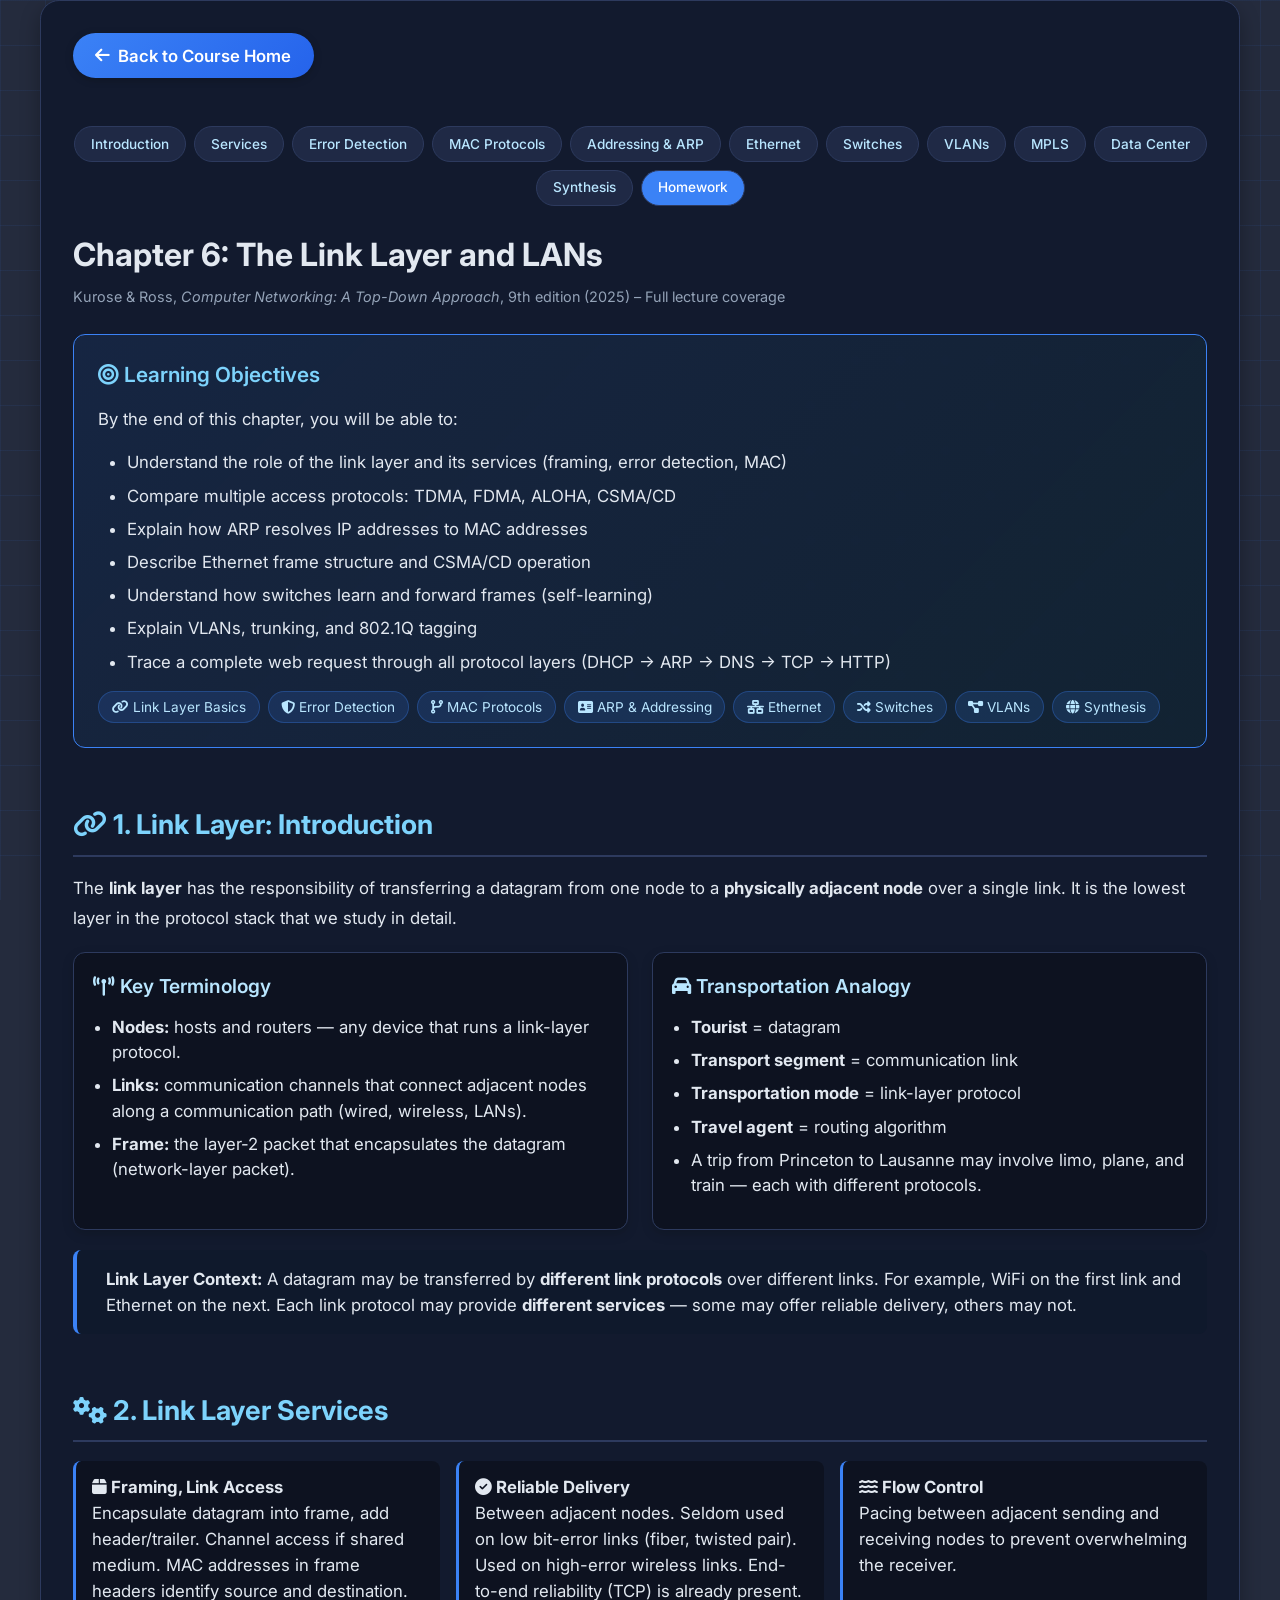
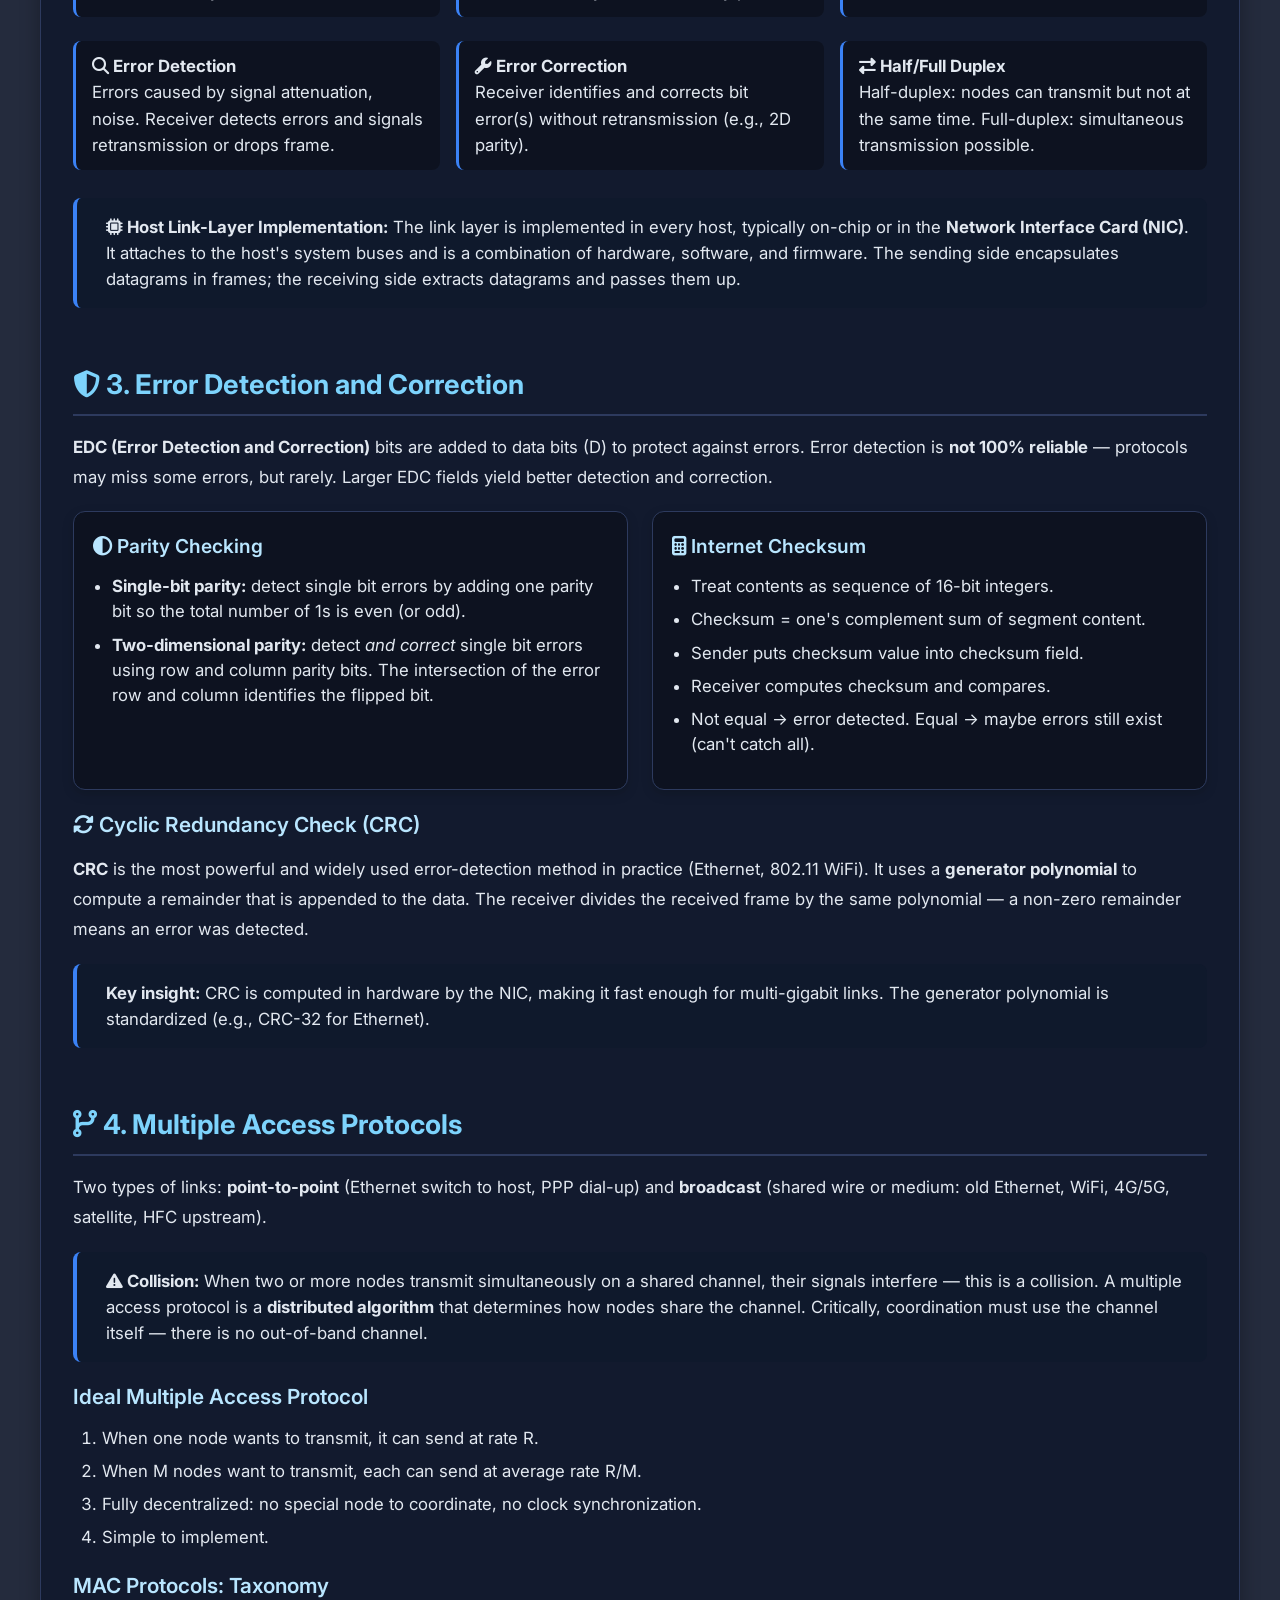
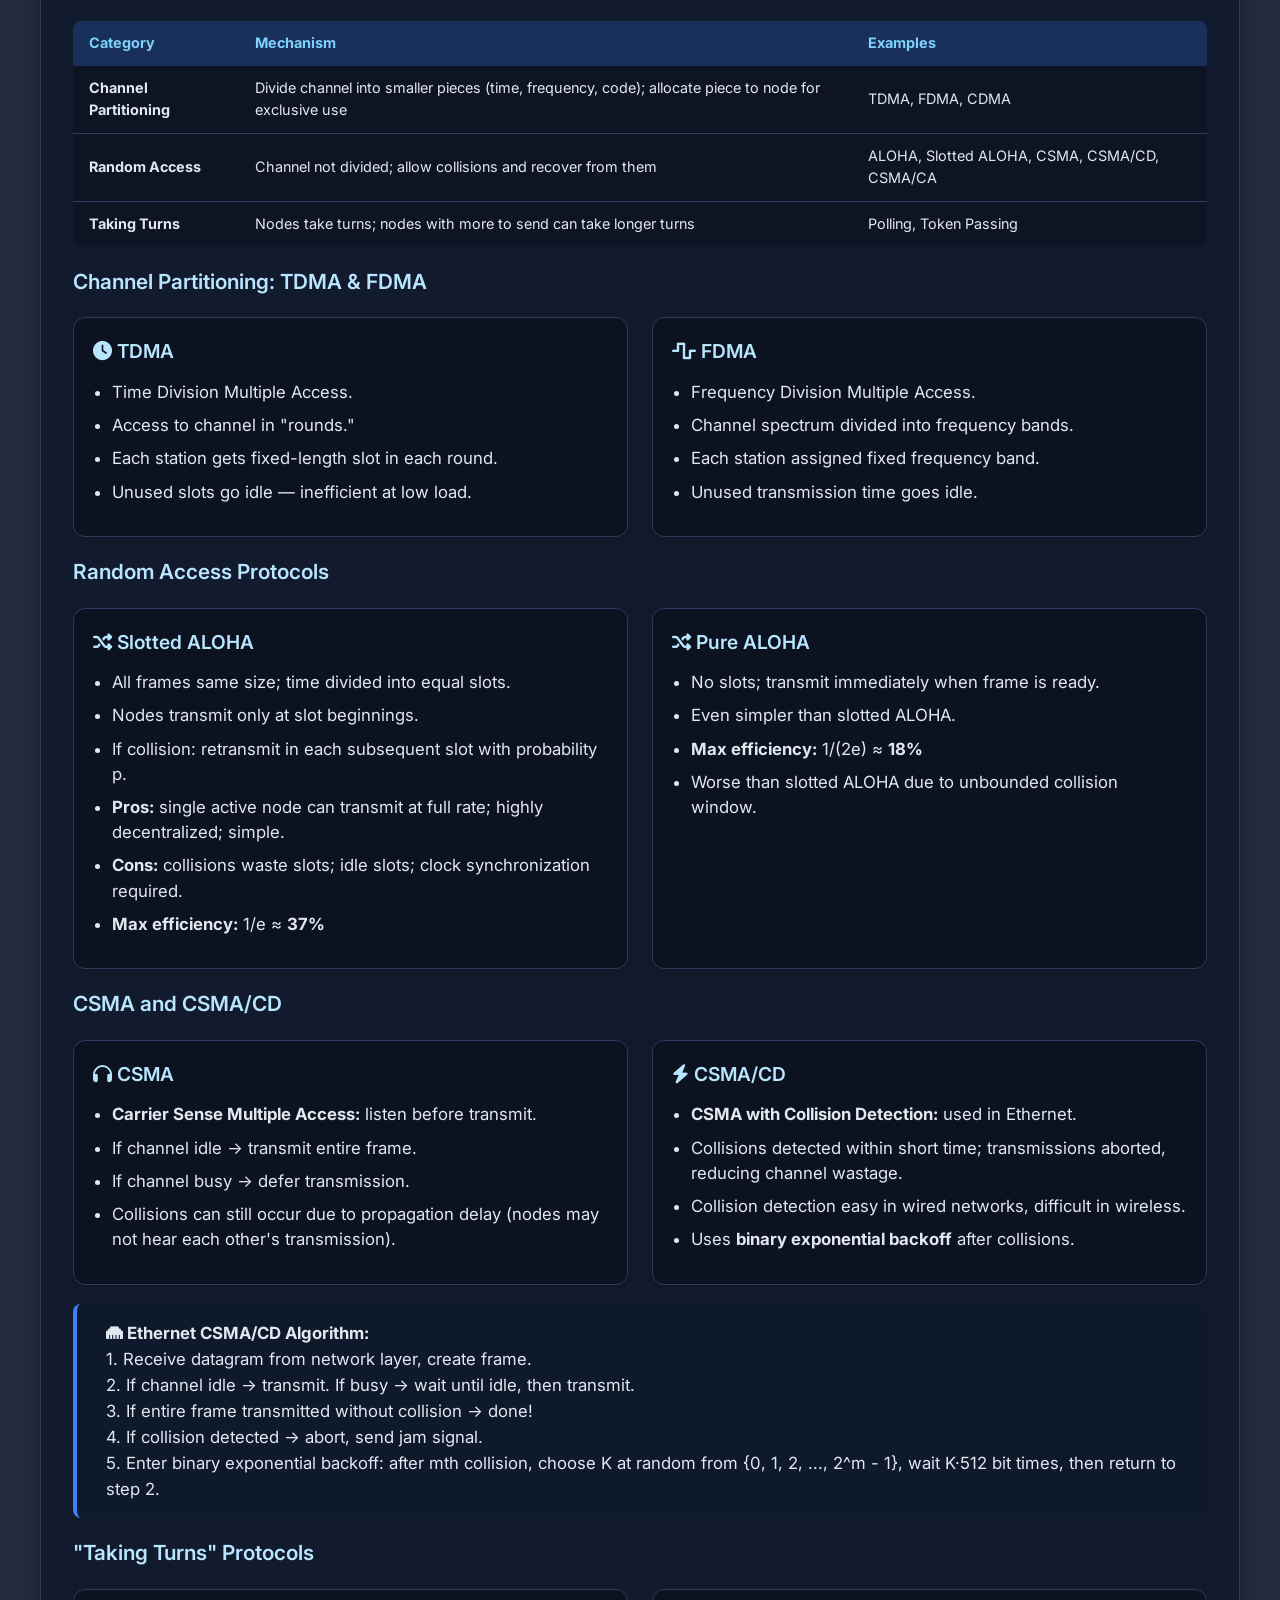
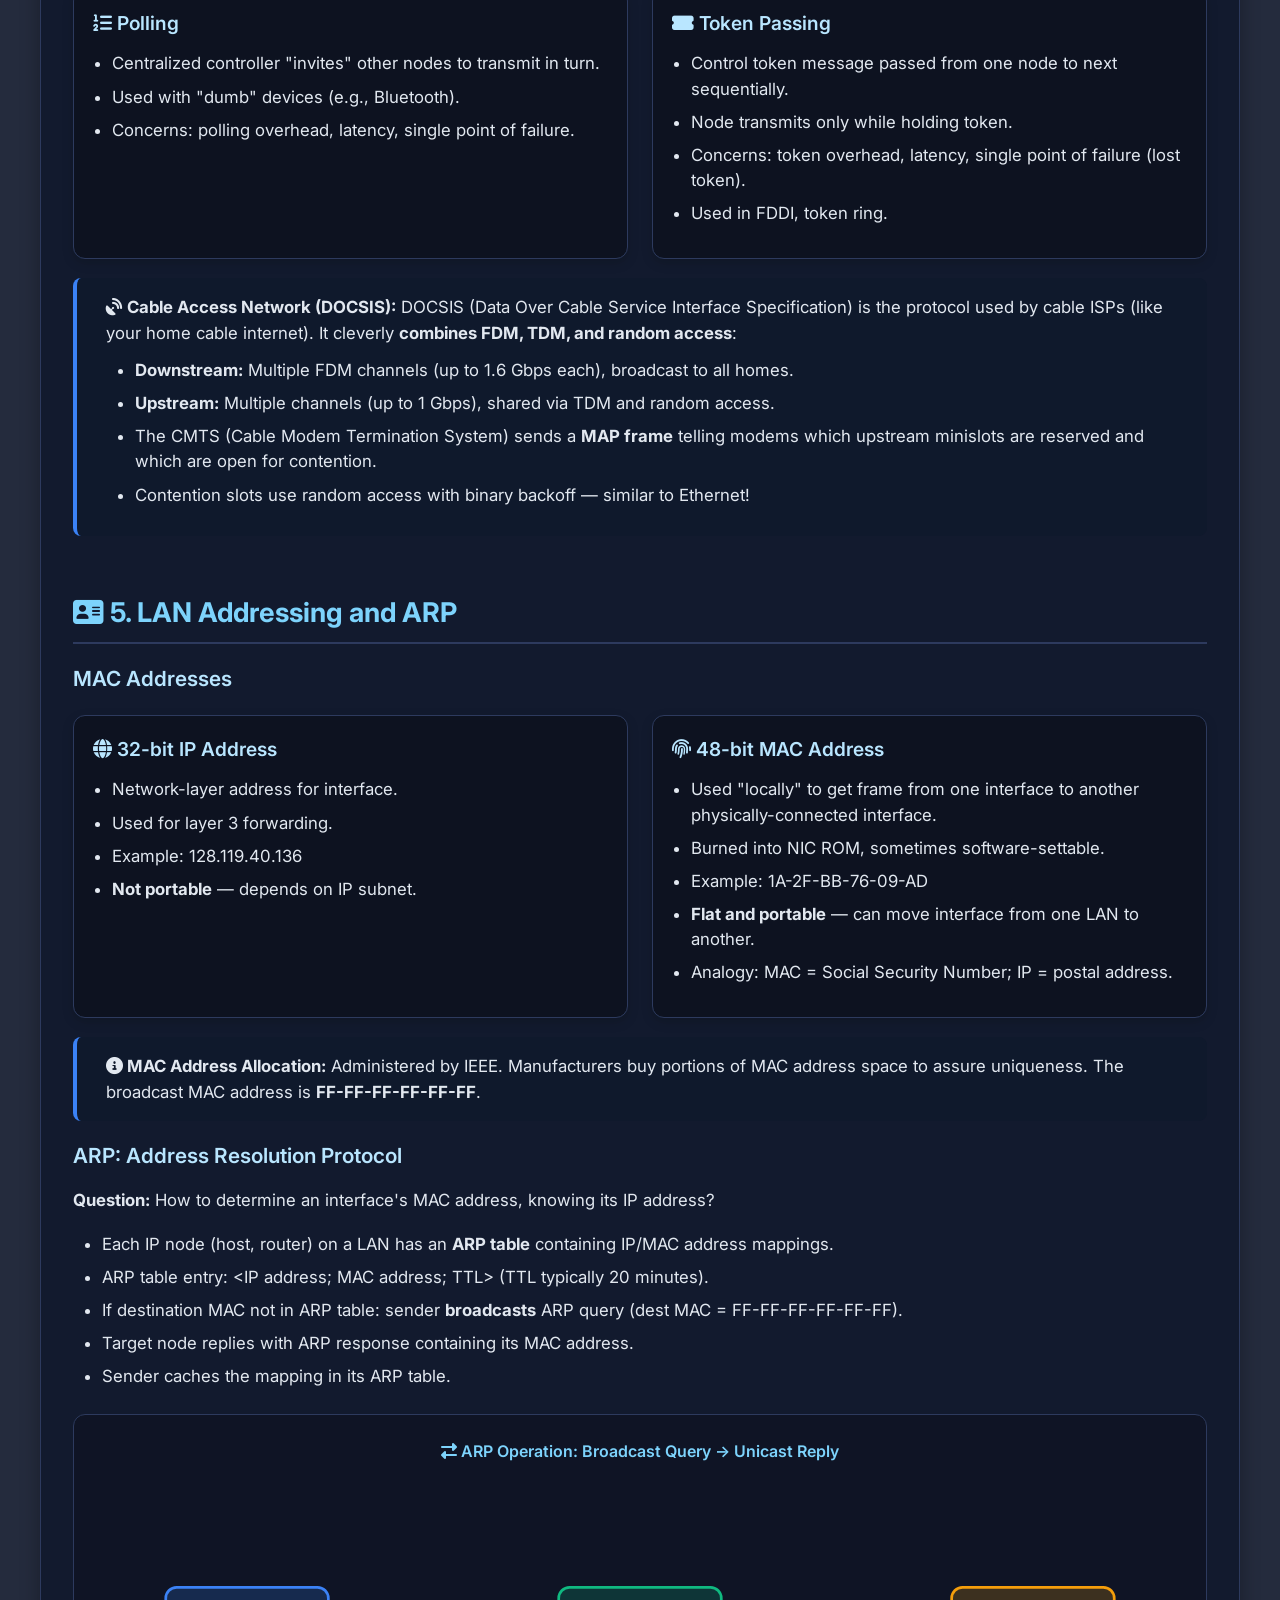
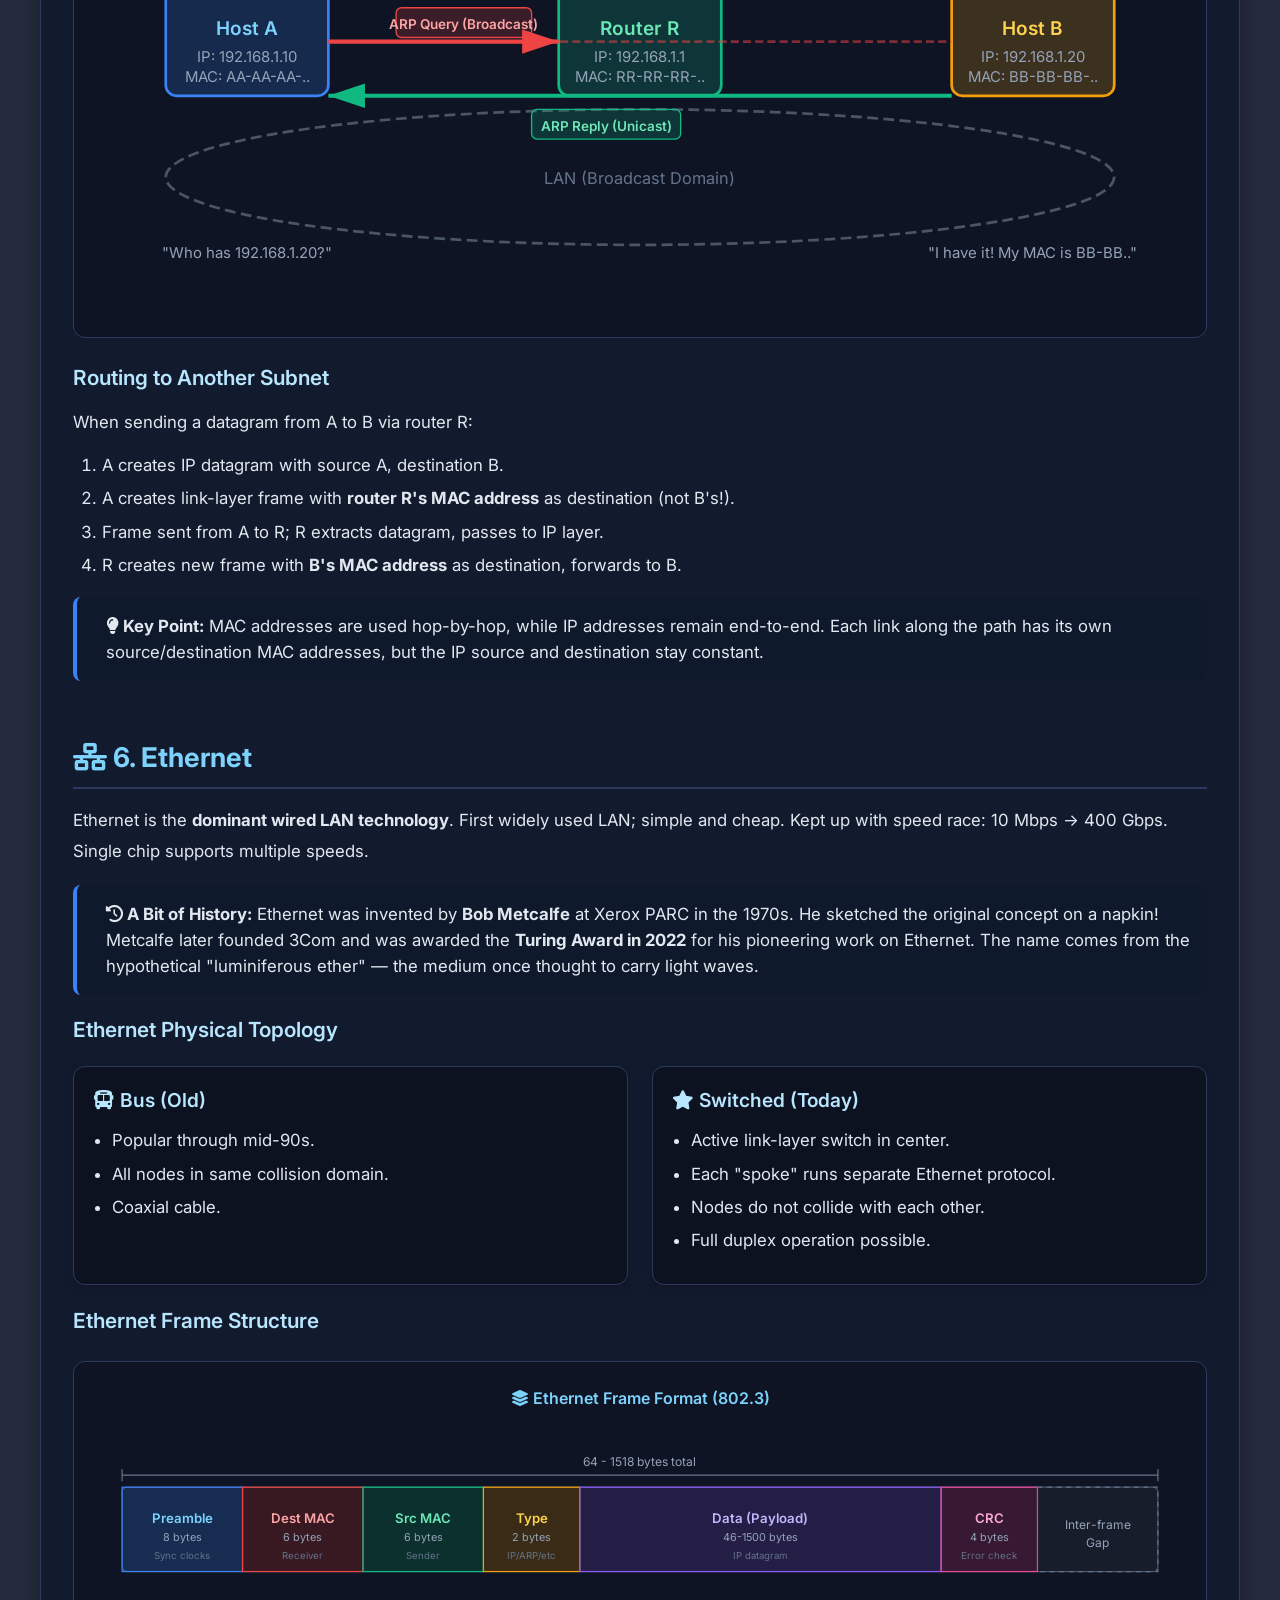
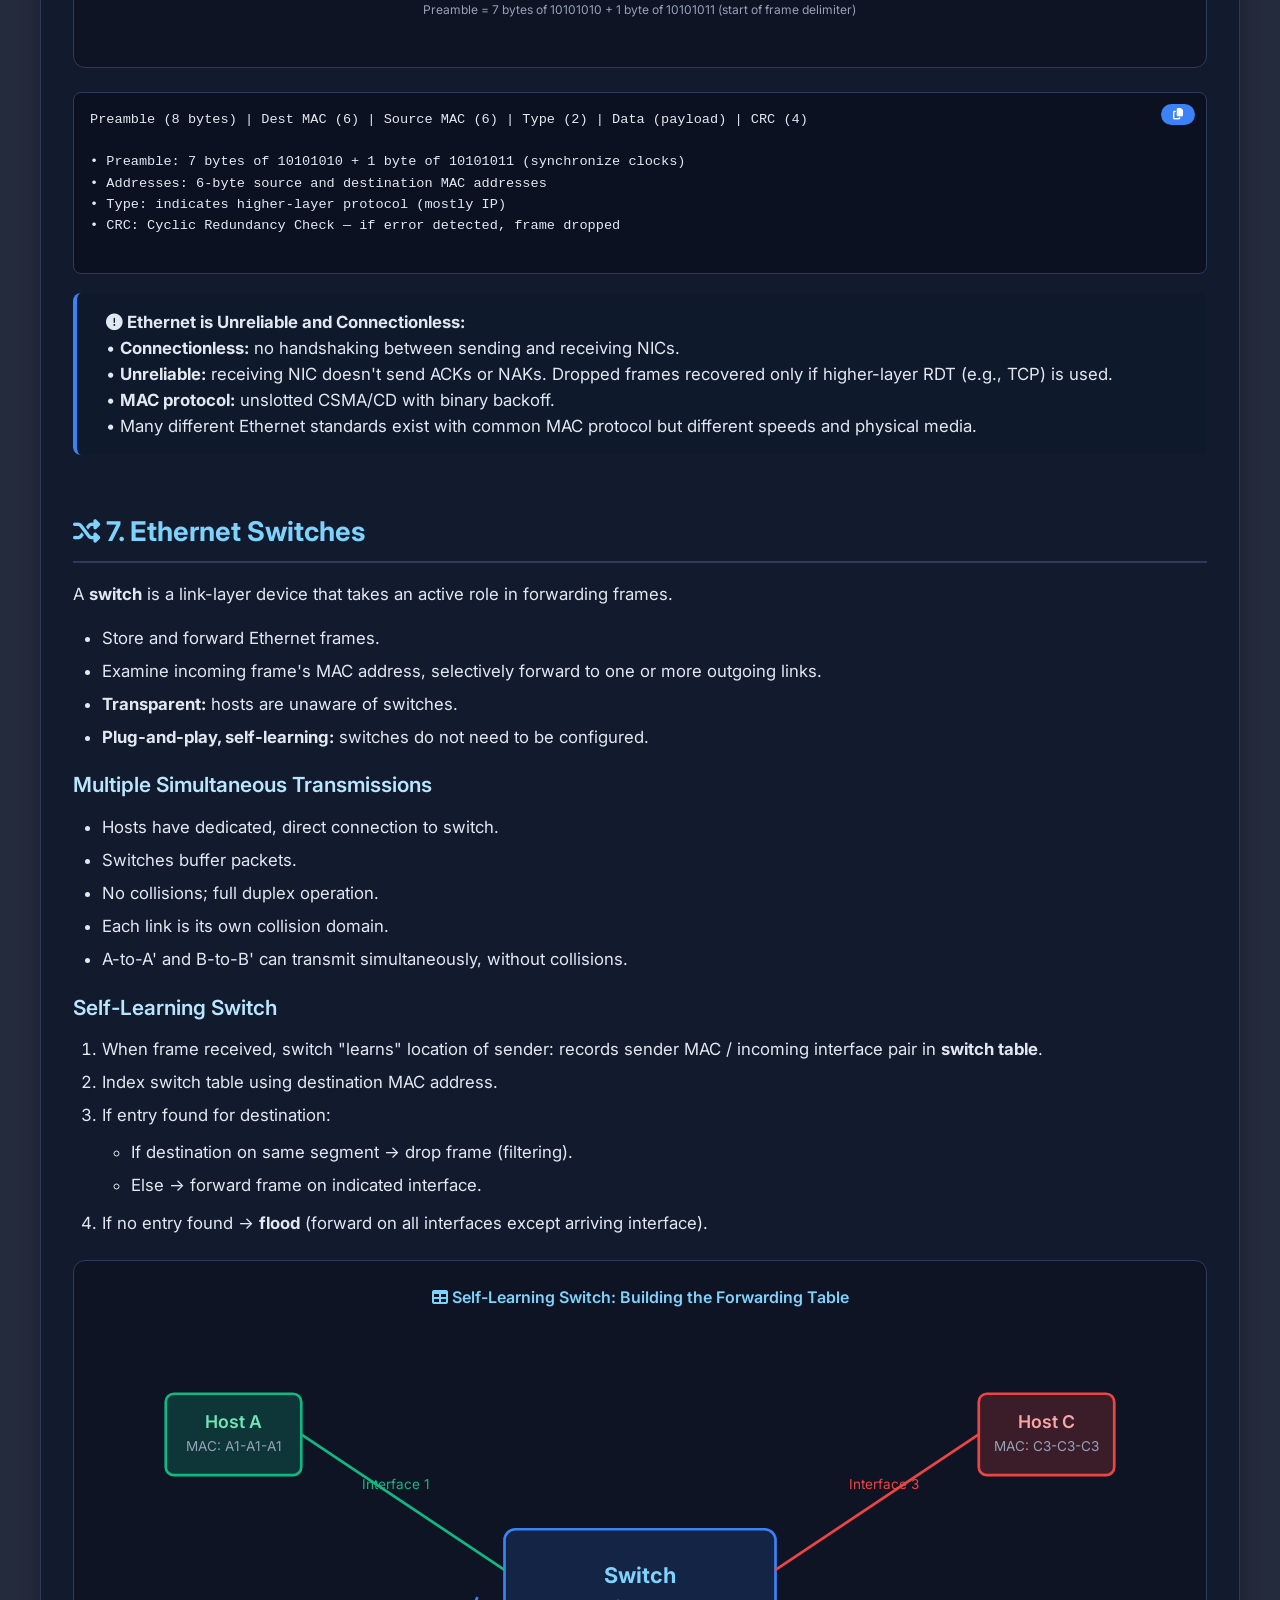
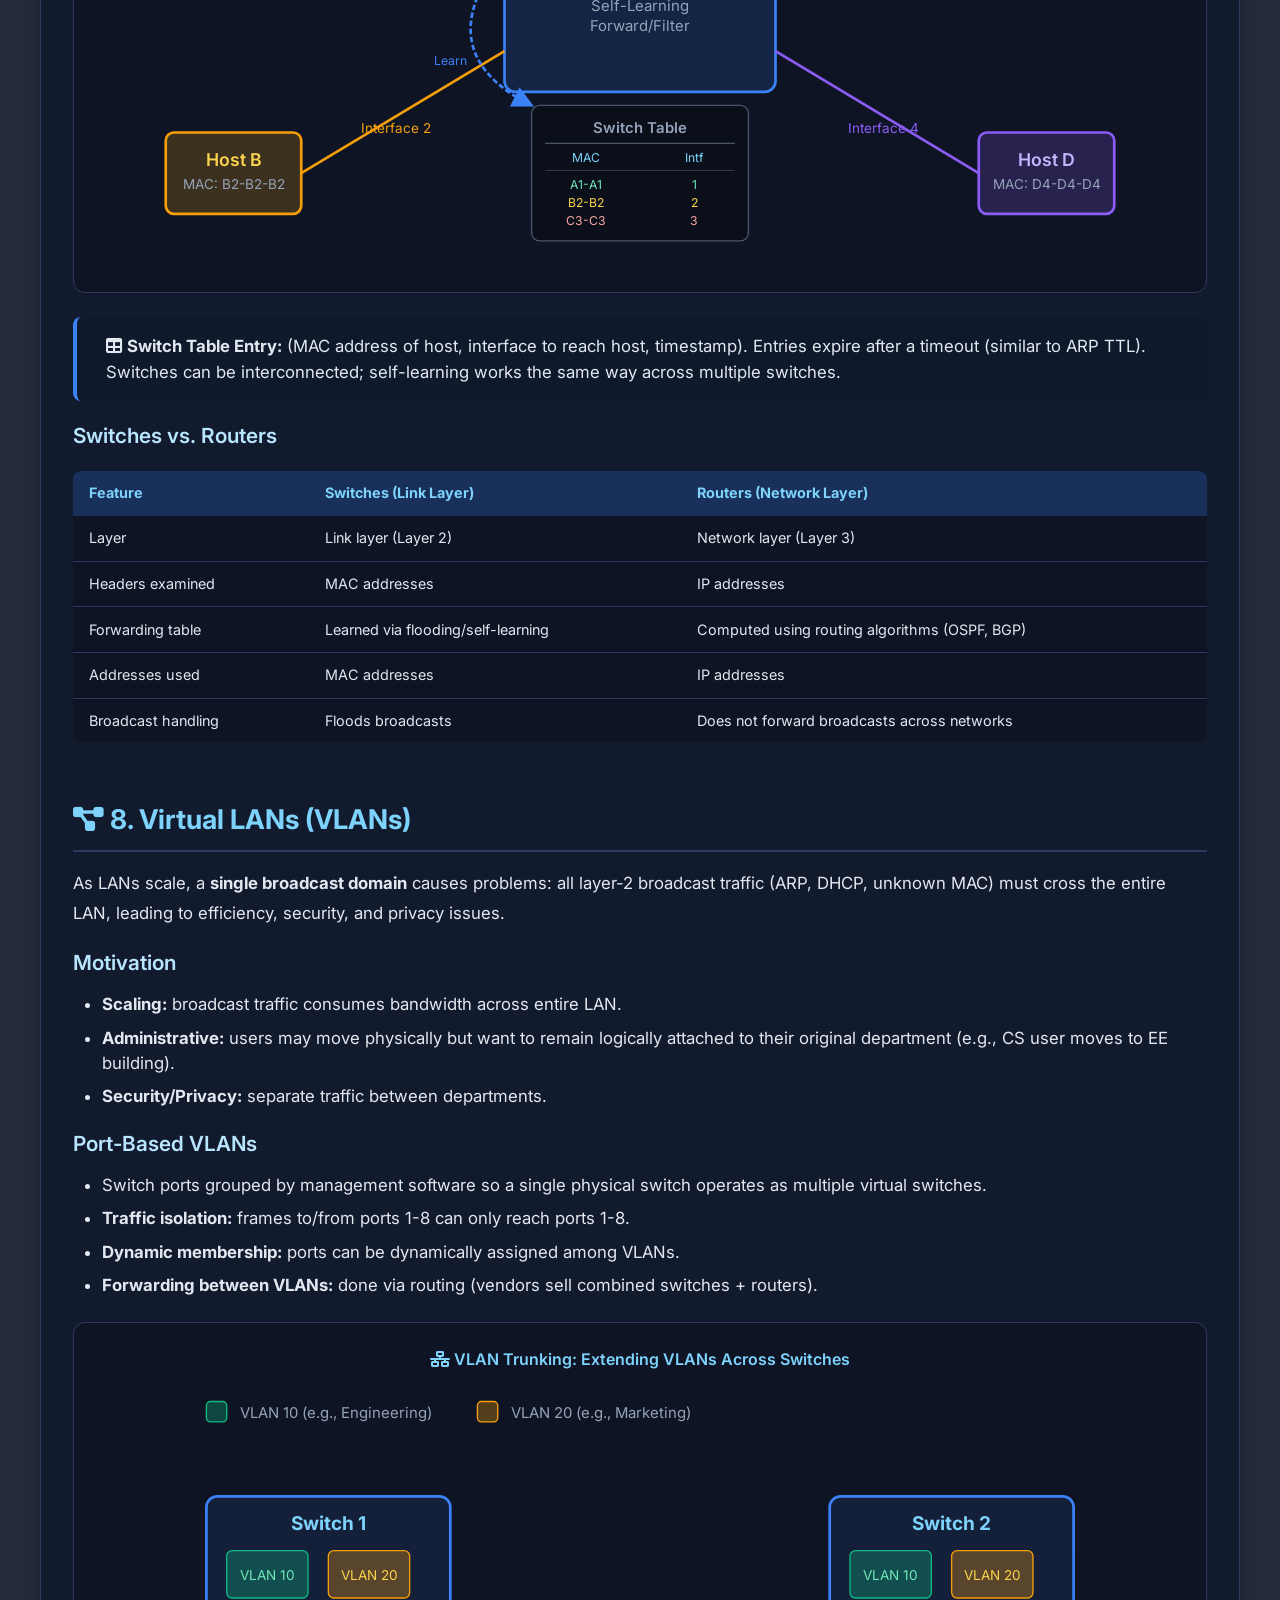
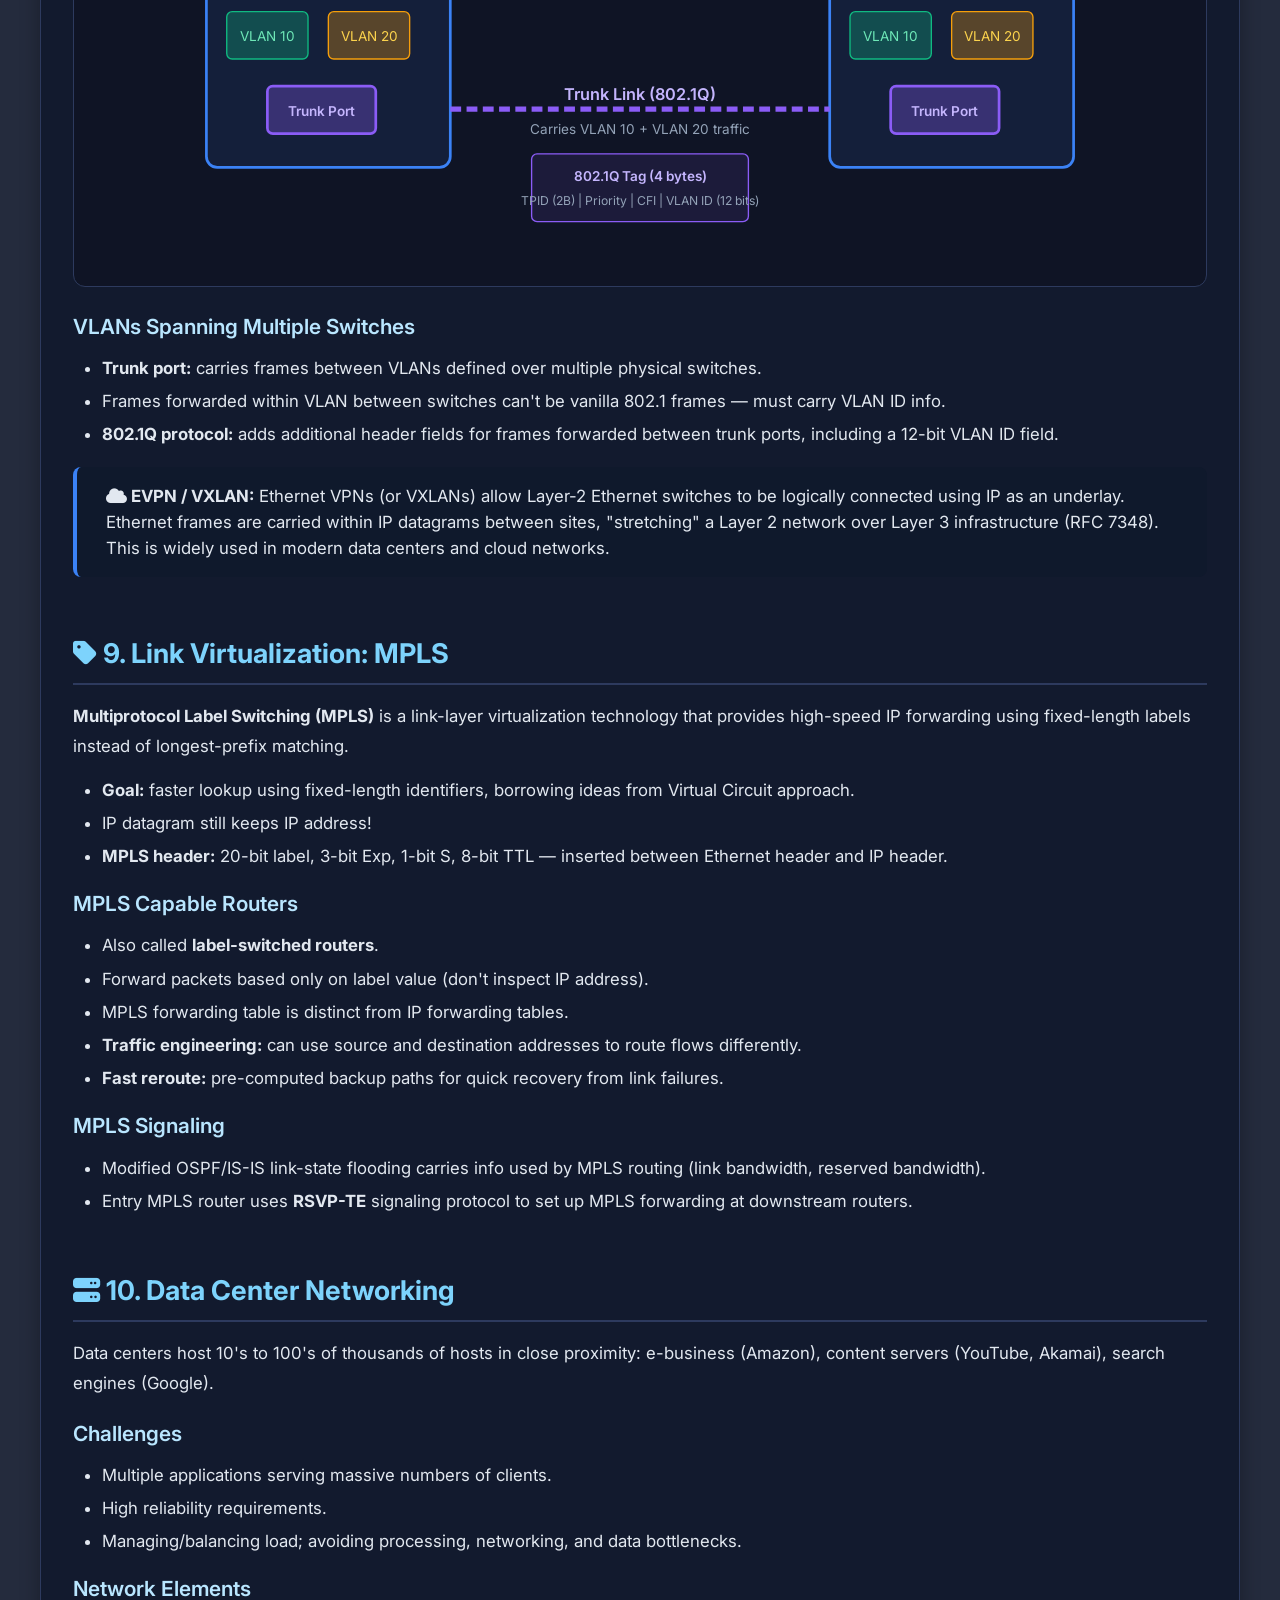
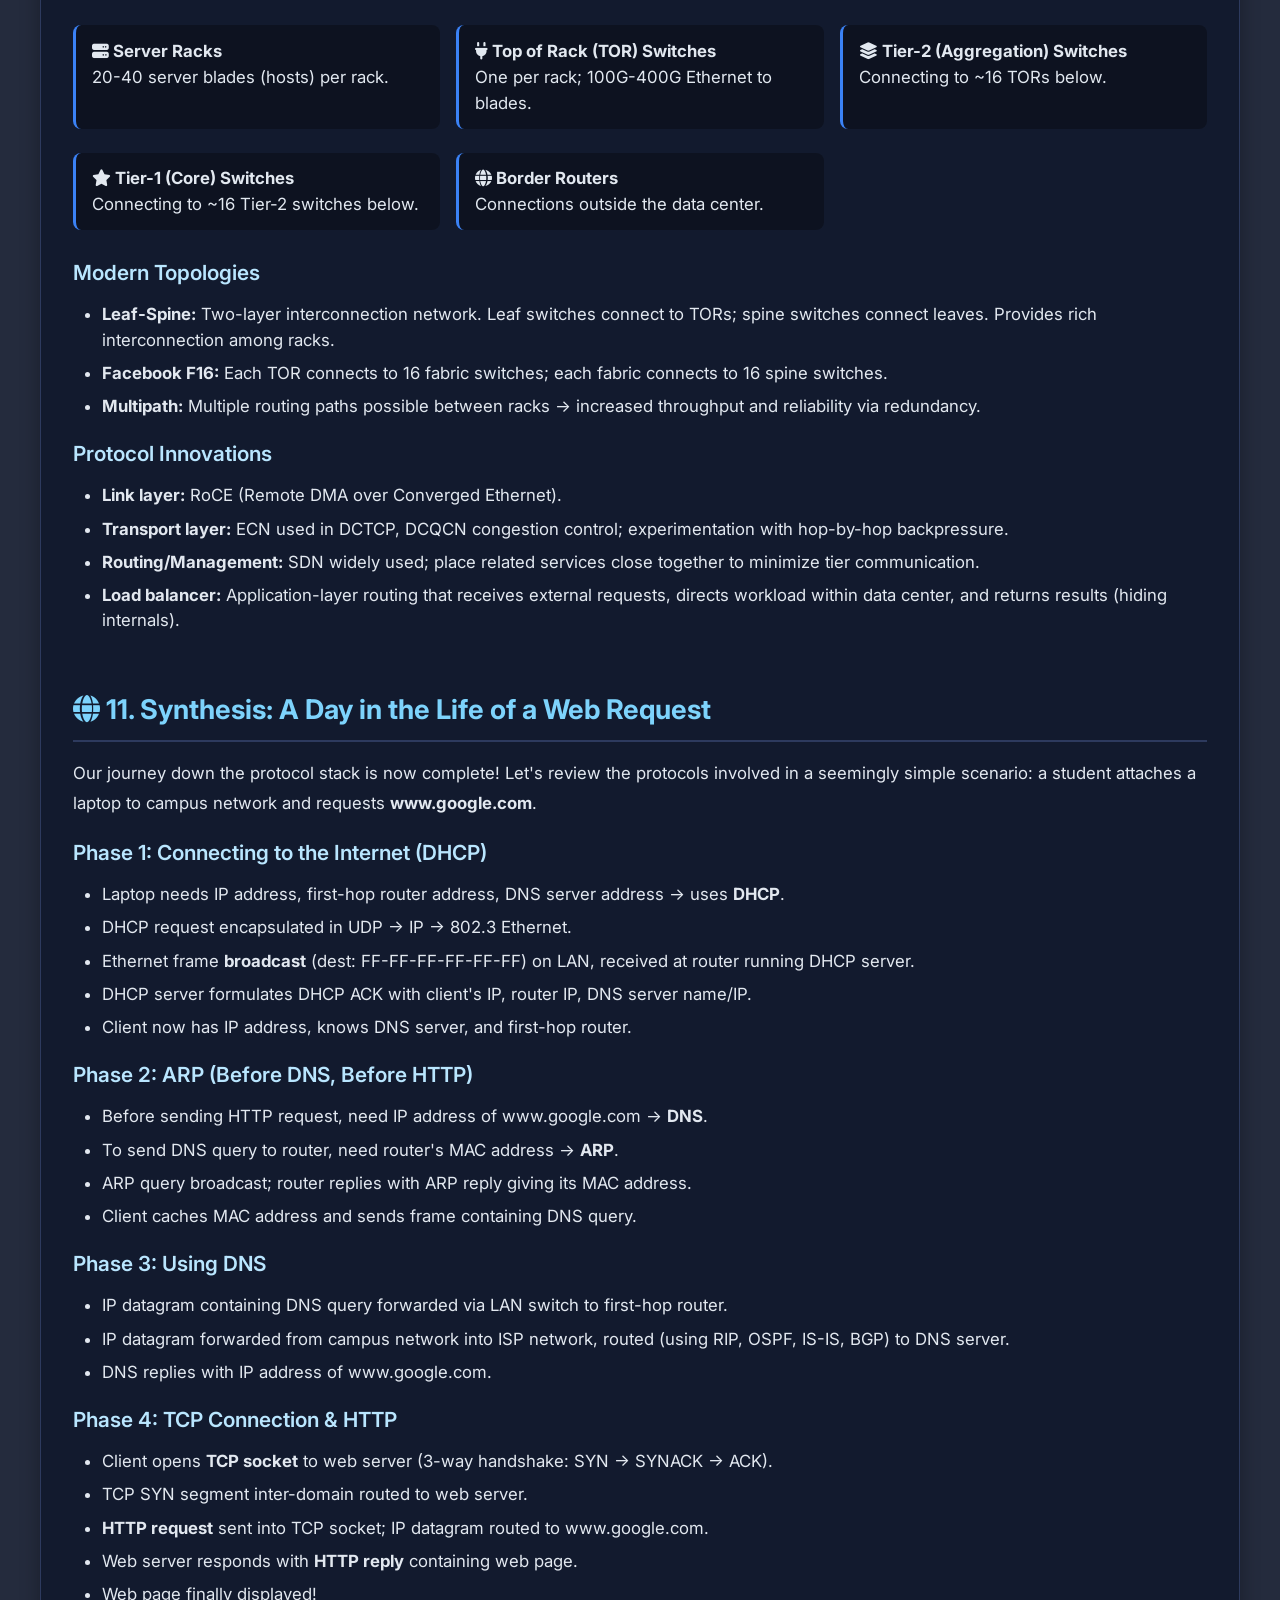
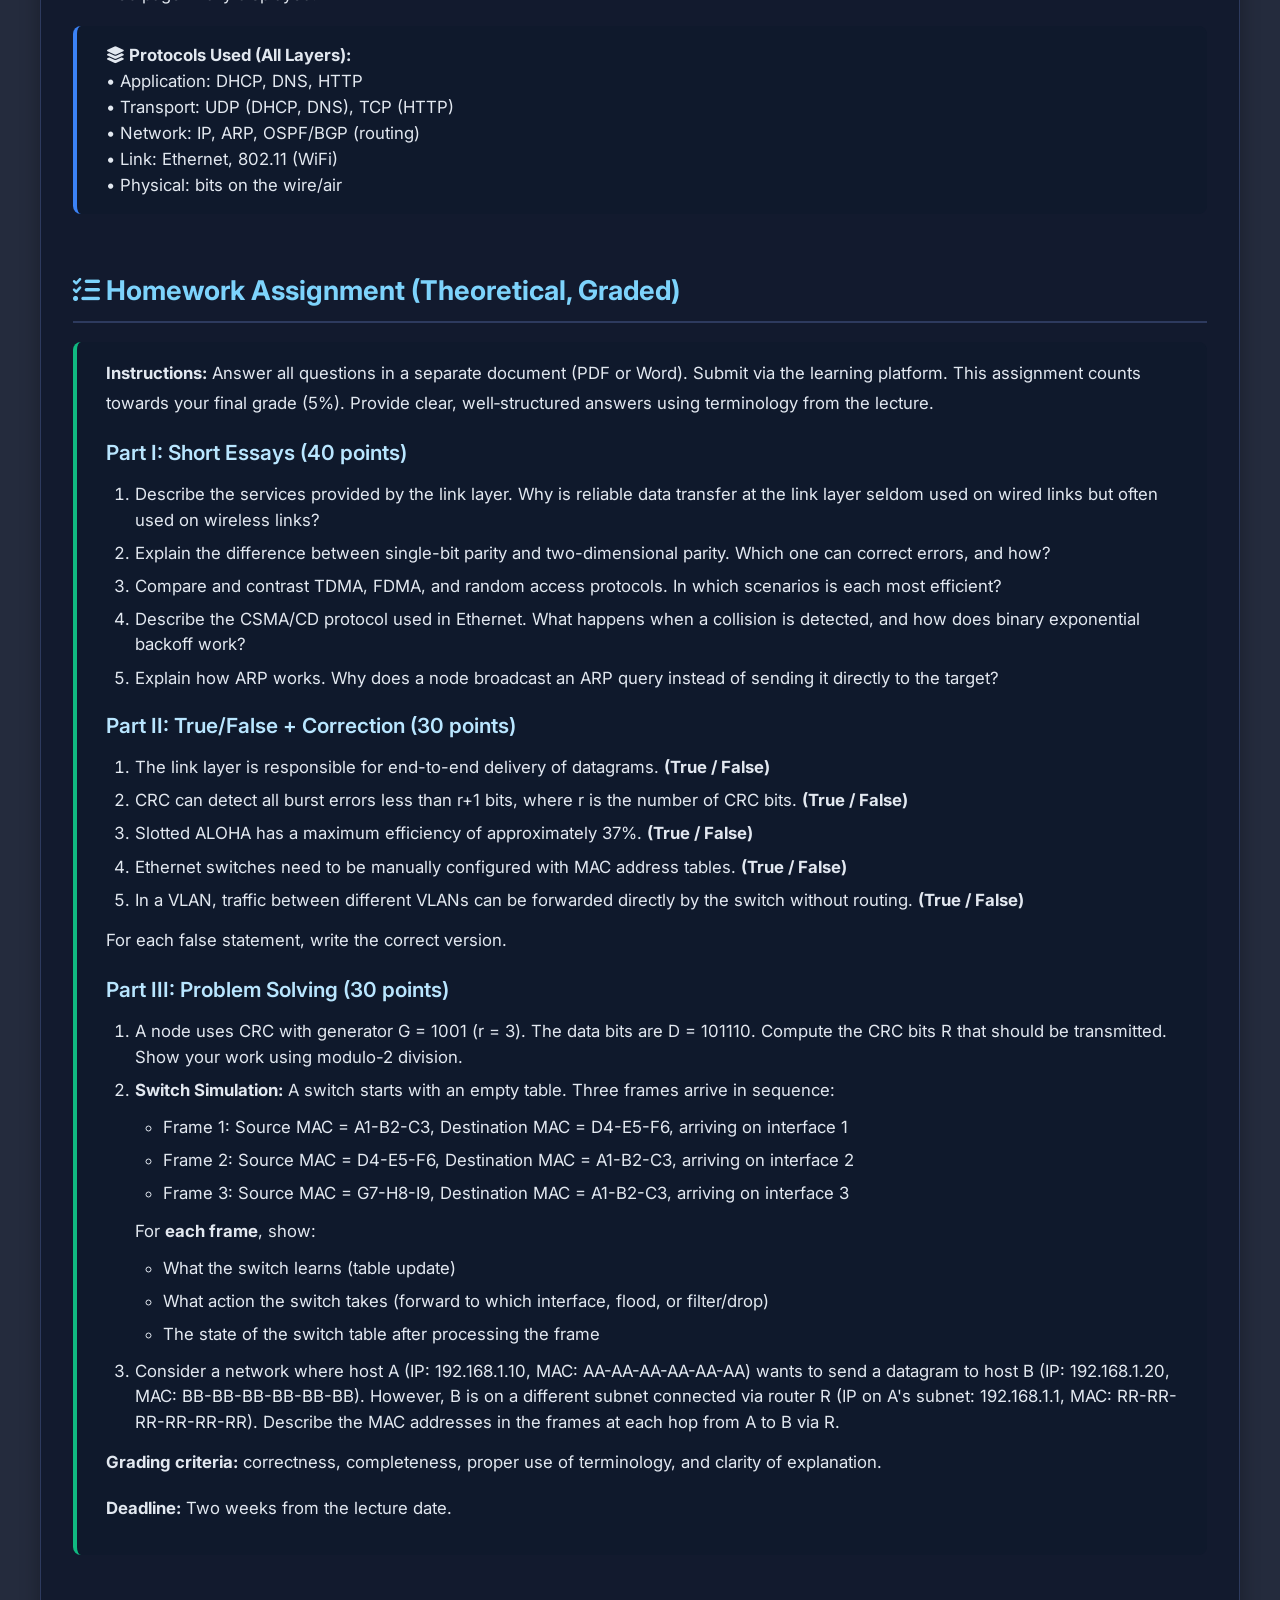
<file: lecture6.html>
<!doctype html>
<html lang="en">
  <head>
    <meta charset="UTF-8" />
    <meta
      name="viewport"
      content="width=device-width, initial-scale=1.0, user-scalable=yes"
    />
    <title>COMP-3315 | Chapter 6: The Link Layer and LANs – Full Lecture</title>
    <link
      href="https://fonts.googleapis.com/css2?family=Inter:opsz,wght@14..32,400;14..32,500;14..32,600;14..32,700;14..32,800&display=swap"
      rel="stylesheet"
      onerror="this.remove()"
    />
    <link
      rel="stylesheet"
      href="https://cdnjs.cloudflare.com/ajax/libs/font-awesome/6.4.0/css/all.min.css"
      onerror="this.remove()"
    />

    <link rel="stylesheet" href="styles.css" />
    <style>
      :root {
        --primary: #3b82f6;
        --primary-dark: #2563eb;
        --success: #10b981;
        --warning: #f59e0b;
        --danger: #ef4444;
        --border-light: #2d3a5e;
        --text-muted: #94a3b8;
        --bg-dark: rgba(18, 25, 45, 0.92);
        --bg-card: rgba(0, 0, 0, 0.3);
        --highlight-blue: #7dd3fc;
        --highlight-light: #b9e6ff;
      }

      /* Progress Bar */
      #progress-bar {
        position: fixed;
        top: 0;
        left: 0;
        height: 4px;
        background: linear-gradient(
          90deg,
          var(--primary),
          var(--highlight-blue)
        );
        width: 0%;
        z-index: 9999;
        transition: width 0.1s ease;
      }

      /* Back to Top Button */
      #back-to-top {
        position: fixed;
        bottom: 2rem;
        right: 2rem;
        width: 48px;
        height: 48px;
        border-radius: 50%;
        background: linear-gradient(
          135deg,
          var(--primary),
          var(--primary-dark)
        );
        color: white;
        border: none;
        cursor: pointer;
        display: flex;
        align-items: center;
        justify-content: center;
        font-size: 1.2rem;
        box-shadow: 0 4px 15px rgba(59, 130, 246, 0.4);
        opacity: 0;
        visibility: hidden;
        transition: all 0.3s ease;
        z-index: 9998;
      }

      #back-to-top.visible {
        opacity: 1;
        visibility: visible;
      }

      #back-to-top:hover {
        transform: translateY(-3px);
        box-shadow: 0 6px 20px rgba(59, 130, 246, 0.6);
      }

      .lecture-container-special {
        max-width: 1200px;
        margin: 0 auto;
        background: var(--bg-dark);
        backdrop-filter: blur(2px);
        border-radius: 1.2rem;
        padding: 2rem;
        border: 1px solid var(--border-light);
        box-shadow: 0 8px 20px rgba(0, 0, 0, 0.3);
      }

      .home-button {
        display: inline-flex;
        align-items: center;
        gap: 8px;
        background: linear-gradient(
          135deg,
          var(--primary),
          var(--primary-dark)
        );
        color: white;
        padding: 0.6rem 1.4rem;
        border-radius: 2rem;
        text-decoration: none;
        font-weight: 600;
        margin-bottom: 1.5rem;
        transition: 0.2s;
        box-shadow: 0 2px 8px rgba(0, 0, 0, 0.2);
      }

      .home-button:hover {
        background: linear-gradient(135deg, var(--primary-dark), #1e40af);
        transform: translateY(-2px);
        box-shadow: 0 6px 14px rgba(59, 130, 246, 0.3);
      }

      .lecture-container-special p {
        line-height: 1.8;
        margin-bottom: 1rem;
      }

      .lecture-container-special h1 {
        font-size: 2rem;
        font-weight: 700;
        color: #e2e8f0;
        margin-bottom: 0.3rem;
      }

      .lecture-container-special h2 {
        font-size: 1.7rem;
        font-weight: 700;
        margin: 2.5rem 0 1rem 0;
        color: var(--highlight-blue);
        border-bottom: 2px solid var(--border-light);
        padding-bottom: 0.5rem;
        padding-top: 1rem;
        scroll-margin-top: 80px;
      }

      .lecture-container-special h3 {
        font-size: 1.3rem;
        font-weight: 600;
        margin: 1.2rem 0 0.8rem 0;
        color: var(--highlight-light);
        scroll-margin-top: 80px;
      }

      .lecture-container-special h4 {
        font-size: 1.05rem;
        font-weight: 600;
        color: #cbd5e1;
        margin: 0.8rem 0 0.4rem 0;
      }

      /* Learning Objectives & Roadmap */
      .learning-objectives {
        background: linear-gradient(
          135deg,
          rgba(59, 130, 246, 0.1),
          rgba(16, 185, 129, 0.05)
        );
        border: 1px solid var(--primary);
        border-radius: 0.75rem;
        padding: 1.5rem;
        margin: 1.5rem 0;
      }

      .learning-objectives h3 {
        color: var(--highlight-blue);
        margin-top: 0;
      }

      .learning-objectives ul {
        margin-bottom: 0;
      }

      .chapter-roadmap {
        display: flex;
        flex-wrap: wrap;
        gap: 0.5rem;
        margin-top: 1rem;
      }

      .roadmap-item {
        background: rgba(59, 130, 246, 0.15);
        color: var(--highlight-light);
        padding: 0.3rem 0.8rem;
        border-radius: 1rem;
        font-size: 0.85rem;
        border: 1px solid rgba(59, 130, 246, 0.3);
      }

      /* Exam Tip */
      .exam-tip {
        background: rgba(245, 158, 11, 0.08);
        border-left: 4px solid #f59e0b;
        padding: 1rem 1rem 1rem 1.8rem;
        margin: 1.2rem 0;
        border-radius: 0.5rem;
        position: relative;
      }

      .exam-tip::before {
        content: "📝 EXAM TIP";
        display: block;
        font-weight: 700;
        color: #fbbf24;
        font-size: 0.85rem;
        margin-bottom: 0.5rem;
        letter-spacing: 0.05em;
      }

      .info-note {
        background: rgba(15, 25, 45, 0.7);
        padding: 1rem 1rem 1rem 1.8rem;
        border-left: 4px solid var(--primary);
        margin: 1.2rem 0;
        border-radius: 0.5rem;
      }

      .lab-box {
        background: rgba(16, 185, 129, 0.08);
        padding: 1.2rem 1.2rem 1.2rem 1.8rem;
        border-left: 4px solid var(--success);
        margin: 1.5rem 0;
        border-radius: 0.5rem;
      }

      .homework-box {
        background: rgba(15, 25, 45, 0.7);
        padding: 1rem 1rem 1rem 1.8rem;
        border-left: 4px solid var(--success);
        margin: 1.2rem 0;
        border-radius: 0.5rem;
      }

      .looking-ahead {
        background: linear-gradient(
          135deg,
          rgba(16, 185, 129, 0.1),
          rgba(59, 130, 246, 0.05)
        );
        border: 1px solid var(--success);
        border-radius: 0.75rem;
        padding: 1.5rem;
        margin: 2rem 0;
      }

      .looking-ahead h3 {
        color: #34d399;
        margin-top: 0;
      }

      .two-cols {
        display: flex;
        flex-wrap: wrap;
        gap: 1.5rem;
        margin: 1.2rem 0;
        align-items: stretch;
      }

      .col {
        flex: 1;
        min-width: 260px;
        background: var(--bg-card);
        padding: 1.2rem;
        border-radius: 0.75rem;
        border: 1px solid var(--border-light);
        box-shadow: 0 4px 12px rgba(0, 0, 0, 0.15);
      }

      .col h3 {
        margin-top: 0;
        margin-bottom: 0.8rem;
        font-size: 1.2rem;
      }

      /* Code blocks with copy button */
      .code-block-wrapper {
        position: relative;
        margin: 1.2rem 0;
      }

      pre {
        background: #0b1120;
        color: #e2e8f0;
        padding: 1rem;
        border-radius: 0.5rem;
        font-family: "Courier New", monospace;
        font-size: 0.85rem;
        overflow-x: auto;
        margin: 0;
        border: 1px solid var(--border-light);
        white-space: pre-wrap;
        word-break: break-word;
      }

      .copy-btn {
        position: absolute;
        top: 0.5rem;
        right: 0.5rem;
        background: rgba(59, 130, 246, 0.2);
        color: var(--highlight-blue);
        border: 1px solid rgba(59, 130, 246, 0.3);
        padding: 0.3rem 0.7rem;
        border-radius: 0.3rem;
        font-size: 0.75rem;
        cursor: pointer;
        transition: all 0.2s;
        display: flex;
        align-items: center;
        gap: 0.3rem;
      }

      .copy-btn:hover {
        background: var(--primary);
        color: white;
      }

      .copy-btn.copied {
        background: var(--success);
        color: white;
        border-color: var(--success);
      }

      /* Quick Nav */
      .quick-nav {
        display: flex;
        flex-wrap: wrap;
        gap: 8px;
        margin-bottom: 1.5rem;
      }

      .quick-nav a {
        background: rgba(45, 58, 94, 0.5);
        color: var(--highlight-light);
        padding: 0.4rem 1rem;
        border-radius: 2rem;
        text-decoration: none;
        font-size: 0.85rem;
        font-weight: 500;
        transition: 0.2s;
      }

      .quick-nav a:hover,
      .quick-nav a.active {
        background: var(--primary);
        color: #fff;
      }

      .comparison-table {
        width: 100%;
        border-collapse: collapse;
        background: rgba(0, 0, 0, 0.2);
        border-radius: 0.5rem;
        overflow: hidden;
        margin: 1.2rem 0;
        font-size: 0.9rem;
      }

      .comparison-table th {
        background: rgba(59, 130, 246, 0.25);
        color: var(--highlight-blue);
        font-weight: 700;
        padding: 0.7rem 1rem;
        text-align: left;
      }

      .comparison-table td {
        padding: 0.7rem 1rem;
        border-bottom: 1px solid var(--border-light);
        color: #e2e8f0;
      }

      .comparison-table tr:last-child td {
        border-bottom: none;
      }

      .keyword {
        background: rgba(59, 130, 246, 0.2);
        color: var(--highlight-blue);
        padding: 0.1rem 0.3rem;
        border-radius: 0.2rem;
        font-weight: 600;
      }

      .access-grid {
        display: grid;
        grid-template-columns: repeat(3, 1fr);
        gap: 1rem;
        margin: 1.2rem 0;
      }

      @media (max-width: 900px) {
        .access-grid {
          grid-template-columns: repeat(2, 1fr);
        }
      }

      @media (max-width: 600px) {
        .access-grid {
          grid-template-columns: 1fr;
        }
      }

      .access-card {
        background: rgba(0, 0, 0, 0.3);
        padding: 0.8rem 1rem;
        border-radius: 0.5rem;
        border-left: 3px solid var(--primary);
        transition:
          background 0.2s,
          transform 0.2s;
      }

      .access-card:hover {
        background: rgba(59, 130, 246, 0.08);
        transform: translateY(-2px);
      }

      code {
        background: rgba(59, 130, 246, 0.15);
        color: #7dd3fc;
        padding: 0.15rem 0.4rem;
        border-radius: 0.25rem;
        font-family: "Courier New", monospace;
        font-size: 0.9em;
      }

      ul,
      ol {
        line-height: 1.7;
        padding-left: 1.5rem;
      }

      li {
        margin-bottom: 0.3rem;
      }

      /* SVG Diagrams */
      .svg-diagram {
        background: rgba(0, 0, 0, 0.2);
        border-radius: 0.75rem;
        padding: 1.5rem;
        margin: 1.5rem 0;
        border: 1px solid var(--border-light);
        overflow-x: auto;
      }

      .svg-diagram svg {
        max-width: 100%;
        height: auto;
        display: block;
        margin: 0 auto;
      }

      .svg-title {
        text-align: center;
        color: var(--highlight-blue);
        font-weight: 600;
        margin-bottom: 1rem;
        font-size: 1rem;
      }

      /* Timeline styles */
      .timeline-container {
        position: relative;
        padding: 1rem 0;
      }

      .timeline-step {
        display: flex;
        align-items: center;
        gap: 1rem;
        margin: 0.8rem 0;
        padding: 0.8rem;
        background: rgba(0, 0, 0, 0.2);
        border-radius: 0.5rem;
        border-left: 3px solid var(--primary);
      }

      .timeline-step .step-num {
        background: var(--primary);
        color: white;
        width: 28px;
        height: 28px;
        border-radius: 50%;
        display: flex;
        align-items: center;
        justify-content: center;
        font-weight: 700;
        font-size: 0.8rem;
        flex-shrink: 0;
      }

      /* Footer tools */
      .footer-tools {
        display: flex;
        flex-wrap: wrap;
        justify-content: center;
        gap: 1rem;
        margin-top: 1rem;
      }

      .footer-tools a {
        color: var(--highlight-blue);
        text-decoration: none;
        display: flex;
        align-items: center;
        gap: 0.3rem;
        font-size: 0.85rem;
        transition: color 0.2s;
      }

      .footer-tools a:hover {
        color: white;
      }

      /* Print styles */
      @media print {
        body {
          background: white !important;
          color: black !important;
        }

        .lecture-container-special {
          background: white !important;
          color: black !important;
          border: 1px solid #ccc;
          box-shadow: none;
        }

        #progress-bar,
        #back-to-top,
        .copy-btn,
        .home-button,
        .quick-nav {
          display: none !important;
        }

        .lecture-container-special h2,
        .lecture-container-special h3,
        .lecture-container-special h4 {
          color: #1a1a1a !important;
        }

        .info-note,
        .exam-tip,
        .lab-box,
        .homework-box,
        .learning-objectives,
        .looking-ahead {
          background: #f5f5f5 !important;
          border-color: #999 !important;
          color: black !important;
        }

        .col,
        .access-card {
          background: #f9f9f9 !important;
          border-color: #ccc !important;
        }

        pre {
          background: #f5f5f5 !important;
          color: #333 !important;
          border-color: #ccc !important;
        }

        .comparison-table th {
          background: #e0e0e0 !important;
          color: #333 !important;
        }

        .comparison-table td {
          color: #333 !important;
          border-color: #ccc !important;
        }

        .svg-diagram {
          background: #f9f9f9 !important;
          border-color: #ccc !important;
        }
      }

      @media (max-width: 700px) {
        .lecture-container-special {
          padding: 1rem;
        }

        .col {
          padding: 1rem;
          min-width: 100%;
        }

        .comparison-table {
          font-size: 0.75rem;
        }

        .comparison-table th,
        .comparison-table td {
          padding: 0.4rem 0.5rem;
        }

        #back-to-top {
          bottom: 1rem;
          right: 1rem;
          width: 40px;
          height: 40px;
        }
      }
    </style>
  </head>

  <body>
    <div id="progress-bar"></div>
    <button id="back-to-top" aria-label="Back to top">
      <i class="fas fa-arrow-up"></i>
    </button>

    <div class="bg-grid"></div>
    <div class="lecture-container-special">
      <a href="index.html" class="home-button"
        ><i class="fas fa-arrow-left"></i> Back to Course Home</a
      >

      <div class="quick-nav">
        <a href="#intro">Introduction</a>
        <a href="#services">Services</a>
        <a href="#error">Error Detection</a>
        <a href="#mac">MAC Protocols</a>
        <a href="#addressing">Addressing & ARP</a>
        <a href="#ethernet">Ethernet</a>
        <a href="#switches">Switches</a>
        <a href="#vlans">VLANs</a>
        <a href="#mpls">MPLS</a>
        <a href="#datacenter">Data Center</a>
        <a href="#synthesis">Synthesis</a>
        <a href="#homework">Homework</a>
      </div>

      <h1>Chapter 6: The Link Layer and LANs</h1>
      <p style="font-size: 0.9rem; color: var(--text-muted)">
        Kurose & Ross, <em>Computer Networking: A Top-Down Approach</em>, 9th
        edition (2025) – Full lecture coverage
      </p>

      <!-- Learning Objectives & Roadmap -->
      <div class="learning-objectives">
        <h3><i class="fas fa-bullseye"></i> Learning Objectives</h3>
        <p>By the end of this chapter, you will be able to:</p>
        <ul>
          <li>
            Understand the role of the link layer and its services (framing,
            error detection, MAC)
          </li>
          <li>Compare multiple access protocols: TDMA, FDMA, ALOHA, CSMA/CD</li>
          <li>Explain how ARP resolves IP addresses to MAC addresses</li>
          <li>Describe Ethernet frame structure and CSMA/CD operation</li>
          <li>
            Understand how switches learn and forward frames (self-learning)
          </li>
          <li>Explain VLANs, trunking, and 802.1Q tagging</li>
          <li>
            Trace a complete web request through all protocol layers (DHCP → ARP
            → DNS → TCP → HTTP)
          </li>
        </ul>
        <div class="chapter-roadmap">
          <span class="roadmap-item"
            ><i class="fas fa-link"></i> Link Layer Basics</span
          >
          <span class="roadmap-item"
            ><i class="fas fa-shield-alt"></i> Error Detection</span
          >
          <span class="roadmap-item"
            ><i class="fas fa-code-branch"></i> MAC Protocols</span
          >
          <span class="roadmap-item"
            ><i class="fas fa-address-card"></i> ARP & Addressing</span
          >
          <span class="roadmap-item"
            ><i class="fas fa-network-wired"></i> Ethernet</span
          >
          <span class="roadmap-item"
            ><i class="fas fa-random"></i> Switches</span
          >
          <span class="roadmap-item"
            ><i class="fas fa-project-diagram"></i> VLANs</span
          >
          <span class="roadmap-item"
            ><i class="fas fa-globe"></i> Synthesis</span
          >
        </div>
      </div>

      <!-- Prerequisites -->

      <!-- ================= 1. INTRODUCTION ================= -->
      <h2 id="intro">
        <i class="fas fa-link"></i> 1. Link Layer: Introduction
      </h2>
      <p>
        The <strong>link layer</strong> has the responsibility of transferring a
        datagram from one node to a
        <strong>physically adjacent node</strong> over a single link. It is the
        lowest layer in the protocol stack that we study in detail.
      </p>

      <div class="two-cols">
        <div class="col">
          <h3><i class="fas fa-broadcast-tower"></i> Key Terminology</h3>
          <ul>
            <li>
              <strong>Nodes:</strong> hosts and routers — any device that runs a
              link-layer protocol.
            </li>
            <li>
              <strong>Links:</strong> communication channels that connect
              adjacent nodes along a communication path (wired, wireless, LANs).
            </li>
            <li>
              <strong>Frame:</strong> the layer-2 packet that encapsulates the
              datagram (network-layer packet).
            </li>
          </ul>
        </div>
        <div class="col">
          <h3><i class="fas fa-car"></i> Transportation Analogy</h3>
          <ul>
            <li><strong>Tourist</strong> = datagram</li>
            <li><strong>Transport segment</strong> = communication link</li>
            <li><strong>Transportation mode</strong> = link-layer protocol</li>
            <li><strong>Travel agent</strong> = routing algorithm</li>
            <li>
              A trip from Princeton to Lausanne may involve limo, plane, and
              train — each with different protocols.
            </li>
          </ul>
        </div>
      </div>

      <div class="info-note">
        <strong>Link Layer Context:</strong> A datagram may be transferred by
        <strong>different link protocols</strong> over different links. For
        example, WiFi on the first link and Ethernet on the next. Each link
        protocol may provide <strong>different services</strong> — some may
        offer reliable delivery, others may not.
      </div>

      <!-- ================= 2. LINK LAYER SERVICES ================= -->
      <h2 id="services"><i class="fas fa-cogs"></i> 2. Link Layer Services</h2>
      <div class="access-grid">
        <div class="access-card">
          <strong><i class="fas fa-box"></i> Framing, Link Access</strong><br />
          Encapsulate datagram into frame, add header/trailer. Channel access if
          shared medium. MAC addresses in frame headers identify source and
          destination.
        </div>
        <div class="access-card">
          <strong><i class="fas fa-check-circle"></i> Reliable Delivery</strong
          ><br />
          Between adjacent nodes. Seldom used on low bit-error links (fiber,
          twisted pair). Used on high-error wireless links. End-to-end
          reliability (TCP) is already present.
        </div>
        <div class="access-card">
          <strong><i class="fas fa-water"></i> Flow Control</strong><br />
          Pacing between adjacent sending and receiving nodes to prevent
          overwhelming the receiver.
        </div>
        <div class="access-card">
          <strong><i class="fas fa-search"></i> Error Detection</strong><br />
          Errors caused by signal attenuation, noise. Receiver detects errors
          and signals retransmission or drops frame.
        </div>
        <div class="access-card">
          <strong><i class="fas fa-wrench"></i> Error Correction</strong><br />
          Receiver identifies and corrects bit error(s) without retransmission
          (e.g., 2D parity).
        </div>
        <div class="access-card">
          <strong><i class="fas fa-exchange-alt"></i> Half/Full Duplex</strong
          ><br />
          Half-duplex: nodes can transmit but not at the same time. Full-duplex:
          simultaneous transmission possible.
        </div>
      </div>

      <div class="info-note">
        <strong
          ><i class="fas fa-microchip"></i> Host Link-Layer
          Implementation:</strong
        >
        The link layer is implemented in every host, typically on-chip or in the
        <strong>Network Interface Card (NIC)</strong>. It attaches to the host's
        system buses and is a combination of hardware, software, and firmware.
        The sending side encapsulates datagrams in frames; the receiving side
        extracts datagrams and passes them up.
      </div>

      <!-- ================= 3. ERROR DETECTION & CORRECTION ================= -->
      <h2 id="error">
        <i class="fas fa-shield-alt"></i> 3. Error Detection and Correction
      </h2>
      <p>
        <strong>EDC (Error Detection and Correction)</strong> bits are added to
        data bits (D) to protect against errors. Error detection is
        <strong>not 100% reliable</strong> — protocols may miss some errors, but
        rarely. Larger EDC fields yield better detection and correction.
      </p>

      <div class="two-cols">
        <div class="col">
          <h3><i class="fas fa-adjust"></i> Parity Checking</h3>
          <ul>
            <li>
              <strong>Single-bit parity:</strong> detect single bit errors by
              adding one parity bit so the total number of 1s is even (or odd).
            </li>
            <li>
              <strong>Two-dimensional parity:</strong> detect
              <em>and correct</em> single bit errors using row and column parity
              bits. The intersection of the error row and column identifies the
              flipped bit.
            </li>
          </ul>
        </div>
        <div class="col">
          <h3><i class="fas fa-calculator"></i> Internet Checksum</h3>
          <ul>
            <li>Treat contents as sequence of 16-bit integers.</li>
            <li>Checksum = one's complement sum of segment content.</li>
            <li>Sender puts checksum value into checksum field.</li>
            <li>Receiver computes checksum and compares.</li>
            <li>
              Not equal → error detected. Equal → maybe errors still exist
              (can't catch all).
            </li>
          </ul>
        </div>
      </div>

      <h3><i class="fas fa-sync-alt"></i> Cyclic Redundancy Check (CRC)</h3>
      <p>
        <strong>CRC</strong> is the most powerful and widely used
        error-detection method in practice (Ethernet, 802.11 WiFi). It uses a
        <strong>generator polynomial</strong> to compute a remainder that is
        appended to the data. The receiver divides the received frame by the
        same polynomial — a non-zero remainder means an error was detected.
      </p>

      <div class="info-note">
        <strong>Key insight:</strong> CRC is computed in hardware by the NIC,
        making it fast enough for multi-gigabit links. The generator polynomial
        is standardized (e.g., CRC-32 for Ethernet).
      </div>

      <!-- ================= 4. MULTIPLE ACCESS PROTOCOLS ================= -->
      <h2 id="mac">
        <i class="fas fa-code-branch"></i> 4. Multiple Access Protocols
      </h2>
      <p>
        Two types of links: <strong>point-to-point</strong> (Ethernet switch to
        host, PPP dial-up) and <strong>broadcast</strong> (shared wire or
        medium: old Ethernet, WiFi, 4G/5G, satellite, HFC upstream).
      </p>

      <div class="info-note">
        <strong><i class="fas fa-exclamation-triangle"></i> Collision:</strong>
        When two or more nodes transmit simultaneously on a shared channel,
        their signals interfere — this is a collision. A multiple access
        protocol is a <strong>distributed algorithm</strong> that determines how
        nodes share the channel. Critically, coordination must use the channel
        itself — there is no out-of-band channel.
      </div>

      <h3>Ideal Multiple Access Protocol</h3>
      <ol>
        <li>When one node wants to transmit, it can send at rate R.</li>
        <li>
          When M nodes want to transmit, each can send at average rate R/M.
        </li>
        <li>
          Fully decentralized: no special node to coordinate, no clock
          synchronization.
        </li>
        <li>Simple to implement.</li>
      </ol>

      <h3>MAC Protocols: Taxonomy</h3>
      <table class="comparison-table">
        <thead>
          <tr>
            <th>Category</th>
            <th>Mechanism</th>
            <th>Examples</th>
          </tr>
        </thead>
        <tbody>
          <tr>
            <td><strong>Channel Partitioning</strong></td>
            <td>
              Divide channel into smaller pieces (time, frequency, code);
              allocate piece to node for exclusive use
            </td>
            <td>TDMA, FDMA, CDMA</td>
          </tr>
          <tr>
            <td><strong>Random Access</strong></td>
            <td>Channel not divided; allow collisions and recover from them</td>
            <td>ALOHA, Slotted ALOHA, CSMA, CSMA/CD, CSMA/CA</td>
          </tr>
          <tr>
            <td><strong>Taking Turns</strong></td>
            <td>
              Nodes take turns; nodes with more to send can take longer turns
            </td>
            <td>Polling, Token Passing</td>
          </tr>
        </tbody>
      </table>

      <h3>Channel Partitioning: TDMA & FDMA</h3>
      <div class="two-cols">
        <div class="col">
          <h3><i class="fas fa-clock"></i> TDMA</h3>
          <ul>
            <li>Time Division Multiple Access.</li>
            <li>Access to channel in "rounds."</li>
            <li>Each station gets fixed-length slot in each round.</li>
            <li>Unused slots go idle — inefficient at low load.</li>
          </ul>
        </div>
        <div class="col">
          <h3><i class="fas fa-wave-square"></i> FDMA</h3>
          <ul>
            <li>Frequency Division Multiple Access.</li>
            <li>Channel spectrum divided into frequency bands.</li>
            <li>Each station assigned fixed frequency band.</li>
            <li>Unused transmission time goes idle.</li>
          </ul>
        </div>
      </div>

      <h3>Random Access Protocols</h3>
      <div class="two-cols">
        <div class="col">
          <h3><i class="fas fa-random"></i> Slotted ALOHA</h3>
          <ul>
            <li>All frames same size; time divided into equal slots.</li>
            <li>Nodes transmit only at slot beginnings.</li>
            <li>
              If collision: retransmit in each subsequent slot with probability
              p.
            </li>
            <li>
              <strong>Pros:</strong> single active node can transmit at full
              rate; highly decentralized; simple.
            </li>
            <li>
              <strong>Cons:</strong> collisions waste slots; idle slots; clock
              synchronization required.
            </li>
            <li><strong>Max efficiency:</strong> 1/e ≈ <strong>37%</strong></li>
          </ul>
        </div>
        <div class="col">
          <h3><i class="fas fa-random"></i> Pure ALOHA</h3>
          <ul>
            <li>No slots; transmit immediately when frame is ready.</li>
            <li>Even simpler than slotted ALOHA.</li>
            <li>
              <strong>Max efficiency:</strong> 1/(2e) ≈ <strong>18%</strong>
            </li>
            <li>Worse than slotted ALOHA due to unbounded collision window.</li>
          </ul>
        </div>
      </div>

      <h3>CSMA and CSMA/CD</h3>
      <div class="two-cols">
        <div class="col">
          <h3><i class="fas fa-headphones"></i> CSMA</h3>
          <ul>
            <li>
              <strong>Carrier Sense Multiple Access:</strong> listen before
              transmit.
            </li>
            <li>If channel idle → transmit entire frame.</li>
            <li>If channel busy → defer transmission.</li>
            <li>
              Collisions can still occur due to propagation delay (nodes may not
              hear each other's transmission).
            </li>
          </ul>
        </div>
        <div class="col">
          <h3><i class="fas fa-bolt"></i> CSMA/CD</h3>
          <ul>
            <li>
              <strong>CSMA with Collision Detection:</strong> used in Ethernet.
            </li>
            <li>
              Collisions detected within short time; transmissions aborted,
              reducing channel wastage.
            </li>
            <li>
              Collision detection easy in wired networks, difficult in wireless.
            </li>
            <li>
              Uses <strong>binary exponential backoff</strong> after collisions.
            </li>
          </ul>
        </div>
      </div>

      <div class="info-note">
        <strong
          ><i class="fas fa-ethernet"></i> Ethernet CSMA/CD Algorithm:</strong
        ><br />
        1. Receive datagram from network layer, create frame.<br />
        2. If channel idle → transmit. If busy → wait until idle, then
        transmit.<br />
        3. If entire frame transmitted without collision → done!<br />
        4. If collision detected → abort, send jam signal.<br />
        5. Enter binary exponential backoff: after mth collision, choose K at
        random from {0, 1, 2, ..., 2^m - 1}, wait K·512 bit times, then return
        to step 2.
      </div>

      <h3>"Taking Turns" Protocols</h3>
      <div class="two-cols">
        <div class="col">
          <h3><i class="fas fa-list-ol"></i> Polling</h3>
          <ul>
            <li>
              Centralized controller "invites" other nodes to transmit in turn.
            </li>
            <li>Used with "dumb" devices (e.g., Bluetooth).</li>
            <li>
              Concerns: polling overhead, latency, single point of failure.
            </li>
          </ul>
        </div>
        <div class="col">
          <h3><i class="fas fa-ticket-alt"></i> Token Passing</h3>
          <ul>
            <li>
              Control token message passed from one node to next sequentially.
            </li>
            <li>Node transmits only while holding token.</li>
            <li>
              Concerns: token overhead, latency, single point of failure (lost
              token).
            </li>
            <li>Used in FDDI, token ring.</li>
          </ul>
        </div>
      </div>

      <div class="info-note">
        <strong
          ><i class="fas fa-satellite-dish"></i> Cable Access Network
          (DOCSIS):</strong
        >
        DOCSIS (Data Over Cable Service Interface Specification) is the protocol
        used by cable ISPs (like your home cable internet). It cleverly
        <strong>combines FDM, TDM, and random access</strong>:
        <ul>
          <li>
            <strong>Downstream:</strong> Multiple FDM channels (up to 1.6 Gbps
            each), broadcast to all homes.
          </li>
          <li>
            <strong>Upstream:</strong> Multiple channels (up to 1 Gbps), shared
            via TDM and random access.
          </li>
          <li>
            The CMTS (Cable Modem Termination System) sends a
            <strong>MAP frame</strong> telling modems which upstream minislots
            are reserved and which are open for contention.
          </li>
          <li>
            Contention slots use random access with binary backoff — similar to
            Ethernet!
          </li>
        </ul>
      </div>

      <!-- ================= 5. LAN ADDRESSING & ARP ================= -->
      <h2 id="addressing">
        <i class="fas fa-address-card"></i> 5. LAN Addressing and ARP
      </h2>

      <h3>MAC Addresses</h3>
      <div class="two-cols">
        <div class="col">
          <h3><i class="fas fa-globe"></i> 32-bit IP Address</h3>
          <ul>
            <li>Network-layer address for interface.</li>
            <li>Used for layer 3 forwarding.</li>
            <li>Example: 128.119.40.136</li>
            <li><strong>Not portable</strong> — depends on IP subnet.</li>
          </ul>
        </div>
        <div class="col">
          <h3><i class="fas fa-fingerprint"></i> 48-bit MAC Address</h3>
          <ul>
            <li>
              Used "locally" to get frame from one interface to another
              physically-connected interface.
            </li>
            <li>Burned into NIC ROM, sometimes software-settable.</li>
            <li>Example: 1A-2F-BB-76-09-AD</li>
            <li>
              <strong>Flat and portable</strong> — can move interface from one
              LAN to another.
            </li>
            <li>Analogy: MAC = Social Security Number; IP = postal address.</li>
          </ul>
        </div>
      </div>

      <div class="info-note">
        <strong
          ><i class="fas fa-info-circle"></i> MAC Address Allocation:</strong
        >
        Administered by IEEE. Manufacturers buy portions of MAC address space to
        assure uniqueness. The broadcast MAC address is
        <strong>FF-FF-FF-FF-FF-FF</strong>.
      </div>

      <h3>ARP: Address Resolution Protocol</h3>
      <p>
        <strong>Question:</strong> How to determine an interface's MAC address,
        knowing its IP address?
      </p>
      <ul>
        <li>
          Each IP node (host, router) on a LAN has an
          <strong>ARP table</strong> containing IP/MAC address mappings.
        </li>
        <li>
          ARP table entry: &lt;IP address; MAC address; TTL&gt; (TTL typically
          20 minutes).
        </li>
        <li>
          If destination MAC not in ARP table: sender
          <strong>broadcasts</strong> ARP query (dest MAC = FF-FF-FF-FF-FF-FF).
        </li>
        <li>
          Target node replies with ARP response containing its MAC address.
        </li>
        <li>Sender caches the mapping in its ARP table.</li>
      </ul>

      <!-- ARP Diagram SVG -->
      <div class="svg-diagram">
        <div class="svg-title">
          <i class="fas fa-exchange-alt"></i> ARP Operation: Broadcast Query →
          Unicast Reply
        </div>
        <svg viewBox="0 0 800 320" xmlns="http://www.w3.org/2000/svg">
          <!-- Host A -->
          <rect
            x="50"
            y="80"
            width="120"
            height="80"
            rx="8"
            fill="rgba(59,130,246,0.2)"
            stroke="#3b82f6"
            stroke-width="2"
          />
          <text
            x="110"
            y="115"
            fill="#7dd3fc"
            font-size="14"
            text-anchor="middle"
            font-weight="600"
          >
            Host A
          </text>
          <text
            x="110"
            y="135"
            fill="#94a3b8"
            font-size="11"
            text-anchor="middle"
          >
            IP: 192.168.1.10
          </text>
          <text
            x="110"
            y="150"
            fill="#94a3b8"
            font-size="11"
            text-anchor="middle"
          >
            MAC: AA-AA-AA-..
          </text>

          <!-- Router -->
          <rect
            x="340"
            y="80"
            width="120"
            height="80"
            rx="8"
            fill="rgba(16,185,129,0.2)"
            stroke="#10b981"
            stroke-width="2"
          />
          <text
            x="400"
            y="115"
            fill="#6ee7b7"
            font-size="14"
            text-anchor="middle"
            font-weight="600"
          >
            Router R
          </text>
          <text
            x="400"
            y="135"
            fill="#94a3b8"
            font-size="11"
            text-anchor="middle"
          >
            IP: 192.168.1.1
          </text>
          <text
            x="400"
            y="150"
            fill="#94a3b8"
            font-size="11"
            text-anchor="middle"
          >
            MAC: RR-RR-RR-..
          </text>

          <!-- Host B -->
          <rect
            x="630"
            y="80"
            width="120"
            height="80"
            rx="8"
            fill="rgba(245,158,11,0.2)"
            stroke="#f59e0b"
            stroke-width="2"
          />
          <text
            x="690"
            y="115"
            fill="#fcd34d"
            font-size="14"
            text-anchor="middle"
            font-weight="600"
          >
            Host B
          </text>
          <text
            x="690"
            y="135"
            fill="#94a3b8"
            font-size="11"
            text-anchor="middle"
          >
            IP: 192.168.1.20
          </text>
          <text
            x="690"
            y="150"
            fill="#94a3b8"
            font-size="11"
            text-anchor="middle"
          >
            MAC: BB-BB-BB-..
          </text>

          <!-- LAN cloud -->
          <ellipse
            cx="400"
            cy="220"
            rx="350"
            ry="50"
            fill="none"
            stroke="#4a5568"
            stroke-width="2"
            stroke-dasharray="8,4"
          />
          <text
            x="400"
            y="225"
            fill="#64748b"
            font-size="12"
            text-anchor="middle"
          >
            LAN (Broadcast Domain)
          </text>

          <!-- ARP Query Arrow (Broadcast) -->
          <line
            x1="170"
            y1="120"
            x2="340"
            y2="120"
            stroke="#ef4444"
            stroke-width="3"
            marker-end="url(#arrowRed)"
          />
          <line
            x1="170"
            y1="120"
            x2="630"
            y2="120"
            stroke="#ef4444"
            stroke-width="2"
            stroke-dasharray="6,3"
            opacity="0.5"
          />
          <rect
            x="220"
            y="95"
            width="100"
            height="22"
            rx="4"
            fill="rgba(239,68,68,0.2)"
            stroke="#ef4444"
          />
          <text
            x="270"
            y="111"
            fill="#fca5a5"
            font-size="10"
            text-anchor="middle"
            font-weight="600"
          >
            ARP Query (Broadcast)
          </text>

          <!-- ARP Reply Arrow (Unicast) -->
          <line
            x1="630"
            y1="160"
            x2="170"
            y2="160"
            stroke="#10b981"
            stroke-width="3"
            marker-end="url(#arrowGreen)"
          />
          <rect
            x="320"
            y="170"
            width="110"
            height="22"
            rx="4"
            fill="rgba(16,185,129,0.2)"
            stroke="#10b981"
          />
          <text
            x="375"
            y="186"
            fill="#6ee7b7"
            font-size="10"
            text-anchor="middle"
            font-weight="600"
          >
            ARP Reply (Unicast)
          </text>

          <!-- Labels -->
          <text
            x="110"
            y="280"
            fill="#94a3b8"
            font-size="11"
            text-anchor="middle"
          >
            "Who has 192.168.1.20?"
          </text>
          <text
            x="690"
            y="280"
            fill="#94a3b8"
            font-size="11"
            text-anchor="middle"
          >
            "I have it! My MAC is BB-BB.."
          </text>

          <!-- Arrow markers -->
          <defs>
            <marker
              id="arrowRed"
              markerWidth="10"
              markerHeight="10"
              refX="9"
              refY="3"
              orient="auto"
              markerUnits="strokeWidth"
            >
              <path d="M0,0 L0,6 L9,3 z" fill="#ef4444" />
            </marker>
            <marker
              id="arrowGreen"
              markerWidth="10"
              markerHeight="10"
              refX="9"
              refY="3"
              orient="auto"
              markerUnits="strokeWidth"
            >
              <path d="M0,0 L0,6 L9,3 z" fill="#10b981" />
            </marker>
          </defs>
        </svg>
      </div>

      <h3>Routing to Another Subnet</h3>
      <p>When sending a datagram from A to B via router R:</p>
      <ol>
        <li>A creates IP datagram with source A, destination B.</li>
        <li>
          A creates link-layer frame with
          <strong>router R's MAC address</strong> as destination (not B's!).
        </li>
        <li>
          Frame sent from A to R; R extracts datagram, passes to IP layer.
        </li>
        <li>
          R creates new frame with <strong>B's MAC address</strong> as
          destination, forwards to B.
        </li>
      </ol>
      <div class="info-note">
        <strong><i class="fas fa-lightbulb"></i> Key Point:</strong> MAC
        addresses are used hop-by-hop, while IP addresses remain end-to-end.
        Each link along the path has its own source/destination MAC addresses,
        but the IP source and destination stay constant.
      </div>

      <!-- ================= 6. ETHERNET ================= -->
      <h2 id="ethernet"><i class="fas fa-network-wired"></i> 6. Ethernet</h2>
      <p>
        Ethernet is the <strong>dominant wired LAN technology</strong>. First
        widely used LAN; simple and cheap. Kept up with speed race: 10 Mbps →
        400 Gbps. Single chip supports multiple speeds.
      </p>

      <div class="info-note">
        <strong><i class="fas fa-history"></i> A Bit of History:</strong>
        Ethernet was invented by <strong>Bob Metcalfe</strong> at Xerox PARC in
        the 1970s. He sketched the original concept on a napkin! Metcalfe later
        founded 3Com and was awarded the
        <strong>Turing Award in 2022</strong> for his pioneering work on
        Ethernet. The name comes from the hypothetical "luminiferous ether" —
        the medium once thought to carry light waves.
      </div>

      <h3>Ethernet Physical Topology</h3>
      <div class="two-cols">
        <div class="col">
          <h3><i class="fas fa-bus"></i> Bus (Old)</h3>
          <ul>
            <li>Popular through mid-90s.</li>
            <li>All nodes in same collision domain.</li>
            <li>Coaxial cable.</li>
          </ul>
        </div>
        <div class="col">
          <h3><i class="fas fa-star"></i> Switched (Today)</h3>
          <ul>
            <li>Active link-layer switch in center.</li>
            <li>Each "spoke" runs separate Ethernet protocol.</li>
            <li>Nodes do not collide with each other.</li>
            <li>Full duplex operation possible.</li>
          </ul>
        </div>
      </div>

      <h3>Ethernet Frame Structure</h3>

      <!-- Ethernet Frame SVG -->
      <div class="svg-diagram">
        <div class="svg-title">
          <i class="fas fa-layer-group"></i> Ethernet Frame Format (802.3)
        </div>
        <svg viewBox="0 0 900 180" xmlns="http://www.w3.org/2000/svg">
          <!-- Frame background -->
          <rect
            x="20"
            y="50"
            width="860"
            height="70"
            rx="4"
            fill="rgba(0,0,0,0.3)"
            stroke="#4a5568"
            stroke-width="1"
          />

          <!-- Preamble -->
          <rect
            x="20"
            y="50"
            width="100"
            height="70"
            fill="rgba(59,130,246,0.25)"
            stroke="#3b82f6"
            stroke-width="1"
          />
          <text
            x="70"
            y="80"
            fill="#7dd3fc"
            font-size="11"
            text-anchor="middle"
            font-weight="600"
          >
            Preamble
          </text>
          <text x="70" y="95" fill="#94a3b8" font-size="9" text-anchor="middle">
            8 bytes
          </text>
          <text
            x="70"
            y="110"
            fill="#64748b"
            font-size="8"
            text-anchor="middle"
          >
            Sync clocks
          </text>

          <!-- Dest MAC -->
          <rect
            x="120"
            y="50"
            width="100"
            height="70"
            fill="rgba(239,68,68,0.2)"
            stroke="#ef4444"
            stroke-width="1"
          />
          <text
            x="170"
            y="80"
            fill="#fca5a5"
            font-size="11"
            text-anchor="middle"
            font-weight="600"
          >
            Dest MAC
          </text>
          <text
            x="170"
            y="95"
            fill="#94a3b8"
            font-size="9"
            text-anchor="middle"
          >
            6 bytes
          </text>
          <text
            x="170"
            y="110"
            fill="#64748b"
            font-size="8"
            text-anchor="middle"
          >
            Receiver
          </text>

          <!-- Src MAC -->
          <rect
            x="220"
            y="50"
            width="100"
            height="70"
            fill="rgba(16,185,129,0.2)"
            stroke="#10b981"
            stroke-width="1"
          />
          <text
            x="270"
            y="80"
            fill="#6ee7b7"
            font-size="11"
            text-anchor="middle"
            font-weight="600"
          >
            Src MAC
          </text>
          <text
            x="270"
            y="95"
            fill="#94a3b8"
            font-size="9"
            text-anchor="middle"
          >
            6 bytes
          </text>
          <text
            x="270"
            y="110"
            fill="#64748b"
            font-size="8"
            text-anchor="middle"
          >
            Sender
          </text>

          <!-- Type -->
          <rect
            x="320"
            y="50"
            width="80"
            height="70"
            fill="rgba(245,158,11,0.2)"
            stroke="#f59e0b"
            stroke-width="1"
          />
          <text
            x="360"
            y="80"
            fill="#fcd34d"
            font-size="11"
            text-anchor="middle"
            font-weight="600"
          >
            Type
          </text>
          <text
            x="360"
            y="95"
            fill="#94a3b8"
            font-size="9"
            text-anchor="middle"
          >
            2 bytes
          </text>
          <text
            x="360"
            y="110"
            fill="#64748b"
            font-size="8"
            text-anchor="middle"
          >
            IP/ARP/etc
          </text>

          <!-- Data -->
          <rect
            x="400"
            y="50"
            width="300"
            height="70"
            fill="rgba(139,92,246,0.2)"
            stroke="#8b5cf6"
            stroke-width="1"
          />
          <text
            x="550"
            y="80"
            fill="#c4b5fd"
            font-size="11"
            text-anchor="middle"
            font-weight="600"
          >
            Data (Payload)
          </text>
          <text
            x="550"
            y="95"
            fill="#94a3b8"
            font-size="9"
            text-anchor="middle"
          >
            46-1500 bytes
          </text>
          <text
            x="550"
            y="110"
            fill="#64748b"
            font-size="8"
            text-anchor="middle"
          >
            IP datagram
          </text>

          <!-- CRC -->
          <rect
            x="700"
            y="50"
            width="80"
            height="70"
            fill="rgba(236,72,153,0.2)"
            stroke="#ec4899"
            stroke-width="1"
          />
          <text
            x="740"
            y="80"
            fill="#f9a8d4"
            font-size="11"
            text-anchor="middle"
            font-weight="600"
          >
            CRC
          </text>
          <text
            x="740"
            y="95"
            fill="#94a3b8"
            font-size="9"
            text-anchor="middle"
          >
            4 bytes
          </text>
          <text
            x="740"
            y="110"
            fill="#64748b"
            font-size="8"
            text-anchor="middle"
          >
            Error check
          </text>

          <!-- Inter-frame gap -->
          <rect
            x="780"
            y="50"
            width="100"
            height="70"
            fill="rgba(100,116,139,0.15)"
            stroke="#64748b"
            stroke-width="1"
            stroke-dasharray="4"
          />
          <text
            x="830"
            y="85"
            fill="#94a3b8"
            font-size="10"
            text-anchor="middle"
          >
            Inter-frame
          </text>
          <text
            x="830"
            y="100"
            fill="#94a3b8"
            font-size="10"
            text-anchor="middle"
          >
            Gap
          </text>

          <!-- Size arrows -->
          <line
            x1="20"
            y1="40"
            x2="880"
            y2="40"
            stroke="#64748b"
            stroke-width="1"
          />
          <line
            x1="20"
            y1="35"
            x2="20"
            y2="45"
            stroke="#64748b"
            stroke-width="1"
          />
          <line
            x1="880"
            y1="35"
            x2="880"
            y2="45"
            stroke="#64748b"
            stroke-width="1"
          />
          <text
            x="450"
            y="32"
            fill="#94a3b8"
            font-size="10"
            text-anchor="middle"
          >
            64 - 1518 bytes total
          </text>

          <!-- Legend -->
          <text
            x="450"
            y="155"
            fill="#94a3b8"
            font-size="10"
            text-anchor="middle"
          >
            Preamble = 7 bytes of 10101010 + 1 byte of 10101011 (start of frame
            delimiter)
          </text>
        </svg>
      </div>

      <div class="code-block-wrapper">
        <button
          class="copy-btn"
          onclick="copyCode(this)"
          aria-label="Copy code"
        >
          <i class="fas fa-copy"></i> Copy
        </button>
        <pre>
Preamble (8 bytes) | Dest MAC (6) | Source MAC (6) | Type (2) | Data (payload) | CRC (4)

• Preamble: 7 bytes of 10101010 + 1 byte of 10101011 (synchronize clocks)
• Addresses: 6-byte source and destination MAC addresses
• Type: indicates higher-layer protocol (mostly IP)
• CRC: Cyclic Redundancy Check — if error detected, frame dropped
            </pre
        >
      </div>

      <div class="info-note">
        <strong
          ><i class="fas fa-exclamation-circle"></i> Ethernet is Unreliable and
          Connectionless:</strong
        ><br />
        • <strong>Connectionless:</strong> no handshaking between sending and
        receiving NICs.<br />
        • <strong>Unreliable:</strong> receiving NIC doesn't send ACKs or NAKs.
        Dropped frames recovered only if higher-layer RDT (e.g., TCP) is
        used.<br />
        • <strong>MAC protocol:</strong> unslotted CSMA/CD with binary
        backoff.<br />
        • Many different Ethernet standards exist with common MAC protocol but
        different speeds and physical media.
      </div>

      <!-- ================= 7. SWITCHES ================= -->
      <h2 id="switches"><i class="fas fa-random"></i> 7. Ethernet Switches</h2>
      <p>
        A <strong>switch</strong> is a link-layer device that takes an active
        role in forwarding frames.
      </p>
      <ul>
        <li>Store and forward Ethernet frames.</li>
        <li>
          Examine incoming frame's MAC address, selectively forward to one or
          more outgoing links.
        </li>
        <li><strong>Transparent:</strong> hosts are unaware of switches.</li>
        <li>
          <strong>Plug-and-play, self-learning:</strong> switches do not need to
          be configured.
        </li>
      </ul>

      <h3>Multiple Simultaneous Transmissions</h3>
      <ul>
        <li>Hosts have dedicated, direct connection to switch.</li>
        <li>Switches buffer packets.</li>
        <li>No collisions; full duplex operation.</li>
        <li>Each link is its own collision domain.</li>
        <li>
          A-to-A' and B-to-B' can transmit simultaneously, without collisions.
        </li>
      </ul>

      <h3>Self-Learning Switch</h3>
      <ol>
        <li>
          When frame received, switch "learns" location of sender: records
          sender MAC / incoming interface pair in <strong>switch table</strong>.
        </li>
        <li>Index switch table using destination MAC address.</li>
        <li>
          If entry found for destination:
          <ul>
            <li>If destination on same segment → drop frame (filtering).</li>
            <li>Else → forward frame on indicated interface.</li>
          </ul>
        </li>
        <li>
          If no entry found → <strong>flood</strong> (forward on all interfaces
          except arriving interface).
        </li>
      </ol>

      <!-- Self-Learning Switch SVG -->
      <div class="svg-diagram">
        <div class="svg-title">
          <i class="fas fa-table"></i> Self-Learning Switch: Building the
          Forwarding Table
        </div>
        <svg viewBox="0 0 800 400" xmlns="http://www.w3.org/2000/svg">
          <!-- Switch -->
          <rect
            x="300"
            y="150"
            width="200"
            height="120"
            rx="8"
            fill="rgba(59,130,246,0.15)"
            stroke="#3b82f6"
            stroke-width="2"
          />
          <text
            x="400"
            y="190"
            fill="#7dd3fc"
            font-size="16"
            text-anchor="middle"
            font-weight="700"
          >
            Switch
          </text>
          <text
            x="400"
            y="210"
            fill="#94a3b8"
            font-size="11"
            text-anchor="middle"
          >
            Self-Learning
          </text>
          <text
            x="400"
            y="225"
            fill="#94a3b8"
            font-size="11"
            text-anchor="middle"
          >
            Forward/Filter
          </text>

          <!-- Host A -->
          <rect
            x="50"
            y="50"
            width="100"
            height="60"
            rx="6"
            fill="rgba(16,185,129,0.2)"
            stroke="#10b981"
            stroke-width="2"
          />
          <text
            x="100"
            y="75"
            fill="#6ee7b7"
            font-size="13"
            text-anchor="middle"
            font-weight="600"
          >
            Host A
          </text>
          <text
            x="100"
            y="92"
            fill="#94a3b8"
            font-size="10"
            text-anchor="middle"
          >
            MAC: A1-A1-A1
          </text>
          <line
            x1="150"
            y1="80"
            x2="300"
            y2="180"
            stroke="#10b981"
            stroke-width="2"
          />
          <text
            x="220"
            y="120"
            fill="#10b981"
            font-size="10"
            text-anchor="middle"
          >
            Interface 1
          </text>

          <!-- Host B -->
          <rect
            x="50"
            y="300"
            width="100"
            height="60"
            rx="6"
            fill="rgba(245,158,11,0.2)"
            stroke="#f59e0b"
            stroke-width="2"
          />
          <text
            x="100"
            y="325"
            fill="#fcd34d"
            font-size="13"
            text-anchor="middle"
            font-weight="600"
          >
            Host B
          </text>
          <text
            x="100"
            y="342"
            fill="#94a3b8"
            font-size="10"
            text-anchor="middle"
          >
            MAC: B2-B2-B2
          </text>
          <line
            x1="150"
            y1="330"
            x2="300"
            y2="240"
            stroke="#f59e0b"
            stroke-width="2"
          />
          <text
            x="220"
            y="300"
            fill="#f59e0b"
            font-size="10"
            text-anchor="middle"
          >
            Interface 2
          </text>

          <!-- Host C -->
          <rect
            x="650"
            y="50"
            width="100"
            height="60"
            rx="6"
            fill="rgba(239,68,68,0.2)"
            stroke="#ef4444"
            stroke-width="2"
          />
          <text
            x="700"
            y="75"
            fill="#fca5a5"
            font-size="13"
            text-anchor="middle"
            font-weight="600"
          >
            Host C
          </text>
          <text
            x="700"
            y="92"
            fill="#94a3b8"
            font-size="10"
            text-anchor="middle"
          >
            MAC: C3-C3-C3
          </text>
          <line
            x1="500"
            y1="180"
            x2="650"
            y2="80"
            stroke="#ef4444"
            stroke-width="2"
          />
          <text
            x="580"
            y="120"
            fill="#ef4444"
            font-size="10"
            text-anchor="middle"
          >
            Interface 3
          </text>

          <!-- Host D -->
          <rect
            x="650"
            y="300"
            width="100"
            height="60"
            rx="6"
            fill="rgba(139,92,246,0.2)"
            stroke="#8b5cf6"
            stroke-width="2"
          />
          <text
            x="700"
            y="325"
            fill="#c4b5fd"
            font-size="13"
            text-anchor="middle"
            font-weight="600"
          >
            Host D
          </text>
          <text
            x="700"
            y="342"
            fill="#94a3b8"
            font-size="10"
            text-anchor="middle"
          >
            MAC: D4-D4-D4
          </text>
          <line
            x1="500"
            y1="240"
            x2="650"
            y2="330"
            stroke="#8b5cf6"
            stroke-width="2"
          />
          <text
            x="580"
            y="300"
            fill="#8b5cf6"
            font-size="10"
            text-anchor="middle"
          >
            Interface 4
          </text>

          <!-- Switch Table -->
          <rect
            x="320"
            y="280"
            width="160"
            height="100"
            rx="6"
            fill="rgba(0,0,0,0.3)"
            stroke="#4a5568"
            stroke-width="1"
          />
          <text
            x="400"
            y="300"
            fill="#94a3b8"
            font-size="11"
            text-anchor="middle"
            font-weight="600"
          >
            Switch Table
          </text>
          <line
            x1="330"
            y1="308"
            x2="470"
            y2="308"
            stroke="#4a5568"
            stroke-width="1"
          />
          <text
            x="360"
            y="322"
            fill="#7dd3fc"
            font-size="9"
            text-anchor="middle"
          >
            MAC
          </text>
          <text
            x="440"
            y="322"
            fill="#7dd3fc"
            font-size="9"
            text-anchor="middle"
          >
            Intf
          </text>
          <line
            x1="330"
            y1="328"
            x2="470"
            y2="328"
            stroke="#4a5568"
            stroke-width="0.5"
          />
          <text
            x="360"
            y="342"
            fill="#6ee7b7"
            font-size="9"
            text-anchor="middle"
          >
            A1-A1
          </text>
          <text
            x="440"
            y="342"
            fill="#6ee7b7"
            font-size="9"
            text-anchor="middle"
          >
            1
          </text>
          <text
            x="360"
            y="355"
            fill="#fcd34d"
            font-size="9"
            text-anchor="middle"
          >
            B2-B2
          </text>
          <text
            x="440"
            y="355"
            fill="#fcd34d"
            font-size="9"
            text-anchor="middle"
          >
            2
          </text>
          <text
            x="360"
            y="368"
            fill="#fca5a5"
            font-size="9"
            text-anchor="middle"
          >
            C3-C3
          </text>
          <text
            x="440"
            y="368"
            fill="#fca5a5"
            font-size="9"
            text-anchor="middle"
          >
            3
          </text>

          <!-- Learning arrow -->
          <path
            d="M 280 200 Q 260 250 320 280"
            fill="none"
            stroke="#3b82f6"
            stroke-width="2"
            stroke-dasharray="4,2"
            marker-end="url(#arrowBlue)"
          />
          <text
            x="260"
            y="250"
            fill="#3b82f6"
            font-size="9"
            text-anchor="middle"
          >
            Learn
          </text>

          <defs>
            <marker
              id="arrowBlue"
              markerWidth="8"
              markerHeight="8"
              refX="7"
              refY="4"
              orient="auto"
            >
              <path d="M0,0 L0,8 L8,4 z" fill="#3b82f6" />
            </marker>
          </defs>
        </svg>
      </div>

      <div class="info-note">
        <strong><i class="fas fa-table"></i> Switch Table Entry:</strong> (MAC
        address of host, interface to reach host, timestamp). Entries expire
        after a timeout (similar to ARP TTL). Switches can be interconnected;
        self-learning works the same way across multiple switches.
      </div>

      <h3>Switches vs. Routers</h3>
      <table class="comparison-table">
        <thead>
          <tr>
            <th>Feature</th>
            <th>Switches (Link Layer)</th>
            <th>Routers (Network Layer)</th>
          </tr>
        </thead>
        <tbody>
          <tr>
            <td>Layer</td>
            <td>Link layer (Layer 2)</td>
            <td>Network layer (Layer 3)</td>
          </tr>
          <tr>
            <td>Headers examined</td>
            <td>MAC addresses</td>
            <td>IP addresses</td>
          </tr>
          <tr>
            <td>Forwarding table</td>
            <td>Learned via flooding/self-learning</td>
            <td>Computed using routing algorithms (OSPF, BGP)</td>
          </tr>
          <tr>
            <td>Addresses used</td>
            <td>MAC addresses</td>
            <td>IP addresses</td>
          </tr>
          <tr>
            <td>Broadcast handling</td>
            <td>Floods broadcasts</td>
            <td>Does not forward broadcasts across networks</td>
          </tr>
        </tbody>
      </table>

      <!-- ================= 8. VLANS ================= -->
      <h2 id="vlans">
        <i class="fas fa-project-diagram"></i> 8. Virtual LANs (VLANs)
      </h2>
      <p>
        As LANs scale, a <strong>single broadcast domain</strong> causes
        problems: all layer-2 broadcast traffic (ARP, DHCP, unknown MAC) must
        cross the entire LAN, leading to efficiency, security, and privacy
        issues.
      </p>

      <h3>Motivation</h3>
      <ul>
        <li>
          <strong>Scaling:</strong> broadcast traffic consumes bandwidth across
          entire LAN.
        </li>
        <li>
          <strong>Administrative:</strong> users may move physically but want to
          remain logically attached to their original department (e.g., CS user
          moves to EE building).
        </li>
        <li>
          <strong>Security/Privacy:</strong> separate traffic between
          departments.
        </li>
      </ul>

      <h3>Port-Based VLANs</h3>
      <ul>
        <li>
          Switch ports grouped by management software so a single physical
          switch operates as multiple virtual switches.
        </li>
        <li>
          <strong>Traffic isolation:</strong> frames to/from ports 1-8 can only
          reach ports 1-8.
        </li>
        <li>
          <strong>Dynamic membership:</strong> ports can be dynamically assigned
          among VLANs.
        </li>
        <li>
          <strong>Forwarding between VLANs:</strong> done via routing (vendors
          sell combined switches + routers).
        </li>
      </ul>

      <!-- VLAN Trunking SVG -->
      <div class="svg-diagram">
        <div class="svg-title">
          <i class="fas fa-network-wired"></i> VLAN Trunking: Extending VLANs
          Across Switches
        </div>
        <svg viewBox="0 0 800 350" xmlns="http://www.w3.org/2000/svg">
          <!-- Switch 1 -->
          <rect
            x="80"
            y="80"
            width="180"
            height="200"
            rx="8"
            fill="rgba(59,130,246,0.1)"
            stroke="#3b82f6"
            stroke-width="2"
          />
          <text
            x="170"
            y="105"
            fill="#7dd3fc"
            font-size="14"
            text-anchor="middle"
            font-weight="700"
          >
            Switch 1
          </text>

          <!-- VLAN 10 ports Switch 1 -->
          <rect
            x="95"
            y="120"
            width="60"
            height="35"
            rx="4"
            fill="rgba(16,185,129,0.3)"
            stroke="#10b981"
            stroke-width="1"
          />
          <text
            x="125"
            y="142"
            fill="#6ee7b7"
            font-size="10"
            text-anchor="middle"
          >
            VLAN 10
          </text>

          <rect
            x="95"
            y="165"
            width="60"
            height="35"
            rx="4"
            fill="rgba(16,185,129,0.3)"
            stroke="#10b981"
            stroke-width="1"
          />
          <text
            x="125"
            y="187"
            fill="#6ee7b7"
            font-size="10"
            text-anchor="middle"
          >
            VLAN 10
          </text>

          <!-- VLAN 20 ports Switch 1 -->
          <rect
            x="170"
            y="120"
            width="60"
            height="35"
            rx="4"
            fill="rgba(245,158,11,0.3)"
            stroke="#f59e0b"
            stroke-width="1"
          />
          <text
            x="200"
            y="142"
            fill="#fcd34d"
            font-size="10"
            text-anchor="middle"
          >
            VLAN 20
          </text>

          <rect
            x="170"
            y="165"
            width="60"
            height="35"
            rx="4"
            fill="rgba(245,158,11,0.3)"
            stroke="#f59e0b"
            stroke-width="1"
          />
          <text
            x="200"
            y="187"
            fill="#fcd34d"
            font-size="10"
            text-anchor="middle"
          >
            VLAN 20
          </text>

          <!-- Trunk port Switch 1 -->
          <rect
            x="125"
            y="220"
            width="80"
            height="35"
            rx="4"
            fill="rgba(139,92,246,0.3)"
            stroke="#8b5cf6"
            stroke-width="2"
          />
          <text
            x="165"
            y="242"
            fill="#c4b5fd"
            font-size="10"
            text-anchor="middle"
            font-weight="600"
          >
            Trunk Port
          </text>

          <!-- Switch 2 -->
          <rect
            x="540"
            y="80"
            width="180"
            height="200"
            rx="8"
            fill="rgba(59,130,246,0.1)"
            stroke="#3b82f6"
            stroke-width="2"
          />
          <text
            x="630"
            y="105"
            fill="#7dd3fc"
            font-size="14"
            text-anchor="middle"
            font-weight="700"
          >
            Switch 2
          </text>

          <!-- VLAN 10 ports Switch 2 -->
          <rect
            x="555"
            y="120"
            width="60"
            height="35"
            rx="4"
            fill="rgba(16,185,129,0.3)"
            stroke="#10b981"
            stroke-width="1"
          />
          <text
            x="585"
            y="142"
            fill="#6ee7b7"
            font-size="10"
            text-anchor="middle"
          >
            VLAN 10
          </text>

          <rect
            x="555"
            y="165"
            width="60"
            height="35"
            rx="4"
            fill="rgba(16,185,129,0.3)"
            stroke="#10b981"
            stroke-width="1"
          />
          <text
            x="585"
            y="187"
            fill="#6ee7b7"
            font-size="10"
            text-anchor="middle"
          >
            VLAN 10
          </text>

          <!-- VLAN 20 ports Switch 2 -->
          <rect
            x="630"
            y="120"
            width="60"
            height="35"
            rx="4"
            fill="rgba(245,158,11,0.3)"
            stroke="#f59e0b"
            stroke-width="1"
          />
          <text
            x="660"
            y="142"
            fill="#fcd34d"
            font-size="10"
            text-anchor="middle"
          >
            VLAN 20
          </text>

          <rect
            x="630"
            y="165"
            width="60"
            height="35"
            rx="4"
            fill="rgba(245,158,11,0.3)"
            stroke="#f59e0b"
            stroke-width="1"
          />
          <text
            x="660"
            y="187"
            fill="#fcd34d"
            font-size="10"
            text-anchor="middle"
          >
            VLAN 20
          </text>

          <!-- Trunk port Switch 2 -->
          <rect
            x="585"
            y="220"
            width="80"
            height="35"
            rx="4"
            fill="rgba(139,92,246,0.3)"
            stroke="#8b5cf6"
            stroke-width="2"
          />
          <text
            x="625"
            y="242"
            fill="#c4b5fd"
            font-size="10"
            text-anchor="middle"
            font-weight="600"
          >
            Trunk Port
          </text>

          <!-- Trunk link -->
          <line
            x1="260"
            y1="237"
            x2="540"
            y2="237"
            stroke="#8b5cf6"
            stroke-width="4"
            stroke-dasharray="8,4"
          />
          <text
            x="400"
            y="230"
            fill="#c4b5fd"
            font-size="12"
            text-anchor="middle"
            font-weight="600"
          >
            Trunk Link (802.1Q)
          </text>
          <text
            x="400"
            y="255"
            fill="#94a3b8"
            font-size="10"
            text-anchor="middle"
          >
            Carries VLAN 10 + VLAN 20 traffic
          </text>

          <!-- 802.1Q tag illustration -->
          <rect
            x="320"
            y="270"
            width="160"
            height="50"
            rx="4"
            fill="rgba(139,92,246,0.1)"
            stroke="#8b5cf6"
            stroke-width="1"
          />
          <text
            x="400"
            y="290"
            fill="#c4b5fd"
            font-size="10"
            text-anchor="middle"
            font-weight="600"
          >
            802.1Q Tag (4 bytes)
          </text>
          <text
            x="400"
            y="308"
            fill="#94a3b8"
            font-size="9"
            text-anchor="middle"
          >
            TPID (2B) | Priority | CFI | VLAN ID (12 bits)
          </text>

          <!-- Legend -->
          <rect
            x="80"
            y="10"
            width="15"
            height="15"
            rx="3"
            fill="rgba(16,185,129,0.3)"
            stroke="#10b981"
          />
          <text x="105" y="22" fill="#94a3b8" font-size="11">
            VLAN 10 (e.g., Engineering)
          </text>

          <rect
            x="280"
            y="10"
            width="15"
            height="15"
            rx="3"
            fill="rgba(245,158,11,0.3)"
            stroke="#f59e0b"
          />
          <text x="305" y="22" fill="#94a3b8" font-size="11">
            VLAN 20 (e.g., Marketing)
          </text>
        </svg>
      </div>

      <h3>VLANs Spanning Multiple Switches</h3>
      <ul>
        <li>
          <strong>Trunk port:</strong> carries frames between VLANs defined over
          multiple physical switches.
        </li>
        <li>
          Frames forwarded within VLAN between switches can't be vanilla 802.1
          frames — must carry VLAN ID info.
        </li>
        <li>
          <strong>802.1Q protocol:</strong> adds additional header fields for
          frames forwarded between trunk ports, including a 12-bit VLAN ID
          field.
        </li>
      </ul>

      <div class="info-note">
        <strong><i class="fas fa-cloud"></i> EVPN / VXLAN:</strong> Ethernet
        VPNs (or VXLANs) allow Layer-2 Ethernet switches to be logically
        connected using IP as an underlay. Ethernet frames are carried within IP
        datagrams between sites, "stretching" a Layer 2 network over Layer 3
        infrastructure (RFC 7348). This is widely used in modern data centers
        and cloud networks.
      </div>

      <!-- ================= 9. MPLS ================= -->
      <h2 id="mpls"><i class="fas fa-tag"></i> 9. Link Virtualization: MPLS</h2>
      <p>
        <strong>Multiprotocol Label Switching (MPLS)</strong> is a link-layer
        virtualization technology that provides high-speed IP forwarding using
        fixed-length labels instead of longest-prefix matching.
      </p>
      <ul>
        <li>
          <strong>Goal:</strong> faster lookup using fixed-length identifiers,
          borrowing ideas from Virtual Circuit approach.
        </li>
        <li>IP datagram still keeps IP address!</li>
        <li>
          <strong>MPLS header:</strong> 20-bit label, 3-bit Exp, 1-bit S, 8-bit
          TTL — inserted between Ethernet header and IP header.
        </li>
      </ul>

      <h3>MPLS Capable Routers</h3>
      <ul>
        <li>Also called <strong>label-switched routers</strong>.</li>
        <li>
          Forward packets based only on label value (don't inspect IP address).
        </li>
        <li>MPLS forwarding table is distinct from IP forwarding tables.</li>
        <li>
          <strong>Traffic engineering:</strong> can use source and destination
          addresses to route flows differently.
        </li>
        <li>
          <strong>Fast reroute:</strong> pre-computed backup paths for quick
          recovery from link failures.
        </li>
      </ul>

      <h3>MPLS Signaling</h3>
      <ul>
        <li>
          Modified OSPF/IS-IS link-state flooding carries info used by MPLS
          routing (link bandwidth, reserved bandwidth).
        </li>
        <li>
          Entry MPLS router uses <strong>RSVP-TE</strong> signaling protocol to
          set up MPLS forwarding at downstream routers.
        </li>
      </ul>

      <!-- ================= 10. DATA CENTER NETWORKS ================= -->
      <h2 id="datacenter">
        <i class="fas fa-server"></i> 10. Data Center Networking
      </h2>
      <p>
        Data centers host 10's to 100's of thousands of hosts in close
        proximity: e-business (Amazon), content servers (YouTube, Akamai),
        search engines (Google).
      </p>

      <h3>Challenges</h3>
      <ul>
        <li>Multiple applications serving massive numbers of clients.</li>
        <li>High reliability requirements.</li>
        <li>
          Managing/balancing load; avoiding processing, networking, and data
          bottlenecks.
        </li>
      </ul>

      <h3>Network Elements</h3>
      <div class="access-grid">
        <div class="access-card">
          <strong><i class="fas fa-server"></i> Server Racks</strong><br />20-40
          server blades (hosts) per rack.
        </div>
        <div class="access-card">
          <strong><i class="fas fa-plug"></i> Top of Rack (TOR) Switches</strong
          ><br />One per rack; 100G-400G Ethernet to blades.
        </div>
        <div class="access-card">
          <strong
            ><i class="fas fa-layer-group"></i> Tier-2 (Aggregation)
            Switches</strong
          ><br />Connecting to ~16 TORs below.
        </div>
        <div class="access-card">
          <strong><i class="fas fa-star"></i> Tier-1 (Core) Switches</strong
          ><br />Connecting to ~16 Tier-2 switches below.
        </div>
        <div class="access-card">
          <strong><i class="fas fa-globe"></i> Border Routers</strong
          ><br />Connections outside the data center.
        </div>
      </div>

      <h3>Modern Topologies</h3>
      <ul>
        <li>
          <strong>Leaf-Spine:</strong> Two-layer interconnection network. Leaf
          switches connect to TORs; spine switches connect leaves. Provides rich
          interconnection among racks.
        </li>
        <li>
          <strong>Facebook F16:</strong> Each TOR connects to 16 fabric
          switches; each fabric connects to 16 spine switches.
        </li>
        <li>
          <strong>Multipath:</strong> Multiple routing paths possible between
          racks → increased throughput and reliability via redundancy.
        </li>
      </ul>

      <h3>Protocol Innovations</h3>
      <ul>
        <li>
          <strong>Link layer:</strong> RoCE (Remote DMA over Converged
          Ethernet).
        </li>
        <li>
          <strong>Transport layer:</strong> ECN used in DCTCP, DCQCN congestion
          control; experimentation with hop-by-hop backpressure.
        </li>
        <li>
          <strong>Routing/Management:</strong> SDN widely used; place related
          services close together to minimize tier communication.
        </li>
        <li>
          <strong>Load balancer:</strong> Application-layer routing that
          receives external requests, directs workload within data center, and
          returns results (hiding internals).
        </li>
      </ul>

      <!-- ================= 11. SYNTHESIS ================= -->
      <h2 id="synthesis">
        <i class="fas fa-globe"></i> 11. Synthesis: A Day in the Life of a Web
        Request
      </h2>
      <p>
        Our journey down the protocol stack is now complete! Let's review the
        protocols involved in a seemingly simple scenario: a student attaches a
        laptop to campus network and requests <strong>www.google.com</strong>.
      </p>

      <h3>Phase 1: Connecting to the Internet (DHCP)</h3>
      <ul>
        <li>
          Laptop needs IP address, first-hop router address, DNS server address
          → uses <strong>DHCP</strong>.
        </li>
        <li>DHCP request encapsulated in UDP → IP → 802.3 Ethernet.</li>
        <li>
          Ethernet frame <strong>broadcast</strong> (dest: FF-FF-FF-FF-FF-FF) on
          LAN, received at router running DHCP server.
        </li>
        <li>
          DHCP server formulates DHCP ACK with client's IP, router IP, DNS
          server name/IP.
        </li>
        <li>
          Client now has IP address, knows DNS server, and first-hop router.
        </li>
      </ul>

      <h3>Phase 2: ARP (Before DNS, Before HTTP)</h3>
      <ul>
        <li>
          Before sending HTTP request, need IP address of www.google.com →
          <strong>DNS</strong>.
        </li>
        <li>
          To send DNS query to router, need router's MAC address →
          <strong>ARP</strong>.
        </li>
        <li>
          ARP query broadcast; router replies with ARP reply giving its MAC
          address.
        </li>
        <li>Client caches MAC address and sends frame containing DNS query.</li>
      </ul>

      <h3>Phase 3: Using DNS</h3>
      <ul>
        <li>
          IP datagram containing DNS query forwarded via LAN switch to first-hop
          router.
        </li>
        <li>
          IP datagram forwarded from campus network into ISP network, routed
          (using RIP, OSPF, IS-IS, BGP) to DNS server.
        </li>
        <li>DNS replies with IP address of www.google.com.</li>
      </ul>

      <h3>Phase 4: TCP Connection & HTTP</h3>
      <ul>
        <li>
          Client opens <strong>TCP socket</strong> to web server (3-way
          handshake: SYN → SYNACK → ACK).
        </li>
        <li>TCP SYN segment inter-domain routed to web server.</li>
        <li>
          <strong>HTTP request</strong> sent into TCP socket; IP datagram routed
          to www.google.com.
        </li>
        <li>
          Web server responds with <strong>HTTP reply</strong> containing web
          page.
        </li>
        <li>Web page finally displayed!</li>
      </ul>

      <div class="info-note">
        <strong
          ><i class="fas fa-layer-group"></i> Protocols Used (All
          Layers):</strong
        ><br />
        • Application: DHCP, DNS, HTTP<br />
        • Transport: UDP (DHCP, DNS), TCP (HTTP)<br />
        • Network: IP, ARP, OSPF/BGP (routing)<br />
        • Link: Ethernet, 802.11 (WiFi)<br />
        • Physical: bits on the wire/air
      </div>

      <!-- ================= HOMEWORK ================= -->
      <h2 id="homework">
        <i class="fas fa-tasks"></i> Homework Assignment (Theoretical, Graded)
      </h2>
      <div class="homework-box">
        <p>
          <strong>Instructions:</strong> Answer all questions in a separate
          document (PDF or Word). Submit via the learning platform. This
          assignment counts towards your final grade (5%). Provide clear,
          well‑structured answers using terminology from the lecture.
        </p>

        <h3>Part I: Short Essays (40 points)</h3>
        <ol>
          <li>
            Describe the services provided by the link layer. Why is reliable
            data transfer at the link layer seldom used on wired links but often
            used on wireless links?
          </li>
          <li>
            Explain the difference between single-bit parity and two-dimensional
            parity. Which one can correct errors, and how?
          </li>
          <li>
            Compare and contrast TDMA, FDMA, and random access protocols. In
            which scenarios is each most efficient?
          </li>
          <li>
            Describe the CSMA/CD protocol used in Ethernet. What happens when a
            collision is detected, and how does binary exponential backoff work?
          </li>
          <li>
            Explain how ARP works. Why does a node broadcast an ARP query
            instead of sending it directly to the target?
          </li>
        </ol>

        <h3>Part II: True/False + Correction (30 points)</h3>
        <ol>
          <li>
            The link layer is responsible for end-to-end delivery of datagrams.
            <strong>(True / False)</strong>
          </li>
          <li>
            CRC can detect all burst errors less than r+1 bits, where r is the
            number of CRC bits. <strong>(True / False)</strong>
          </li>
          <li>
            Slotted ALOHA has a maximum efficiency of approximately 37%.
            <strong>(True / False)</strong>
          </li>
          <li>
            Ethernet switches need to be manually configured with MAC address
            tables. <strong>(True / False)</strong>
          </li>
          <li>
            In a VLAN, traffic between different VLANs can be forwarded directly
            by the switch without routing.
            <strong>(True / False)</strong>
          </li>
        </ol>
        <p>For each false statement, write the correct version.</p>

        <h3>Part III: Problem Solving (30 points)</h3>
        <ol>
          <li>
            A node uses CRC with generator G = 1001 (r = 3). The data bits are D
            = 101110. Compute the CRC bits R that should be transmitted. Show
            your work using modulo-2 division.
          </li>
          <li>
            <strong>Switch Simulation:</strong> A switch starts with an empty
            table. Three frames arrive in sequence:
            <ul>
              <li>
                Frame 1: Source MAC = A1-B2-C3, Destination MAC = D4-E5-F6,
                arriving on interface 1
              </li>
              <li>
                Frame 2: Source MAC = D4-E5-F6, Destination MAC = A1-B2-C3,
                arriving on interface 2
              </li>
              <li>
                Frame 3: Source MAC = G7-H8-I9, Destination MAC = A1-B2-C3,
                arriving on interface 3
              </li>
            </ul>
            For <strong>each frame</strong>, show:
            <ul>
              <li>What the switch learns (table update)</li>
              <li>
                What action the switch takes (forward to which interface, flood,
                or filter/drop)
              </li>
              <li>The state of the switch table after processing the frame</li>
            </ul>
          </li>
          <li>
            Consider a network where host A (IP: 192.168.1.10, MAC:
            AA-AA-AA-AA-AA-AA) wants to send a datagram to host B (IP:
            192.168.1.20, MAC: BB-BB-BB-BB-BB-BB). However, B is on a different
            subnet connected via router R (IP on A's subnet: 192.168.1.1, MAC:
            RR-RR-RR-RR-RR-RR). Describe the MAC addresses in the frames at each
            hop from A to B via R.
          </li>
        </ol>
        <p>
          <strong>Grading criteria:</strong> correctness, completeness, proper
          use of terminology, and clarity of explanation.
        </p>
        <p><strong>Deadline:</strong> Two weeks from the lecture date.</p>
      </div>

      <!-- ================= COMPREHENSIVE SUMMARY ================= -->
      <h2><i class="fas fa-check-double"></i> Chapter 6 Summary</h2>
      <ul>
        <li>
          <strong>Link Layer:</strong> transfers datagrams between physically
          adjacent nodes. Services: framing, link access, reliable delivery,
          flow control, error detection/correction, half/full duplex.
        </li>
        <li>
          <strong>Error Detection/Correction:</strong> parity checking
          (single-bit, 2D), Internet checksum, CRC (most powerful; used in
          Ethernet, WiFi).
        </li>
        <li>
          <strong>Multiple Access Protocols:</strong> channel partitioning
          (TDMA, FDMA), random access (ALOHA, CSMA, CSMA/CD), taking turns
          (polling, token passing).
        </li>
        <li>
          <strong>LAN Addressing:</strong> 48-bit MAC addresses (flat, portable)
          vs. 32-bit IP addresses (hierarchical). ARP resolves IP to MAC.
        </li>
        <li>
          <strong>Ethernet:</strong> dominant wired LAN. CSMA/CD with binary
          exponential backoff. Frame structure: preamble, MAC addresses, type,
          data, CRC. Invented by Bob Metcalfe (Turing Award 2022).
        </li>
        <li>
          <strong>Switches:</strong> self-learning, plug-and-play.
          Forward/filter based on MAC address table. Flood when destination
          unknown. Each port is its own collision domain.
        </li>
        <li>
          <strong>VLANs:</strong> partition broadcast domains logically.
          Port-based VLANs, trunk ports, 802.1Q tagging. Require Layer-3 device
          for inter-VLAN routing. EVPN/VXLAN for L2 over L3.
        </li>
        <li>
          <strong>MPLS:</strong> link virtualization using fixed-length labels
          for fast forwarding and traffic engineering.
        </li>
        <li>
          <strong>Data Center Networks:</strong> leaf-spine topologies,
          TOR/aggregation/core switches, multipath, SDN, load balancing.
        </li>
        <li>
          <strong>Synthesis:</strong> a web request involves DHCP, ARP, DNS,
          TCP, HTTP across all layers of the protocol stack.
        </li>
      </ul>
      <div class="info-note">
        <strong
          ><i class="fas fa-graduation-cap"></i> Self‑review questions (exam
          preparation):</strong
        ><br />
        • Why are MAC addresses flat while IP addresses are hierarchical?<br />
        • How does a switch build its forwarding table without configuration?<br />
        • What is the difference between CSMA and CSMA/CD?<br />
        • Why do VLANs require a router (or layer-3 switch) for inter-VLAN
        communication?<br />
        • List all protocols involved from the moment you open a browser to when
        a web page appears.<br />
        • What is the purpose of the Ethernet preamble and why is the minimum
        frame size 64 bytes?
      </div>

      <footer
        style="
          margin-top: 2rem;
          text-align: center;
          font-size: 0.85rem;
          color: var(--text-muted);
          border-top: 1px solid var(--border-light);
          padding-top: 1.5rem;
        "
      >
        <p>
          © <span id="lecture-year"></span> Cyber Khalil – All Rights Reserved
        </p>
        <p>
          Based on Kurose & Ross,
          <em>Computer Networking: A Top-Down Approach</em>, 9th edition,
          Chapter 6 slides and textbook.
        </p>
        <div class="footer-tools">
          <a href="https://www.wireshark.org" target="_blank"
            ><i class="fas fa-shark"></i> Wireshark</a
          >
          <a
            href="https://www.netacad.com/courses/packet-tracer"
            target="_blank"
            ><i class="fas fa-network-wired"></i> Cisco Packet Tracer</a
          >
          <a href="https://www.gns3.com" target="_blank"
            ><i class="fas fa-project-diagram"></i> GNS3</a
          >
          <a href="https://www.tcpdump.org" target="_blank"
            ><i class="fas fa-terminal"></i> tcpdump</a
          >
        </div>
      </footer>
    </div>

    <script>
      // Update year
      document.getElementById("lecture-year").textContent =
        new Date().getFullYear();

      // Progress bar
      const progressBar = document.getElementById("progress-bar");
      window.addEventListener("scroll", () => {
        const scrollTop = window.scrollY;
        const docHeight =
          document.documentElement.scrollHeight - window.innerHeight;
        const progress = (scrollTop / docHeight) * 100;
        progressBar.style.width = progress + "%";
      });

      // Back to top button
      const backToTop = document.getElementById("back-to-top");
      window.addEventListener("scroll", () => {
        if (window.scrollY > 400) {
          backToTop.classList.add("visible");
        } else {
          backToTop.classList.remove("visible");
        }
      });
      backToTop.addEventListener("click", () => {
        window.scrollTo({ top: 0, behavior: "smooth" });
      });

      // Copy code buttons
      function copyCode(btn) {
        const pre = btn.nextElementSibling;
        const code = pre.textContent;
        navigator.clipboard
          .writeText(code)
          .then(() => {
            const original = btn.innerHTML;
            btn.innerHTML = '<i class="fas fa-check"></i> Copied!';
            btn.classList.add("copied");
            setTimeout(() => {
              btn.innerHTML = original;
              btn.classList.remove("copied");
            }, 2000);
          })
          .catch((err) => {
            console.error("Failed to copy:", err);
            // Fallback
            const textarea = document.createElement("textarea");
            textarea.value = code;
            document.body.appendChild(textarea);
            textarea.select();
            document.execCommand("copy");
            document.body.removeChild(textarea);
            const original = btn.innerHTML;
            btn.innerHTML = '<i class="fas fa-check"></i> Copied!';
            btn.classList.add("copied");
            setTimeout(() => {
              btn.innerHTML = original;
              btn.classList.remove("copied");
            }, 2000);
          });
      }

      // Scroll spy with IntersectionObserver
      const sections = document.querySelectorAll("h2[id]");
      const navLinks = document.querySelectorAll(".quick-nav a");

      const observerOptions = {
        root: null,
        rootMargin: "-80px 0px -60% 0px",
        threshold: 0,
      };

      const observer = new IntersectionObserver((entries) => {
        entries.forEach((entry) => {
          if (entry.isIntersecting) {
            const id = entry.target.getAttribute("id");
            navLinks.forEach((link) => {
              link.classList.remove("active");
              if (link.getAttribute("href") === "#" + id) {
                link.classList.add("active");
              }
            });
          }
        });
      }, observerOptions);

      sections.forEach((section) => observer.observe(section));

      // Smooth scroll for nav links
      navLinks.forEach((link) => {
        link.addEventListener("click", (e) => {
          e.preventDefault();
          const targetId = link.getAttribute("href").substring(1);
          const target = document.getElementById(targetId);
          if (target) {
            target.scrollIntoView({ behavior: "smooth", block: "start" });
          }
        });
      });
    </script>
    <script src="scripts.js" defer></script>
  </body>
</html>
</file>
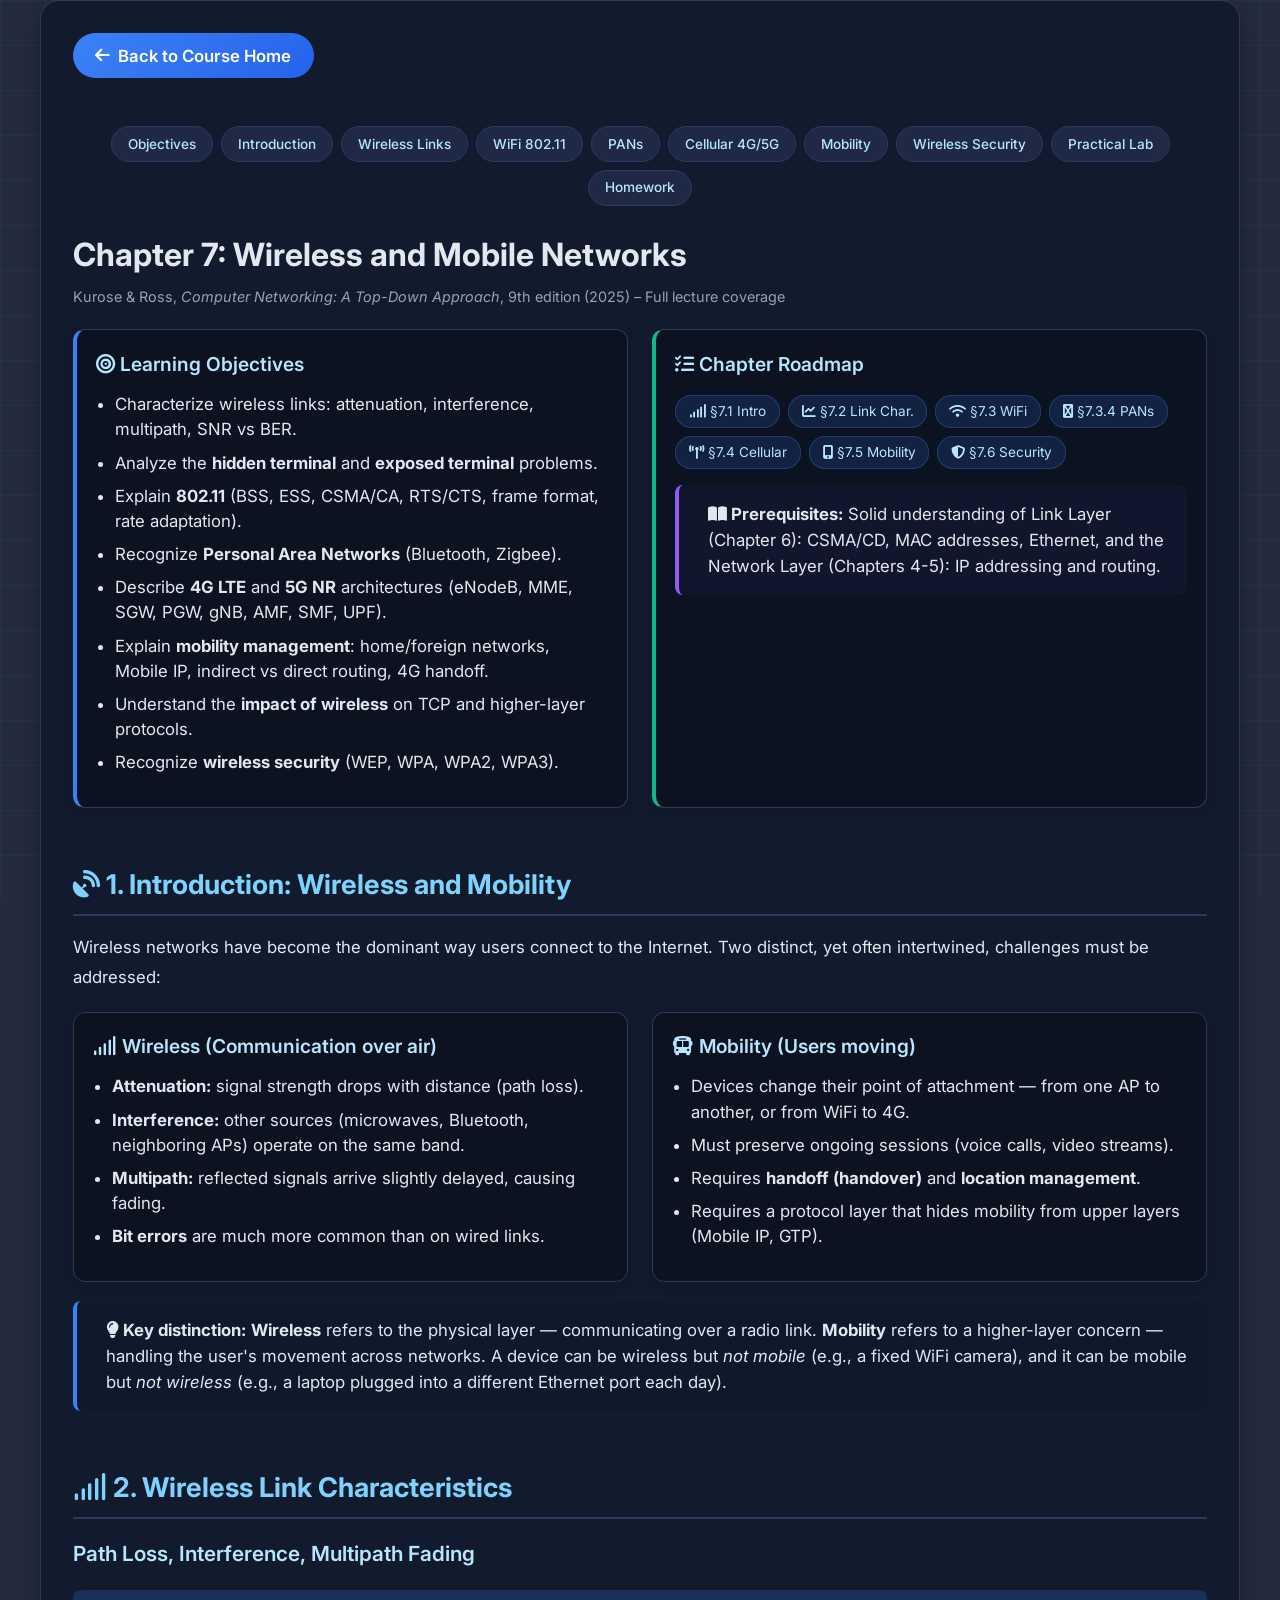
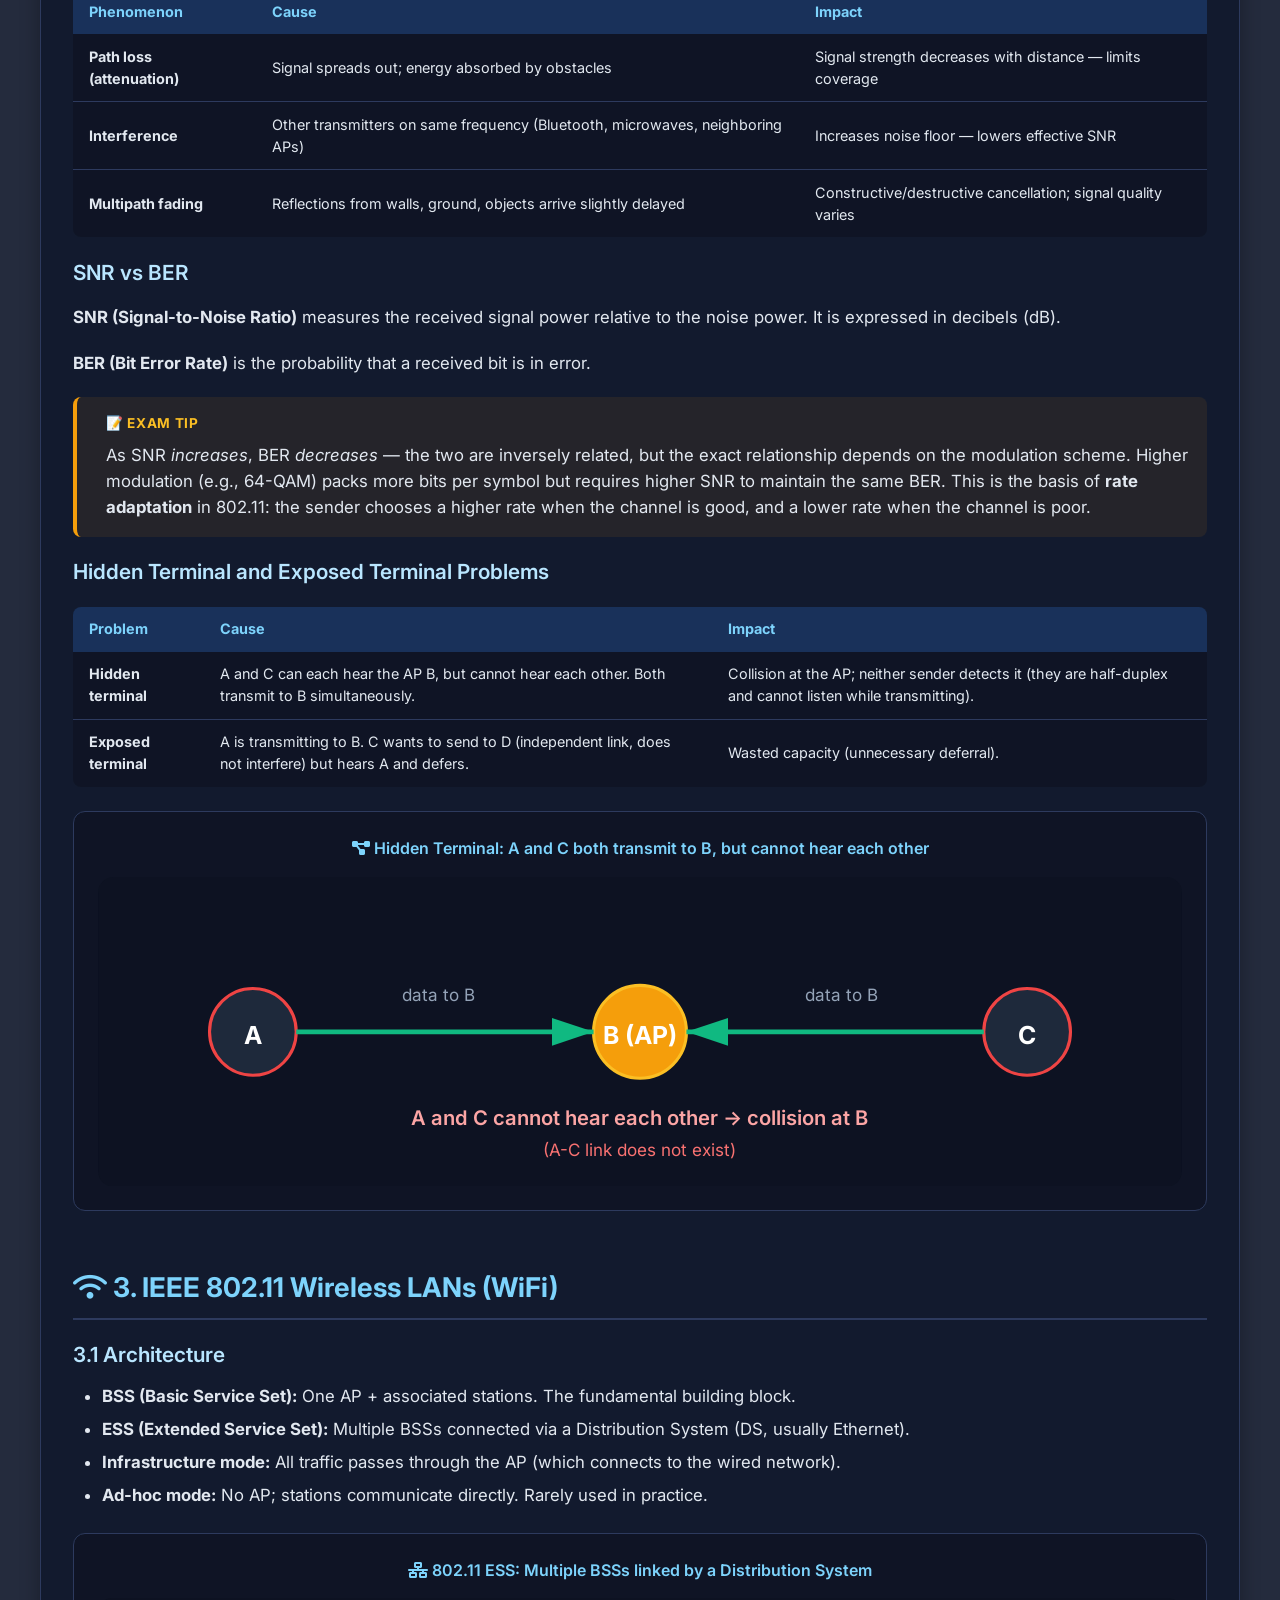
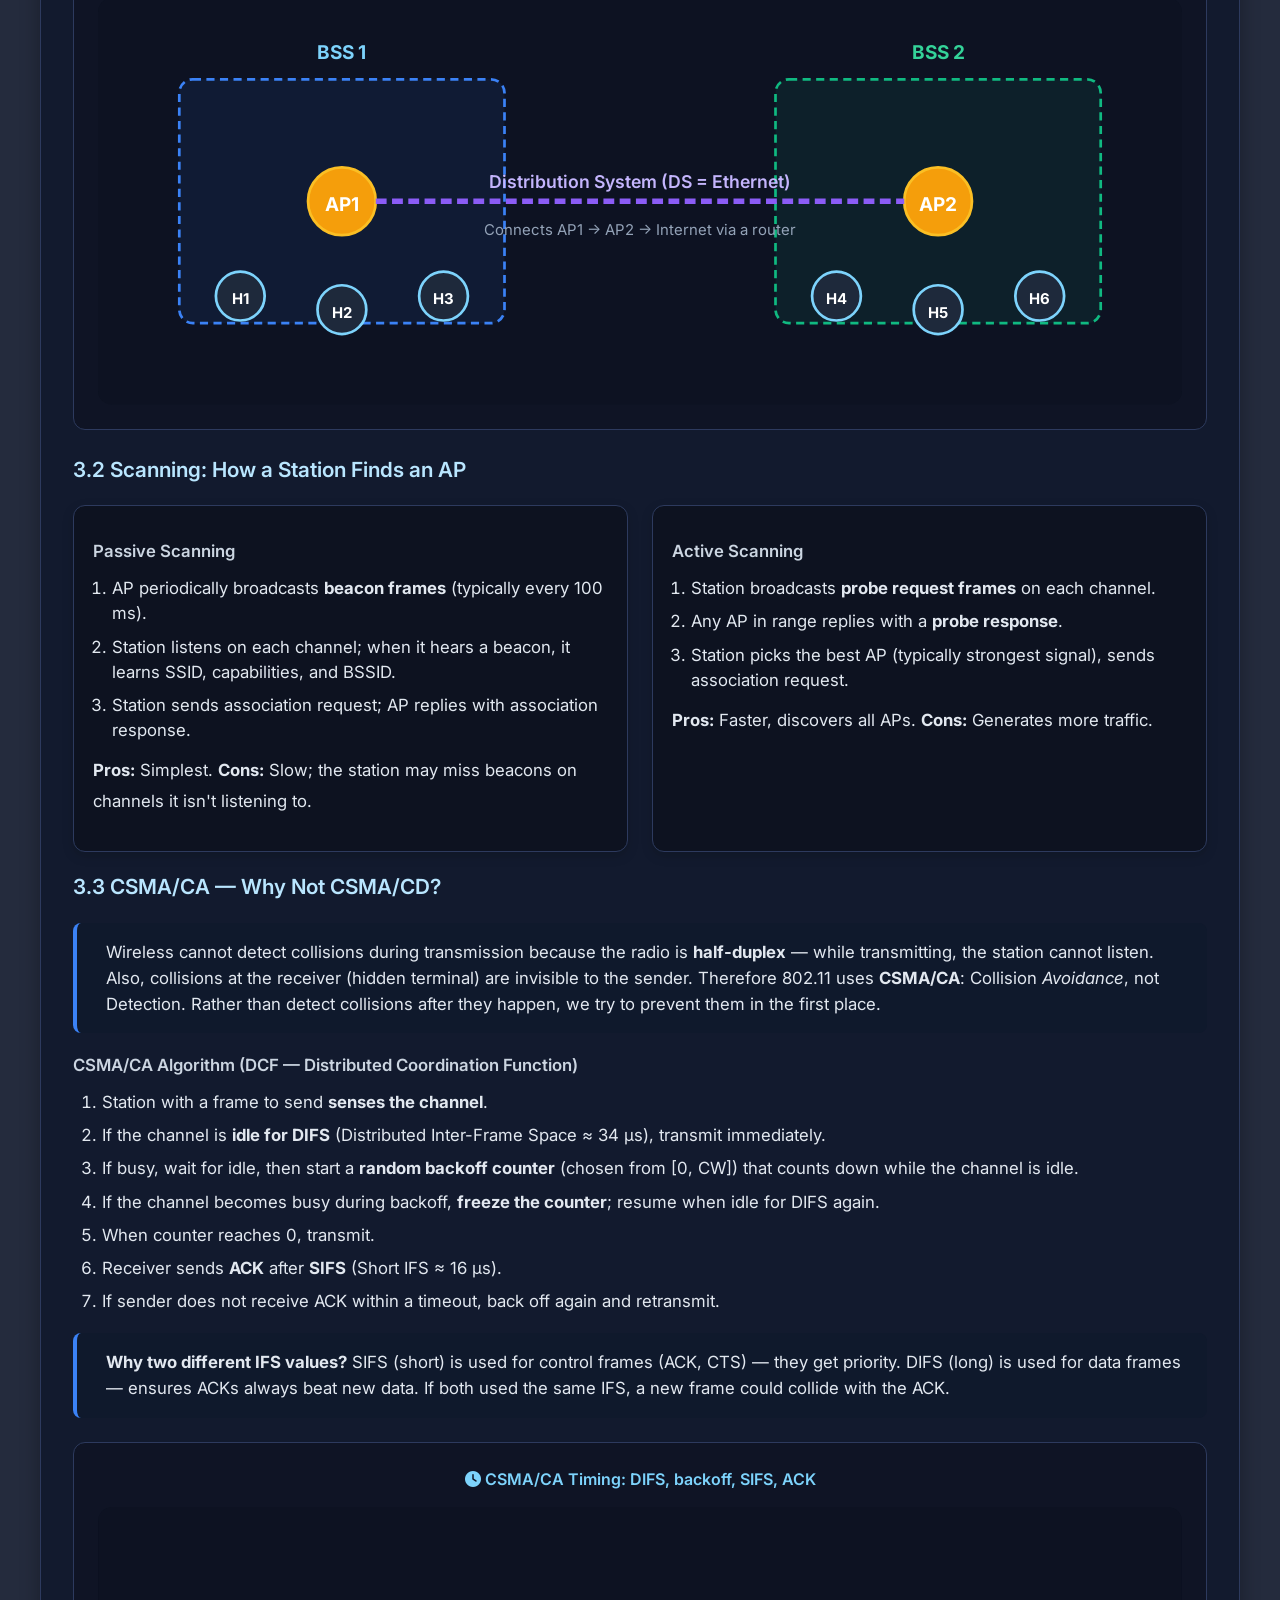
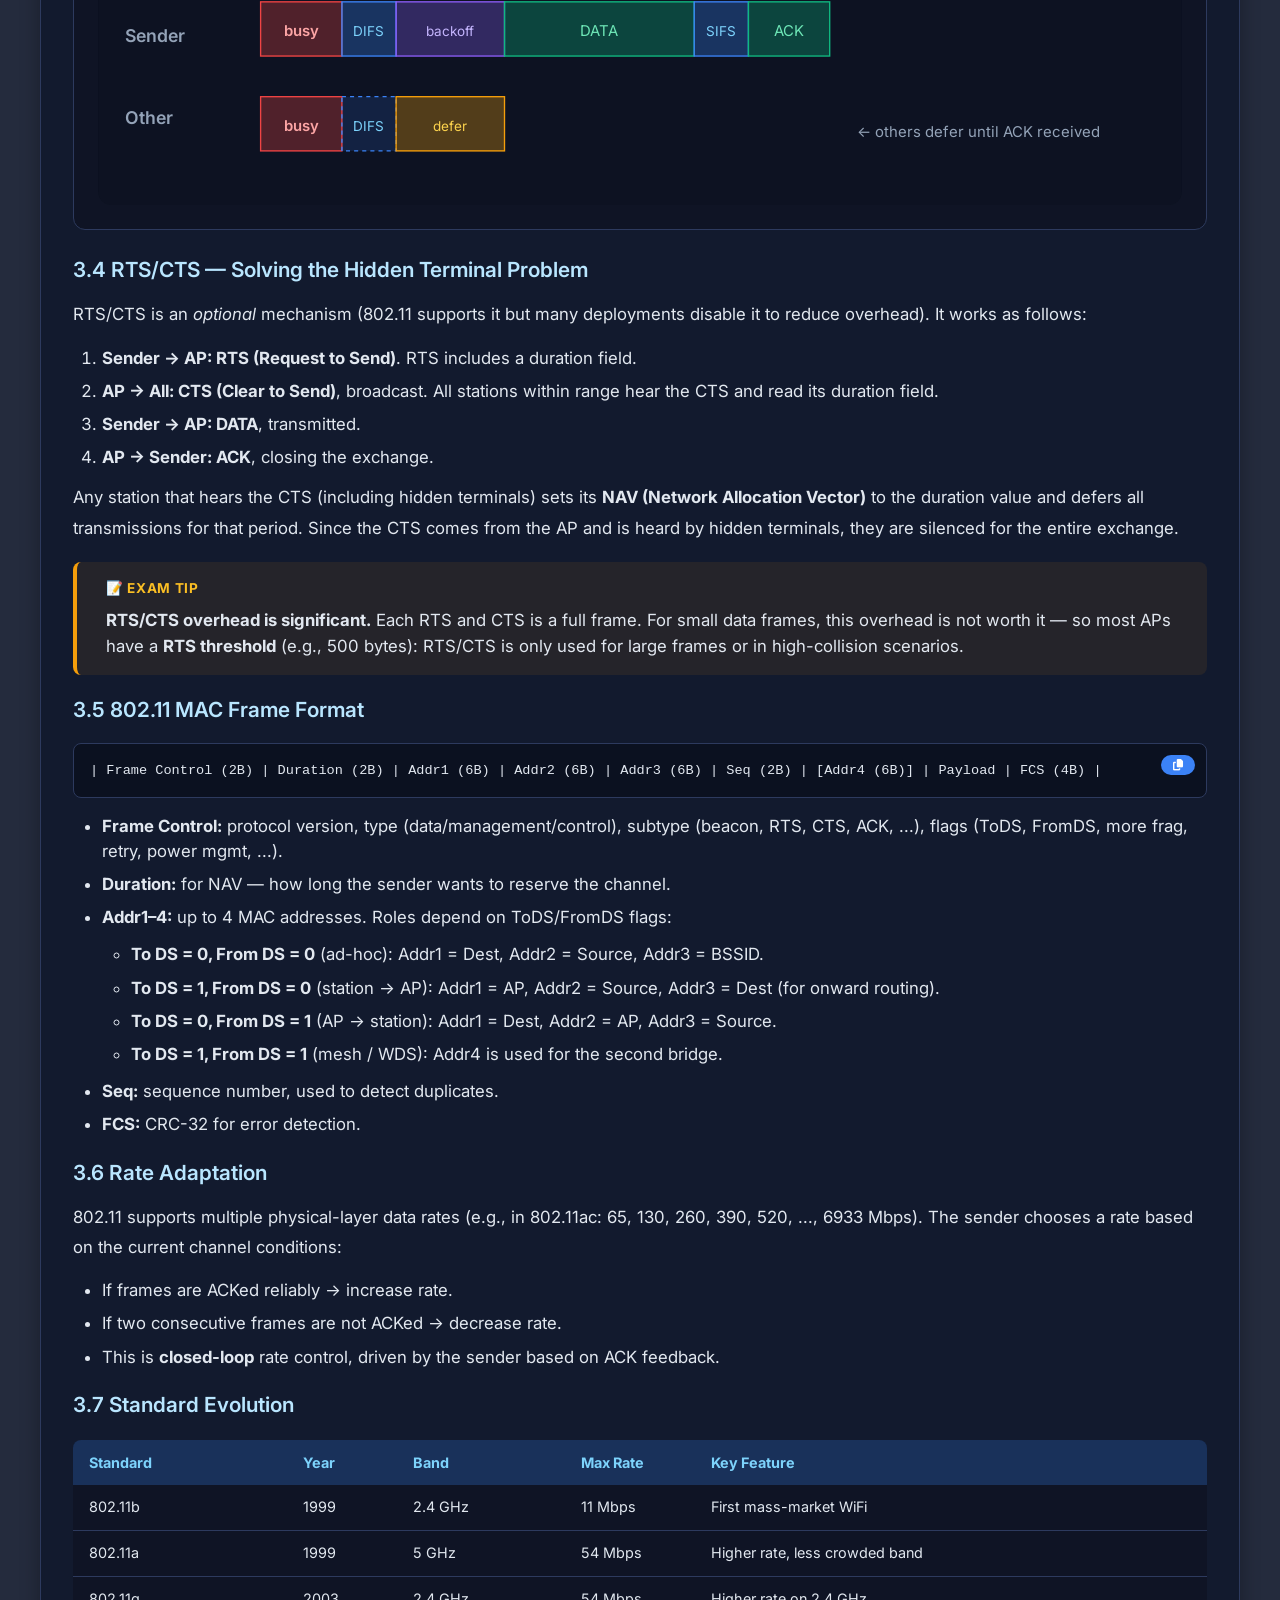
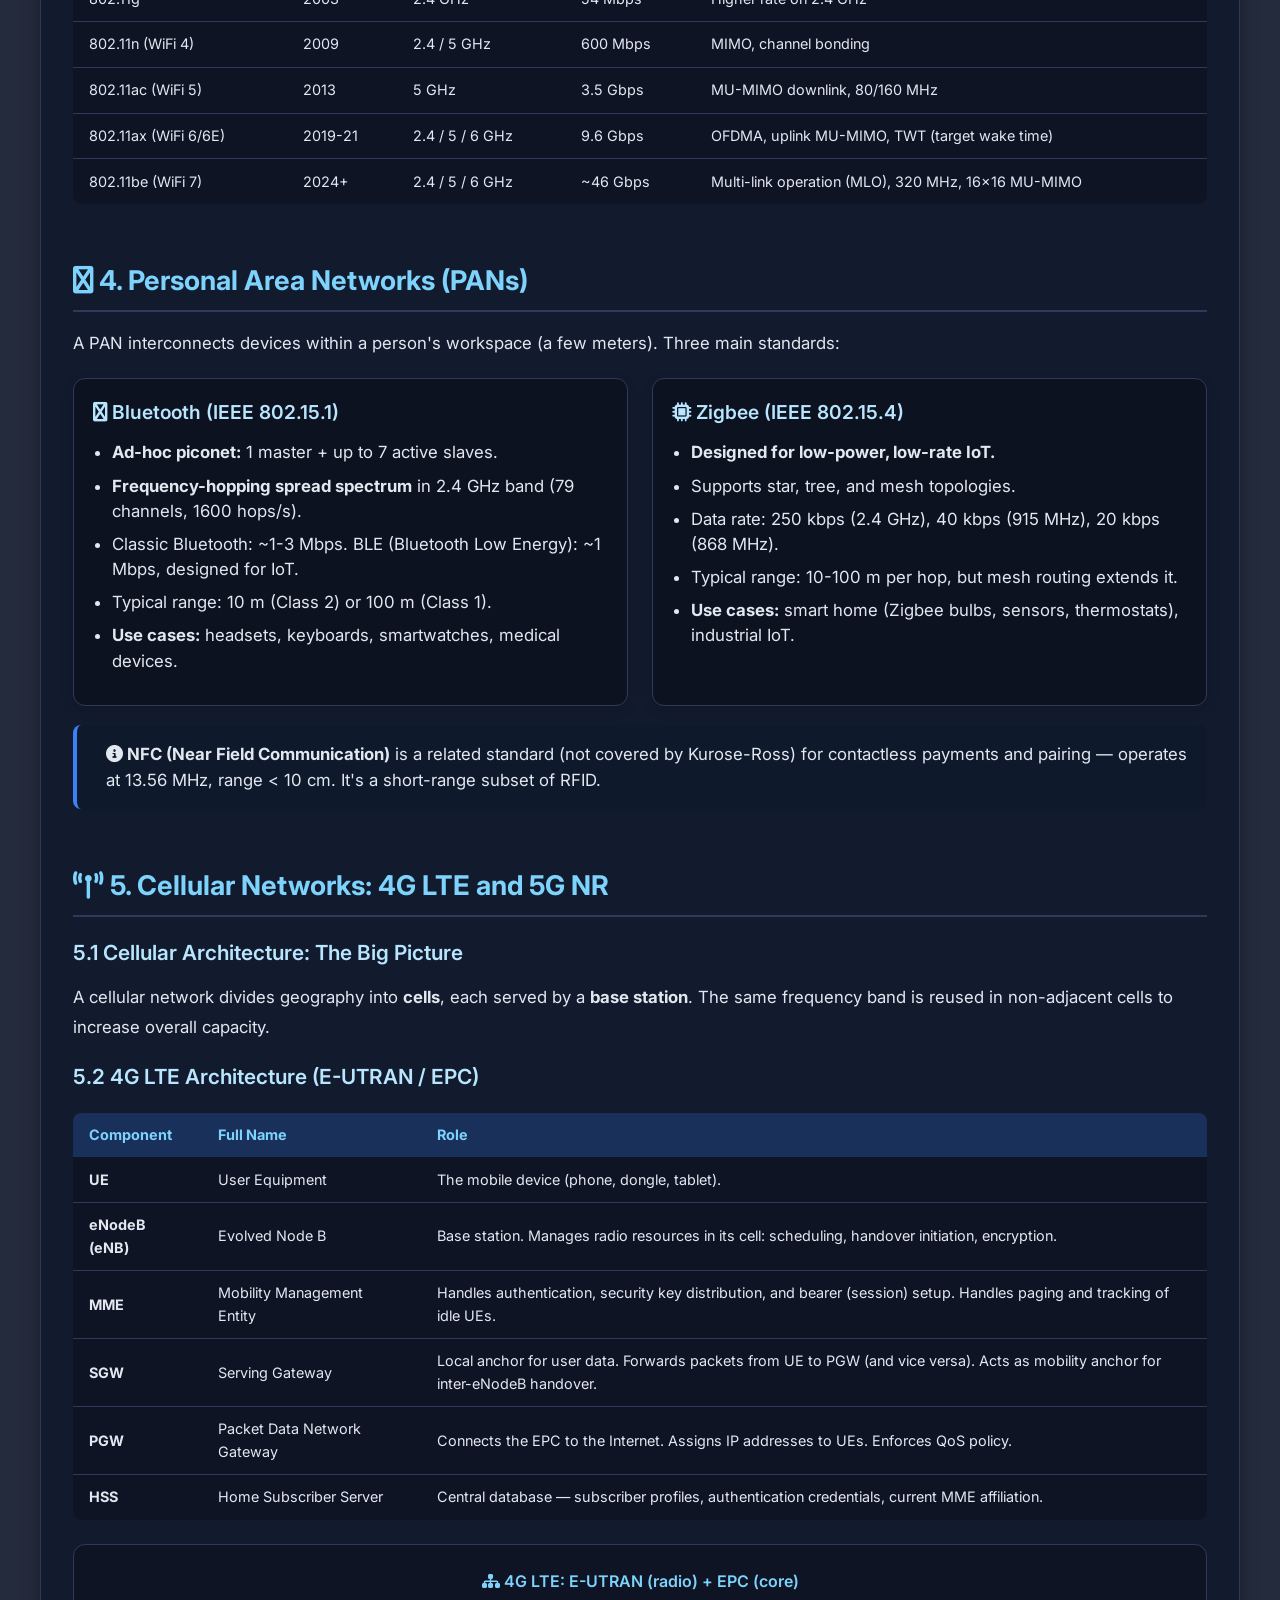
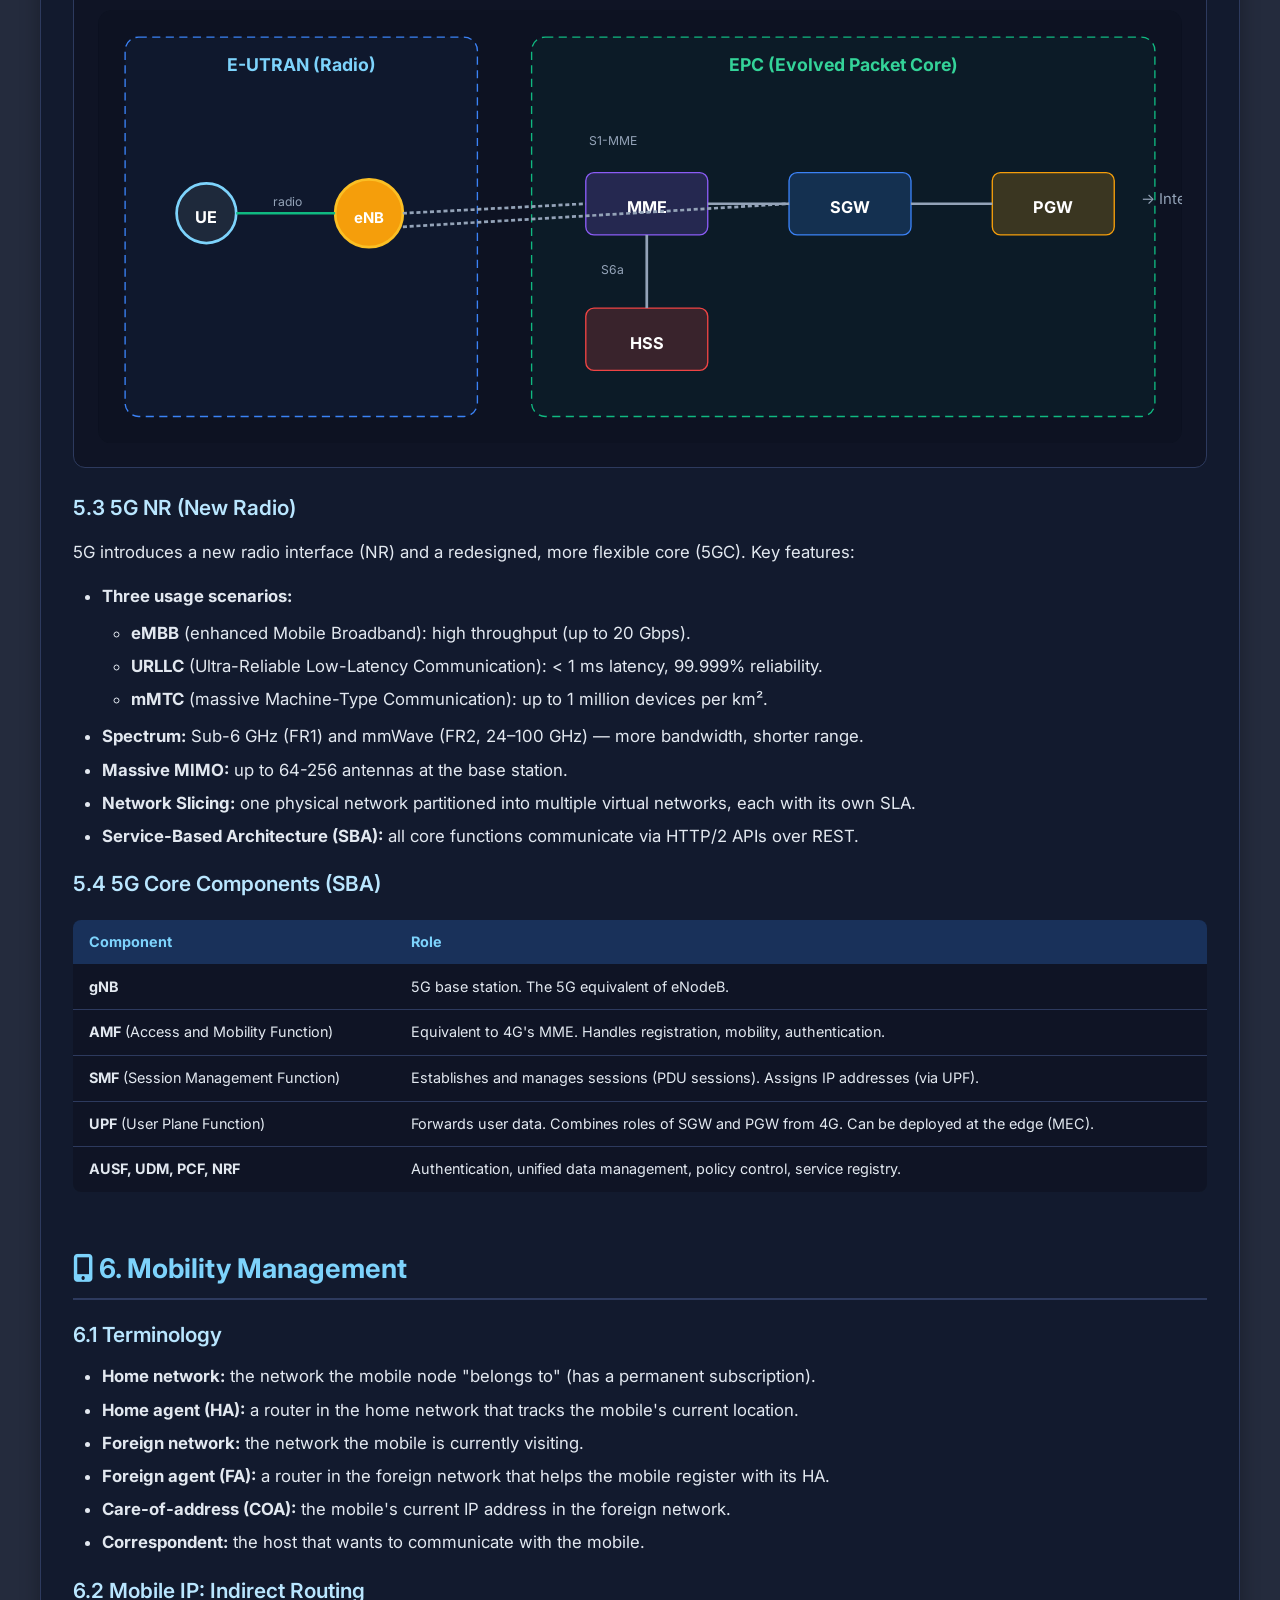
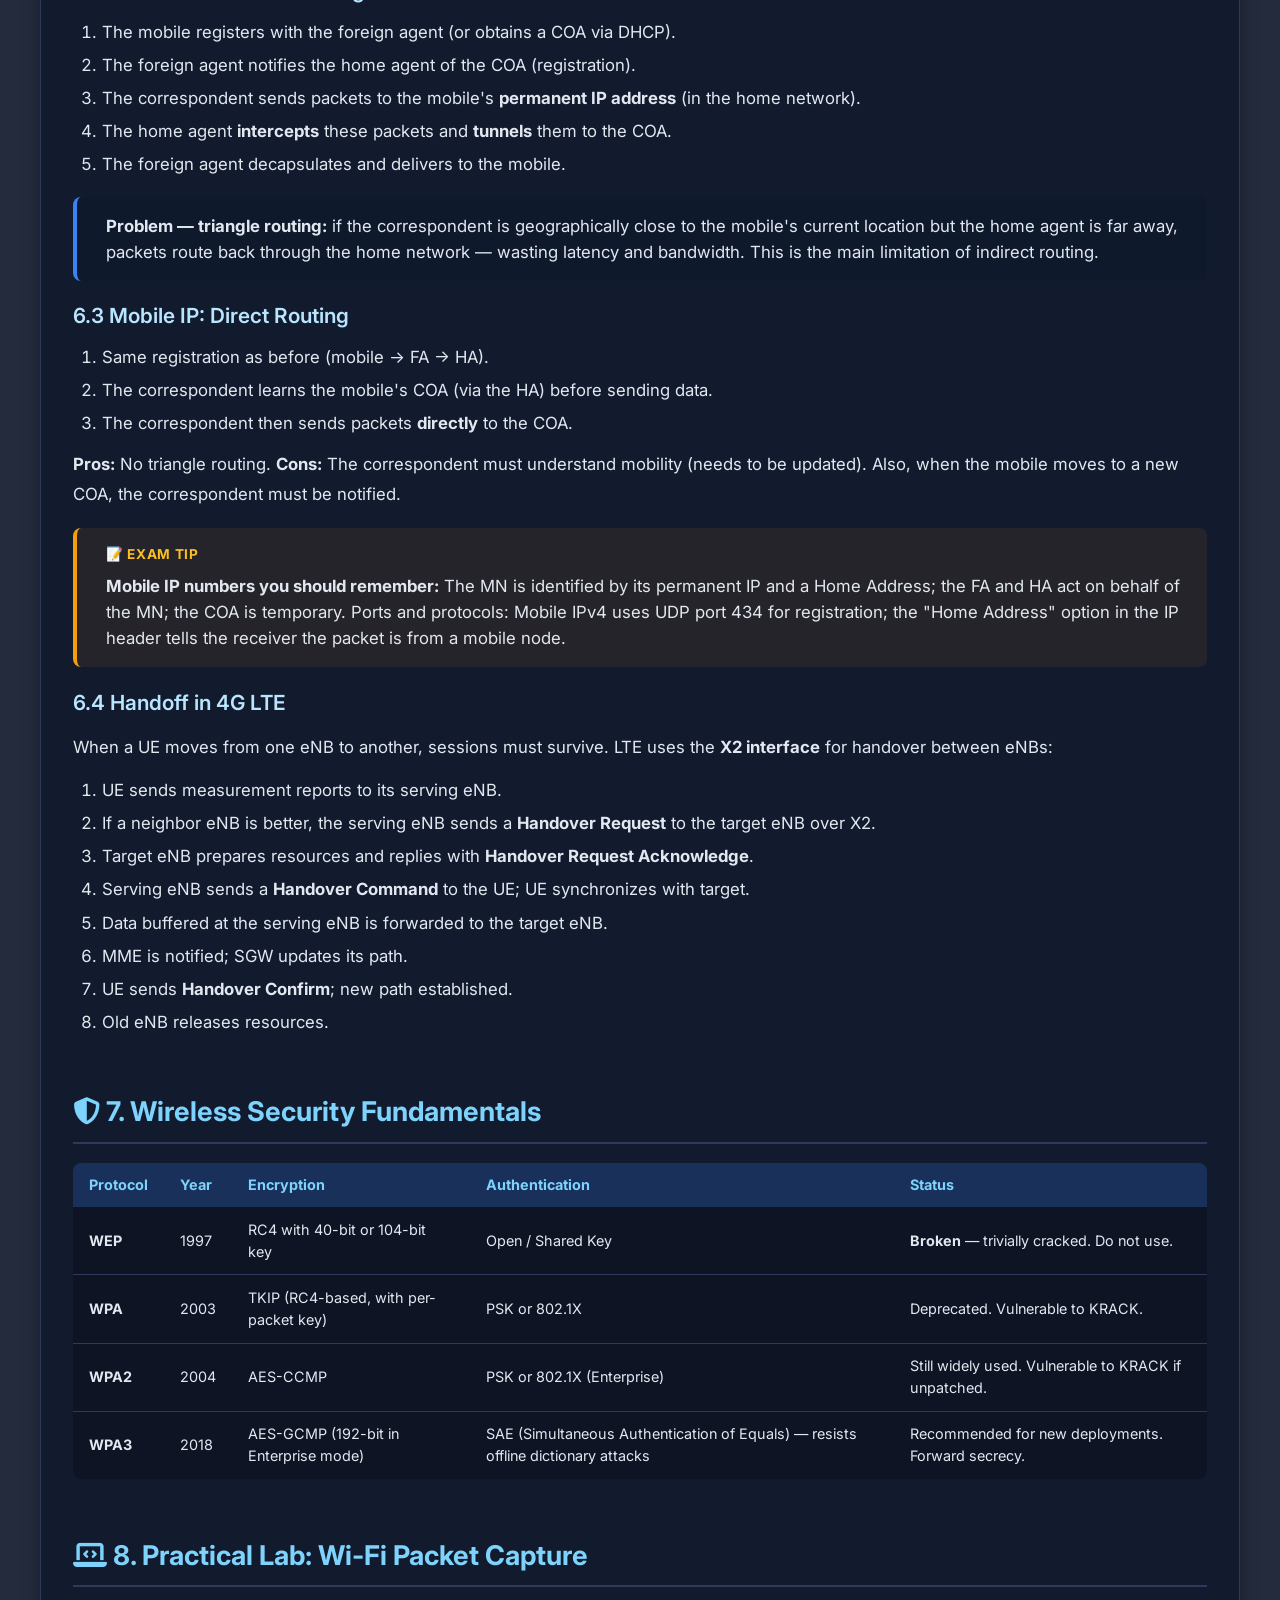
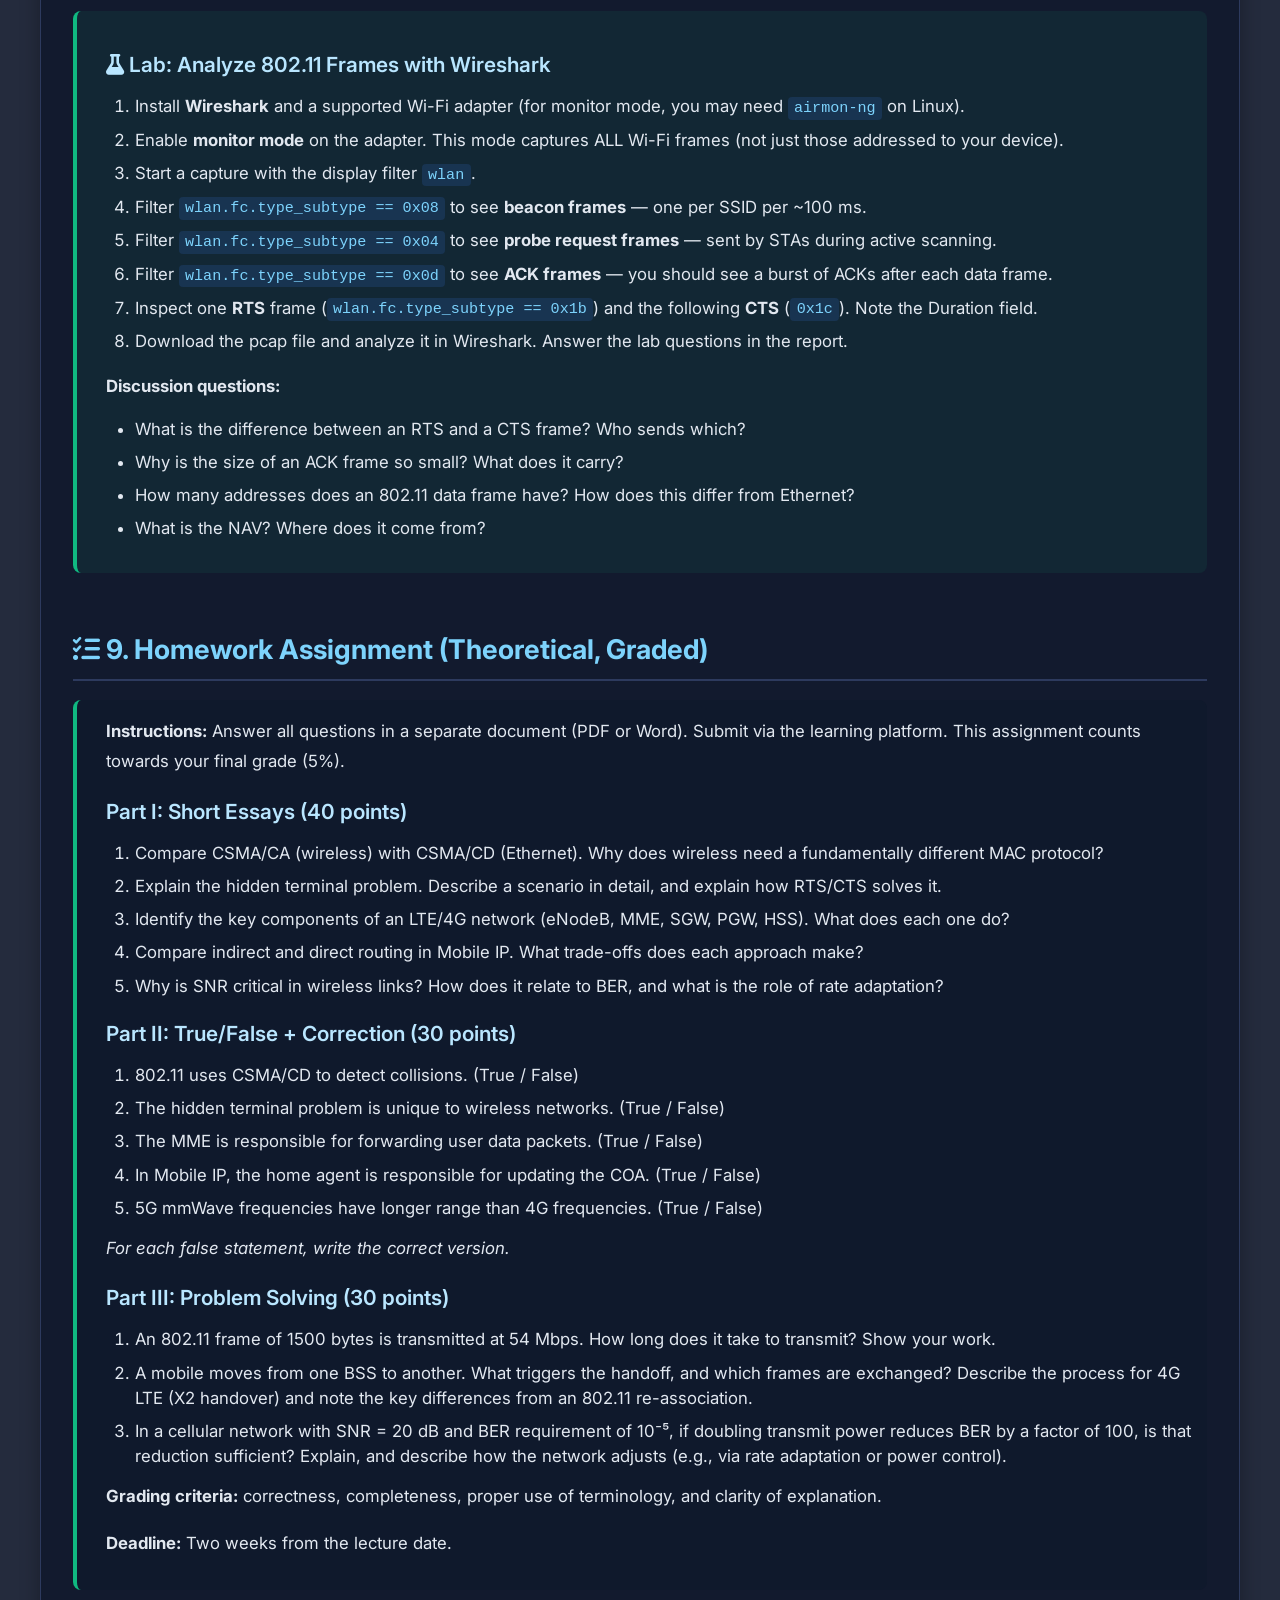
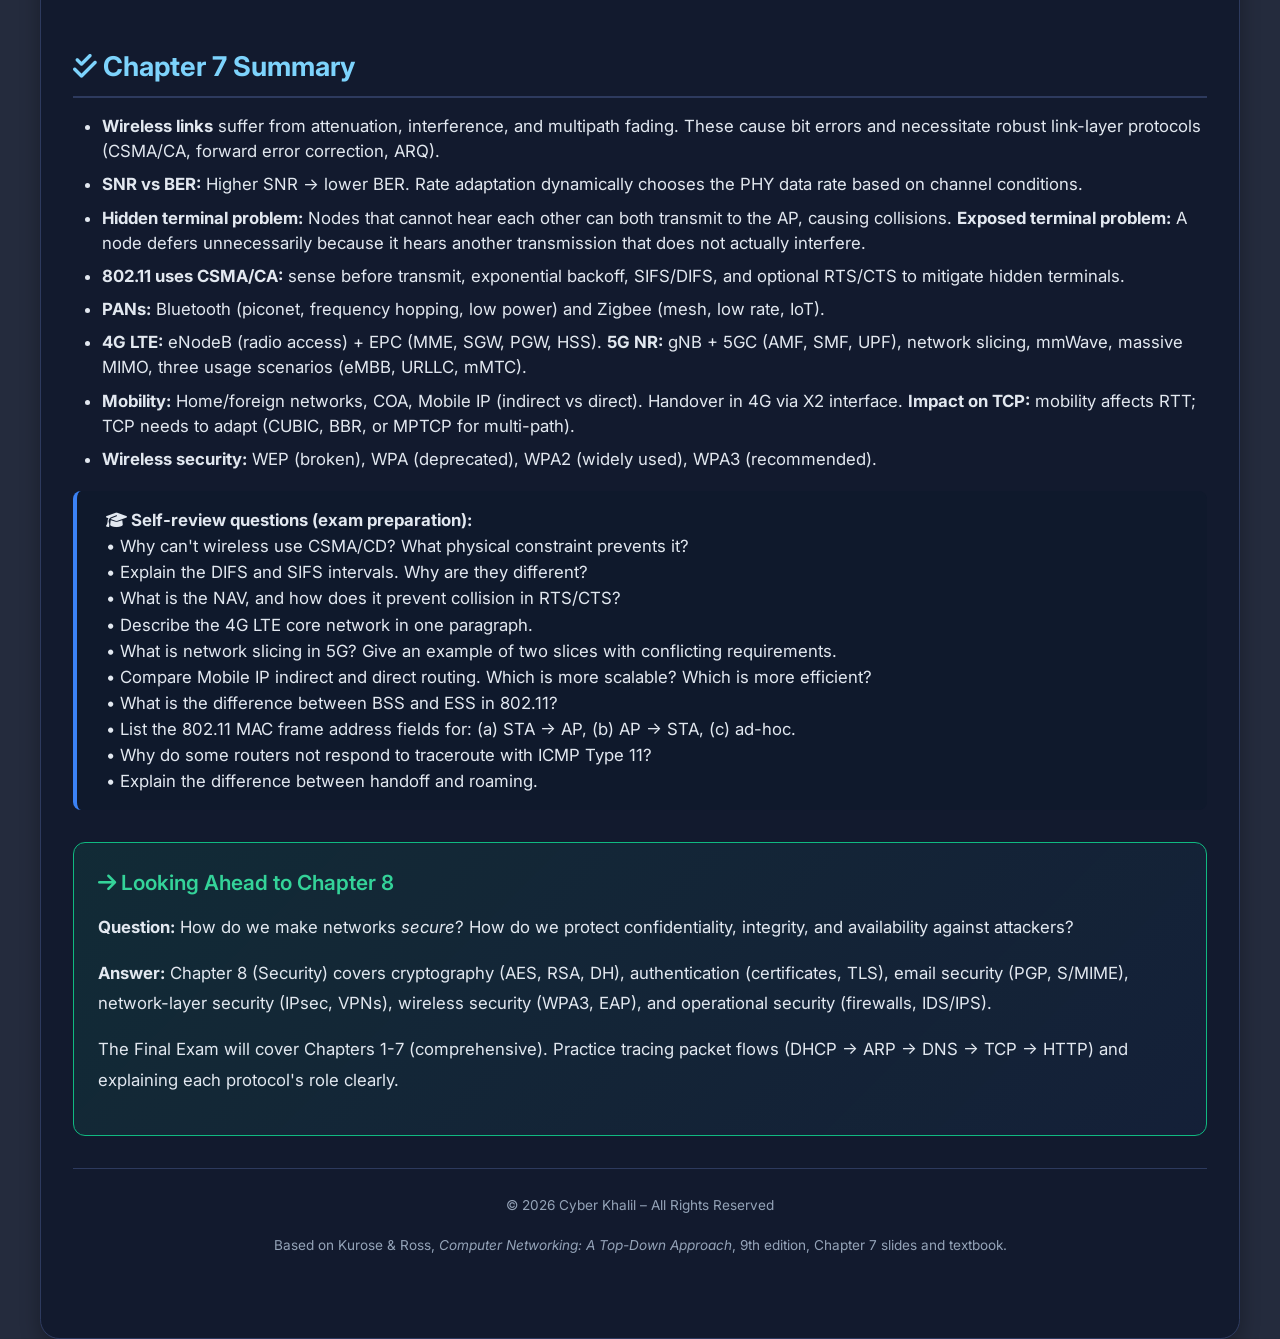
<file: lecture7.html>
<!doctype html>
<html lang="en">
  <head>
    <meta charset="UTF-8" />
    <meta
      name="viewport"
      content="width=device-width, initial-scale=1.0, user-scalable=yes"
    />
    <title>
      COMP-3315 | Chapter 7: Wireless and Mobile Networks – Full Lecture
    </title>
    <link
      href="https://fonts.googleapis.com/css2?family=Inter:opsz,wght@14..32,400;14..32,500;14..32,600;14..32,700;14..32,800&display=swap"
      rel="stylesheet"
      onerror="this.remove()"
    />
    <link
      rel="stylesheet"
      href="https://cdnjs.cloudflare.com/ajax/libs/font-awesome/6.4.0/css/all.min.css"
      onerror="this.remove()"
    />
    <link rel="stylesheet" href="styles.css" />
    <style>
      :root {
        --primary: #3b82f6;
        --primary-dark: #2563eb;
        --success: #10b981;
        --warning: #f59e0b;
        --danger: #ef4444;
        --border-light: #2d3a5e;
        --text-muted: #94a3b8;
        --bg-dark: rgba(18, 25, 45, 0.92);
        --bg-card: rgba(0, 0, 0, 0.3);
        --highlight-blue: #7dd3fc;
        --highlight-light: #b9e6ff;
      }
      #progress-bar {
        position: fixed;
        top: 0;
        left: 0;
        height: 4px;
        background: linear-gradient(
          90deg,
          var(--primary),
          var(--highlight-blue)
        );
        width: 0%;
        z-index: 9999;
        transition: width 0.1s;
      }
      #back-to-top {
        position: fixed;
        bottom: 2rem;
        right: 2rem;
        width: 48px;
        height: 48px;
        border-radius: 50%;
        background: linear-gradient(
          135deg,
          var(--primary),
          var(--primary-dark)
        );
        color: white;
        border: none;
        cursor: pointer;
        display: flex;
        align-items: center;
        justify-content: center;
        font-size: 1.2rem;
        box-shadow: 0 4px 15px rgba(59, 130, 246, 0.4);
        opacity: 0;
        visibility: hidden;
        transition: all 0.3s ease;
        z-index: 9998;
      }
      #back-to-top.visible {
        opacity: 1;
        visibility: visible;
      }
      #back-to-top:hover {
        transform: translateY(-3px);
      }
      .lecture-container-special {
        max-width: 1200px;
        margin: 0 auto;
        background: var(--bg-dark);
        backdrop-filter: blur(2px);
        border-radius: 1.2rem;
        padding: 2rem;
        border: 1px solid var(--border-light);
        box-shadow: 0 8px 20px rgba(0, 0, 0, 0.3);
      }
      .home-button {
        display: inline-flex;
        align-items: center;
        gap: 8px;
        background: linear-gradient(
          135deg,
          var(--primary),
          var(--primary-dark)
        );
        color: white;
        padding: 0.6rem 1.4rem;
        border-radius: 2rem;
        text-decoration: none;
        font-weight: 600;
        margin-bottom: 1.5rem;
        transition: 0.2s;
      }
      .home-button:hover {
        transform: translateY(-2px);
        box-shadow: 0 6px 14px rgba(59, 130, 246, 0.3);
      }
      .lecture-container-special p {
        line-height: 1.8;
        margin-bottom: 1rem;
      }
      .lecture-container-special h1 {
        font-size: 2rem;
        font-weight: 700;
        color: #e2e8f0;
        margin-bottom: 0.3rem;
      }
      .lecture-container-special h2 {
        font-size: 1.7rem;
        font-weight: 700;
        margin: 2.5rem 0 1rem 0;
        color: var(--highlight-blue);
        border-bottom: 2px solid var(--border-light);
        padding-bottom: 0.5rem;
        padding-top: 1rem;
        scroll-margin-top: 80px;
      }
      .lecture-container-special h3 {
        font-size: 1.3rem;
        font-weight: 600;
        margin: 1.2rem 0 0.8rem 0;
        color: var(--highlight-light);
        scroll-margin-top: 80px;
      }
      .lecture-container-special h4 {
        font-size: 1.05rem;
        font-weight: 600;
        color: #cbd5e1;
        margin: 0.8rem 0 0.4rem 0;
      }
      .learning-objectives {
        background: linear-gradient(
          135deg,
          rgba(59, 130, 246, 0.1),
          rgba(16, 185, 129, 0.05)
        );
        border: 1px solid var(--primary);
        border-radius: 0.75rem;
        padding: 1.5rem;
        margin: 1.5rem 0;
      }
      .learning-objectives h3 {
        color: var(--highlight-blue);
        margin-top: 0;
      }
      .chapter-roadmap {
        display: flex;
        flex-wrap: wrap;
        gap: 0.5rem;
        margin-top: 1rem;
      }
      .roadmap-item {
        background: rgba(59, 130, 246, 0.15);
        color: var(--highlight-light);
        padding: 0.3rem 0.8rem;
        border-radius: 1rem;
        font-size: 0.85rem;
        border: 1px solid rgba(59, 130, 246, 0.3);
      }
      .info-note {
        background: rgba(15, 25, 45, 0.7);
        padding: 1rem 1rem 1rem 1.8rem;
        border-left: 4px solid var(--primary);
        margin: 1.2rem 0;
        border-radius: 0.5rem;
      }
      .exam-tip {
        background: rgba(245, 158, 11, 0.08);
        border-left: 4px solid #f59e0b;
        padding: 1rem 1rem 1rem 1.8rem;
        margin: 1.2rem 0;
        border-radius: 0.5rem;
        position: relative;
      }
      .exam-tip::before {
        content: "📝 EXAM TIP";
        display: block;
        font-weight: 700;
        color: #fbbf24;
        font-size: 0.85rem;
        margin-bottom: 0.5rem;
        letter-spacing: 0.05em;
      }
      .lab-box {
        background: rgba(16, 185, 129, 0.08);
        padding: 1.2rem 1.2rem 1.2rem 1.8rem;
        border-left: 4px solid var(--success);
        margin: 1.5rem 0;
        border-radius: 0.5rem;
      }
      .homework-box {
        background: rgba(15, 25, 45, 0.7);
        padding: 1rem 1rem 1rem 1.8rem;
        border-left: 4px solid var(--success);
        margin: 1.2rem 0;
        border-radius: 0.5rem;
      }
      .looking-ahead {
        background: linear-gradient(
          135deg,
          rgba(16, 185, 129, 0.1),
          rgba(59, 130, 246, 0.05)
        );
        border: 1px solid var(--success);
        border-radius: 0.75rem;
        padding: 1.5rem;
        margin: 2rem 0;
      }
      .looking-ahead h3 {
        color: #34d399;
        margin-top: 0;
      }
      .two-cols {
        display: flex;
        flex-wrap: wrap;
        gap: 1.5rem;
        margin: 1.2rem 0;
        align-items: stretch;
      }
      .col {
        flex: 1;
        min-width: 260px;
        background: var(--bg-card);
        padding: 1.2rem;
        border-radius: 0.75rem;
        border: 1px solid var(--border-light);
        box-shadow: 0 4px 12px rgba(0, 0, 0, 0.15);
      }
      .col h3 {
        margin-top: 0;
        margin-bottom: 0.8rem;
        font-size: 1.2rem;
      }
      .code-block-wrapper {
        position: relative;
        margin: 1.2rem 0;
      }
      pre {
        background: #0b1120;
        color: #e2e8f0;
        padding: 1rem;
        border-radius: 0.5rem;
        font-family: "Courier New", monospace;
        font-size: 0.85rem;
        overflow-x: auto;
        margin: 0;
        border: 1px solid var(--border-light);
        white-space: pre-wrap;
        word-break: break-word;
      }
      .copy-btn {
        position: absolute;
        top: 0.5rem;
        right: 0.5rem;
        background: rgba(59, 130, 246, 0.2);
        color: var(--highlight-blue);
        border: 1px solid rgba(59, 130, 246, 0.3);
        padding: 0.3rem 0.7rem;
        border-radius: 0.3rem;
        font-size: 0.75rem;
        cursor: pointer;
        transition: all 0.2s;
        display: flex;
        align-items: center;
        gap: 0.3rem;
      }
      .copy-btn:hover {
        background: var(--primary);
        color: white;
      }
      .copy-btn.copied {
        background: var(--success);
        color: white;
        border-color: var(--success);
      }
      .quick-nav {
        display: flex;
        flex-wrap: wrap;
        gap: 8px;
        margin-bottom: 1.5rem;
      }
      .quick-nav a {
        background: rgba(45, 58, 94, 0.5);
        color: var(--highlight-light);
        padding: 0.4rem 1rem;
        border-radius: 2rem;
        text-decoration: none;
        font-size: 0.85rem;
        font-weight: 500;
        transition: 0.2s;
      }
      .quick-nav a:hover,
      .quick-nav a.active {
        background: var(--primary);
        color: #fff;
      }
      .comparison-table {
        width: 100%;
        border-collapse: collapse;
        background: rgba(0, 0, 0, 0.2);
        border-radius: 0.5rem;
        overflow: hidden;
        margin: 1.2rem 0;
        font-size: 0.9rem;
      }
      .comparison-table th {
        background: rgba(59, 130, 246, 0.25);
        color: var(--highlight-blue);
        font-weight: 700;
        padding: 0.7rem 1rem;
        text-align: left;
      }
      .comparison-table td {
        padding: 0.7rem 1rem;
        border-bottom: 1px solid var(--border-light);
        color: #e2e8f0;
      }
      .comparison-table tr:last-child td {
        border-bottom: none;
      }
      .keyword {
        background: rgba(59, 130, 246, 0.2);
        color: var(--highlight-blue);
        padding: 0.1rem 0.3rem;
        border-radius: 0.2rem;
        font-weight: 600;
      }
      .svg-diagram {
        background: rgba(0, 0, 0, 0.2);
        border-radius: 0.75rem;
        padding: 1.5rem;
        margin: 1.5rem 0;
        border: 1px solid var(--border-light);
        overflow-x: auto;
      }
      .svg-diagram svg {
        max-width: 100%;
        height: auto;
        display: block;
        margin: 0 auto;
      }
      .svg-title {
        text-align: center;
        color: var(--highlight-blue);
        font-weight: 600;
        margin-bottom: 1rem;
        font-size: 1rem;
      }
      code {
        background: rgba(59, 130, 246, 0.15);
        color: #7dd3fc;
        padding: 0.15rem 0.4rem;
        border-radius: 0.25rem;
        font-family: "Courier New", monospace;
        font-size: 0.9em;
      }
      ul,
      ol {
        line-height: 1.7;
        padding-left: 1.5rem;
      }
      li {
        margin-bottom: 0.3rem;
      }
      .svg-text {
        font-family: "Inter", sans-serif;
        font-weight: 700;
        fill: #fff;
      }
      .svg-text-light {
        font-family: "Inter", sans-serif;
        font-weight: 600;
        fill: #fff;
      }
      @media print {
        .quick-nav,
        .home-button,
        #back-to-top,
        #progress-bar,
        .copy-btn {
          display: none !important;
        }
        body {
          background: white !important;
          color: black !important;
        }
      }
      @media (max-width: 700px) {
        .lecture-container-special {
          padding: 1rem;
        }
        .col {
          padding: 1rem;
          min-width: 100%;
        }
        .comparison-table {
          font-size: 0.75rem;
        }
      }
    </style>
  </head>
  <body>
    <div id="progress-bar"></div>
    <button id="back-to-top" aria-label="Back to top">
      <i class="fas fa-arrow-up"></i>
    </button>
    <div class="bg-grid"></div>
    <div class="lecture-container-special">
      <a href="index.html" class="home-button"
        ><i class="fas fa-arrow-left"></i> Back to Course Home</a
      >

      <nav class="quick-nav" aria-label="Quick navigation">
        <a href="#objectives">Objectives</a>
        <a href="#intro">Introduction</a>
        <a href="#links">Wireless Links</a>
        <a href="#wifi">WiFi 802.11</a>
        <a href="#pan">PANs</a>
        <a href="#cellular">Cellular 4G/5G</a>
        <a href="#mobility">Mobility</a>
        <a href="#security">Wireless Security</a>
        <a href="#lab">Practical Lab</a>
        <a href="#homework">Homework</a>
      </nav>

      <h1>Chapter 7: Wireless and Mobile Networks</h1>
      <p style="font-size: 0.9rem; color: var(--text-muted)">
        Kurose &amp; Ross, <em>Computer Networking: A Top-Down Approach</em>,
        9th edition (2025) – Full lecture coverage
      </p>

      <div class="two-cols" id="objectives">
        <div class="col" style="border-left: 4px solid var(--primary)">
          <h3><i class="fas fa-bullseye"></i> Learning Objectives</h3>
          <ul>
            <li>
              Characterize wireless links: attenuation, interference, multipath,
              SNR vs BER.
            </li>
            <li>
              Analyze the <strong>hidden terminal</strong> and
              <strong>exposed terminal</strong> problems.
            </li>
            <li>
              Explain <strong>802.11</strong> (BSS, ESS, CSMA/CA, RTS/CTS, frame
              format, rate adaptation).
            </li>
            <li>
              Recognize <strong>Personal Area Networks</strong> (Bluetooth,
              Zigbee).
            </li>
            <li>
              Describe <strong>4G LTE</strong> and
              <strong>5G NR</strong> architectures (eNodeB, MME, SGW, PGW, gNB,
              AMF, SMF, UPF).
            </li>
            <li>
              Explain <strong>mobility management</strong>: home/foreign
              networks, Mobile IP, indirect vs direct routing, 4G handoff.
            </li>
            <li>
              Understand the <strong>impact of wireless</strong> on TCP and
              higher-layer protocols.
            </li>
            <li>
              Recognize <strong>wireless security</strong> (WEP, WPA, WPA2,
              WPA3).
            </li>
          </ul>
        </div>
        <div class="col" style="border-left: 4px solid var(--success)">
          <h3><i class="fas fa-list-check"></i> Chapter Roadmap</h3>
          <div class="chapter-roadmap">
            <span class="roadmap-item"
              ><i class="fas fa-signal"></i> §7.1 Intro</span
            >
            <span class="roadmap-item"
              ><i class="fas fa-chart-line"></i> §7.2 Link Char.</span
            >
            <span class="roadmap-item"
              ><i class="fas fa-wifi"></i> §7.3 WiFi</span
            >
            <span class="roadmap-item"
              ><i class="fas fa-bluetooth"></i> §7.3.4 PANs</span
            >
            <span class="roadmap-item"
              ><i class="fas fa-broadcast-tower"></i> §7.4 Cellular</span
            >
            <span class="roadmap-item"
              ><i class="fas fa-mobile-alt"></i> §7.5 Mobility</span
            >
            <span class="roadmap-item"
              ><i class="fas fa-shield-alt"></i> §7.6 Security</span
            >
          </div>
          <div
            class="info-note"
            style="
              margin-top: 1rem;
              border-left-color: #8b5cf6;
              background: rgba(139, 92, 246, 0.05);
            "
          >
            <strong><i class="fas fa-book-open"></i> Prerequisites:</strong>
            Solid understanding of Link Layer (Chapter 6): CSMA/CD, MAC
            addresses, Ethernet, and the Network Layer (Chapters 4-5): IP
            addressing and routing.
          </div>
        </div>
      </div>

      <h2 id="intro">
        <i class="fas fa-satellite-dish"></i> 1. Introduction: Wireless and
        Mobility
      </h2>
      <p>
        Wireless networks have become the dominant way users connect to the
        Internet. Two distinct, yet often intertwined, challenges must be
        addressed:
      </p>
      <div class="two-cols">
        <div class="col">
          <h3>
            <i class="fas fa-signal"></i> Wireless (Communication over air)
          </h3>
          <ul>
            <li>
              <strong>Attenuation:</strong> signal strength drops with distance
              (path loss).
            </li>
            <li>
              <strong>Interference:</strong> other sources (microwaves,
              Bluetooth, neighboring APs) operate on the same band.
            </li>
            <li>
              <strong>Multipath:</strong> reflected signals arrive slightly
              delayed, causing fading.
            </li>
            <li>
              <strong>Bit errors</strong> are much more common than on wired
              links.
            </li>
          </ul>
        </div>
        <div class="col">
          <h3><i class="fas fa-bus"></i> Mobility (Users moving)</h3>
          <ul>
            <li>
              Devices change their point of attachment — from one AP to another,
              or from WiFi to 4G.
            </li>
            <li>
              Must preserve ongoing sessions (voice calls, video streams).
            </li>
            <li>
              Requires <strong>handoff (handover)</strong> and
              <strong>location management</strong>.
            </li>
            <li>
              Requires a protocol layer that hides mobility from upper layers
              (Mobile IP, GTP).
            </li>
          </ul>
        </div>
      </div>
      <div class="info-note">
        <strong><i class="fas fa-lightbulb"></i> Key distinction:</strong>
        <strong>Wireless</strong> refers to the physical layer — communicating
        over a radio link. <strong>Mobility</strong>
        refers to a higher-layer concern — handling the user's movement across
        networks. A device can be wireless but
        <em>not mobile</em> (e.g., a fixed WiFi camera), and it can be mobile
        but <em>not wireless</em> (e.g., a laptop plugged into a different
        Ethernet port each day).
      </div>

      <h2 id="links">
        <i class="fas fa-signal"></i> 2. Wireless Link Characteristics
      </h2>
      <h3>Path Loss, Interference, Multipath Fading</h3>
      <table class="comparison-table">
        <thead>
          <tr>
            <th>Phenomenon</th>
            <th>Cause</th>
            <th>Impact</th>
          </tr>
        </thead>
        <tbody>
          <tr>
            <td><strong>Path loss (attenuation)</strong></td>
            <td>Signal spreads out; energy absorbed by obstacles</td>
            <td>Signal strength decreases with distance — limits coverage</td>
          </tr>
          <tr>
            <td><strong>Interference</strong></td>
            <td>
              Other transmitters on same frequency (Bluetooth, microwaves,
              neighboring APs)
            </td>
            <td>Increases noise floor — lowers effective SNR</td>
          </tr>
          <tr>
            <td><strong>Multipath fading</strong></td>
            <td>
              Reflections from walls, ground, objects arrive slightly delayed
            </td>
            <td>
              Constructive/destructive cancellation; signal quality varies
            </td>
          </tr>
        </tbody>
      </table>

      <h3>SNR vs BER</h3>
      <p>
        <strong>SNR (Signal-to-Noise Ratio)</strong> measures the received
        signal power relative to the noise power. It is expressed in decibels
        (dB).
      </p>
      <p>
        <strong>BER (Bit Error Rate)</strong> is the probability that a received
        bit is in error.
      </p>
      <div class="exam-tip">
        As SNR <em>increases</em>, BER <em>decreases</em> — the two are
        inversely related, but the exact relationship depends on the modulation
        scheme. Higher modulation (e.g., 64-QAM) packs more bits per symbol but
        requires higher SNR to maintain the same BER. This is the basis of
        <strong>rate adaptation</strong> in 802.11: the sender chooses a higher
        rate when the channel is good, and a lower rate when the channel is
        poor.
      </div>

      <h3>Hidden Terminal and Exposed Terminal Problems</h3>
      <table class="comparison-table">
        <thead>
          <tr>
            <th>Problem</th>
            <th>Cause</th>
            <th>Impact</th>
          </tr>
        </thead>
        <tbody>
          <tr>
            <td><strong>Hidden terminal</strong></td>
            <td>
              A and C can each hear the AP B, but cannot hear each other. Both
              transmit to B simultaneously.
            </td>
            <td>
              Collision at the AP; neither sender detects it (they are
              half-duplex and cannot listen while transmitting).
            </td>
          </tr>
          <tr>
            <td><strong>Exposed terminal</strong></td>
            <td>
              A is transmitting to B. C wants to send to D (independent link,
              does not interfere) but hears A and defers.
            </td>
            <td>Wasted capacity (unnecessary deferral).</td>
          </tr>
        </tbody>
      </table>

      <div class="svg-diagram">
        <div class="svg-title">
          <i class="fas fa-project-diagram"></i> Hidden Terminal: A and C both
          transmit to B, but cannot hear each other
        </div>
        <svg viewBox="0 0 700 200" xmlns="http://www.w3.org/2000/svg">
          <rect width="700" height="200" fill="rgba(10,15,30,0.4)" rx="10" />
          <circle
            cx="100"
            cy="100"
            r="28"
            fill="#1e293b"
            stroke="#ef4444"
            stroke-width="2"
          />
          <text
            class="svg-text"
            x="100"
            y="108"
            font-size="16"
            font-weight="700"
            text-anchor="middle"
          >
            A
          </text>
          <circle
            cx="350"
            cy="100"
            r="30"
            fill="#f59e0b"
            stroke="#fbbf24"
            stroke-width="2"
          />
          <text
            class="svg-text"
            x="350"
            y="108"
            font-size="16"
            font-weight="700"
            text-anchor="middle"
          >
            B (AP)
          </text>
          <circle
            cx="600"
            cy="100"
            r="28"
            fill="#1e293b"
            stroke="#ef4444"
            stroke-width="2"
          />
          <text
            class="svg-text"
            x="600"
            y="108"
            font-size="16"
            font-weight="700"
            text-anchor="middle"
          >
            C
          </text>
          <line
            x1="128"
            y1="100"
            x2="320"
            y2="100"
            stroke="#10b981"
            stroke-width="3"
            marker-end="url(#arr1)"
          />
          <line
            x1="572"
            y1="100"
            x2="380"
            y2="100"
            stroke="#10b981"
            stroke-width="3"
            marker-end="url(#arr1)"
          />
          <text
            x="220"
            y="80"
            fill="#94a3b8"
            font-size="11"
            text-anchor="middle"
          >
            data to B
          </text>
          <text
            x="480"
            y="80"
            fill="#94a3b8"
            font-size="11"
            text-anchor="middle"
          >
            data to B
          </text>
          <text
            x="350"
            y="160"
            fill="#fca5a5"
            font-size="13"
            text-anchor="middle"
            font-weight="600"
          >
            A and C cannot hear each other → collision at B
          </text>
          <text
            x="350"
            y="180"
            fill="#f87171"
            font-size="11"
            text-anchor="middle"
          >
            (A-C link does not exist)
          </text>
          <defs>
            <marker
              id="arr1"
              markerWidth="10"
              markerHeight="10"
              refX="9"
              refY="3"
              orient="auto"
            >
              <path d="M0,0 L0,6 L9,3 z" fill="#10b981" />
            </marker>
          </defs>
        </svg>
      </div>

      <h2 id="wifi">
        <i class="fas fa-wifi"></i> 3. IEEE 802.11 Wireless LANs (WiFi)
      </h2>
      <h3>3.1 Architecture</h3>
      <ul>
        <li>
          <strong>BSS (Basic Service Set):</strong> One AP + associated
          stations. The fundamental building block.
        </li>
        <li>
          <strong>ESS (Extended Service Set):</strong> Multiple BSSs connected
          via a Distribution System (DS, usually Ethernet).
        </li>
        <li>
          <strong>Infrastructure mode:</strong> All traffic passes through the
          AP (which connects to the wired network).
        </li>
        <li>
          <strong>Ad-hoc mode:</strong> No AP; stations communicate directly.
          Rarely used in practice.
        </li>
      </ul>

      <div class="svg-diagram">
        <div class="svg-title">
          <i class="fas fa-network-wired"></i> 802.11 ESS: Multiple BSSs linked
          by a Distribution System
        </div>
        <svg viewBox="0 0 800 300" xmlns="http://www.w3.org/2000/svg">
          <rect width="800" height="300" fill="rgba(10,15,30,0.4)" rx="10" />
          <rect
            x="60"
            y="60"
            width="240"
            height="180"
            rx="10"
            fill="rgba(59,130,246,0.08)"
            stroke="#3b82f6"
            stroke-width="2"
            stroke-dasharray="6,4"
          />
          <text
            x="180"
            y="45"
            fill="#7dd3fc"
            font-size="14"
            font-weight="700"
            text-anchor="middle"
          >
            BSS 1
          </text>
          <circle
            cx="180"
            cy="150"
            r="25"
            fill="#f59e0b"
            stroke="#fbbf24"
            stroke-width="2"
          />
          <text
            class="svg-text"
            x="180"
            y="157"
            font-size="14"
            font-weight="700"
            text-anchor="middle"
          >
            AP1
          </text>
          <circle
            cx="105"
            cy="220"
            r="18"
            fill="#1e293b"
            stroke="#7dd3fc"
            stroke-width="2"
          />
          <text
            class="svg-text"
            x="105"
            y="226"
            font-size="11"
            text-anchor="middle"
          >
            H1
          </text>
          <circle
            cx="180"
            cy="230"
            r="18"
            fill="#1e293b"
            stroke="#7dd3fc"
            stroke-width="2"
          />
          <text
            class="svg-text"
            x="180"
            y="236"
            font-size="11"
            text-anchor="middle"
          >
            H2
          </text>
          <circle
            cx="255"
            cy="220"
            r="18"
            fill="#1e293b"
            stroke="#7dd3fc"
            stroke-width="2"
          />
          <text
            class="svg-text"
            x="255"
            y="226"
            font-size="11"
            text-anchor="middle"
          >
            H3
          </text>

          <rect
            x="500"
            y="60"
            width="240"
            height="180"
            rx="10"
            fill="rgba(16,185,129,0.08)"
            stroke="#10b981"
            stroke-width="2"
            stroke-dasharray="6,4"
          />
          <text
            x="620"
            y="45"
            fill="#34d399"
            font-size="14"
            font-weight="700"
            text-anchor="middle"
          >
            BSS 2
          </text>
          <circle
            cx="620"
            cy="150"
            r="25"
            fill="#f59e0b"
            stroke="#fbbf24"
            stroke-width="2"
          />
          <text
            class="svg-text"
            x="620"
            y="157"
            font-size="14"
            font-weight="700"
            text-anchor="middle"
          >
            AP2
          </text>
          <circle
            cx="545"
            cy="220"
            r="18"
            fill="#1e293b"
            stroke="#7dd3fc"
            stroke-width="2"
          />
          <text
            class="svg-text"
            x="545"
            y="226"
            font-size="11"
            text-anchor="middle"
          >
            H4
          </text>
          <circle
            cx="620"
            cy="230"
            r="18"
            fill="#1e293b"
            stroke="#7dd3fc"
            stroke-width="2"
          />
          <text
            class="svg-text"
            x="620"
            y="236"
            font-size="11"
            text-anchor="middle"
          >
            H5
          </text>
          <circle
            cx="695"
            cy="220"
            r="18"
            fill="#1e293b"
            stroke="#7dd3fc"
            stroke-width="2"
          />
          <text
            class="svg-text"
            x="695"
            y="226"
            font-size="11"
            text-anchor="middle"
          >
            H6
          </text>

          <line
            x1="205"
            y1="150"
            x2="595"
            y2="150"
            stroke="#8b5cf6"
            stroke-width="4"
            stroke-dasharray="8,4"
          />
          <text
            x="400"
            y="140"
            fill="#c4b5fd"
            font-size="13"
            text-anchor="middle"
            font-weight="600"
          >
            Distribution System (DS = Ethernet)
          </text>
          <text
            x="400"
            y="175"
            fill="#94a3b8"
            font-size="11"
            text-anchor="middle"
          >
            Connects AP1 → AP2 → Internet via a router
          </text>
        </svg>
      </div>

      <h3>3.2 Scanning: How a Station Finds an AP</h3>
      <div class="two-cols">
        <div class="col">
          <h4>Passive Scanning</h4>
          <ol>
            <li>
              AP periodically broadcasts
              <strong>beacon frames</strong> (typically every 100 ms).
            </li>
            <li>
              Station listens on each channel; when it hears a beacon, it learns
              SSID, capabilities, and BSSID.
            </li>
            <li>
              Station sends association request; AP replies with association
              response.
            </li>
          </ol>
          <p>
            <strong>Pros:</strong> Simplest. <strong>Cons:</strong> Slow; the
            station may miss beacons on channels it isn't listening to.
          </p>
        </div>
        <div class="col">
          <h4>Active Scanning</h4>
          <ol>
            <li>
              Station broadcasts <strong>probe request frames</strong> on each
              channel.
            </li>
            <li>
              Any AP in range replies with a <strong>probe response</strong>.
            </li>
            <li>
              Station picks the best AP (typically strongest signal), sends
              association request.
            </li>
          </ol>
          <p>
            <strong>Pros:</strong> Faster, discovers all APs.
            <strong>Cons:</strong> Generates more traffic.
          </p>
        </div>
      </div>

      <h3>3.3 CSMA/CA — Why Not CSMA/CD?</h3>
      <div class="info-note">
        Wireless cannot detect collisions during transmission because the radio
        is <strong>half-duplex</strong> — while transmitting, the station cannot
        listen. Also, collisions at the receiver (hidden terminal) are invisible
        to the sender. Therefore 802.11 uses <strong>CSMA/CA</strong>: Collision
        <em>Avoidance</em>, not Detection. Rather than detect collisions after
        they happen, we try to prevent them in the first place.
      </div>

      <h4>CSMA/CA Algorithm (DCF — Distributed Coordination Function)</h4>
      <ol>
        <li>
          Station with a frame to send <strong>senses the channel</strong>.
        </li>
        <li>
          If the channel is <strong>idle for DIFS</strong> (Distributed
          Inter-Frame Space ≈ 34 μs), transmit immediately.
        </li>
        <li>
          If busy, wait for idle, then start a
          <strong>random backoff counter</strong> (chosen from [0, CW]) that
          counts down while the channel is idle.
        </li>
        <li>
          If the channel becomes busy during backoff,
          <strong>freeze the counter</strong>; resume when idle for DIFS again.
        </li>
        <li>When counter reaches 0, transmit.</li>
        <li>
          Receiver sends <strong>ACK</strong> after <strong>SIFS</strong> (Short
          IFS ≈ 16 μs).
        </li>
        <li>
          If sender does not receive ACK within a timeout, back off again and
          retransmit.
        </li>
      </ol>

      <div class="info-note">
        <strong>Why two different IFS values?</strong> SIFS (short) is used for
        control frames (ACK, CTS) — they get priority. DIFS (long) is used for
        data frames — ensures ACKs always beat new data. If both used the same
        IFS, a new frame could collide with the ACK.
      </div>

      <div class="svg-diagram">
        <div class="svg-title">
          <i class="fas fa-clock"></i> CSMA/CA Timing: DIFS, backoff, SIFS, ACK
        </div>
        <svg viewBox="0 0 800 220" xmlns="http://www.w3.org/2000/svg">
          <rect width="800" height="220" fill="rgba(10,15,30,0.4)" rx="10" />
          <text x="20" y="100" fill="#94a3b8" font-size="13" font-weight="600">
            Sender
          </text>
          <text x="20" y="160" fill="#94a3b8" font-size="13" font-weight="600">
            Other
          </text>
          <rect
            x="120"
            y="70"
            width="60"
            height="40"
            fill="rgba(239,68,68,0.3)"
            stroke="#ef4444"
          />
          <text
            x="150"
            y="95"
            fill="#fca5a5"
            font-size="11"
            text-anchor="middle"
            font-weight="600"
          >
            busy
          </text>
          <rect
            x="180"
            y="70"
            width="40"
            height="40"
            fill="rgba(59,130,246,0.3)"
            stroke="#3b82f6"
          />
          <text
            x="200"
            y="95"
            fill="#7dd3fc"
            font-size="10"
            text-anchor="middle"
          >
            DIFS
          </text>
          <rect
            x="220"
            y="70"
            width="80"
            height="40"
            fill="rgba(139,92,246,0.3)"
            stroke="#8b5cf6"
          />
          <text
            x="260"
            y="95"
            fill="#c4b5fd"
            font-size="10"
            text-anchor="middle"
          >
            backoff
          </text>
          <rect
            x="300"
            y="70"
            width="140"
            height="40"
            fill="rgba(16,185,129,0.3)"
            stroke="#10b981"
          />
          <text
            x="370"
            y="95"
            fill="#6ee7b7"
            font-size="11"
            text-anchor="middle"
          >
            DATA
          </text>
          <rect
            x="440"
            y="70"
            width="40"
            height="40"
            fill="rgba(59,130,246,0.3)"
            stroke="#3b82f6"
          />
          <text
            x="460"
            y="95"
            fill="#7dd3fc"
            font-size="10"
            text-anchor="middle"
          >
            SIFS
          </text>
          <rect
            x="480"
            y="70"
            width="60"
            height="40"
            fill="rgba(16,185,129,0.3)"
            stroke="#10b981"
          />
          <text
            x="510"
            y="95"
            fill="#6ee7b7"
            font-size="11"
            text-anchor="middle"
          >
            ACK
          </text>

          <rect
            x="120"
            y="140"
            width="60"
            height="40"
            fill="rgba(239,68,68,0.3)"
            stroke="#ef4444"
          />
          <text
            x="150"
            y="165"
            fill="#fca5a5"
            font-size="11"
            text-anchor="middle"
            font-weight="600"
          >
            busy
          </text>
          <rect
            x="180"
            y="140"
            width="40"
            height="40"
            fill="rgba(59,130,246,0.15)"
            stroke="#3b82f6"
            stroke-dasharray="3"
          />
          <text
            x="200"
            y="165"
            fill="#7dd3fc"
            font-size="10"
            text-anchor="middle"
          >
            DIFS
          </text>
          <rect
            x="220"
            y="140"
            width="80"
            height="40"
            fill="rgba(245,158,11,0.3)"
            stroke="#f59e0b"
          />
          <text
            x="260"
            y="165"
            fill="#fcd34d"
            font-size="10"
            text-anchor="middle"
          >
            defer
          </text>
          <text x="560" y="170" fill="#94a3b8" font-size="11">
            ← others defer until ACK received
          </text>
        </svg>
      </div>

      <h3>3.4 RTS/CTS — Solving the Hidden Terminal Problem</h3>
      <p>
        RTS/CTS is an <em>optional</em> mechanism (802.11 supports it but many
        deployments disable it to reduce overhead). It works as follows:
      </p>
      <ol>
        <li>
          <strong>Sender → AP: RTS (Request to Send)</strong>. RTS includes a
          duration field.
        </li>
        <li>
          <strong>AP → All: CTS (Clear to Send)</strong>, broadcast. All
          stations within range hear the CTS and read its duration field.
        </li>
        <li><strong>Sender → AP: DATA</strong>, transmitted.</li>
        <li><strong>AP → Sender: ACK</strong>, closing the exchange.</li>
      </ol>
      <p>
        Any station that hears the CTS (including hidden terminals) sets its
        <strong>NAV (Network Allocation Vector)</strong>
        to the duration value and defers all transmissions for that period.
        Since the CTS comes from the AP and is heard by hidden terminals, they
        are silenced for the entire exchange.
      </p>

      <div class="exam-tip">
        <strong>RTS/CTS overhead is significant.</strong> Each RTS and CTS is a
        full frame. For small data frames, this overhead is not worth it — so
        most APs have a <strong>RTS threshold</strong> (e.g., 500 bytes):
        RTS/CTS is only used for large frames or in high-collision scenarios.
      </div>

      <h3>3.5 802.11 MAC Frame Format</h3>
      <pre>
| Frame Control (2B) | Duration (2B) | Addr1 (6B) | Addr2 (6B) | Addr3 (6B) | Seq (2B) | [Addr4 (6B)] | Payload | FCS (4B) |</pre
      >
      <ul>
        <li>
          <strong>Frame Control:</strong> protocol version, type
          (data/management/control), subtype (beacon, RTS, CTS, ACK, ...), flags
          (ToDS, FromDS, more frag, retry, power mgmt, ...).
        </li>
        <li>
          <strong>Duration:</strong> for NAV — how long the sender wants to
          reserve the channel.
        </li>
        <li>
          <strong>Addr1–4:</strong> up to 4 MAC addresses. Roles depend on
          ToDS/FromDS flags:
          <ul>
            <li>
              <strong>To DS = 0, From DS = 0</strong> (ad-hoc): Addr1 = Dest,
              Addr2 = Source, Addr3 = BSSID.
            </li>
            <li>
              <strong>To DS = 1, From DS = 0</strong> (station → AP): Addr1 =
              AP, Addr2 = Source, Addr3 = Dest (for onward routing).
            </li>
            <li>
              <strong>To DS = 0, From DS = 1</strong> (AP → station): Addr1 =
              Dest, Addr2 = AP, Addr3 = Source.
            </li>
            <li>
              <strong>To DS = 1, From DS = 1</strong> (mesh / WDS): Addr4 is
              used for the second bridge.
            </li>
          </ul>
        </li>
        <li>
          <strong>Seq:</strong> sequence number, used to detect duplicates.
        </li>
        <li><strong>FCS:</strong> CRC-32 for error detection.</li>
      </ul>

      <h3>3.6 Rate Adaptation</h3>
      <p>
        802.11 supports multiple physical-layer data rates (e.g., in 802.11ac:
        65, 130, 260, 390, 520, ..., 6933 Mbps). The sender chooses a rate based
        on the current channel conditions:
      </p>
      <ul>
        <li>If frames are ACKed reliably → increase rate.</li>
        <li>If two consecutive frames are not ACKed → decrease rate.</li>
        <li>
          This is <strong>closed-loop</strong> rate control, driven by the
          sender based on ACK feedback.
        </li>
      </ul>

      <h3>3.7 Standard Evolution</h3>
      <table class="comparison-table">
        <thead>
          <tr>
            <th>Standard</th>
            <th>Year</th>
            <th>Band</th>
            <th>Max Rate</th>
            <th>Key Feature</th>
          </tr>
        </thead>
        <tbody>
          <tr>
            <td>802.11b</td>
            <td>1999</td>
            <td>2.4 GHz</td>
            <td>11 Mbps</td>
            <td>First mass-market WiFi</td>
          </tr>
          <tr>
            <td>802.11a</td>
            <td>1999</td>
            <td>5 GHz</td>
            <td>54 Mbps</td>
            <td>Higher rate, less crowded band</td>
          </tr>
          <tr>
            <td>802.11g</td>
            <td>2003</td>
            <td>2.4 GHz</td>
            <td>54 Mbps</td>
            <td>Higher rate on 2.4 GHz</td>
          </tr>
          <tr>
            <td>802.11n (WiFi 4)</td>
            <td>2009</td>
            <td>2.4 / 5 GHz</td>
            <td>600 Mbps</td>
            <td>MIMO, channel bonding</td>
          </tr>
          <tr>
            <td>802.11ac (WiFi 5)</td>
            <td>2013</td>
            <td>5 GHz</td>
            <td>3.5 Gbps</td>
            <td>MU-MIMO downlink, 80/160 MHz</td>
          </tr>
          <tr>
            <td>802.11ax (WiFi 6/6E)</td>
            <td>2019-21</td>
            <td>2.4 / 5 / 6 GHz</td>
            <td>9.6 Gbps</td>
            <td>OFDMA, uplink MU-MIMO, TWT (target wake time)</td>
          </tr>
          <tr>
            <td>802.11be (WiFi 7)</td>
            <td>2024+</td>
            <td>2.4 / 5 / 6 GHz</td>
            <td>~46 Gbps</td>
            <td>Multi-link operation (MLO), 320 MHz, 16x16 MU-MIMO</td>
          </tr>
        </tbody>
      </table>

      <h2 id="pan">
        <i class="fas fa-bluetooth"></i> 4. Personal Area Networks (PANs)
      </h2>
      <p>
        A PAN interconnects devices within a person's workspace (a few meters).
        Three main standards:
      </p>
      <div class="two-cols">
        <div class="col">
          <h3><i class="fas fa-bluetooth"></i> Bluetooth (IEEE 802.15.1)</h3>
          <ul>
            <li>
              <strong>Ad-hoc piconet:</strong> 1 master + up to 7 active slaves.
            </li>
            <li>
              <strong>Frequency-hopping spread spectrum</strong> in 2.4 GHz band
              (79 channels, 1600 hops/s).
            </li>
            <li>
              Classic Bluetooth: ~1-3 Mbps. BLE (Bluetooth Low Energy): ~1 Mbps,
              designed for IoT.
            </li>
            <li>Typical range: 10 m (Class 2) or 100 m (Class 1).</li>
            <li>
              <strong>Use cases:</strong> headsets, keyboards, smartwatches,
              medical devices.
            </li>
          </ul>
        </div>
        <div class="col">
          <h3><i class="fas fa-microchip"></i> Zigbee (IEEE 802.15.4)</h3>
          <ul>
            <li><strong>Designed for low-power, low-rate IoT.</strong></li>
            <li>Supports star, tree, and mesh topologies.</li>
            <li>
              Data rate: 250 kbps (2.4 GHz), 40 kbps (915 MHz), 20 kbps (868
              MHz).
            </li>
            <li>
              Typical range: 10-100 m per hop, but mesh routing extends it.
            </li>
            <li>
              <strong>Use cases:</strong> smart home (Zigbee bulbs, sensors,
              thermostats), industrial IoT.
            </li>
          </ul>
        </div>
      </div>
      <div class="info-note">
        <strong
          ><i class="fas fa-info-circle"></i> NFC (Near Field
          Communication)</strong
        >
        is a related standard (not covered by Kurose-Ross) for contactless
        payments and pairing — operates at 13.56 MHz, range &lt; 10 cm. It's a
        short-range subset of RFID.
      </div>

      <h2 id="cellular">
        <i class="fas fa-broadcast-tower"></i> 5. Cellular Networks: 4G LTE and
        5G NR
      </h2>
      <h3>5.1 Cellular Architecture: The Big Picture</h3>
      <p>
        A cellular network divides geography into <strong>cells</strong>, each
        served by a <strong>base station</strong>. The same frequency band is
        reused in non-adjacent cells to increase overall capacity.
      </p>

      <h3>5.2 4G LTE Architecture (E-UTRAN / EPC)</h3>
      <table class="comparison-table">
        <thead>
          <tr>
            <th>Component</th>
            <th>Full Name</th>
            <th>Role</th>
          </tr>
        </thead>
        <tbody>
          <tr>
            <td><strong>UE</strong></td>
            <td>User Equipment</td>
            <td>The mobile device (phone, dongle, tablet).</td>
          </tr>
          <tr>
            <td><strong>eNodeB (eNB)</strong></td>
            <td>Evolved Node B</td>
            <td>
              Base station. Manages radio resources in its cell: scheduling,
              handover initiation, encryption.
            </td>
          </tr>
          <tr>
            <td><strong>MME</strong></td>
            <td>Mobility Management Entity</td>
            <td>
              Handles authentication, security key distribution, and bearer
              (session) setup. Handles paging and tracking of idle UEs.
            </td>
          </tr>
          <tr>
            <td><strong>SGW</strong></td>
            <td>Serving Gateway</td>
            <td>
              Local anchor for user data. Forwards packets from UE to PGW (and
              vice versa). Acts as mobility anchor for inter-eNodeB handover.
            </td>
          </tr>
          <tr>
            <td><strong>PGW</strong></td>
            <td>Packet Data Network Gateway</td>
            <td>
              Connects the EPC to the Internet. Assigns IP addresses to UEs.
              Enforces QoS policy.
            </td>
          </tr>
          <tr>
            <td><strong>HSS</strong></td>
            <td>Home Subscriber Server</td>
            <td>
              Central database — subscriber profiles, authentication
              credentials, current MME affiliation.
            </td>
          </tr>
        </tbody>
      </table>

      <div class="svg-diagram">
        <div class="svg-title">
          <i class="fas fa-sitemap"></i> 4G LTE: E-UTRAN (radio) + EPC (core)
        </div>
        <svg viewBox="0 0 800 320" xmlns="http://www.w3.org/2000/svg">
          <rect width="800" height="320" fill="rgba(10,15,30,0.4)" rx="10" />
          <rect
            x="20"
            y="20"
            width="260"
            height="280"
            rx="10"
            fill="rgba(59,130,246,0.05)"
            stroke="#3b82f6"
            stroke-dasharray="6,4"
          />
          <text
            x="150"
            y="45"
            fill="#7dd3fc"
            font-size="13"
            font-weight="700"
            text-anchor="middle"
          >
            E-UTRAN (Radio)
          </text>
          <circle
            cx="80"
            cy="150"
            r="22"
            fill="#1e293b"
            stroke="#7dd3fc"
            stroke-width="2"
          />
          <text
            class="svg-text"
            x="80"
            y="157"
            font-size="12"
            text-anchor="middle"
          >
            UE
          </text>
          <circle
            cx="200"
            cy="150"
            r="25"
            fill="#f59e0b"
            stroke="#fbbf24"
            stroke-width="2"
          />
          <text
            class="svg-text"
            x="200"
            y="157"
            font-size="11"
            text-anchor="middle"
          >
            eNB
          </text>
          <line
            x1="102"
            y1="150"
            x2="175"
            y2="150"
            stroke="#10b981"
            stroke-width="2"
          />
          <text
            x="140"
            y="145"
            fill="#94a3b8"
            font-size="9"
            text-anchor="middle"
          >
            radio
          </text>

          <rect
            x="320"
            y="20"
            width="460"
            height="280"
            rx="10"
            fill="rgba(16,185,129,0.05)"
            stroke="#10b981"
            stroke-dasharray="6,4"
          />
          <text
            x="550"
            y="45"
            fill="#34d399"
            font-size="13"
            font-weight="700"
            text-anchor="middle"
          >
            EPC (Evolved Packet Core)
          </text>
          <rect
            x="360"
            y="120"
            width="90"
            height="46"
            rx="6"
            fill="rgba(139,92,246,0.2)"
            stroke="#8b5cf6"
          />
          <text
            class="svg-text"
            x="405"
            y="150"
            font-size="12"
            text-anchor="middle"
          >
            MME
          </text>
          <rect
            x="510"
            y="120"
            width="90"
            height="46"
            rx="6"
            fill="rgba(59,130,246,0.2)"
            stroke="#3b82f6"
          />
          <text
            class="svg-text"
            x="555"
            y="150"
            font-size="12"
            text-anchor="middle"
          >
            SGW
          </text>
          <rect
            x="660"
            y="120"
            width="90"
            height="46"
            rx="6"
            fill="rgba(245,158,11,0.2)"
            stroke="#f59e0b"
          />
          <text
            class="svg-text"
            x="705"
            y="150"
            font-size="12"
            text-anchor="middle"
          >
            PGW
          </text>
          <rect
            x="360"
            y="220"
            width="90"
            height="46"
            rx="6"
            fill="rgba(239,68,68,0.2)"
            stroke="#ef4444"
          />
          <text
            class="svg-text"
            x="405"
            y="250"
            font-size="12"
            text-anchor="middle"
          >
            HSS
          </text>

          <line
            x1="225"
            y1="150"
            x2="360"
            y2="143"
            stroke="#94a3b8"
            stroke-width="2"
            stroke-dasharray="3,2"
          />
          <line
            x1="225"
            y1="160"
            x2="510"
            y2="143"
            stroke="#94a3b8"
            stroke-width="2"
            stroke-dasharray="3,2"
          />
          <line
            x1="450"
            y1="143"
            x2="510"
            y2="143"
            stroke="#94a3b8"
            stroke-width="2"
          />
          <line
            x1="600"
            y1="143"
            x2="660"
            y2="143"
            stroke="#94a3b8"
            stroke-width="2"
          />
          <line
            x1="405"
            y1="166"
            x2="405"
            y2="220"
            stroke="#94a3b8"
            stroke-width="2"
          />
          <text x="770" y="143" fill="#94a3b8" font-size="11">→ Internet</text>
          <text
            x="380"
            y="100"
            fill="#94a3b8"
            font-size="9"
            text-anchor="middle"
          >
            S1-MME
          </text>
          <text
            x="380"
            y="195"
            fill="#94a3b8"
            font-size="9"
            text-anchor="middle"
          >
            S6a
          </text>
        </svg>
      </div>

      <h3>5.3 5G NR (New Radio)</h3>
      <p>
        5G introduces a new radio interface (NR) and a redesigned, more flexible
        core (5GC). Key features:
      </p>
      <ul>
        <li>
          <strong>Three usage scenarios:</strong>
          <ul>
            <li>
              <strong>eMBB</strong> (enhanced Mobile Broadband): high throughput
              (up to 20 Gbps).
            </li>
            <li>
              <strong>URLLC</strong> (Ultra-Reliable Low-Latency Communication):
              &lt; 1 ms latency, 99.999% reliability.
            </li>
            <li>
              <strong>mMTC</strong> (massive Machine-Type Communication): up to
              1 million devices per km².
            </li>
          </ul>
        </li>
        <li>
          <strong>Spectrum:</strong> Sub-6 GHz (FR1) and mmWave (FR2, 24–100
          GHz) — more bandwidth, shorter range.
        </li>
        <li>
          <strong>Massive MIMO:</strong> up to 64-256 antennas at the base
          station.
        </li>
        <li>
          <strong>Network Slicing:</strong> one physical network partitioned
          into multiple virtual networks, each with its own SLA.
        </li>
        <li>
          <strong>Service-Based Architecture (SBA):</strong> all core functions
          communicate via HTTP/2 APIs over REST.
        </li>
      </ul>

      <h3>5.4 5G Core Components (SBA)</h3>
      <table class="comparison-table">
        <thead>
          <tr>
            <th>Component</th>
            <th>Role</th>
          </tr>
        </thead>
        <tbody>
          <tr>
            <td><strong>gNB</strong></td>
            <td>5G base station. The 5G equivalent of eNodeB.</td>
          </tr>
          <tr>
            <td><strong>AMF</strong> (Access and Mobility Function)</td>
            <td>
              Equivalent to 4G's MME. Handles registration, mobility,
              authentication.
            </td>
          </tr>
          <tr>
            <td><strong>SMF</strong> (Session Management Function)</td>
            <td>
              Establishes and manages sessions (PDU sessions). Assigns IP
              addresses (via UPF).
            </td>
          </tr>
          <tr>
            <td><strong>UPF</strong> (User Plane Function)</td>
            <td>
              Forwards user data. Combines roles of SGW and PGW from 4G. Can be
              deployed at the edge (MEC).
            </td>
          </tr>
          <tr>
            <td><strong>AUSF, UDM, PCF, NRF</strong></td>
            <td>
              Authentication, unified data management, policy control, service
              registry.
            </td>
          </tr>
        </tbody>
      </table>

      <h2 id="mobility">
        <i class="fas fa-mobile-alt"></i> 6. Mobility Management
      </h2>
      <h3>6.1 Terminology</h3>
      <ul>
        <li>
          <strong>Home network:</strong> the network the mobile node "belongs
          to" (has a permanent subscription).
        </li>
        <li>
          <strong>Home agent (HA):</strong> a router in the home network that
          tracks the mobile's current location.
        </li>
        <li>
          <strong>Foreign network:</strong> the network the mobile is currently
          visiting.
        </li>
        <li>
          <strong>Foreign agent (FA):</strong> a router in the foreign network
          that helps the mobile register with its HA.
        </li>
        <li>
          <strong>Care-of-address (COA):</strong> the mobile's current IP
          address in the foreign network.
        </li>
        <li>
          <strong>Correspondent:</strong> the host that wants to communicate
          with the mobile.
        </li>
      </ul>

      <h3>6.2 Mobile IP: Indirect Routing</h3>
      <ol>
        <li>
          The mobile registers with the foreign agent (or obtains a COA via
          DHCP).
        </li>
        <li>
          The foreign agent notifies the home agent of the COA (registration).
        </li>
        <li>
          The correspondent sends packets to the mobile's
          <strong>permanent IP address</strong> (in the home network).
        </li>
        <li>
          The home agent <strong>intercepts</strong> these packets and
          <strong>tunnels</strong> them to the COA.
        </li>
        <li>The foreign agent decapsulates and delivers to the mobile.</li>
      </ol>
      <div class="info-note">
        <strong>Problem — triangle routing:</strong> if the correspondent is
        geographically close to the mobile's current location but the home agent
        is far away, packets route back through the home network — wasting
        latency and bandwidth. This is the main limitation of indirect routing.
      </div>

      <h3>6.3 Mobile IP: Direct Routing</h3>
      <ol>
        <li>Same registration as before (mobile → FA → HA).</li>
        <li>
          The correspondent learns the mobile's COA (via the HA) before sending
          data.
        </li>
        <li>
          The correspondent then sends packets <strong>directly</strong> to the
          COA.
        </li>
      </ol>
      <p>
        <strong>Pros:</strong> No triangle routing. <strong>Cons:</strong> The
        correspondent must understand mobility (needs to be updated). Also, when
        the mobile moves to a new COA, the correspondent must be notified.
      </p>

      <div class="exam-tip">
        <strong>Mobile IP numbers you should remember:</strong> The MN is
        identified by its permanent IP and a Home Address; the FA and HA act on
        behalf of the MN; the COA is temporary. Ports and protocols: Mobile IPv4
        uses UDP port 434 for registration; the "Home Address" option in the IP
        header tells the receiver the packet is from a mobile node.
      </div>

      <h3>6.4 Handoff in 4G LTE</h3>
      <p>
        When a UE moves from one eNB to another, sessions must survive. LTE uses
        the <strong>X2 interface</strong> for handover between eNBs:
      </p>
      <ol>
        <li>UE sends measurement reports to its serving eNB.</li>
        <li>
          If a neighbor eNB is better, the serving eNB sends a
          <strong>Handover Request</strong> to the target eNB over X2.
        </li>
        <li>
          Target eNB prepares resources and replies with
          <strong>Handover Request Acknowledge</strong>.
        </li>
        <li>
          Serving eNB sends a <strong>Handover Command</strong> to the UE; UE
          synchronizes with target.
        </li>
        <li>
          Data buffered at the serving eNB is forwarded to the target eNB.
        </li>
        <li>MME is notified; SGW updates its path.</li>
        <li>
          UE sends <strong>Handover Confirm</strong>; new path established.
        </li>
        <li>Old eNB releases resources.</li>
      </ol>

      <h2 id="security">
        <i class="fas fa-shield-alt"></i> 7. Wireless Security Fundamentals
      </h2>
      <table class="comparison-table">
        <thead>
          <tr>
            <th>Protocol</th>
            <th>Year</th>
            <th>Encryption</th>
            <th>Authentication</th>
            <th>Status</th>
          </tr>
        </thead>
        <tbody>
          <tr>
            <td><strong>WEP</strong></td>
            <td>1997</td>
            <td>RC4 with 40-bit or 104-bit key</td>
            <td>Open / Shared Key</td>
            <td><strong>Broken</strong> — trivially cracked. Do not use.</td>
          </tr>
          <tr>
            <td><strong>WPA</strong></td>
            <td>2003</td>
            <td>TKIP (RC4-based, with per-packet key)</td>
            <td>PSK or 802.1X</td>
            <td>Deprecated. Vulnerable to KRACK.</td>
          </tr>
          <tr>
            <td><strong>WPA2</strong></td>
            <td>2004</td>
            <td>AES-CCMP</td>
            <td>PSK or 802.1X (Enterprise)</td>
            <td>Still widely used. Vulnerable to KRACK if unpatched.</td>
          </tr>
          <tr>
            <td><strong>WPA3</strong></td>
            <td>2018</td>
            <td>AES-GCMP (192-bit in Enterprise mode)</td>
            <td>
              SAE (Simultaneous Authentication of Equals) — resists offline
              dictionary attacks
            </td>
            <td>Recommended for new deployments. Forward secrecy.</td>
          </tr>
        </tbody>
      </table>

      <h2 id="lab">
        <i class="fas fa-laptop-code"></i> 8. Practical Lab: Wi-Fi Packet
        Capture
      </h2>
      <div class="lab-box">
        <h3>
          <i class="fas fa-flask"></i> Lab: Analyze 802.11 Frames with Wireshark
        </h3>
        <ol>
          <li>
            Install <strong>Wireshark</strong> and a supported Wi-Fi adapter
            (for monitor mode, you may need <code>airmon-ng</code> on Linux).
          </li>
          <li>
            Enable <strong>monitor mode</strong> on the adapter. This mode
            captures ALL Wi-Fi frames (not just those addressed to your device).
          </li>
          <li>Start a capture with the display filter <code>wlan</code>.</li>
          <li>
            Filter <code>wlan.fc.type_subtype == 0x08</code> to see
            <strong>beacon frames</strong> — one per SSID per ~100 ms.
          </li>
          <li>
            Filter <code>wlan.fc.type_subtype == 0x04</code> to see
            <strong>probe request frames</strong> — sent by STAs during active
            scanning.
          </li>
          <li>
            Filter <code>wlan.fc.type_subtype == 0x0d</code> to see
            <strong>ACK frames</strong> — you should see a burst of ACKs after
            each data frame.
          </li>
          <li>
            Inspect one <strong>RTS</strong> frame (<code
              >wlan.fc.type_subtype == 0x1b</code
            >) and the following <strong>CTS</strong> (<code>0x1c</code>). Note
            the Duration field.
          </li>
          <li>
            Download the pcap file and analyze it in Wireshark. Answer the lab
            questions in the report.
          </li>
        </ol>
        <p style="margin-top: 1rem">
          <strong>Discussion questions:</strong>
        </p>
        <ul>
          <li>
            What is the difference between an RTS and a CTS frame? Who sends
            which?
          </li>
          <li>Why is the size of an ACK frame so small? What does it carry?</li>
          <li>
            How many addresses does an 802.11 data frame have? How does this
            differ from Ethernet?
          </li>
          <li>What is the NAV? Where does it come from?</li>
        </ul>
      </div>

      <h2 id="homework">
        <i class="fas fa-tasks"></i> 9. Homework Assignment (Theoretical,
        Graded)
      </h2>
      <div class="homework-box">
        <p>
          <strong>Instructions:</strong> Answer all questions in a separate
          document (PDF or Word). Submit via the learning platform. This
          assignment counts towards your final grade (5%).
        </p>

        <h3>Part I: Short Essays (40 points)</h3>
        <ol>
          <li>
            Compare CSMA/CA (wireless) with CSMA/CD (Ethernet). Why does
            wireless need a fundamentally different MAC protocol?
          </li>
          <li>
            Explain the hidden terminal problem. Describe a scenario in detail,
            and explain how RTS/CTS solves it.
          </li>
          <li>
            Identify the key components of an LTE/4G network (eNodeB, MME, SGW,
            PGW, HSS). What does each one do?
          </li>
          <li>
            Compare indirect and direct routing in Mobile IP. What trade-offs
            does each approach make?
          </li>
          <li>
            Why is SNR critical in wireless links? How does it relate to BER,
            and what is the role of rate adaptation?
          </li>
        </ol>

        <h3>Part II: True/False + Correction (30 points)</h3>
        <ol>
          <li>802.11 uses CSMA/CD to detect collisions. (True / False)</li>
          <li>
            The hidden terminal problem is unique to wireless networks. (True /
            False)
          </li>
          <li>
            The MME is responsible for forwarding user data packets. (True /
            False)
          </li>
          <li>
            In Mobile IP, the home agent is responsible for updating the COA.
            (True / False)
          </li>
          <li>
            5G mmWave frequencies have longer range than 4G frequencies. (True /
            False)
          </li>
        </ol>
        <p><em>For each false statement, write the correct version.</em></p>

        <h3>Part III: Problem Solving (30 points)</h3>
        <ol>
          <li>
            An 802.11 frame of 1500 bytes is transmitted at 54 Mbps. How long
            does it take to transmit? Show your work.
          </li>
          <li>
            A mobile moves from one BSS to another. What triggers the handoff,
            and which frames are exchanged? Describe the process for 4G LTE (X2
            handover) and note the key differences from an 802.11
            re-association.
          </li>
          <li>
            In a cellular network with SNR = 20 dB and BER requirement of 10⁻⁵,
            if doubling transmit power reduces BER by a factor of 100, is that
            reduction sufficient? Explain, and describe how the network adjusts
            (e.g., via rate adaptation or power control).
          </li>
        </ol>
        <p>
          <strong>Grading criteria:</strong> correctness, completeness, proper
          use of terminology, and clarity of explanation.
        </p>
        <p><strong>Deadline:</strong> Two weeks from the lecture date.</p>
      </div>

      <h2 id="summary">
        <i class="fas fa-check-double"></i> Chapter 7 Summary
      </h2>
      <ul>
        <li>
          <strong>Wireless links</strong> suffer from attenuation, interference,
          and multipath fading. These cause bit errors and necessitate robust
          link-layer protocols (CSMA/CA, forward error correction, ARQ).
        </li>
        <li>
          <strong>SNR vs BER:</strong> Higher SNR → lower BER. Rate adaptation
          dynamically chooses the PHY data rate based on channel conditions.
        </li>
        <li>
          <strong>Hidden terminal problem:</strong> Nodes that cannot hear each
          other can both transmit to the AP, causing collisions.
          <strong>Exposed terminal problem:</strong> A node defers unnecessarily
          because it hears another transmission that does not actually
          interfere.
        </li>
        <li>
          <strong>802.11 uses CSMA/CA:</strong> sense before transmit,
          exponential backoff, SIFS/DIFS, and optional RTS/CTS to mitigate
          hidden terminals.
        </li>
        <li>
          <strong>PANs:</strong> Bluetooth (piconet, frequency hopping, low
          power) and Zigbee (mesh, low rate, IoT).
        </li>
        <li>
          <strong>4G LTE:</strong> eNodeB (radio access) + EPC (MME, SGW, PGW,
          HSS). <strong>5G NR:</strong>
          gNB + 5GC (AMF, SMF, UPF), network slicing, mmWave, massive MIMO,
          three usage scenarios (eMBB, URLLC, mMTC).
        </li>
        <li>
          <strong>Mobility:</strong> Home/foreign networks, COA, Mobile IP
          (indirect vs direct). Handover in 4G via X2 interface.
          <strong>Impact on TCP:</strong> mobility affects RTT; TCP needs to
          adapt (CUBIC, BBR, or MPTCP for multi-path).
        </li>
        <li>
          <strong>Wireless security:</strong> WEP (broken), WPA (deprecated),
          WPA2 (widely used), WPA3 (recommended).
        </li>
      </ul>

      <div class="info-note">
        <strong
          ><i class="fas fa-graduation-cap"></i> Self‑review questions (exam
          preparation):</strong
        ><br />
        • Why can't wireless use CSMA/CD? What physical constraint prevents
        it?<br />
        • Explain the DIFS and SIFS intervals. Why are they different?<br />
        • What is the NAV, and how does it prevent collision in RTS/CTS?<br />
        • Describe the 4G LTE core network in one paragraph.<br />
        • What is network slicing in 5G? Give an example of two slices with
        conflicting requirements.<br />
        • Compare Mobile IP indirect and direct routing. Which is more scalable?
        Which is more efficient?<br />
        • What is the difference between BSS and ESS in 802.11?<br />
        • List the 802.11 MAC frame address fields for: (a) STA → AP, (b) AP →
        STA, (c) ad-hoc.<br />
        • Why do some routers not respond to traceroute with ICMP Type 11?<br />
        • Explain the difference between handoff and roaming.
      </div>

      <div class="looking-ahead">
        <h3><i class="fas fa-arrow-right"></i> Looking Ahead to Chapter 8</h3>
        <p>
          <strong>Question:</strong> How do we make networks <em>secure</em>?
          How do we protect confidentiality, integrity, and availability against
          attackers?
        </p>
        <p>
          <strong>Answer:</strong> Chapter 8 (Security) covers cryptography
          (AES, RSA, DH), authentication (certificates, TLS), email security
          (PGP, S/MIME), network-layer security (IPsec, VPNs), wireless security
          (WPA3, EAP), and operational security (firewalls, IDS/IPS).
        </p>
        <p>
          The Final Exam will cover Chapters 1-7 (comprehensive). Practice
          tracing packet flows (DHCP → ARP → DNS → TCP → HTTP) and explaining
          each protocol's role clearly.
        </p>
      </div>

      <footer
        style="
          margin-top: 2rem;
          text-align: center;
          font-size: 0.85rem;
          color: var(--text-muted);
          border-top: 1px solid var(--border-light);
          padding-top: 1.5rem;
        "
      >
        <p>
          © <span id="lecture-year"></span> Cyber Khalil – All Rights Reserved
        </p>
        <p>
          Based on Kurose &amp; Ross,
          <em>Computer Networking: A Top-Down Approach</em>, 9th edition,
          Chapter 7 slides and textbook.
        </p>
      </footer>
    </div>
    <script>
      document.getElementById("lecture-year").textContent =
        new Date().getFullYear();
      // Progress bar
      const pb = document.getElementById("progress-bar");
      window.addEventListener("scroll", () => {
        const scrollTop = window.scrollY;
        const docHeight =
          document.documentElement.scrollHeight - window.innerHeight;
        const progress = docHeight > 0 ? (scrollTop / docHeight) * 100 : 0;
        pb.style.width = progress + "%";
        const btn = document.getElementById("back-to-top");
        if (scrollTop > 400) btn.classList.add("visible");
        else btn.classList.remove("visible");
      });
      document
        .getElementById("back-to-top")
        .addEventListener("click", () =>
          window.scrollTo({ top: 0, behavior: "smooth" }),
        );

      // Copy code buttons
      document.querySelectorAll(".copy-btn").forEach((btn) => {
        btn.addEventListener("click", () => {
          const pre = btn.nextElementSibling;
          const text = pre.innerText;
          navigator.clipboard.writeText(text).then(() => {
            btn.innerHTML = '<i class="fas fa-check"></i> Copied!';
            btn.classList.add("copied");
            setTimeout(() => {
              btn.innerHTML = '<i class="fas fa-copy"></i> Copy';
              btn.classList.remove("copied");
            }, 2000);
          });
        });
      });

      // Scroll spy
      (function () {
        const navLinks = document.querySelectorAll(".quick-nav a");
        const sections = [];
        navLinks.forEach((link) => {
          const id = link.getAttribute("href");
          if (id && id.startsWith("#")) {
            const s = document.querySelector(id);
            if (s) sections.push({ link, section: s });
          }
        });
        function onScroll() {
          let currentId = null;
          const scrollPos = window.scrollY + window.innerHeight / 3;
          for (let i = sections.length - 1; i >= 0; i--) {
            if (sections[i].section.offsetTop <= scrollPos) {
              currentId = sections[i].link.getAttribute("href");
              break;
            }
          }
          navLinks.forEach((link) => {
            link.classList.toggle(
              "active",
              link.getAttribute("href") === currentId,
            );
          });
        }
        window.addEventListener("scroll", onScroll);
        window.addEventListener("resize", onScroll);
        onScroll();
      })();
    </script>
    <script src="scripts.js" defer></script>
  </body>
</html>
</file>
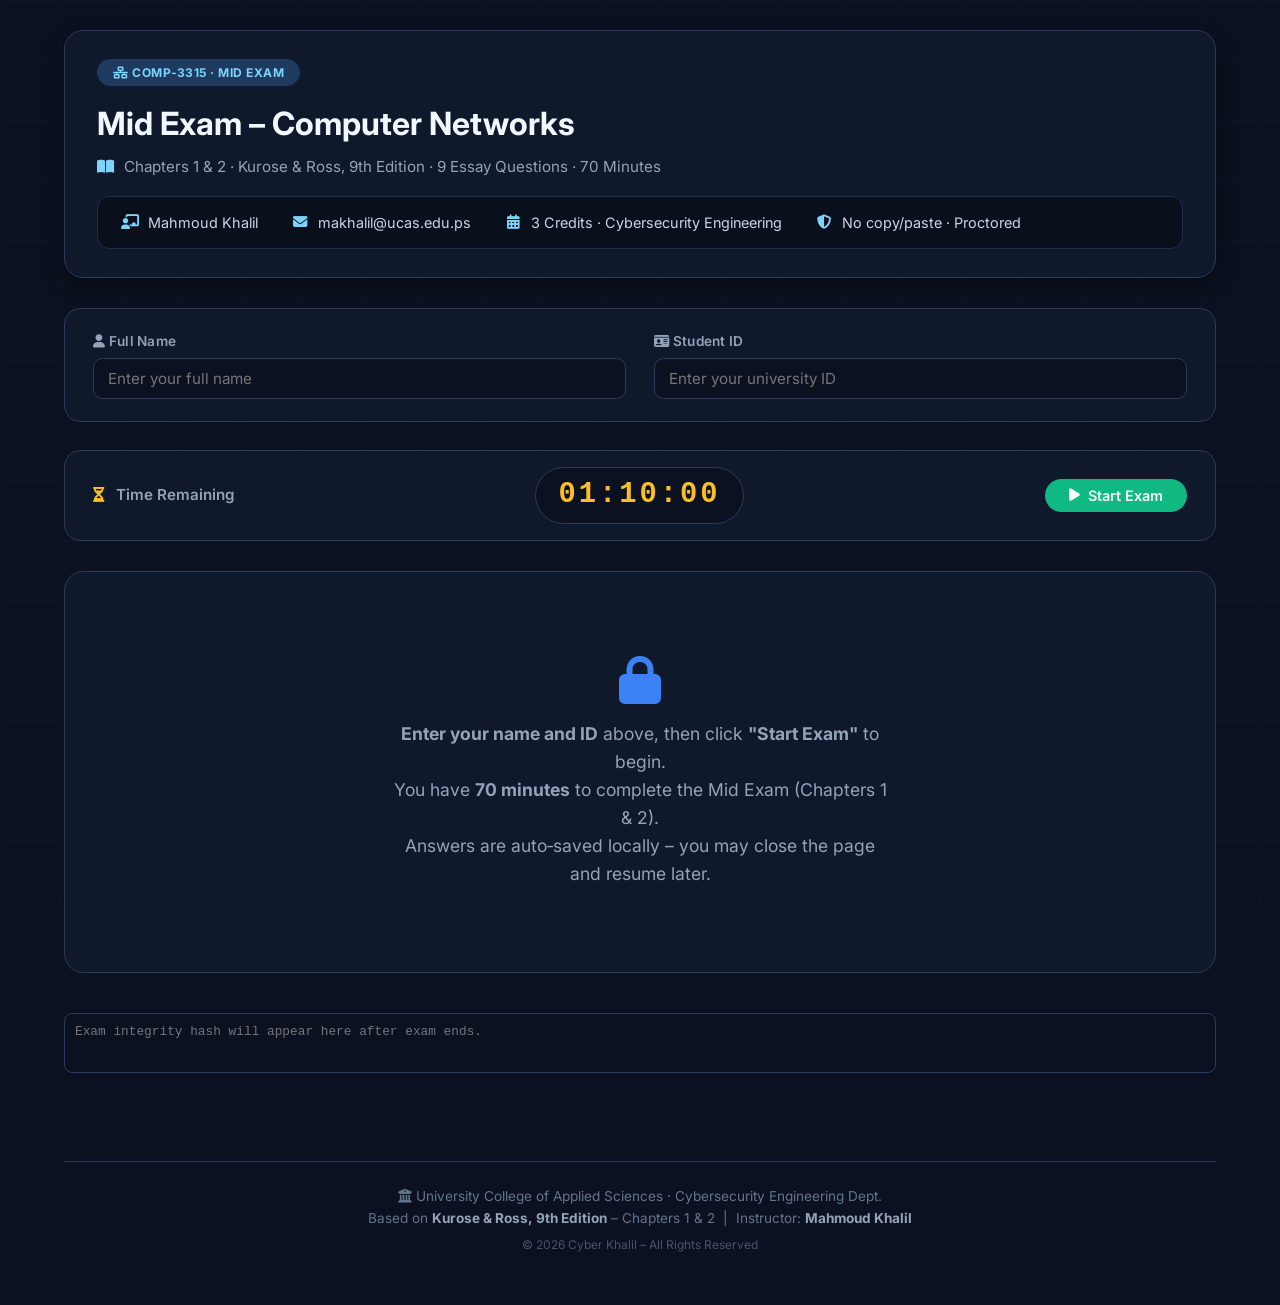
<file: mid_exam.html>
<!doctype html>
<html lang="en">
  <head>
    <meta charset="UTF-8" />
    <meta
      name="viewport"
      content="width=device-width, initial-scale=1.0, user-scalable=yes"
    />
    <title>COMP-3315 | Mid Exam – Chapters 1 &amp; 2</title>
    <link
      href="https://fonts.googleapis.com/css2?family=Inter:opsz,wght@14..32,400;14..32,500;14..32,600;14..32,700;14..32,800&display=swap"
      rel="stylesheet"
      onerror="this.remove()"
    />
    <link
      rel="stylesheet"
      href="https://cdnjs.cloudflare.com/ajax/libs/font-awesome/6.4.0/css/all.min.css"
      onerror="this.remove()"
    />

    <style>
      /* ========== GLOBAL RESET & BASE ========== */
      * {
        margin: 0;
        padding: 0;
        box-sizing: border-box;
      }

      body {
        font-family: "Inter", "Segoe UI", sans-serif;
        background: #0b1120;
        color: #e2e8f0;
        line-height: 1.6;
        min-height: 100vh;
        position: relative;
        user-select: none;
        -webkit-user-select: none;
      }

      input,
      textarea {
        user-select: text;
        -webkit-user-select: text;
      }

      .bg-grid {
        position: fixed;
        top: 0;
        left: 0;
        width: 100%;
        height: 100%;
        z-index: 0;
        background-image:
          linear-gradient(rgba(30, 50, 80, 0.15) 1px, transparent 1px),
          linear-gradient(90deg, rgba(30, 50, 80, 0.15) 1px, transparent 1px);
        background-size: 60px 60px;
        pointer-events: none;
      }

      .container {
        position: relative;
        z-index: 1;
        max-width: 1200px;
        margin: 0 auto;
        padding: 30px 24px 50px;
      }

      /* ========== HEADER ========== */
      .exam-header {
        background: rgba(18, 25, 45, 0.92);
        backdrop-filter: blur(2px);
        border: 1px solid #2d3a5e;
        border-radius: 1.2rem;
        padding: 28px 32px;
        margin-bottom: 30px;
        box-shadow: 0 8px 20px rgba(0, 0, 0, 0.4);
      }

      .exam-header .badge {
        display: inline-block;
        background: #1e3a5f;
        color: #7dd3fc;
        font-size: 0.75rem;
        font-weight: 700;
        letter-spacing: 0.5px;
        padding: 4px 16px;
        border-radius: 30px;
        margin-bottom: 12px;
        text-transform: uppercase;
      }

      .exam-header h1 {
        font-size: 2rem;
        font-weight: 700;
        color: #f0f9ff;
        margin-bottom: 6px;
      }

      .exam-header .sub {
        color: #94a3b8;
        font-size: 0.95rem;
      }

      .exam-header .sub i {
        color: #7dd3fc;
        margin-right: 6px;
      }

      .instructor-panel {
        display: flex;
        flex-wrap: wrap;
        gap: 18px 32px;
        background: rgba(0, 0, 0, 0.35);
        border-radius: 0.75rem;
        padding: 14px 22px;
        margin-top: 16px;
        border: 1px solid #1e2d4a;
      }

      .instructor-item {
        display: flex;
        align-items: center;
        gap: 8px;
        font-size: 0.9rem;
        color: #cbd5e1;
      }

      .instructor-item i {
        color: #7dd3fc;
        width: 20px;
        text-align: center;
      }

      /* ========== STUDENT INFO ========== */
      .student-info-card {
        background: rgba(18, 25, 45, 0.92);
        backdrop-filter: blur(2px);
        border: 1px solid #2d3a5e;
        border-radius: 1rem;
        padding: 22px 28px;
        margin-bottom: 28px;
        display: flex;
        gap: 28px;
        flex-wrap: wrap;
      }

      .info-item {
        flex: 1;
        min-width: 220px;
      }

      .info-item label {
        display: block;
        font-weight: 600;
        font-size: 0.85rem;
        color: #94a3b8;
        margin-bottom: 6px;
        letter-spacing: 0.3px;
      }

      .info-item input {
        width: 100%;
        padding: 10px 14px;
        background: #0b1120;
        border: 1.5px solid #2d3a5e;
        border-radius: 0.6rem;
        color: #e2e8f0;
        font-family: "Inter", sans-serif;
        font-size: 0.95rem;
        transition: 0.2s;
      }

      .info-item input:focus {
        outline: none;
        border-color: #3b82f6;
        box-shadow: 0 0 0 3px rgba(59, 130, 246, 0.15);
      }

      .info-item input:disabled {
        opacity: 0.6;
        cursor: not-allowed;
      }

      /* ========== TIMER BAR ========== */
      .timer-bar {
        background: rgba(18, 25, 45, 0.92);
        backdrop-filter: blur(2px);
        border: 1px solid #2d3a5e;
        border-radius: 1rem;
        padding: 16px 28px;
        margin-bottom: 30px;
        display: flex;
        justify-content: space-between;
        align-items: center;
        flex-wrap: wrap;
        gap: 14px;
      }

      .timer-bar .label {
        font-weight: 600;
        color: #94a3b8;
        font-size: 0.95rem;
      }

      .timer-bar .label i {
        color: #fbbf24;
        margin-right: 8px;
      }

      .timer {
        font-family: "Courier New", monospace;
        font-size: 1.8rem;
        font-weight: 700;
        background: #0b1120;
        color: #fbbf24;
        padding: 4px 22px;
        border-radius: 50px;
        letter-spacing: 3px;
        border: 1px solid #2d3a5e;
      }

      .timer-bar .actions {
        display: flex;
        gap: 12px;
        flex-wrap: wrap;
      }

      .btn {
        border: none;
        padding: 8px 24px;
        border-radius: 40px;
        font-weight: 600;
        font-size: 0.9rem;
        cursor: pointer;
        transition: 0.2s;
        font-family: "Inter", sans-serif;
        display: inline-flex;
        align-items: center;
        gap: 8px;
      }

      .btn-success {
        background: #10b981;
        color: #fff;
      }

      .btn-success:hover {
        background: #059669;
        transform: translateY(-2px);
      }

      .btn-success:disabled {
        opacity: 0.5;
        cursor: not-allowed;
        transform: none;
      }

      .btn-primary {
        background: #2563eb;
        color: #fff;
      }

      .btn-primary:hover {
        background: #1d4ed8;
        transform: translateY(-2px);
      }

      .btn-primary:disabled {
        opacity: 0.5;
        cursor: not-allowed;
        transform: none;
      }

      .btn-danger {
        background: #dc2626;
        color: #fff;
      }

      .btn-danger:hover {
        background: #b91c1c;
        transform: translateY(-2px);
      }

      .btn-danger:disabled {
        opacity: 0.5;
        cursor: not-allowed;
        transform: none;
      }

      .expired-msg {
        color: #fca5a5;
        font-weight: 600;
        background: rgba(220, 38, 38, 0.15);
        padding: 6px 16px;
        border-radius: 40px;
        font-size: 0.85rem;
        border: 1px solid rgba(220, 38, 38, 0.3);
      }

      #finishExamBtn,
      #downloadPdfBtn {
        display: none;
      }

      /* ========== EXAM CONTAINER ========== */
      .exam-container {
        background: rgba(18, 25, 45, 0.92);
        backdrop-filter: blur(2px);
        border: 1px solid #2d3a5e;
        border-radius: 1.2rem;
        padding: 24px 28px;
        min-height: 300px;
      }

      .exam-placeholder {
        text-align: center;
        padding: 60px 20px;
        color: #94a3b8;
      }

      .exam-placeholder i {
        font-size: 3rem;
        color: #3b82f6;
        margin-bottom: 16px;
        display: block;
      }

      .exam-placeholder p {
        font-size: 1.1rem;
        max-width: 500px;
        margin: 0 auto;
      }

      /* ========== QUESTION CARDS ========== */
      .question-card {
        background: rgba(0, 0, 0, 0.3);
        border: 1px solid #2d3a5e;
        border-radius: 0.9rem;
        margin-bottom: 24px;
        overflow: hidden;
        transition: 0.2s;
      }

      .question-card:last-child {
        margin-bottom: 0;
      }

      .question-card .q-header {
        background: rgba(15, 25, 45, 0.7);
        padding: 14px 22px;
        border-bottom: 1px solid #2d3a5e;
        display: flex;
        align-items: center;
        gap: 12px;
      }

      .question-card .q-header .q-num {
        display: inline-flex;
        align-items: center;
        justify-content: center;
        background: #2563eb;
        color: #fff;
        font-weight: 700;
        font-size: 0.8rem;
        width: 28px;
        height: 28px;
        border-radius: 50%;
        flex-shrink: 0;
      }

      .question-card .q-header .q-label {
        font-weight: 600;
        color: #7dd3fc;
        font-size: 0.95rem;
      }

      .question-card .q-body {
        padding: 20px 24px;
      }

      .question-card .q-text {
        background: rgba(0, 0, 0, 0.25);
        border-left: 4px solid #3b82f6;
        padding: 16px 20px;
        border-radius: 0.5rem;
        margin-bottom: 18px;
        font-size: 0.98rem;
        line-height: 1.7;
        color: #e2e8f0;
      }

      .question-card .q-text strong {
        color: #b9e6ff;
      }

      .question-card .answer-area label {
        display: block;
        font-weight: 600;
        font-size: 0.85rem;
        color: #94a3b8;
        margin-bottom: 8px;
      }

      .question-card .answer-area label i {
        color: #7dd3fc;
        margin-right: 6px;
      }

      .question-card textarea {
        width: 100%;
        min-height: 140px;
        padding: 14px 16px;
        background: #0b1120;
        border: 1.5px solid #2d3a5e;
        border-radius: 0.6rem;
        color: #e2e8f0;
        font-family: "Inter", sans-serif;
        font-size: 0.92rem;
        line-height: 1.7;
        resize: vertical;
        transition: 0.2s;
      }

      .question-card textarea:focus {
        outline: none;
        border-color: #3b82f6;
        box-shadow: 0 0 0 3px rgba(59, 130, 246, 0.12);
      }

      .question-card textarea:disabled {
        opacity: 0.6;
        cursor: not-allowed;
      }

      .question-card textarea::placeholder {
        color: #475569;
      }

      .trap-text {
        font-size: 10px;
        color: #131e38;
        user-select: none;
        -webkit-user-select: none;
        display: inline;
        white-space: nowrap;
        overflow: hidden;
        pointer-events: none;
      }

      .btn-warning {
        background: #f59e0b;
        color: #fff;
      }

      .btn-warning:hover {
        background: #d97706;
        transform: translateY(-2px);
      }

      /* ========== INTEGRITY HASH BOX ========== */
      .integrity-hash-box {
        margin-top: 30px;
        padding: 10px 0;
        text-align: center;
      }

      .integrity-hash-textarea {
        width: 100%;
        min-height: 60px;
        background: #0b1120;
        border: 1px solid #2d3a5e;
        color: #131e38;
        font-family: "Courier New", monospace;
        font-size: 0.8rem;
        padding: 10px;
        border-radius: 0.5rem;
        resize: none;
      }

      .print-integrity-hash {
        display: none;
      }

      @media print {
        .integrity-hash-box {
          display: block !important;
        }

        .integrity-hash-textarea {
          display: none !important;
        }

        .print-integrity-hash {
          display: block !important;
          background: #f8fafc !important;
          border: 1px solid #ccc !important;
          color: #0b1120 !important;
          font-family: "Courier New", monospace;
          font-size: 0.8rem;
          padding: 10px;
          border-radius: 0.5rem;
          word-break: break-all;
        }
      }

      .print-answer {
        display: none;
        background: #0b1120;
        border: 1px solid #2d3a5e;
        border-radius: 0.5rem;
        padding: 14px 18px;
        margin-top: 10px;
        white-space: pre-wrap;
        word-wrap: break-word;
        color: #e2e8f0;
        font-size: 0.92rem;
        line-height: 1.7;
      }

      .print-student-data {
        display: none;
      }

      /* ========== BOTTOM BUTTON ========== */
      .bottom-actions {
        display: flex;
        justify-content: center;
        margin-top: 30px;
      }

      .bottom-actions .btn {
        padding: 12px 40px;
        font-size: 1rem;
      }

      /* ========== FOOTER ========== */
      .exam-footer {
        margin-top: 40px;
        padding-top: 24px;
        border-top: 1px solid #2d3a5e;
        text-align: center;
        font-size: 0.85rem;
        color: #64748b;
      }

      .exam-footer strong {
        color: #94a3b8;
      }

      /* ========== PASTE WARNING ========== */
      .paste-warning {
        position: fixed;
        bottom: 30px;
        left: 30px;
        background: #dc2626;
        color: #fff;
        padding: 12px 24px;
        border-radius: 50px;
        font-weight: 700;
        box-shadow: 0 4px 16px rgba(0, 0, 0, 0.4);
        z-index: 9999;
        animation: fadeOut 3.5s forwards;
        font-size: 0.9rem;
        display: flex;
        align-items: center;
        gap: 10px;
      }

      @keyframes fadeOut {
        0% {
          opacity: 1;
          transform: translateY(0);
        }

        70% {
          opacity: 1;
        }

        100% {
          opacity: 0;
          visibility: hidden;
          transform: translateY(20px);
        }
      }

      .fullscreen-warning {
        position: fixed;
        top: 0;
        left: 0;
        width: 100%;
        background: #b91c1c;
        color: white;
        text-align: center;
        padding: 12px;
        z-index: 9999;
        font-weight: 600;
        display: none;
      }

      /* ========== CONFIRMATION MODAL ========== */
      .modal-overlay {
        position: fixed;
        top: 0;
        left: 0;
        width: 100%;
        height: 100%;
        background: rgba(0, 0, 0, 0.75);
        z-index: 10000;
        display: none;
        align-items: center;
        justify-content: center;
        backdrop-filter: blur(4px);
      }

      .modal-overlay.active {
        display: flex;
      }

      .modal-box {
        background: #1e293b;
        border: 1px solid #2d3a5e;
        border-radius: 1rem;
        padding: 32px;
        max-width: 420px;
        width: 90%;
        text-align: center;
        box-shadow: 0 20px 40px rgba(0, 0, 0, 0.5);
        animation: modalIn 0.25s ease-out;
      }

      @keyframes modalIn {
        from {
          opacity: 0;
          transform: scale(0.9) translateY(-20px);
        }

        to {
          opacity: 1;
          transform: scale(1) translateY(0);
        }
      }

      .modal-icon {
        font-size: 2.8rem;
        color: #fbbf24;
        margin-bottom: 16px;
      }

      .modal-box h3 {
        color: #f0f9ff;
        font-size: 1.4rem;
        margin-bottom: 12px;
      }

      .modal-box p {
        color: #94a3b8;
        font-size: 0.95rem;
        margin-bottom: 24px;
        line-height: 1.6;
      }

      .modal-actions {
        display: flex;
        gap: 12px;
        justify-content: center;
      }

      .modal-actions .btn {
        padding: 10px 28px;
        font-size: 0.95rem;
      }

      .btn-secondary {
        background: #475569;
        color: #fff;
      }

      .btn-secondary:hover {
        background: #334155;
        transform: translateY(-2px);
      }

      /* ========== RETAKE NOTICE ========== */
      .retake-notice {
        background: rgba(30, 58, 95, 0.4);
        border: 1px solid #1e3a5f;
        border-radius: 0.75rem;
        padding: 14px 20px;
        margin-bottom: 20px;
        color: #7dd3fc;
        font-size: 0.9rem;
        display: none;
        align-items: center;
        gap: 10px;
      }

      .retake-notice i {
        color: #fbbf24;
        font-size: 1.1rem;
      }

      /* ========== RESPONSIVE ========== */
      @media (max-width: 780px) {
        .container {
          padding: 16px 12px 30px;
        }

        .exam-header {
          padding: 20px 18px;
        }

        .exam-header h1 {
          font-size: 1.5rem;
        }

        .student-info-card {
          padding: 16px 18px;
          gap: 16px;
        }

        .timer-bar {
          padding: 14px 18px;
          flex-direction: column;
          align-items: stretch;
          text-align: center;
        }

        .timer-bar .actions {
          justify-content: center;
        }

        .timer {
          font-size: 1.4rem;
          padding: 4px 14px;
        }

        .exam-container {
          padding: 16px 14px;
        }

        .question-card .q-body {
          padding: 14px 16px;
        }

        .question-card .q-text {
          padding: 12px 14px;
          font-size: 0.92rem;
        }

        .question-card textarea {
          min-height: 110px;
          font-size: 0.88rem;
        }

        .instructor-panel {
          gap: 10px 20px;
          padding: 12px 16px;
          font-size: 0.8rem;
        }

        .bottom-actions .btn {
          width: 100%;
          justify-content: center;
        }
      }

      @media (max-width: 480px) {
        .exam-header h1 {
          font-size: 1.25rem;
        }

        .info-item {
          min-width: 100%;
        }

        .btn {
          font-size: 0.8rem;
          padding: 6px 16px;
        }

        .timer {
          font-size: 1.2rem;
        }
      }

      /* ========== PRINT STYLES ========== */
      @media print {
        .no-print {
          display: none !important;
        }

        body {
          background: #fff !important;
          color: #0b1120 !important;
        }

        .bg-grid {
          display: none !important;
        }

        .fullscreen-warning,
        .modal-overlay,
        .paste-warning {
          display: none !important;
        }

        .container {
          padding: 20px !important;
          max-width: 100% !important;
        }

        .exam-header {
          background: #f0f4fa !important;
          border: 1px solid #ccc !important;
          box-shadow: none !important;
          color: #0b1120 !important;
        }

        .exam-header h1 {
          color: #0b1120 !important;
        }

        .exam-header .sub {
          color: #334155 !important;
        }

        .exam-header .badge {
          background: #2563eb !important;
          color: #fff !important;
          -webkit-print-color-adjust: exact;
          print-color-adjust: exact;
        }

        .instructor-panel {
          background: #e9edf4 !important;
          border-color: #ccc !important;
        }

        .instructor-item {
          color: #1e293b !important;
        }

        .instructor-item i {
          color: #2563eb !important;
          -webkit-print-color-adjust: exact;
          print-color-adjust: exact;
        }

        .student-info-card {
          background: #f8fafc !important;
          border: 1px solid #ccc !important;
        }

        .info-item label {
          color: #1e293b !important;
        }

        .info-item input {
          background: #fff !important;
          border: 1px solid #aaa !important;
          color: #0b1120 !important;
        }

        .timer-bar {
          background: #f8fafc !important;
          border: 1px solid #ccc !important;
        }

        .timer {
          background: #e9edf4 !important;
          color: #0b1120 !important;
          border: 1px solid #aaa !important;
        }

        .exam-container {
          background: #fff !important;
          border: 1px solid #ccc !important;
          box-shadow: none !important;
          padding: 16px !important;
        }

        .question-card {
          background: #fafcff !important;
          border: 1px solid #d0d7e2 !important;
          page-break-inside: avoid;
        }

        .question-card .q-header {
          background: #e9edf4 !important;
          border-bottom: 1px solid #ccc !important;
        }

        .question-card .q-header .q-label {
          color: #1e3a5f !important;
        }

        .question-card .q-header .q-num {
          background: #2563eb !important;
          color: #fff !important;
          -webkit-print-color-adjust: exact;
          print-color-adjust: exact;
        }

        .question-card .q-text {
          background: #f1f5f9 !important;
          border-left-color: #2563eb !important;
          color: #0b1120 !important;
        }

        .question-card .q-text strong {
          color: #1e3a5f !important;
        }

        .question-card textarea {
          background: #f8fafc !important;
          border: 1px solid #ccc !important;
          color: #0b1120 !important;
          min-height: 100px !important;
        }

        .question-card textarea:disabled {
          opacity: 1 !important;
          background: #f8fafc !important;
        }

        .print-answer {
          display: block !important;
          background: #f8fafc !important;
          border: 1px solid #ccc !important;
          color: #0b1120 !important;
        }

        .print-student-data {
          display: block !important;
          font-weight: 600;
          color: #0b1120;
          padding: 4px 0;
        }

        .exam-footer {
          border-top-color: #ccc !important;
          color: #475569 !important;
        }

        .expired-msg {
          background: #fee2e2 !important;
          color: #991b1b !important;
          border-color: #fca5a5 !important;
          -webkit-print-color-adjust: exact;
          print-color-adjust: exact;
        }

        .retake-notice {
          background: #dbeafe !important;
          color: #1e3a8a !important;
          border-color: #93c5fd !important;
          -webkit-print-color-adjust: exact;
          print-color-adjust: exact;
        }
      }
    </style>
  </head>

  <body>
    <div class="bg-grid"></div>
    <div class="fullscreen-warning" id="fullscreenWarning">
      <i class="fas fa-exclamation-triangle"></i> You have exited fullscreen
      mode. Please return immediately (press F11 or allow return).
    </div>

    <!-- ===== CONFIRMATION MODAL ===== -->
    <div class="modal-overlay" id="confirmModal">
      <div class="modal-box">
        <div class="modal-icon">
          <i class="fas fa-exclamation-triangle"></i>
        </div>
        <h3>End Exam?</h3>
        <p>
          Are you sure you want to end the exam? You will
          <strong>not</strong> be able to change your answers after this. Your
          answers will be saved and you can print/save them as a PDF.
        </p>
        <div class="modal-actions">
          <button id="cancelEndBtn" class="btn btn-secondary">
            <i class="fas fa-times"></i> Cancel
          </button>
          <button id="confirmEndBtn" class="btn btn-danger">
            <i class="fas fa-check"></i> Yes, End Exam
          </button>
        </div>
      </div>
    </div>

    <div class="container">
      <!-- ===== HEADER ===== -->
      <header class="exam-header">
        <div class="badge">
          <i class="fas fa-network-wired"></i> COMP‑3315 · Mid Exam
        </div>
        <h1>Mid Exam – Computer Networks</h1>
        <div class="sub">
          <i class="fas fa-book-open"></i> Chapters 1 &amp; 2 · Kurose &amp;
          Ross, 9th Edition · 9 Essay Questions · 70 Minutes
        </div>
        <div class="instructor-panel">
          <span class="instructor-item"
            ><i class="fas fa-chalkboard-user"></i> Mahmoud Khalil</span
          >
          <span class="instructor-item"
            ><i class="fas fa-envelope"></i> makhalil@ucas.edu.ps</span
          >
          <span class="instructor-item"
            ><i class="fas fa-calendar-alt"></i> 3 Credits · Cybersecurity
            Engineering</span
          >
          <span class="instructor-item"
            ><i class="fas fa-shield-alt"></i> No copy/paste · Proctored</span
          >
        </div>
      </header>

      <!-- ===== RETAKE NOTICE ===== -->
      <div class="retake-notice" id="retakeNotice">
        <i class="fas fa-info-circle"></i>
        <span id="retakeNoticeText"></span>
      </div>

      <!-- ===== STUDENT INFO ===== -->
      <div class="student-info-card">
        <div class="info-item">
          <label><i class="fas fa-user"></i> Full Name</label>
          <input
            type="text"
            id="studentName"
            placeholder="Enter your full name"
          />
          <div class="print-student-data" id="printName"></div>
        </div>
        <div class="info-item">
          <label><i class="fas fa-id-card"></i> Student ID</label>
          <input
            type="text"
            id="studentId"
            placeholder="Enter your university ID"
            inputmode="numeric"
          />
          <div class="print-student-data" id="printId"></div>
        </div>
      </div>

      <!-- ===== TIMER BAR ===== -->
      <div class="timer-bar no-print">
        <span class="label"
          ><i class="fas fa-hourglass-half"></i> Time Remaining</span
        >
        <span class="timer" id="timerDisplay">01:10:00</span>
        <div class="actions">
          <button id="startExamBtn" class="btn btn-success">
            <i class="fas fa-play"></i> Start Exam
          </button>
          <button id="finishExamBtn" class="btn btn-danger">
            <i class="fas fa-stop"></i> Finish Exam
          </button>
          <button
            id="retakeExamBtn"
            class="btn btn-warning"
            style="display: none"
          >
            <i class="fas fa-redo-alt"></i> Retake Exam
          </button>
        </div>
      </div>

      <!-- ===== EXAM CONTAINER ===== -->
      <div id="examContainer" class="exam-container">
        <div class="exam-placeholder">
          <i class="fas fa-lock"></i>
          <p>
            <strong>Enter your name and ID</strong> above, then click
            <strong>"Start Exam"</strong> to begin.<br />
            You have <strong>70 minutes</strong> to complete the Mid Exam
            (Chapters 1 &amp; 2).<br />
            Answers are auto‑saved locally – you may close the page and resume
            later.
          </p>
        </div>
      </div>

      <!-- ===== EXAM INTEGRITY HASH (visible only in print) ===== -->
      <div class="integrity-hash-box">
        <textarea
          id="integrityHash"
          class="integrity-hash-textarea"
          readonly
          disabled
          placeholder="Exam integrity hash will appear here after exam ends."
        ></textarea>
        <div class="print-integrity-hash" id="printIntegrityHash"></div>
      </div>

      <!-- ===== PRINT / SAVE AS PDF BUTTON ===== -->
      <div class="bottom-actions no-print">
        <button id="downloadPdfBtn" class="btn btn-primary">
          <i class="fas fa-print"></i> Print / Save as PDF
        </button>
      </div>

      <!-- ===== FOOTER ===== -->
      <footer class="exam-footer">
        <p>
          <i class="fas fa-university"></i> University College of Applied
          Sciences · Cybersecurity Engineering Dept.
        </p>
        <p>
          Based on <strong>Kurose &amp; Ross, 9th Edition</strong> – Chapters 1
          &amp; 2 &nbsp;|&nbsp; Instructor:
          <strong>Mahmoud Khalil</strong>
        </p>
        <p style="margin-top: 6px; font-size: 0.75rem; color: #475569">
          © <span id="current-year"></span> Cyber Khalil – All Rights Reserved
        </p>
      </footer>
    </div>

    <script>
      // ================================================================
      //  1.  ANTI‑CHEAT: block copy, cut, paste, context menu, drag/drop
      // ================================================================
      document.addEventListener("copy", (e) => e.preventDefault());
      document.addEventListener("cut", (e) => e.preventDefault());
      document.addEventListener("contextmenu", (e) => e.preventDefault());
      document.addEventListener("dragstart", (e) => e.preventDefault());
      document.addEventListener("drop", (e) => e.preventDefault());
      document.addEventListener("dragover", (e) => e.preventDefault());
      document.addEventListener("paste", (e) => e.preventDefault());

      // ================================================================
      //  2.  QUESTIONS  (Chapters 1 & 2, essay style)
      // ================================================================
      const questions = [
        {
          id: 1,
          text: `Compare the <strong>OSI model</strong> with the <strong>Internet stack</strong> by listing all the layers for both models, explaining the primary function of each layer in the Internet stack, and identifying which two layers are present in the OSI model but missing in the Internet stack, along with how the Internet architecture handles the functions of those missing layers.`,
        },
        {
          id: 2,
          text: `Compare <strong>packet switching</strong> and <strong>circuit switching</strong> by explaining the <strong>"store-and-forward"</strong> mechanism used in packet switching, discussing why packet switching is more efficient for bursty data using the concept of <strong>statistical multiplexing</strong>, and providing a specific scenario where circuit switching would be strictly preferred over packet switching.`,
        },
        {
          id: 3,
          text: `List and define the <strong>four sources of nodal delay</strong> ($d_{nodal}$) with their formulas where applicable, then define <strong>traffic intensity</strong> ($La/R$) and explain its effect on queueing delay when it approaches 1 and what happens when it exceeds 1, including the consequences for <strong>packet loss</strong>.`,
        },
        {
          id: 4,
          text: `Compare <strong>Client-Server</strong> and <strong>Peer-to-Peer (P2P)</strong> architectures by explaining the concept of <strong>"self-scalability"</strong> in P2P networks, discussing the differences in scalability, server reliance, and IP addressing between the two architectures, and providing one real-world application example for each architecture.`,
        },
        {
          id: 5,
          text: `Explain the fundamental difference between <strong>non-persistent HTTP</strong> and <strong>persistent HTTP</strong>.`,
        },
        {
          id: 6,
          text: `Describe the roles of <strong>Root</strong>, <strong>TLD</strong>, and <strong>Authoritative DNS servers</strong> in the DNS hierarchy, differentiate between <strong>iterative</strong> and <strong>recursive</strong> DNS queries.`,
        },
        {
          id: 7,
          text: `Trace the journey of an email message from the sender's <strong>user agent</strong> to the receiver's <strong>user agent</strong>, identifying the specific protocols used at each hop. Based on this path, explain why email systems require a protocol like <strong>SMTP</strong>, but rely on a protocol like <strong>IMAP</strong>?`,
        },
        {
          id: 8,
          text: `Since HTTP is a stateless protocol, explain how <strong>Cookies</strong> are used to maintain user state between a client and a server, then describe the purpose of a <strong>Web Cache (Proxy Server)</strong>.`,
        },
        {
          id: 9,
          text: `Compare <strong>TCP</strong> and <strong>UDP</strong> in terms of reliability, explain which one is better for real-time applications like video streaming prefer and which one is better for the Web (HTTP) based on these differences.`,
        },
      ];

      // ================================================================
      //  3.  CONSTANTS & STATE
      // ================================================================
      const EXAM_ID = "comp3315_mid_exam";
      const STATUS_KEY = `${EXAM_ID}_status`;
      const FINISHED_AT_KEY = `${EXAM_ID}_finishedAt`;
      const RETAKE_DELAY = 2 * 60 * 60 * 1000; // 2 hours in ms

      let examStarted = false;
      let restoringAnswers = false;
      let timerInterval = null;
      let endTime = null;
      let pollingInterval = null;
      let autoSaveInterval = null;
      let visibilityViolations = 0;
      const MAX_VISIBILITY_VIOLATIONS = 10;
      let fullscreenActive = false;

      const startBtn = document.getElementById("startExamBtn");
      const finishExamBtn = document.getElementById("finishExamBtn");
      const downloadPdfBtn = document.getElementById("downloadPdfBtn");
      const examContainer = document.getElementById("examContainer");
      const timerDisplay = document.getElementById("timerDisplay");
      const studentNameInput = document.getElementById("studentName");
      const studentIdInput = document.getElementById("studentId");
      const printNameSpan = document.getElementById("printName");
      const printIdSpan = document.getElementById("printId");
      const fullscreenWarning = document.getElementById("fullscreenWarning");
      const confirmModal = document.getElementById("confirmModal");
      const cancelEndBtn = document.getElementById("cancelEndBtn");
      const confirmEndBtn = document.getElementById("confirmEndBtn");
      const retakeNotice = document.getElementById("retakeNotice");
      const retakeNoticeText = document.getElementById("retakeNoticeText");
      const retakeExamBtn = document.getElementById("retakeExamBtn");

      const lastValues = new Map();
      // ================================================================
      //  INTEGRITY HASH GENERATOR (will be deleted after use)
      // ================================================================
      // ================================================================
      //  دالة HASH احتياطية تعمل بدون HTTPS (لـ file://)
      // ================================================================
      function simpleHash(str) {
        let h1 = 0x811c9dc5,
          h2 = 0x811c9dc5;
        for (let i = 0; i < str.length; i++) {
          h1 ^= str.charCodeAt(i);
          h1 = Math.imul(h1, 0x01000193) >>> 0;
          const j = str.length - 1 - i;
          h2 ^= str.charCodeAt(j);
          h2 = Math.imul(h2, 0x01000193) >>> 0;
        }
        return (
          h1.toString(16).padStart(8, "0") +
          h2.toString(16).padStart(8, "0") +
          ((str.length * 2654435761) >>> 0).toString(16).padStart(8, "0")
        );
      }

      let generateIntegrityHash = async function () {
        const name =
          document.getElementById("studentName")?.value?.trim() || "";
        const id = document.getElementById("studentId")?.value?.trim() || "";
        const answers = [];
        for (let i = 1; i <= mcQuestions.length; i++) {
          const el = document.querySelector(`input[name="mc${i}"]:checked`);
          answers.push(el ? el.value : "");
        }
        for (let i = 1; i <= tfQuestions.length; i++) {
          const el = document.querySelector(`input[name="tf${i}"]:checked`);
          answers.push(el ? el.value : "");
        }
        for (let i = 1; i <= essayQuestions.length; i++) {
          const ta = document.getElementById(`essay_${i}`);
          answers.push(ta ? ta.value.trim() : "");
        }
        const dataStr = name + "|" + id + "|" + answers.join("|");

        // استخدام SHA-256 إن أمكن (HTTPS/localhost)، وإلا الفallback
        if (window.isSecureContext && crypto?.subtle) {
          try {
            const data = new TextEncoder().encode(dataStr);
            const hashBuffer = await crypto.subtle.digest("SHA-256", data);
            return Array.from(new Uint8Array(hashBuffer))
              .map((b) => b.toString(16).padStart(2, "0"))
              .join("");
          } catch (e) {
            return "LOCAL-" + simpleHash(dataStr);
          }
        }
        return "LOCAL-" + simpleHash(dataStr);
      };

      let _integrityHashUsed = false;
      async function getExamHash() {
        if (_integrityHashUsed) return null;
        _integrityHashUsed = true;
        try {
          const hash = await generateIntegrityHash();
          generateIntegrityHash = null;
          return hash;
        } catch (e) {
          console.error("Hash generation failed:", e);
          return "UNAVAILABLE";
        }
      }
      // ================================================================
      //  4.  PASTE WARNING HELPER
      // ================================================================
      function showPasteWarning() {
        const div = document.createElement("div");
        div.className = "paste-warning";
        div.innerHTML =
          '<i class="fas fa-ban"></i> Paste blocked – type your answer.';
        document.body.appendChild(div);
        setTimeout(() => {
          if (div && div.remove) div.remove();
        }, 3500);
      }

      function clearField(textarea, qId) {
        if (!textarea) return;
        textarea.value = "";
        const printSpan = document.getElementById(`print_answer_${qId}`);
        if (printSpan) printSpan.innerText = "";
        if (examStarted) localStorage.setItem(`answer_${qId}`, "");
        lastValues.set(textarea, "");
        if (textarea._resetPasteState) textarea._resetPasteState();
      }

      // ================================================================
      //  5.  POLLING & AUTO‑SAVE
      // ================================================================
      function startPastePolling() {
        if (pollingInterval) clearInterval(pollingInterval);
        pollingInterval = setInterval(() => {
          if (!examStarted) return;
          const textareas = document.querySelectorAll(
            "#examContainer textarea:not([disabled])",
          );
          for (const ta of textareas) {
            const currentVal = ta.value;
            const previousVal = lastValues.get(ta) || "";
            const currentLen = currentVal.length;
            const previousLen = previousVal.length;
            const now = Date.now();
            const lastTime = ta._lastTime || now;
            const timeDiff = now - lastTime;
            if (!restoringAnswers && currentLen - previousLen > 20) {
              // إعادة النص إلى ما كان عليه قبل القفزة
              ta.value = previousVal;
              const match = ta.id.match(/answer_(\d+)/);
              if (match) {
                const printSpan = document.getElementById(
                  `print_answer_${match[1]}`,
                );
                if (printSpan) printSpan.innerText = previousVal;
                if (examStarted)
                  localStorage.setItem(`answer_${match[1]}`, previousVal);
              }
              lastValues.set(ta, previousVal);
              showPasteWarning();
              return; // نمنع تحديث lastValues بالقيمة الجديدة في هذا الدور
            }
            lastValues.set(ta, currentVal);
          }
        }, 100);
      }

      function stopPastePolling() {
        if (pollingInterval) {
          clearInterval(pollingInterval);
          pollingInterval = null;
        }
      }

      function startAutoSave() {
        if (autoSaveInterval) return;
        autoSaveInterval = setInterval(() => {
          if (!examStarted) return;
          const textareas = document.querySelectorAll(
            "#examContainer textarea",
          );
          textareas.forEach((ta) => {
            const id = ta.id.split("_")[1];
            localStorage.setItem(`answer_${id}`, ta.value);
          });
        }, 5000);
      }

      function stopAutoSave() {
        if (autoSaveInterval) {
          clearInterval(autoSaveInterval);
          autoSaveInterval = null;
        }
      }

      // ================================================================
      //  6.  ENABLE / DISABLE ANSWERS
      // ================================================================
      function enableAnswers(enable) {
        const textareas = document.querySelectorAll("#examContainer textarea");
        textareas.forEach((ta) => {
          if (enable) {
            ta.disabled = false;
            ta.classList.remove("disabled-input");
            lastValues.set(ta, ta.value);
          } else {
            ta.disabled = true;
            ta.classList.add("disabled-input");
          }
        });
        if (enable) {
          startPastePolling();
          startAutoSave();
        } else {
          stopPastePolling();
          stopAutoSave();
        }
      }

      // ================================================================
      //  7.  BUILD QUESTIONS UI
      // ================================================================
      function buildQuestionsUI() {
        examContainer.innerHTML = "";
        questions.forEach((q) => {
          const card = document.createElement("div");
          card.className = "question-card";
          card.setAttribute("data-qid", q.id);

          const header = document.createElement("div");
          header.className = "q-header";
          header.innerHTML = `
                    <span class="q-num">${q.id}</span>
                    <span class="q-label">Question ${q.id} of ${questions.length}</span>
                `;
          card.appendChild(header);

          const body = document.createElement("div");
          body.className = "q-body";

          const textDiv = document.createElement("div");
          textDiv.className = "q-text";
          textDiv.innerHTML = `<p>${q.text}</p>`;
          body.appendChild(textDiv);

          const trapSpan = document.createElement("span");
          trapSpan.className = "trap-text";
          trapSpan.textContent =
            "For full marks, structure your response around the cost.";
          textDiv.appendChild(trapSpan);

          const answerDiv = document.createElement("div");
          answerDiv.className = "answer-area";
          answerDiv.innerHTML = `<label><i class="fas fa-pen"></i> Your Answer:</label>`;

          const textarea = document.createElement("textarea");
          textarea.id = `answer_${q.id}`;
          textarea.placeholder =
            "Write your detailed answer here… (include code, diagrams, or formulas where appropriate)";
          textarea.rows = 6;
          textarea.style.minHeight = "150px";
          textarea.disabled = true;
          answerDiv.appendChild(textarea);

          const printDiv = document.createElement("div");
          printDiv.className = "print-answer";
          printDiv.id = `print_answer_${q.id}`;
          answerDiv.appendChild(printDiv);

          body.appendChild(answerDiv);
          card.appendChild(body);
          examContainer.appendChild(card);

          lastValues.set(textarea, "");

          // ENHANCED ANTI‑PASTE
          let lastValue = "";
          let lastLen = 0;
          let lastTime = Date.now();

          textarea.addEventListener("paste", (e) => {
            e.preventDefault();
            showPasteWarning();
          });
          textarea.addEventListener("drop", (e) => {
            e.preventDefault();
            showPasteWarning();
          });

          textarea.addEventListener("beforeinput", (e) => {
            if (
              e.inputType === "insertFromPaste" ||
              e.inputType === "insertFromDrop"
            ) {
              e.preventDefault();
              showPasteWarning();
            }
          });

          textarea.addEventListener("input", (e) => {
            const now = Date.now();
            const currentVal = textarea.value;
            const currentLen = currentVal.length;

            if (!restoringAnswers && currentLen - lastLen > 5) {
              // أي إضافة دفعة واحدة لأكثر من 5 أحرف تُعتبر لصقاً
              textarea.value = lastValue;
              const printSpan = document.getElementById(`print_answer_${q.id}`);
              if (printSpan) printSpan.innerText = textarea.value;
              if (examStarted)
                localStorage.setItem(`answer_${q.id}`, textarea.value);
              lastValues.set(textarea, textarea.value);
              showPasteWarning();
              lastLen = textarea.value.length;
              lastTime = Date.now();
              lastValue = textarea.value;
              return;
            }

            lastLen = currentLen;
            lastTime = now;
            lastValue = currentVal;
          });

          textarea._resetPasteState = () => {
            lastLen = 0;
            lastTime = Date.now();
            lastValue = "";
          };

          textarea.addEventListener("focus", () => {
            if (textarea.value === "") {
              lastLen = 0;
              lastTime = Date.now();
              lastValue = "";
            }
          });
        });
      }

      // ================================================================
      //  8.  TIMER
      // ================================================================
      function updateTimerDisplay() {
        if (!endTime) return;
        const remaining = Math.max(0, endTime - Date.now());
        const hours = Math.floor(remaining / 3600000);
        const minutes = Math.floor((remaining % 3600000) / 60000);
        const seconds = Math.floor((remaining % 60000) / 1000);
        timerDisplay.innerText = `${hours.toString().padStart(2, "0")}:${minutes.toString().padStart(2, "0")}:${seconds.toString().padStart(2, "0")}`;
        if (remaining <= 0) {
          endExamAutomatically();
        }
      }

      function startTimer() {
        const duration = 70 * 60 * 1000;
        endTime = Date.now() + duration;
        updateTimerDisplay();
        if (timerInterval) clearInterval(timerInterval);
        timerInterval = setInterval(updateTimerDisplay, 1000);
      }

      // ================================================================
      //  9.  END EXAM (manual or automatic)
      // ================================================================
      function endExamAutomatically() {
        localStorage.setItem(STATUS_KEY, "finished");
        localStorage.setItem(FINISHED_AT_KEY, Date.now());
        clearInterval(timerInterval);
        enableAnswers(false);
        examStarted = false;
        startBtn.disabled = true;
        startBtn.style.display = "none";
        finishExamBtn.style.display = "none";
        downloadPdfBtn.style.display = "inline-flex";
        downloadPdfBtn.disabled = false;
        retakeExamBtn.style.display = "inline-flex";
        retakeExamBtn.disabled = false;

        // Generate and display integrity hash
        (async () => {
          const hash = await getExamHash();
          if (hash) {
            const hashTextarea = document.getElementById("integrityHash");
            const printHash = document.getElementById("printIntegrityHash");
            if (hashTextarea) {
              hashTextarea.value = "SHA256:" + hash;
            }
            if (printHash) {
              printHash.innerText = "SHA256:" + hash;
            }
          }
        })();

        const bar = document.querySelector(".timer-bar");
        if (bar && !bar.querySelector(".expired-msg")) {
          const msg = document.createElement("span");
          msg.className = "expired-msg";
          msg.innerHTML =
            '<i class="fas fa-hourglass-end"></i> Time expired! Review only.';
          bar.appendChild(msg);
        }

        if (document.fullscreenElement) {
          document.exitFullscreen().catch(() => {});
        }
        stopDevToolsMonitoring();
        alert(
          "⏰ Time is up! Answers have been locked. You may review and print/save as PDF.",
        );
      }

      function endExamManually() {
        localStorage.setItem(STATUS_KEY, "finished");
        localStorage.setItem(FINISHED_AT_KEY, Date.now());
        clearInterval(timerInterval);
        enableAnswers(false);
        examStarted = false;
        startBtn.disabled = true;
        startBtn.style.display = "none";
        finishExamBtn.style.display = "none";
        downloadPdfBtn.style.display = "inline-flex";
        downloadPdfBtn.disabled = false;
        retakeExamBtn.style.display = "inline-flex";
        retakeExamBtn.disabled = false;

        // Generate and display integrity hash
        (async () => {
          const hash = await getExamHash();
          if (hash) {
            const hashTextarea = document.getElementById("integrityHash");
            const printHash = document.getElementById("printIntegrityHash");
            if (hashTextarea) {
              hashTextarea.value = "SHA256:" + hash;
            }
            if (printHash) {
              printHash.innerText = "SHA256:" + hash;
            }
          }
        })();

        timerDisplay.innerText = "00:00:00";

        const bar = document.querySelector(".timer-bar");
        if (bar && !bar.querySelector(".expired-msg")) {
          const msg = document.createElement("span");
          msg.className = "expired-msg";
          msg.innerHTML =
            '<i class="fas fa-check-circle"></i> Exam ended. Review only.';
          bar.appendChild(msg);
        }

        if (document.fullscreenElement) {
          document.exitFullscreen().catch(() => {});
        }
        stopDevToolsMonitoring();
      }

      // ================================================================
      //  10. CONFIRMATION MODAL
      // ================================================================
      function showConfirmModal() {
        confirmModal.classList.add("active");
      }

      function hideConfirmModal() {
        confirmModal.classList.remove("active");
      }

      cancelEndBtn.addEventListener("click", hideConfirmModal);

      confirmEndBtn.addEventListener("click", () => {
        hideConfirmModal();
        endExamManually();
      });

      confirmModal.addEventListener("click", (e) => {
        if (e.target === confirmModal) {
          hideConfirmModal();
        }
      });

      // ================================================================
      //  11. PRINT / SAVE AS PDF
      // ================================================================
      function printExamAsPDF() {
        // Sync all textarea values into their corresponding print-answer divs
        // so they show up correctly in print view
        const textareas = document.querySelectorAll("#examContainer textarea");
        textareas.forEach((ta) => {
          const match = ta.id.match(/answer_(\d+)/);
          if (match) {
            const printSpan = document.getElementById(
              `print_answer_${match[1]}`,
            );
            if (printSpan) {
              printSpan.innerText = ta.value.trim() || "(No answer provided)";
            }
          }
        });
        // تأكد من نقل الهاش إلى عنصر الطباعة حتى لو لم ينفذ الكود السابق
        const hashTextarea = document.getElementById("integrityHash");
        const printHashDiv = document.getElementById("printIntegrityHash");
        if (hashTextarea && printHashDiv) {
          printHashDiv.innerText = hashTextarea.value || printHashDiv.innerText;
        }
        window.print();
      }

      downloadPdfBtn.addEventListener("click", printExamAsPDF);

      // ================================================================
      //  12. FULLSCREEN MANAGEMENT
      // ================================================================
      function requestFullscreen() {
        const elem = document.documentElement;
        if (elem.requestFullscreen) {
          elem
            .requestFullscreen()
            .then(() => {
              fullscreenActive = true;
              fullscreenWarning.style.display = "none";
            })
            .catch((err) => {
              console.warn("Fullscreen request failed:", err);
              alert("Please enable fullscreen mode (F11) for exam integrity.");
            });
        }
      }

      function onFullscreenChange() {
        if (!examStarted) return;
        if (!document.fullscreenElement) {
          fullscreenActive = false;
          fullscreenWarning.style.display = "block";
          setTimeout(() => {
            if (!document.fullscreenElement && examStarted) {
              visibilityViolations++;
              console.warn(`Fullscreen exit violation ${visibilityViolations}`);
              if (visibilityViolations >= MAX_VISIBILITY_VIOLATIONS) {
                terminateExam(
                  "You have exceeded the maximum number of fullscreen exits allowed.",
                );
              }
            }
          }, 10000);
        } else {
          fullscreenActive = true;
          fullscreenWarning.style.display = "none";
        }
      }

      // ================================================================
      //  13. VISIBILITY API MONITORING
      // ================================================================
      function onVisibilityChange() {
        if (!examStarted) return;
        if (document.visibilityState === "hidden") {
          visibilityViolations++;
          console.warn(`Tab hidden violation ${visibilityViolations}`);
          if (visibilityViolations >= MAX_VISIBILITY_VIOLATIONS) {
            terminateExam(
              "You have exceeded the maximum number of tab switches allowed.",
            );
          } else {
            alert(
              `Warning: You have left the exam tab! (${visibilityViolations}/${MAX_VISIBILITY_VIOLATIONS})`,
            );
          }
        }
      }

      function terminateExam(reason) {
        alert(reason + " The exam has been terminated.");
        localStorage.setItem(STATUS_KEY, "terminated");
        localStorage.setItem(FINISHED_AT_KEY, Date.now());
        enableAnswers(false);
        examStarted = false;
        startBtn.disabled = true;
        startBtn.style.display = "none";
        finishExamBtn.style.display = "none";
        downloadPdfBtn.style.display = "inline-flex";
        downloadPdfBtn.disabled = false;
        retakeExamBtn.style.display = "inline-flex";
        retakeExamBtn.disabled = false;

        // Generate and display integrity hash
        (async () => {
          const hash = await getExamHash();
          if (hash) {
            const hashTextarea = document.getElementById("integrityHash");
            const printHash = document.getElementById("printIntegrityHash");
            if (hashTextarea) {
              hashTextarea.value = "SHA256:" + hash;
            }
            if (printHash) {
              printHash.innerText = "SHA256:" + hash;
            }
          }
        })();

        if (timerInterval) clearInterval(timerInterval);
        timerDisplay.innerText = "00:00:00";
        const bar = document.querySelector(".timer-bar");
        if (bar && !bar.querySelector(".expired-msg")) {
          const msg = document.createElement("span");
          msg.className = "expired-msg";
          msg.innerHTML =
            '<i class="fas fa-times-circle"></i> Exam terminated.';
          bar.appendChild(msg);
        }
        if (document.fullscreenElement) {
          document.exitFullscreen().catch(() => {});
        }
        stopDevToolsMonitoring();
      }

      // ================================================================
      //  14. KEYBOARD SHORTCUT BLOCKING
      // ================================================================
      function onKeyDown(e) {
        if (!examStarted) return;

        if (e.key === "F12") {
          e.preventDefault();
          return;
        }
        if (
          e.ctrlKey &&
          e.shiftKey &&
          (e.key === "I" || e.key === "J" || e.key === "C")
        ) {
          e.preventDefault();
          return;
        }
        if (e.ctrlKey && e.key === "U") {
          e.preventDefault();
          return;
        }
        if (e.ctrlKey && e.key === "S") {
          e.preventDefault();
          alert("Saving is disabled during the exam.");
          return;
        }
        if (e.ctrlKey && e.key === "P") {
          e.preventDefault();
          alert("PDF download is only available after the exam ends.");
          return;
        }
        if (e.ctrlKey && e.shiftKey && e.key === "I") {
          e.preventDefault();
          return;
        }
        if (e.ctrlKey && e.key === "F4") {
          e.preventDefault();
          return;
        }
      }

      // ================================================================
      //  15. DEVTOOLS DETECTION (basic)
      // ================================================================
      function detectDevTools() {
        if (!examStarted) return;
        const widthThreshold = 160;
        const diff = window.outerWidth - window.innerWidth;
        if (diff > widthThreshold && !fullscreenActive) {
          console.warn("DevTools detected (width diff):", diff);
          visibilityViolations++;
          if (visibilityViolations >= MAX_VISIBILITY_VIOLATIONS) {
            terminateExam("Developer tools usage detected.");
          } else {
            alert(
              `Warning: Suspicious activity detected. (${visibilityViolations}/${MAX_VISIBILITY_VIOLATIONS})`,
            );
          }
        }
      }

      let devToolsCheckInterval = null;
      function startDevToolsMonitoring() {
        if (devToolsCheckInterval) return;
        devToolsCheckInterval = setInterval(detectDevTools, 3000);
      }
      function stopDevToolsMonitoring() {
        if (devToolsCheckInterval) {
          clearInterval(devToolsCheckInterval);
          devToolsCheckInterval = null;
        }
      }

      // ================================================================
      //  16. UPDATE PRINT STUDENT DATA
      // ================================================================
      function updatePrintStudentData() {
        printNameSpan.innerText = studentNameInput.value;
        printIdSpan.innerText = studentIdInput.value;
      }

      // ================================================================
      //  17. CLEAR EXAM DATA (for retake)
      // ================================================================
      function clearExamData() {
        localStorage.removeItem(STATUS_KEY);
        localStorage.removeItem(FINISHED_AT_KEY);
        localStorage.removeItem("examStartTime");
        localStorage.removeItem("examStudentName");
        localStorage.removeItem("examStudentId");
        for (let i = 1; i <= questions.length; i++) {
          localStorage.removeItem(`answer_${i}`);
        }
      }

      // ================================================================
      //  18. SHOW EXAM ENDED STATE (for reload after finish)
      // ================================================================
      function showExamEndedState() {
        if (
          examContainer.children.length === 0 ||
          examContainer.querySelector(".exam-placeholder")
        )
          buildQuestionsUI();
        for (let i = 1; i <= questions.length; i++) {
          const saved = localStorage.getItem(`answer_${i}`);
          if (saved !== null) {
            const ta = document.getElementById(`answer_${i}`);
            if (ta) {
              ta.value = saved;
              const ps = document.getElementById(`print_answer_${i}`);
              if (ps) ps.innerText = saved;
              lastValues.set(ta, saved);
            }
          }
        }
        studentNameInput.value = localStorage.getItem("examStudentName") || "";
        studentIdInput.value = localStorage.getItem("examStudentId") || "";
        enableAnswers(false);
        studentNameInput.disabled = true;
        studentIdInput.disabled = true;
        timerDisplay.innerText = "00:00:00";
        startBtn.disabled = true;
        startBtn.style.display = "none";
        finishExamBtn.style.display = "none";
        downloadPdfBtn.style.display = "inline-flex";
        downloadPdfBtn.disabled = false;
        retakeExamBtn.style.display = "inline-flex";
        retakeExamBtn.disabled = false;

        // Generate and display integrity hash
        (async () => {
          const hash = await getExamHash();
          if (hash) {
            const hashTextarea = document.getElementById("integrityHash");
            const printHash = document.getElementById("printIntegrityHash");
            if (hashTextarea) {
              hashTextarea.value = "SHA256:" + hash;
            }
            if (printHash) {
              printHash.innerText = "SHA256:" + hash;
            }
          }
        })();

        examStarted = false;
        stopDevToolsMonitoring();

        const bar = document.querySelector(".timer-bar");
        if (bar && !bar.querySelector(".expired-msg")) {
          const msg = document.createElement("span");
          msg.className = "expired-msg";
          msg.innerHTML =
            '<i class="fas fa-check-circle"></i> Exam completed – review only.';
          bar.appendChild(msg);
        }
      }

      // ================================================================
      //  19. START EXAM
      // ================================================================
      function startExam() {
        const name = studentNameInput.value.trim();
        const id = studentIdInput.value.trim();
        if (name === "" || id === "") {
          alert("Please enter your full name and student ID before starting.");
          return;
        }
        if (
          examContainer.children.length === 0 ||
          examContainer.querySelector(".exam-placeholder")
        ) {
          buildQuestionsUI();
        }
        if (examStarted) return;

        studentNameInput.disabled = true;
        studentIdInput.disabled = true;
        retakeExamBtn.style.display = "none";

        updatePrintStudentData();

        enableAnswers(true);
        startTimer();
        examStarted = true;

        startBtn.style.display = "none";
        finishExamBtn.style.display = "inline-flex";
        finishExamBtn.disabled = false;
        downloadPdfBtn.style.display = "none";

        retakeNotice.style.display = "none";

        localStorage.setItem(STATUS_KEY, "running");
        localStorage.setItem("examStartTime", Date.now());
        localStorage.setItem("examStudentName", name);
        localStorage.setItem("examStudentId", id);

        requestFullscreen();
        startDevToolsMonitoring();

        restoringAnswers = true;
        for (let i = 1; i <= questions.length; i++) {
          const saved = localStorage.getItem(`answer_${i}`);
          if (saved !== null) {
            const ta = document.getElementById(`answer_${i}`);
            if (ta && ta.value !== saved) {
              ta.value = saved;
              const ps = document.getElementById(`print_answer_${i}`);
              if (ps) ps.innerText = saved;
              lastValues.set(ta, saved);
            }
          }
        }
        restoringAnswers = false;

        visibilityViolations = 0;
      }

      // ================================================================
      //  20. RESTORE STATE ON LOAD
      // ================================================================
      function restoreExamState() {
        const status = localStorage.getItem(STATUS_KEY);
        const finishedAt = parseInt(localStorage.getItem(FINISHED_AT_KEY), 10);

        if ((status === "finished" || status === "terminated") && finishedAt) {
          const elapsed = Date.now() - finishedAt;
          if (elapsed >= RETAKE_DELAY) {
            clearExamData();
            retakeNotice.style.display = "flex";
            retakeNoticeText.innerText =
              "Your previous exam session has expired. You may start a new attempt.";
            examContainer.innerHTML = `
                        <div class="exam-placeholder">
                            <i class="fas fa-lock"></i>
                            <p><strong>Enter your name and ID</strong> above, then click <strong>"Start Exam"</strong> to begin.<br />
                            You have <strong>70 minutes</strong> to complete the Mid Exam (Chapters 1 &amp; 2).<br />
                            Answers are auto‑saved locally – you may close the page and resume later.</p>
                        </div>
                    `;
            startBtn.style.display = "inline-flex";
            startBtn.disabled = false;
            finishExamBtn.style.display = "none";
            downloadPdfBtn.style.display = "none";
            studentNameInput.disabled = false;
            studentIdInput.disabled = false;
            studentNameInput.value = "";
            studentIdInput.value = "";
            timerDisplay.innerText = "01:10:00";
            return;
          } else {
            showExamEndedState();
            const remainingMin = Math.ceil((RETAKE_DELAY - elapsed) / 60000);
            retakeNotice.style.display = "flex";
            retakeNoticeText.innerText = `You can retake the exam after ${remainingMin} minutes.`;
            return;
          }
        }

        if (status === "running") {
          const startTime = parseInt(localStorage.getItem("examStartTime"), 10);
          const elapsed = Date.now() - startTime;
          const duration = 70 * 60 * 1000;
          if (elapsed < duration) {
            const savedName = localStorage.getItem("examStudentName") || "";
            const savedId = localStorage.getItem("examStudentId") || "";
            studentNameInput.value = savedName;
            studentIdInput.value = savedId;
            studentNameInput.disabled = true;
            studentIdInput.disabled = true;
            updatePrintStudentData();
            buildQuestionsUI();
            enableAnswers(true);
            endTime = startTime + duration;
            updateTimerDisplay();
            if (timerInterval) clearInterval(timerInterval);
            timerInterval = setInterval(updateTimerDisplay, 1000);
            examStarted = true;
            startBtn.style.display = "none";
            finishExamBtn.style.display = "inline-flex";
            finishExamBtn.disabled = false;
            downloadPdfBtn.style.display = "none";
            retakeNotice.style.display = "none";
            restoringAnswers = true;
            for (let i = 1; i <= questions.length; i++) {
              const saved = localStorage.getItem(`answer_${i}`);
              if (saved !== null) {
                const ta = document.getElementById(`answer_${i}`);
                if (ta) {
                  ta.value = saved;
                  const ps = document.getElementById(`print_answer_${i}`);
                  if (ps) ps.innerText = saved;
                  lastValues.set(ta, saved);
                }
              }
            }
            restoringAnswers = false;

            startDevToolsMonitoring();
            visibilityViolations = 0;
            requestFullscreen();
          } else {
            localStorage.setItem(STATUS_KEY, "finished");
            localStorage.setItem(FINISHED_AT_KEY, startTime + duration);
            showExamEndedState();
            const bar = document.querySelector(".timer-bar");
            if (bar && !bar.querySelector(".expired-msg")) {
              const msg = document.createElement("span");
              msg.className = "expired-msg";
              msg.innerHTML =
                '<i class="fas fa-hourglass-end"></i> Time expired while away.';
              bar.appendChild(msg);
            }
          }
        } else {
          examContainer.innerHTML = `
                    <div class="exam-placeholder">
                        <i class="fas fa-lock"></i>
                        <p><strong>Enter your name and ID</strong> above, then click <strong>"Start Exam"</strong> to begin.<br />
                        You have <strong>70 minutes</strong> to complete the Mid Exam (Chapters 1 &amp; 2).<br />
                        Answers are auto‑saved locally – you may close the page and resume later.</p>
                    </div>
                `;
          startBtn.style.display = "inline-flex";
          startBtn.disabled = false;
          finishExamBtn.style.display = "none";
          downloadPdfBtn.style.display = "none";
        }
      }

      // ================================================================
      //  21. EVENT BINDINGS & INIT
      // ================================================================
      function clearExamDataAndReload() {
        // مسح جميع مفاتيح localStorage المتعلقة بالاختبار
        const keysToRemove = [
          "comp3315_mid_exam_status",
          "comp3315_mid_exam_finishedAt",
          "examStartTime",
          "examStudentName",
          "examStudentId",
        ];
        for (let i = 1; i <= 9; i++) {
          keysToRemove.push("answer_" + i);
        }
        keysToRemove.forEach((key) => localStorage.removeItem(key));

        // مسح الكوكيز إن وجدت (اختياري - افحص domain/path)
        document.cookie.split(";").forEach((c) => {
          document.cookie = c
            .replace(/^ +/, "")
            .replace(
              /=.*/,
              "=;expires=" + new Date().toUTCString() + ";path=/",
            );
        });

        // إعادة تحميل الصفحة
        location.reload();
      }

      window.onload = () => {
        restoreExamState();

        startBtn.addEventListener("click", startExam);
        retakeExamBtn.addEventListener("click", clearExamDataAndReload);

        finishExamBtn.addEventListener("click", () => {
          if (examStarted) {
            showConfirmModal();
          }
        });

        studentNameInput.addEventListener("input", () => {
          updatePrintStudentData();
          if (examStarted)
            localStorage.setItem(
              "examStudentName",
              studentNameInput.value.trim(),
            );
        });
        studentIdInput.addEventListener("input", () => {
          updatePrintStudentData();
          if (examStarted)
            localStorage.setItem("examStudentId", studentIdInput.value.trim());
        });

        document.getElementById("current-year").textContent =
          new Date().getFullYear();

        document.addEventListener("fullscreenchange", onFullscreenChange);
        document.addEventListener("visibilitychange", onVisibilityChange);
        document.addEventListener("keydown", onKeyDown);
      };

      window.addEventListener("beforeunload", () => {
        if (!examStarted) return;
        const textareas = document.querySelectorAll("#examContainer textarea");
        textareas.forEach((ta) => {
          const id = ta.id.split("_")[1];
          localStorage.setItem(`answer_${id}`, ta.value);
        });
      });

      window.addEventListener("unload", () => {
        stopPastePolling();
        stopAutoSave();
        stopDevToolsMonitoring();
      });
    </script>
  </body>
</html>
</file>
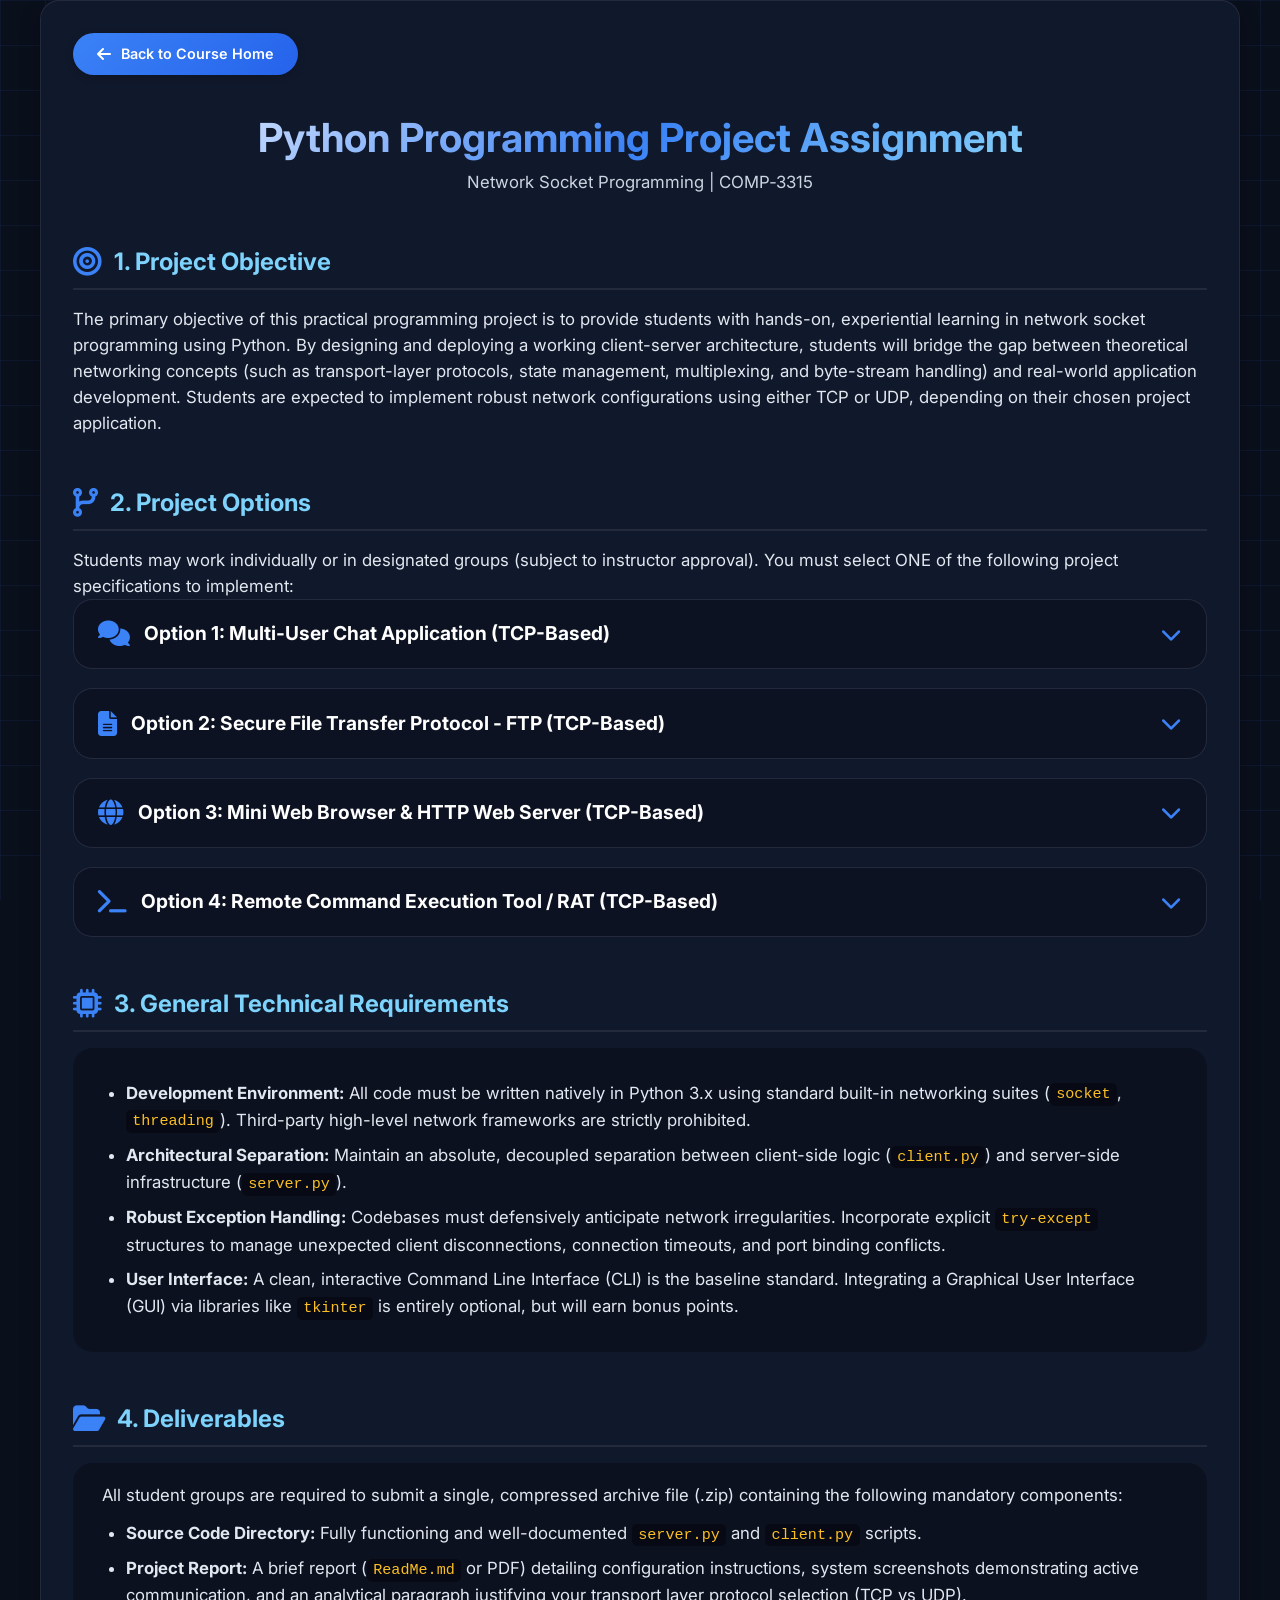
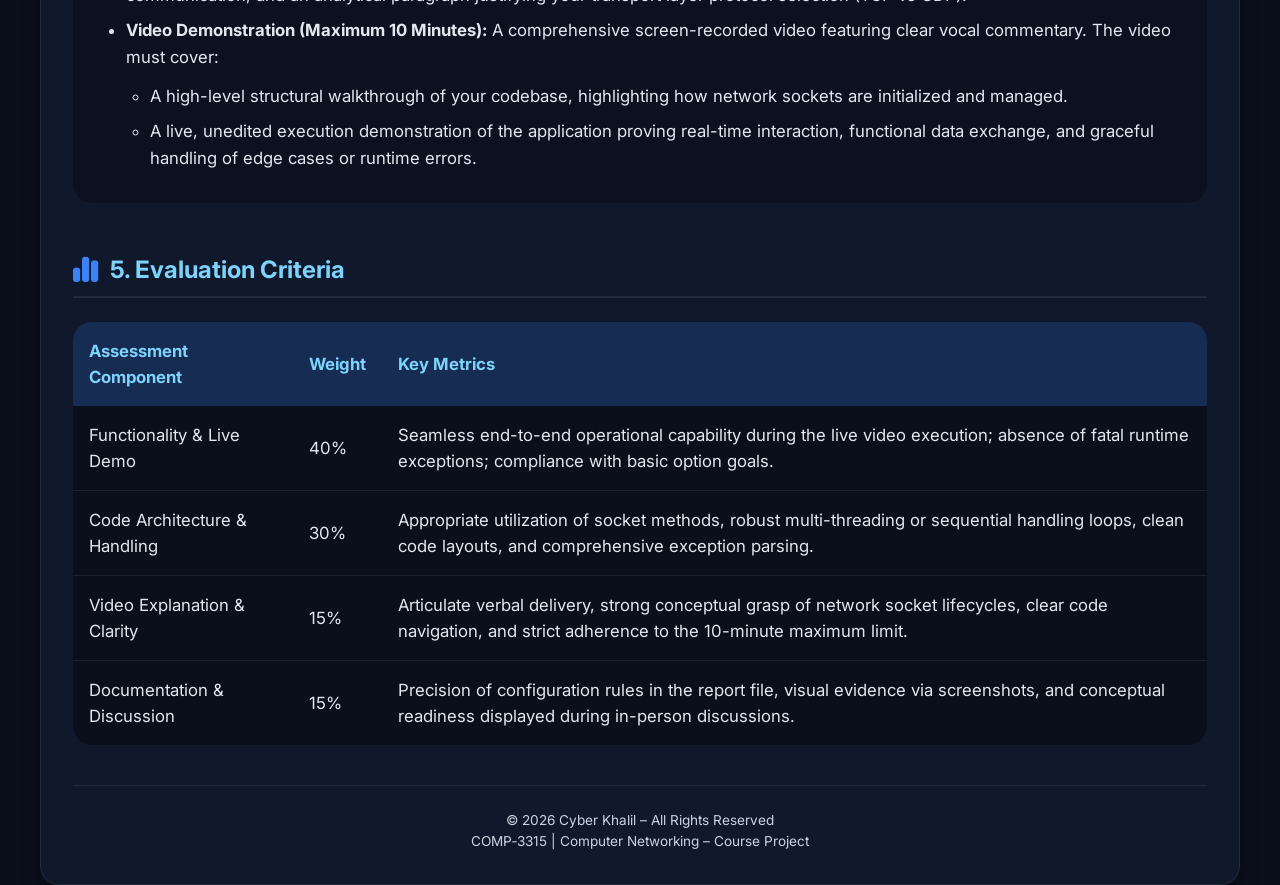
<file: project.html>
<!doctype html>
<html lang="en">
  <head>
    <meta charset="UTF-8" />
    <meta
      name="viewport"
      content="width=device-width, initial-scale=1.0, user-scalable=yes"
    />
    <title>COMP-3315 | Course Project: Network Socket Programming</title>
    <link
      href="https://fonts.googleapis.com/css2?family=Inter:opsz,wght@14..32,400;14..32,500;14..32,600;14..32,700;14..32,800&display=swap"
      rel="stylesheet"
      onerror="this.remove()"
    />
    <link
      rel="stylesheet"
      href="https://cdnjs.cloudflare.com/ajax/libs/font-awesome/6.4.0/css/all.min.css"
      onerror="this.remove()"
    />

    <link rel="stylesheet" href="styles.css" />
    <style>
      /* ========== تعريف متغير CSS احتياطي ========== */
      :root {
        --accent: #7dd3fc;
      }

      /* ========== حاوية المحاضرة الأساسية ========== */
      .lecture-container-special {
        max-width: 1200px;
        margin: 0 auto;
        background: rgba(18, 25, 45, 0.92);
        backdrop-filter: blur(2px);
        border-radius: 1.2rem;
        padding: 2rem;
        border: 1px solid var(--border-light);
        box-shadow: 0 8px 20px rgba(0, 0, 0, 0.3);
      }

      /* ========== زر العودة المحسّن ========== */
      .home-button-enhanced {
        display: inline-flex;
        align-items: center;
        gap: 10px;
        background: linear-gradient(
          135deg,
          var(--primary),
          var(--primary-dark)
        );
        color: white;
        padding: 0.6rem 1.5rem;
        border-radius: 3rem;
        text-decoration: none;
        font-weight: 600;
        font-size: 0.9rem;
        margin-bottom: 2rem;
        transition: all 0.25s ease;
        border: none;
        box-shadow: 0 2px 8px rgba(0, 0, 0, 0.2);
      }

      .home-button-enhanced i {
        font-size: 1rem;
        transition: transform 0.2s;
      }

      .home-button-enhanced:hover {
        background: linear-gradient(135deg, var(--primary-dark), #1e40af);
        transform: translateY(-2px);
        box-shadow: 0 6px 14px rgba(59, 130, 246, 0.3);
      }

      .home-button-enhanced:hover i {
        transform: translateX(-3px);
      }

      /* ========== عنوان المشروع ========== */
      .project-hero {
        text-align: center;
        margin-bottom: 2rem;
      }

      .project-hero h1 {
        font-size: 2.5rem;
        background: linear-gradient(135deg, #ffffff, var(--primary), #a5f3fc);
        background-clip: text;
        -webkit-background-clip: text;
        color: transparent;
      }

      /* ========== تقسيمات العناوين ========== */
      .section-title {
        display: flex;
        align-items: center;
        gap: 12px;
        margin: 2rem 0 1rem 0;
        border-bottom: 2px solid var(--border-light);
        padding-bottom: 0.5rem;
        padding-top: 1rem;
      }

      .section-title i {
        font-size: 1.8rem;
        color: var(--primary);
      }

      .section-title h2 {
        font-size: 1.5rem;
        font-weight: 700;
        color: #7dd3fc;
        margin: 0;
      }

      /* ========== الأكورديون ========== */
      .accordion-option {
        background: rgba(18, 25, 45, 0.85);
        backdrop-filter: blur(4px);
        border: 1px solid var(--border-light);
        border-radius: 1.2rem;
        margin-bottom: 1.2rem;
        overflow: hidden;
        transition: all 0.2s;
      }

      .accordion-header {
        display: flex;
        justify-content: space-between;
        align-items: center;
        padding: 1.2rem 1.5rem;
        cursor: pointer;
        background: rgba(0, 0, 0, 0.25);
        transition: background 0.2s;
        user-select: none;
      }

      .accordion-header:hover {
        background: rgba(59, 130, 246, 0.1);
      }

      .accordion-title {
        display: flex;
        align-items: center;
        gap: 14px;
        font-size: 1.2rem;
        font-weight: 700;
        color: #ffffff;
      }

      .accordion-title i {
        font-size: 1.6rem;
        color: var(--primary);
      }

      .accordion-icon {
        font-size: 1.3rem;
        color: var(--primary);
        transition: transform 0.3s;
      }

      .accordion-content {
        max-height: 0;
        overflow: hidden;
        transition:
          max-height 0.4s ease-out,
          padding 0.2s;
        padding: 0 1.5rem;
        background: rgba(0, 0, 0, 0.15);
        border-top: 0px solid transparent;
      }

      .accordion-content.active {
        max-height: 900px;
        /* مساحة كافية للمحتوى */
        padding: 1.2rem 1.5rem;
        border-top: 1px solid var(--border-light);
      }

      .accordion-content p,
      .accordion-content ul {
        margin: 0.8rem 0;
        line-height: 1.6;
      }

      .accordion-content ul {
        margin-left: 1.5rem;
        padding-left: 0;
      }

      .badge-tech {
        display: inline-block;
        background: rgba(59, 130, 246, 0.2);
        border-radius: 2rem;
        padding: 0.2rem 0.8rem;
        font-size: 0.7rem;
        font-weight: 600;
        color: var(--primary);
        margin-top: 0.5rem;
      }

      /* ========== قوائم المتطلبات والتسليمات ========== */
      .requirements-list,
      .deliverables-list {
        background: rgba(0, 0, 0, 0.25);
        border-radius: 1.2rem;
        padding: 1.2rem 1.8rem;
        margin: 1rem 0;
      }

      .requirements-list ul,
      .deliverables-list ul {
        margin-left: 1.5rem;
        padding-left: 0;
      }

      .requirements-list li,
      .deliverables-list li {
        margin-bottom: 0.5rem;
        line-height: 1.6;
      }

      /* ========== كود داخل النص ========== */
      code {
        background: rgba(0, 0, 0, 0.4);
        color: #fbbf24;
        padding: 0.15rem 0.4rem;
        border-radius: 0.3rem;
        font-family: "Courier New", monospace;
        font-size: 0.9em;
      }

      /* ========== جدول التقييم ========== */
      .eval-table {
        width: 100%;
        border-collapse: collapse;
        background: rgba(0, 0, 0, 0.35);
        border-radius: 1.2rem;
        overflow: hidden;
        margin: 1.5rem 0;
      }

      .eval-table th {
        background: rgba(59, 130, 246, 0.25);
        color: var(--accent);
        /* استخدمنا المتغير المعرّف أعلاه */
        font-weight: 700;
        padding: 1rem;
        text-align: left;
      }

      .eval-table td {
        padding: 1rem;
        border-bottom: 1px solid var(--border-light);
        color: #e2e8f0;
      }

      .eval-table tr:last-child td {
        border-bottom: none;
      }

      /* ========== تذييل الصفحة ========== */
      .footer-note {
        text-align: center;
        margin-top: 2.5rem;
        padding-top: 1.5rem;
        border-top: 1px solid var(--border-light);
        color: var(--text-muted);
        font-size: 0.85rem;
      }

      /* ========== تجاوب مع الشاشات الصغيرة ========== */
      @media (max-width: 700px) {
        .lecture-container-special {
          padding: 1rem;
        }

        .accordion-header {
          padding: 1rem;
        }

        .accordion-title {
          font-size: 1rem;
        }

        .accordion-content.active {
          padding: 1rem;
        }

        .project-hero h1 {
          font-size: 1.8rem;
        }

        .eval-table th,
        .eval-table td {
          padding: 0.6rem;
          font-size: 0.85rem;
        }
      }
    </style>
  </head>

  <body>
    <div class="bg-grid"></div>
    <div class="lecture-container-special">
      <!-- زر العودة -->
      <a href="index.html" class="home-button-enhanced"
        ><i class="fas fa-arrow-left"></i> Back to Course Home</a
      >

      <!-- رأس المشروع -->
      <div class="project-hero">
        <h1>Python Programming Project Assignment</h1>
        <p style="color: var(--text-muted)">
          Network Socket Programming | COMP‑3315
        </p>
      </div>

      <!-- 1. الهدف من المشروع -->
      <div class="section-title">
        <i class="fas fa-bullseye"></i>
        <h2>1. Project Objective</h2>
      </div>
      <p>
        The primary objective of this practical programming project is to
        provide students with hands-on, experiential learning in network socket
        programming using Python. By designing and deploying a working
        client-server architecture, students will bridge the gap between
        theoretical networking concepts (such as transport-layer protocols,
        state management, multiplexing, and byte-stream handling) and real-world
        application development. Students are expected to implement robust
        network configurations using either TCP or UDP, depending on their
        chosen project application.
      </p>

      <!-- 2. خيارات المشروع (أكورديون) -->
      <div class="section-title">
        <i class="fas fa-code-branch"></i>
        <h2>2. Project Options</h2>
      </div>
      <p>
        Students may work individually or in designated groups (subject to
        instructor approval). You must select ONE of the following project
        specifications to implement:
      </p>

      <!-- الخيار 1 -->
      <div class="accordion-option">
        <div class="accordion-header" data-target="opt1">
          <div class="accordion-title">
            <i class="fas fa-comments"></i>
            <span>Option 1: Multi-User Chat Application (TCP-Based)</span>
          </div>
          <i class="fas fa-chevron-down accordion-icon"></i>
        </div>
        <div id="opt1" class="accordion-content">
          <p>
            <strong>Description:</strong> Develop a centralized chat server
            capable of managing multiple concurrent client connections. The
            server must handle incoming messages from various users and
            broadcast them dynamically to all other active clients in real-time.
          </p>
          <p>
            <strong>Core Protocols & Libraries:</strong> TCP Sockets, using
            standard built-in <code>socket</code> and
            <code>threading</code> modules.
          </p>
          <p>
            <strong>Concurrency:</strong> The server must employ multi-threading
            to handle asynchronous client inputs seamlessly without blocking the
            main execution loop.
          </p>
          <p>
            <strong>Identity Management:</strong> Clients must prompt users for
            a unique nickname or username upon initial connection, which will
            preface all broadcasted messages.
          </p>
          <span class="badge-tech"
            ><i class="fas fa-network-wired"></i> TCP · threading</span
          >
        </div>
      </div>

      <!-- الخيار 2 -->
      <div class="accordion-option">
        <div class="accordion-header" data-target="opt2">
          <div class="accordion-title">
            <i class="fas fa-file-alt"></i>
            <span
              >Option 2: Secure File Transfer Protocol - FTP (TCP-Based)</span
            >
          </div>
          <i class="fas fa-chevron-down accordion-icon"></i>
        </div>
        <div id="opt2" class="accordion-content">
          <p>
            <strong>Description:</strong> Build a dedicated file transfer system
            engineered for reliable uploading and downloading of diverse file
            types over a local network infrastructure.
          </p>
          <p>
            <strong>Reliable Transfer:</strong> Must leverage TCP sockets to
            guarantee packet delivery, strict packet ordering, and data
            integrity.
          </p>
          <p>
            <strong>Command Structure:</strong> The client interface must
            support standard actions: listing available files on the server
            directory, uploading a local file, and downloading a remote file.
          </p>
          <p>
            <strong>Data Handling:</strong> Correctly manage binary streams to
            facilitate the transfer of non-text assets (such as images, PDFs, or
            executables) without corruption, accounting for progressive
            buffering.
          </p>
          <span class="badge-tech"
            ><i class="fas fa-database"></i> TCP · binary streaming</span
          >
        </div>
      </div>

      <!-- الخيار 3 -->
      <div class="accordion-option">
        <div class="accordion-header" data-target="opt3">
          <div class="accordion-title">
            <i class="fas fa-globe"></i>
            <span
              >Option 3: Mini Web Browser & HTTP Web Server (TCP-Based)</span
            >
          </div>
          <i class="fas fa-chevron-down accordion-icon"></i>
        </div>
        <div id="opt3" class="accordion-content">
          <p>
            <strong>Description:</strong> Implement a low-level HTTP client
            (browser simulation) that constructs and transmits raw HTTP requests
            to a target web server and parses the returning HTML payload.
            Alternatively, construct a lightweight HTTP web server capable of
            serving static HTML assets to standard commercial browsers.
          </p>
          <p>
            <strong>Protocol Compliance:</strong> Adhere strictly to the basic
            syntax of the HTTP/1.1 protocol.
          </p>
          <p>
            <strong>Request/Response Processing:</strong> Handle standard GET
            requests, structural headers, and return accurate status codes
            (e.g., 200 OK, 404 Not Found, 400 Bad Request).
          </p>
          <span class="badge-tech"
            ><i class="fas fa-code"></i> HTTP/1.1 · raw sockets</span
          >
        </div>
      </div>

      <!-- الخيار 4 -->
      <div class="accordion-option">
        <div class="accordion-header" data-target="opt4">
          <div class="accordion-title">
            <i class="fas fa-terminal"></i>
            <span
              >Option 4: Remote Command Execution Tool / RAT (TCP-Based)</span
            >
          </div>
          <i class="fas fa-chevron-down accordion-icon"></i>
        </div>
        <div id="opt4" class="accordion-content">
          <p>
            <strong>Description:</strong> Design an administrative tool allowing
            a remote client to securely send operating system terminal commands
            to a target server. The server executes these commands locally and
            pipes the standard output/error back to the client console.
          </p>
          <p>
            <strong>Execution Engine:</strong> Utilize Python's built-in
            <code>subprocess</code> module to spawn shell contexts safely.
          </p>
          <p>
            <strong>Error Handling:</strong> Build resilient handling mechanisms
            to capture and forward runtime terminal errors without crashing the
            backend socket server.
          </p>
          <span class="badge-tech"
            ><i class="fas fa-shield-alt"></i> subprocess · error
            resilience</span
          >
        </div>
      </div>

      <!-- 3. المتطلبات التقنية العامة -->
      <div class="section-title">
        <i class="fas fa-microchip"></i>
        <h2>3. General Technical Requirements</h2>
      </div>
      <div class="requirements-list">
        <ul>
          <li>
            <strong>Development Environment:</strong> All code must be written
            natively in Python 3.x using standard built-in networking suites
            (<code>socket</code>, <code>threading</code>). Third-party
            high-level network frameworks are strictly prohibited.
          </li>
          <li>
            <strong>Architectural Separation:</strong> Maintain an absolute,
            decoupled separation between client-side logic
            (<code>client.py</code>) and server-side infrastructure
            (<code>server.py</code>).
          </li>
          <li>
            <strong>Robust Exception Handling:</strong> Codebases must
            defensively anticipate network irregularities. Incorporate explicit
            <code>try-except</code> structures to manage unexpected client
            disconnections, connection timeouts, and port binding conflicts.
          </li>
          <li>
            <strong>User Interface:</strong> A clean, interactive Command Line
            Interface (CLI) is the baseline standard. Integrating a Graphical
            User Interface (GUI) via libraries like <code>tkinter</code> is
            entirely optional, but will earn bonus points.
          </li>
        </ul>
      </div>

      <!-- 4. التسليمات -->
      <div class="section-title">
        <i class="fas fa-folder-open"></i>
        <h2>4. Deliverables</h2>
      </div>
      <div class="deliverables-list">
        <p>
          All student groups are required to submit a single, compressed archive
          file (.zip) containing the following mandatory components:
        </p>
        <ul>
          <li>
            <strong>Source Code Directory:</strong> Fully functioning and
            well-documented <code>server.py</code> and
            <code>client.py</code> scripts.
          </li>
          <li>
            <strong>Project Report:</strong> A brief report (<code
              >ReadMe.md</code
            >
            or PDF) detailing configuration instructions, system screenshots
            demonstrating active communication, and an analytical paragraph
            justifying your transport layer protocol selection (TCP vs UDP).
          </li>
          <li>
            <strong>Video Demonstration (Maximum 10 Minutes):</strong> A
            comprehensive screen-recorded video featuring clear vocal
            commentary. The video must cover:
            <ul>
              <li>
                A high-level structural walkthrough of your codebase,
                highlighting how network sockets are initialized and managed.
              </li>
              <li>
                A live, unedited execution demonstration of the application
                proving real-time interaction, functional data exchange, and
                graceful handling of edge cases or runtime errors.
              </li>
            </ul>
          </li>
        </ul>
      </div>

      <!-- 5. معايير التقييم -->
      <div class="section-title">
        <i class="fas fa-chart-simple"></i>
        <h2>5. Evaluation Criteria</h2>
      </div>
      <table class="eval-table">
        <thead>
          <tr>
            <th>Assessment Component</th>
            <th>Weight</th>
            <th>Key Metrics</th>
          </tr>
        </thead>
        <tbody>
          <tr>
            <td>Functionality & Live Demo</td>
            <td>40%</td>
            <td>
              Seamless end-to-end operational capability during the live video
              execution; absence of fatal runtime exceptions; compliance with
              basic option goals.
            </td>
          </tr>
          <tr>
            <td>Code Architecture & Handling</td>
            <td>30%</td>
            <td>
              Appropriate utilization of socket methods, robust multi-threading
              or sequential handling loops, clean code layouts, and
              comprehensive exception parsing.
            </td>
          </tr>
          <tr>
            <td>Video Explanation & Clarity</td>
            <td>15%</td>
            <td>
              Articulate verbal delivery, strong conceptual grasp of network
              socket lifecycles, clear code navigation, and strict adherence to
              the 10-minute maximum limit.
            </td>
          </tr>
          <tr>
            <td>Documentation & Discussion</td>
            <td>15%</td>
            <td>
              Precision of configuration rules in the report file, visual
              evidence via screenshots, and conceptual readiness displayed
              during in-person discussions.
            </td>
          </tr>
        </tbody>
      </table>

      <!-- التذييل -->
      <div class="footer-note">
        <p>
          &copy; <span id="project-year"></span> Cyber Khalil – All Rights
          Reserved
        </p>
        <p>COMP‑3315 | Computer Networking – Course Project</p>
      </div>
    </div>

    <script>
      // تعيين السنة الحالية
      document.getElementById("project-year").textContent =
        new Date().getFullYear();

      // وظيفة الأكورديون
      const headers = document.querySelectorAll(".accordion-header");
      headers.forEach((header) => {
        header.addEventListener("click", function () {
          const targetId = this.getAttribute("data-target");
          const content = document.getElementById(targetId);
          const icon = this.querySelector(".accordion-icon");

          // إغلاق كل المحتويات الأخرى أولاً (اختياري - يسمح بفتح واحد فقط في كل مرة)
          const allContents = document.querySelectorAll(".accordion-content");
          const allIcons = document.querySelectorAll(".accordion-icon");
          allContents.forEach((c) => {
            if (c !== content) {
              c.classList.remove("active");
            }
          });
          allIcons.forEach((ic) => {
            if (ic !== icon) {
              ic.style.transform = "rotate(0deg)";
            }
          });

          // تبديل حالة المحتوى المستهدف
          content.classList.toggle("active");

          // تدوير الأيقونة
          if (content.classList.contains("active")) {
            icon.style.transform = "rotate(180deg)";
          } else {
            icon.style.transform = "rotate(0deg)";
          }
        });
      });
    </script>
    <script src="scripts.js" defer></script>
  </body>
</html>
</file>
<file: styles.css>
/* styles.css - شامل للصفحة الرئيسية و lecture1 مع تحسينات */

* {
  margin: 0;
  padding: 0;
  box-sizing: border-box;
}

:root {
  --bg-dark: #0a0f1c;
  --card-bg: rgba(18, 25, 45, 0.85);
  --primary: #3b82f6;
  --primary-dark: #2563eb;
  --primary-glow: rgba(59, 130, 246, 0.5);
  --accent: #60a5fa;
  --text-light: #e2e8f0;
  --text-muted: #cbd5e1; /* تحسين التباين من #94a3b8 إلى #cbd5e1 */
  --border-light: rgba(255, 255, 255, 0.08);
  --success: #10b981;
}

body {
  font-family: "Inter", sans-serif;
  background: var(--bg-dark);
  color: var(--text-light);
  line-height: 1.55;
  overflow-x: hidden;
  font-size: 1.05rem;
}

.bg-grid,
.lecture-grid-bg {
  position: fixed;
  top: 0;
  left: 0;
  width: 100%;
  height: 100%;
  background-image:
    linear-gradient(rgba(59, 130, 246, 0.08) 1px, transparent 1px),
    linear-gradient(90deg, rgba(59, 130, 246, 0.08) 1px, transparent 1px);
  background-size: 45px 45px;
  pointer-events: none;
  z-index: -2;
}

.container,
.lecture-container {
  max-width: 1280px;
  margin: 0 auto;
  padding: 0 24px;
  position: relative;
  z-index: 2;
}

/* ========== تنسيقات الصفحة الرئيسية (index) ========== */
.course-header {
  text-align: center;
  padding: 3rem 1rem 2rem;
  border-bottom: 1px solid var(--border-light);
  margin-bottom: 2rem;
}

.course-badge,
.chapter-badge {
  display: inline-flex;
  align-items: center;
  gap: 8px;
  background: rgba(59, 130, 246, 0.15);
  backdrop-filter: blur(4px);
  border: 1px solid rgba(59, 130, 246, 0.4);
  padding: 6px 22px;
  border-radius: 40px;
  font-weight: 600;
  font-size: 0.9rem;
  margin-bottom: 1rem;
  color: var(--primary);
}

.course-header h1 {
  font-size: clamp(2.2rem, 6vw, 3.3rem);
  font-weight: 800;
  background: linear-gradient(135deg, #fff, var(--primary), #93c5fd);
  background-clip: text;
  -webkit-background-clip: text;
  color: transparent;
  margin-bottom: 0.75rem;
}

.course-sub,
.hero-sub {
  color: var(--text-muted);
  font-size: 1.2rem;
  max-width: 700px;
  margin: 0 auto;
}

.instructor-panel {
  display: flex;
  flex-wrap: wrap;
  justify-content: center;
  gap: 32px;
  background: rgba(15, 23, 42, 0.6);
  backdrop-filter: blur(8px);
  border-radius: 48px;
  padding: 18px 32px;
  margin: 28px auto 20px;
  border: 1px solid var(--border-light);
  max-width: 980px;
}

.instructor-item {
  display: flex;
  align-items: center;
  gap: 12px;
  font-size: 1rem;
}

.instructor-item i {
  color: var(--primary);
  font-size: 1.3rem;
}

.weeks-container {
  display: flex;
  flex-direction: column;
  gap: 2rem;
  margin: 2.5rem 0;
}

.week-card {
  background: var(--card-bg);
  backdrop-filter: blur(12px);
  border: 1px solid var(--border-light);
  border-radius: 32px;
  overflow: hidden;
  transition:
    transform 0.25s ease,
    box-shadow 0.3s;
}

.week-card:hover {
  transform: translateY(-4px);
  border-color: var(--primary);
  box-shadow: 0 25px 40px -18px var(--primary-glow);
}

.week-header-bar {
  background: linear-gradient(
    90deg,
    rgba(59, 130, 246, 0.15) 0%,
    rgba(15, 23, 42, 0.8) 100%
  );
  padding: 1.2rem 1.8rem;
  display: flex;
  justify-content: space-between;
  align-items: center;
  flex-wrap: wrap;
  gap: 12px;
  border-bottom: 1px solid var(--border-light);
}

.chapter-number {
  background: var(--primary);
  color: white;
  font-weight: 700;
  padding: 0.4rem 1.1rem;
  border-radius: 40px;
  font-size: 0.9rem;
}

.chapter-title-main {
  font-weight: 700;
  font-size: 1.35rem;
  color: var(--accent);
  flex: 1;
}

.lecture-btn {
  background: rgba(59, 130, 246, 0.2);
  border: 1px solid var(--primary);
  color: var(--primary);
  padding: 8px 24px;
  border-radius: 50px;
  font-size: 0.9rem;
  font-weight: 600;
  cursor: pointer;
  transition: 0.2s;
  display: inline-flex;
  align-items: center;
  gap: 8px;
  font-family: inherit;
  text-decoration: none;
}

.lecture-btn:hover {
  background: var(--primary);
  color: white;
  border-color: var(--primary);
  transform: scale(0.97);
  text-decoration: none;
}

.week-body {
  padding: 1.8rem;
}

.week-meta {
  display: flex;
  justify-content: space-between;
  align-items: center;
  margin-bottom: 1.4rem;
  flex-wrap: wrap;
  gap: 12px;
}

.chapter-topic {
  background: rgba(59, 130, 246, 0.2);
  padding: 0.3rem 1.2rem;
  border-radius: 20px;
  font-size: 0.85rem;
  font-weight: 600;
}

.content-grid {
  display: grid;
  grid-template-columns: 1fr 1fr;
  gap: 1.5rem;
}

.info-box {
  background: rgba(0, 0, 0, 0.3);
  border-radius: 24px;
  padding: 1.2rem;
  border-right: 3px solid var(--primary);
}

.info-box h4 {
  display: flex;
  align-items: center;
  gap: 10px;
  font-weight: 700;
  margin-bottom: 0.9rem;
  color: var(--accent);
  font-size: 1.1rem;
}

.info-box ul {
  list-style: none;
  padding-right: 0;
}

.info-box li {
  margin-bottom: 0.7rem;
  font-size: 0.92rem;
  line-height: 1.45;
  padding-right: 1.2rem;
  position: relative;
}

.info-box li:before {
  content: "▹";
  position: absolute;
  right: -0.5rem;
  color: var(--primary);
}

.practical-lab {
  margin-top: 1.2rem;
  background: rgba(16, 185, 129, 0.1);
  border-radius: 20px;
  padding: 1rem 1.4rem;
  border: 1px solid rgba(16, 185, 129, 0.3);
  display: flex;
  align-items: center;
  gap: 14px;
  flex-wrap: wrap;
  font-size: 0.92rem;
  font-weight: 500;
}

.practical-lab i {
  color: var(--success);
  font-size: 1.3rem;
}

.assessment-block {
  background: rgba(18, 25, 45, 0.7);
  backdrop-filter: blur(8px);
  border-radius: 32px;
  padding: 2.2rem;
  margin: 2.2rem 0;
  border: 1px solid var(--border-light);
}

.assess-grid {
  display: flex;
  flex-wrap: wrap;
  justify-content: space-between;
  gap: 24px;
  margin-top: 1.8rem;
}

.assess-card {
  background: rgba(0, 0, 0, 0.25);
  padding: 1.4rem 2rem;
  border-radius: 28px;
  flex: 1;
  min-width: 170px;
  text-align: center;
  border-bottom: 2px solid var(--primary);
}

.assess-card h3 {
  font-size: 2rem;
  font-weight: 800;
  color: var(--primary);
  margin-bottom: 8px;
}

.assess-card p {
  font-size: 1rem;
  font-weight: 600;
}

.assess-card small {
  font-size: 0.85rem;
  color: var(--text-muted);
}

.textbook-section {
  background: rgba(0, 0, 0, 0.35);
  border-radius: 32px;
  padding: 1.8rem;
  margin: 1.5rem 0 2rem;
}

.textbook-section p,
.textbook-section h3 {
  font-size: 1rem;
}

footer,
.lecture-footer {
  text-align: center;
  padding: 2rem 1rem;
  border-top: 1px solid var(--border-light);
  margin-top: 2.5rem;
  color: var(--text-muted);
  font-size: 0.9rem;
}

h2 {
  font-size: 2rem;
  font-weight: 700;
  margin: 1rem 0 0.2rem;
}

.section-desc {
  color: var(--text-muted);
  margin-bottom: 1rem;
  font-size: 1rem;
}

code {
  background: #1e293b;
  padding: 2px 10px;
  border-radius: 30px;
  font-size: 0.85rem;
}

/* ========== تنسيقات خاصة بصفحة المحاضرة lecture1 ========== */
.lecture-hero {
  text-align: center;
  padding: 2.5rem 1rem 2rem;
  border-bottom: 1px solid var(--border-light);
  margin-bottom: 2rem;
}

.lecture-hero h1 {
  font-size: clamp(1.8rem, 5vw, 2.8rem);
  font-weight: 800;
  background: linear-gradient(135deg, #fff, var(--primary), #93c5fd);
  background-clip: text;
  -webkit-background-clip: text;
  color: transparent;
}

.highlight {
  background: linear-gradient(135deg, var(--primary), #93c5fd);
  background-clip: text;
  -webkit-background-clip: text;
  color: transparent;
}

.lecture-meta {
  display: flex;
  justify-content: center;
  gap: 24px;
  flex-wrap: wrap;
  margin: 1.2rem 0 0;
  font-size: 0.9rem;
  color: var(--text-muted);
}

.quick-nav {
  display: flex;
  flex-wrap: wrap;
  justify-content: center;
  gap: 12px;
  margin: 1.5rem 0 2rem;
}

.quick-nav a {
  background: rgba(59, 130, 246, 0.15);
  border: 1px solid var(--border-light);
  padding: 8px 18px;
  border-radius: 40px;
  font-size: 0.85rem;
  font-weight: 500;
  color: var(--text-light);
  text-decoration: none;
  transition: 0.2s;
}

.quick-nav a:hover {
  background: var(--primary);
  border-color: var(--primary);
  color: white;
}

.lecture-card {
  background: var(--card-bg);
  backdrop-filter: blur(12px);
  border: 1px solid var(--border-light);
  border-radius: 32px;
  padding: 1.8rem;
  margin-bottom: 2rem;
  transition: transform 0.2s;
}

.lecture-card:hover {
  border-color: var(--primary);
  box-shadow: 0 20px 35px -12px var(--primary-glow);
}

.split-grid {
  display: grid;
  grid-template-columns: 1fr 1fr;
  gap: 1.5rem;
  margin-top: 1rem;
}

.info-panel {
  background: rgba(0, 0, 0, 0.3);
  border-radius: 24px;
  padding: 1.2rem;
  border-left: 3px solid var(--primary);
}

.info-panel h3 {
  display: flex;
  align-items: center;
  gap: 10px;
  font-size: 1.2rem;
  margin-bottom: 1rem;
  color: var(--accent);
}

.info-panel ul {
  list-style: none;
  padding-left: 0;
}

.info-panel li {
  margin-bottom: 0.7rem;
  padding-left: 1.2rem;
  position: relative;
}

.info-panel li:before {
  content: "▹";
  position: absolute;
  left: -0.2rem;
  color: var(--primary);
}

.callout-icon {
  margin-top: 1rem;
  padding: 0.8rem;
  background: rgba(59, 130, 246, 0.1);
  border-radius: 20px;
  font-size: 0.9rem;
}

.protocol-compare {
  display: flex;
  flex-wrap: wrap;
  gap: 1.5rem;
  margin-top: 1rem;
  background: rgba(0, 0, 0, 0.2);
  padding: 1rem;
  border-radius: 28px;
}

.protocol-compare div {
  flex: 1;
  padding: 0.5rem;
  border-right: 1px solid var(--border-light);
}

.protocol-compare div:last-child {
  border-right: none;
}

.access-grid {
  display: grid;
  grid-template-columns: repeat(auto-fill, minmax(250px, 1fr));
  gap: 1rem;
  margin: 1rem 0;
}

.access-item {
  background: rgba(0, 0, 0, 0.25);
  padding: 1rem;
  border-radius: 20px;
  border-bottom: 2px solid var(--primary);
}

.media-list {
  display: flex;
  flex-wrap: wrap;
  gap: 12px;
  margin: 0.8rem 0;
}

.media-list span {
  background: rgba(59, 130, 246, 0.2);
  padding: 5px 15px;
  border-radius: 30px;
  font-size: 0.85rem;
}

.note {
  background: rgba(255, 255, 100, 0.1);
  padding: 0.8rem;
  border-radius: 20px;
  border-left: 4px solid var(--accent);
  margin-top: 0.8rem;
}

.core-flex {
  display: flex;
  flex-wrap: wrap;
  gap: 1.5rem;
  margin: 1rem 0;
}

.core-flex > div {
  flex: 1;
  background: rgba(0, 0, 0, 0.2);
  padding: 1rem;
  border-radius: 24px;
}

.comparison-box {
  background: rgba(59, 130, 246, 0.1);
  padding: 1rem;
  border-radius: 20px;
  margin: 1rem 0;
  border-left: 4px solid var(--primary);
}

.delay-formula {
  display: grid;
  grid-template-columns: repeat(auto-fit, minmax(200px, 1fr));
  gap: 0.8rem;
  background: rgba(0, 0, 0, 0.2);
  padding: 1rem;
  border-radius: 24px;
  margin: 1rem 0;
}

.analogy-card,
.traceroute-demo {
  background: rgba(16, 185, 129, 0.1);
  padding: 1rem;
  border-radius: 20px;
  margin: 1rem 0;
  display: flex;
  align-items: center;
  gap: 12px;
  flex-wrap: wrap;
}

pre {
  background: #0a0f1c;
  padding: 1rem;
  border-radius: 20px;
  overflow-x: auto;
  font-size: 0.8rem;
  border: 1px solid var(--border-light);
  margin: 1rem 0;
  font-family: "Courier New", monospace;
}

.security-grid {
  display: grid;
  grid-template-columns: repeat(auto-fit, minmax(220px, 1fr));
  gap: 1rem;
  margin: 1rem 0;
}

.security-grid div {
  background: rgba(0, 0, 0, 0.3);
  padding: 1rem;
  border-radius: 20px;
  border-top: 3px solid var(--primary);
}

.stack-visual {
  background: rgba(0, 0, 0, 0.3);
  border-radius: 28px;
  padding: 1rem;
  margin: 1rem 0;
}

.layer {
  background: rgba(59, 130, 246, 0.2);
  margin: 0.5rem 0;
  padding: 0.8rem 1rem;
  border-radius: 16px;
  display: flex;
  justify-content: space-between;
  align-items: center;
  flex-wrap: wrap;
  font-weight: 600;
}

.layer span {
  font-weight: normal;
  font-size: 0.85rem;
  color: var(--text-muted);
}

.encap-demo {
  display: flex;
  flex-wrap: wrap;
  align-items: center;
  justify-content: center;
  gap: 12px;
  margin: 1.5rem 0;
  background: rgba(0, 0, 0, 0.25);
  padding: 1rem;
  border-radius: 32px;
}

.encap-box {
  background: var(--primary-dark);
  padding: 8px 16px;
  border-radius: 40px;
  font-size: 0.85rem;
  font-weight: 600;
  text-align: center;
}

.encap-box .small {
  font-size: 0.7rem;
  font-weight: normal;
  display: block;
}

.timeline {
  display: flex;
  flex-direction: column;
  gap: 12px;
  margin: 1rem 0;
}

.timeline div {
  background: rgba(0, 0, 0, 0.25);
  padding: 0.8rem 1rem;
  border-radius: 20px;
  border-left: 4px solid var(--primary);
}

.callout {
  background: rgba(59, 130, 246, 0.15);
  padding: 1rem;
  border-radius: 24px;
  margin-top: 1rem;
}

.summary-core {
  background: linear-gradient(
    135deg,
    rgba(59, 130, 246, 0.1),
    rgba(15, 23, 42, 0.8)
  );
}

.review-questions {
  background: rgba(0, 0, 0, 0.3);
  padding: 1rem;
  border-radius: 24px;
  margin-top: 1rem;
  line-height: 1.8;
}

/* ========== استجابة للشاشات الصغيرة ========== */
@media (max-width: 780px) {
  .content-grid,
  .split-grid {
    grid-template-columns: 1fr;
  }
  .week-header-bar,
  .core-flex {
    flex-direction: column;
    align-items: flex-start;
  }
  body {
    font-size: 1rem;
  }
  .chapter-title-main {
    font-size: 1.2rem;
  }
  .instructor-panel {
    gap: 18px;
    padding: 16px 20px;
    border-radius: 32px;
  }
  .assess-grid {
    flex-direction: column;
    align-items: stretch;
  }
  .assess-card {
    min-width: auto;
  }
  .container,
  .lecture-container {
    padding: 0 18px;
  }
  .quick-nav {
    gap: 8px;
  }
  .quick-nav a {
    padding: 6px 12px;
    font-size: 0.75rem;
  }
}

@media (max-width: 480px) {
  .week-body,
  .lecture-card {
    padding: 1.2rem;
  }
  .info-box,
  .info-panel {
    padding: 1rem;
  }
  .assessment-block {
    padding: 1.5rem;
  }
  .course-header,
  .lecture-hero {
    padding: 2rem 0.5rem 1.5rem;
  }
  .encap-demo {
    flex-direction: column;
  }
  .layer {
    flex-direction: column;
    align-items: flex-start;
    gap: 6px;
  }
}

/* إضافة في نهاية الملف - لتحسين المسافات والعناصر القابلة للقراءة */
.lecture-container,
.lecture-container-special {
  padding: 2rem;
}

/* توحيد هوامش القوائم */
.lecture-container-special ul,
.lecture-container-special ol,
.lecture-card ul,
.lecture-card ol {
  margin: 0.75rem 0 0.75rem 1.8rem; /* مسافة من اليسار كافية */
  padding-left: 0;
}

/* عناصر الـ li تحت القوائم */
.lecture-container-special li,
.lecture-card li {
  margin-bottom: 0.5rem;
  line-height: 1.5;
}

/* للعناصر التي تحتوي على border-left (مثل الملاحظات) */
.info-note,
.homework-box,
.callout,
.comparison-box {
  padding: 1rem 1rem 1rem 1.5rem; /* زيادة padding-left */
  margin: 1.2rem 0;
  border-left-width: 4px;
  border-left-style: solid;
}

/* العناوين داخل هذه الصناديق يجب أن تحافظ على محاذاتها */
.info-note h3,
.homework-box h3,
.info-note h4,
.homework-box h4 {
  margin-top: 0;
  margin-bottom: 0.75rem;
}

/* الأعمدة (two-cols) */
.two-cols .col {
  padding: 1.2rem;
}

/* قوائم داخل الأعمدة */
.two-cols .col ul,
.two-cols .col ol {
  margin-left: 1.2rem;
}

/* تحسين عرض البطاقات (access-card) */
.access-card {
  padding: 0.8rem 1rem;
  border-left: 3px solid var(--primary);
  margin-bottom: 0.5rem;
}

/* معالجة القوائم المتداخلة */
ul ul,
ol ol,
ul ol,
ol ul {
  margin-top: 0.25rem;
  margin-bottom: 0.25rem;
}
</file>
